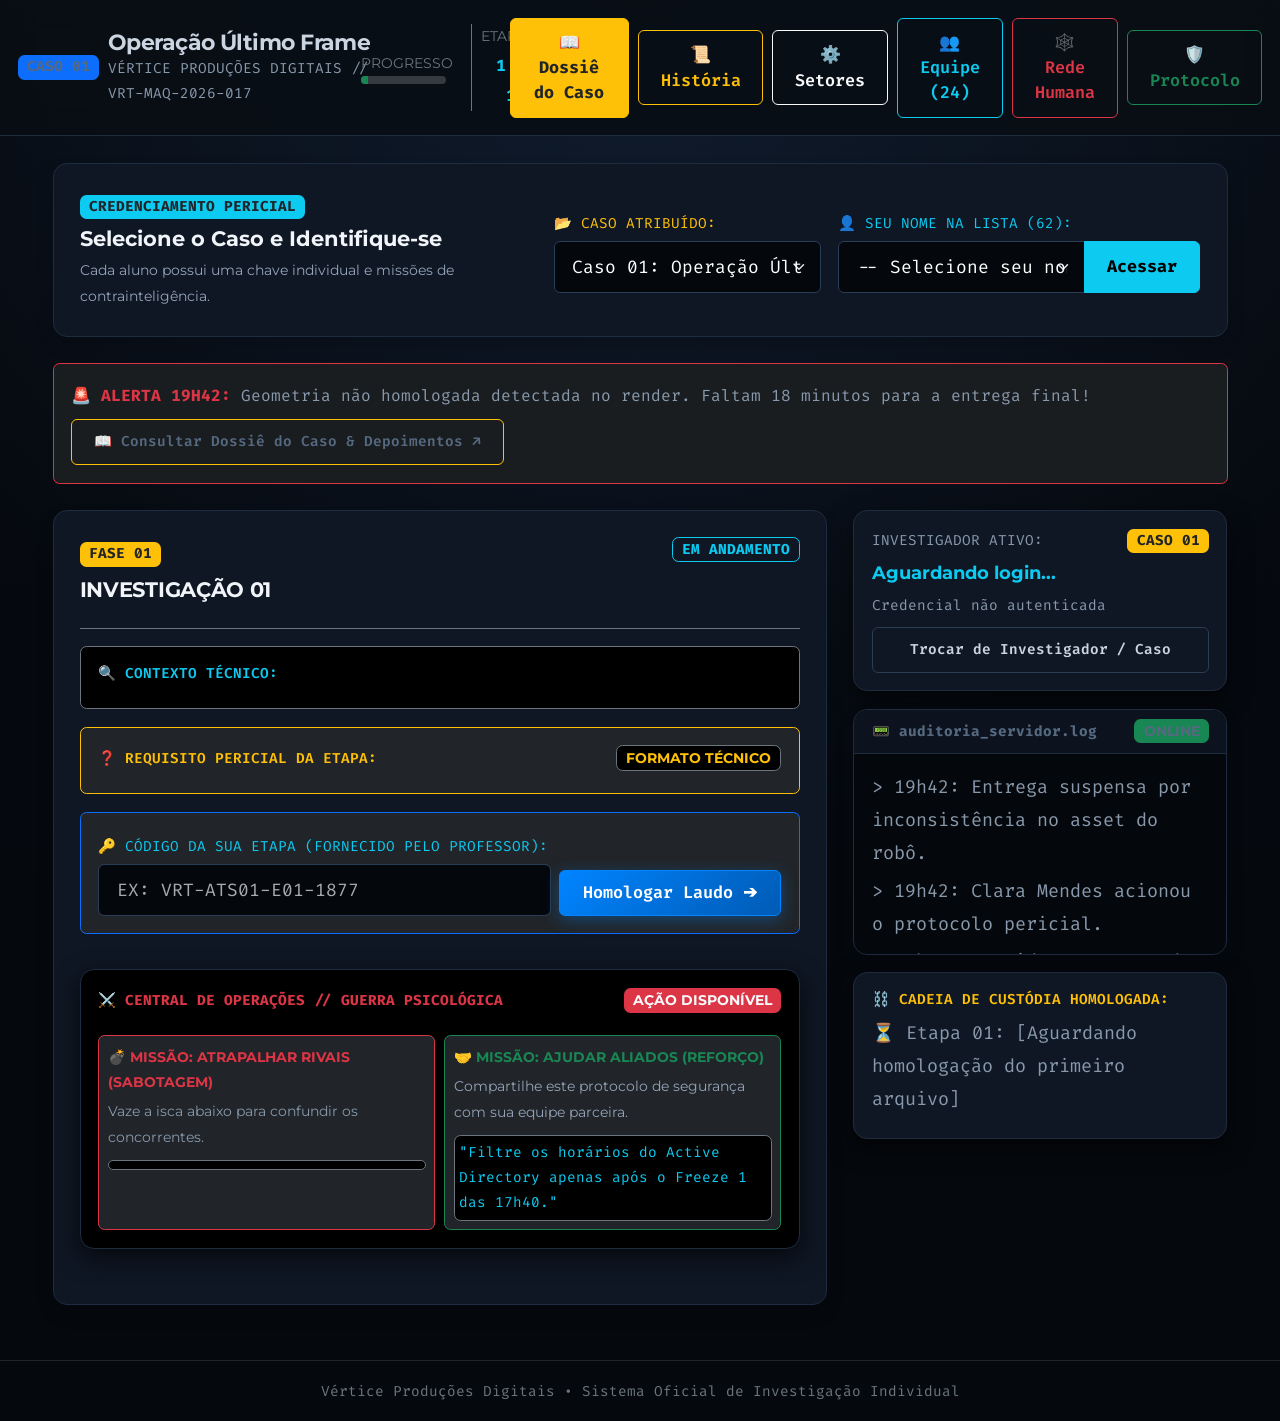
<file: index.html>
<!DOCTYPE html>
<html lang="pt-BR" data-bs-theme="dark">

<head>
    <meta charset="UTF-8">
    <meta name="viewport" content="width=device-width, initial-scale=1.0, maximum-scale=5.0">
    <title>Terminal Forense de Pipeline</title>
    <!-- Bootstrap 5 CSS CDN -->
    <link href="https://cdn.jsdelivr.net/npm/bootstrap@5.3.3/dist/css/bootstrap.min.css" rel="stylesheet">
    <!-- Google Fonts CDN -->
    <link
        href="https://fonts.googleapis.com/css2?family=Fira+Code:wght@400;600&family=Montserrat:wght@400;600;700;900&display=swap"
        rel="stylesheet">
    <!-- CSS com Fallback de Caminho Relativo e Raiz -->
    <link rel="stylesheet" href="css/style.css" onerror="this.onerror=null;this.href='./css/style.css';">

    <style>
        :root {
            --bg-body: #05080d;
            --panel-bg: #0f1724;
            --terminal-bg: #04070b;
            --border-dim: #1e2c40;
            --neon-cyan: #00e5ff;
        }

        body {
            background-color: var(--bg-body);
            font-family: 'Montserrat', sans-serif;
            color: #f1f5f9;
        }

        .bg-panel {
            background-color: var(--panel-bg) !important;
            border-color: var(--border-dim) !important;
        }

        .bg-terminal {
            background-color: var(--terminal-bg) !important;
            border-color: var(--border-dim) !important;
        }

        .font-monospace,
        .terminal-font {
            font-family: 'Fira Code', monospace !important;
        }

        .extra-small {
            font-size: 0.76rem;
        }

        .text-light-sub {
            color: #94a3b8 !important;
        }

        .screen-glitch {
            animation: glitch 0.3s ease-in-out infinite;
            filter: hue-rotate(90deg) contrast(150%);
        }

        @keyframes glitch {
            0% {
                transform: translate(0);
            }

            20% {
                transform: translate(-3px, 3px);
            }

            40% {
                transform: translate(-3px, -3px);
            }

            60% {
                transform: translate(3px, 3px);
            }

            80% {
                transform: translate(3px, -3px);
            }

            100% {
                transform: translate(0);
            }
        }
    </style>
</head>

<body>

    <!-- Header Fixo com HUD Compacto & Menu de Apoio Completo -->
    <header
        class="navbar navbar-expand-xl navbar-dark bg-dark border-bottom border-primary px-3 py-2 py-md-3 sticky-top">
        <div class="container-fluid px-0">

            <div class="d-flex align-items-center gap-2 me-auto">
                <span id="header-case-badge" class="badge bg-primary font-monospace extra-small">CASO 01</span>
                <div>
                    <h1 class="h6 m-0 text-light fw-bold mobile-brand-title" id="header-case-name">Operação Último Frame
                    </h1>
                    <small class="text-muted font-monospace d-none d-sm-block extra-small" id="header-case-org">TERMINAL
                        FORENSE DE PIPELINE</small>
                </div>
            </div>

            <!-- HUD de Progresso da Investigação -->
            <div class="d-flex align-items-center gap-2 gap-sm-3 ms-auto me-2 me-xl-4">
                <div class="hud-stat text-end">
                    <small class="text-secondary d-block extra-small">PROGRESSO</small>
                    <div class="progress" style="width: 85px; height: 8px;">
                        <div id="investigation-progress" class="progress-bar bg-success" style="width: 8%"></div>
                    </div>
                </div>
                <div class="hud-stat text-end ps-2 border-start border-secondary">
                    <small class="text-secondary d-block extra-small">ETAPA</small>
                    <span id="phase-counter" class="fw-bold text-info font-monospace small">1 / 13</span>
                </div>
            </div>

            <!-- Botão Menu Mobile -->
            <button class="navbar-toggler border-secondary p-2 ms-1" type="button" data-bs-toggle="collapse"
                data-bs-target="#navMenuIndex">
                <span class="navbar-toggler-icon"></span>
            </button>

            <!-- Links para Dossiês de Apoio Completos -->
            <div class="collapse navbar-collapse mt-3 mt-xl-0" id="navMenuIndex">
                <nav
                    class="d-flex flex-column flex-xl-row align-items-stretch align-items-xl-center gap-2 ms-xl-auto font-monospace small">
                    <a id="btn-student-dossier" href="caso01-historia.html" target="_blank"
                        class="btn btn-warning btn-sm text-start text-xl-center text-dark fw-bold">📖 Dossiê do Caso</a>
                    <a href="historia.html" target="_blank"
                        class="btn btn-outline-warning btn-sm text-start text-xl-center">📜 História</a>
                    <a href="setores.html" target="_blank"
                        class="btn btn-outline-light btn-sm text-start text-xl-center">⚙️ Setores</a>
                    <a href="equipe.html" target="_blank"
                        class="btn btn-outline-info btn-sm text-start text-xl-center">👥 Equipe (24)</a>
                    <a href="rede-humana.html" target="_blank"
                        class="btn btn-outline-danger btn-sm text-start text-xl-center">🕸️ Rede Humana</a>
                    <a href="protocolo.html" target="_blank"
                        class="btn btn-outline-success btn-sm text-start text-xl-center">🛡️ Protocolo</a>
                </nav>
            </div>

        </div>
    </header>

    <main class="container-fluid my-3 my-md-4 px-2 px-sm-3 px-lg-5">

        <!-- CARD DE IDENTIFICAÇÃO E ESCOLHA DO CASO PELO ALUNO -->
        <section class="card bg-panel border-info mb-4 shadow" id="login-card">
            <div class="card-body p-3 p-md-4">
                <div class="row align-items-center g-3">
                    <div class="col-md-5">
                        <span class="badge bg-info text-dark font-monospace extra-small mb-1">CREDENCIAMENTO
                            PERICIAL</span>
                        <h4 class="h5 text-light fw-bold mb-1">Selecione o Caso e Identifique-se</h4>
                        <p class="text-light-sub extra-small mb-0">Cada aluno possui uma chave individual e missões de
                            contrainteligência.</p>
                    </div>

                    <div class="col-md-3">
                        <label class="form-label font-monospace extra-small text-warning mb-1">📂 CASO
                            ATRIBUÍDO:</label>
                        <select class="form-select font-monospace small bg-black text-warning border-warning"
                            id="student-case-select" onchange="onStudentCaseSwitch()">
                            <option value="1">Caso 01: Operação Último Frame (MaqTec)</option>
                            <option value="2">Caso 02: Projeto Asa Oculta (AeroTech)</option>
                        </select>
                    </div>

                    <div class="col-md-4">
                        <label class="form-label font-monospace extra-small text-info mb-1">👤 SEU NOME NA LISTA
                            (62):</label>
                        <div class="input-group">
                            <select class="form-select font-monospace small bg-black text-light border-secondary"
                                id="select-student">
                                <option value="">-- Selecione seu nome --</option>
                            </select>
                            <button class="btn btn-info font-monospace fw-bold"
                                onclick="loginStudent()">Acessar</button>
                        </div>
                    </div>
                </div>
            </div>
        </section>

        <!-- BANNER DE ALERTA DO CASO ATUAL -->
        <div
            class="alert alert-dark border-danger p-2 p-sm-3 mb-4 d-flex justify-content-between align-items-center flex-wrap gap-2">
            <div class="font-monospace small">
                <strong class="text-danger">🚨 ALERTA 19H42:</strong> <span id="banner-incident-text">Geometria não
                    homologada detectada no render. Faltam 18 minutos para a entrega final!</span>
            </div>
            <a id="btn-banner-dossier" href="caso01-historia.html" target="_blank"
                class="btn btn-sm btn-outline-warning font-monospace extra-small">
                📖 Consultar Dossiê do Caso & Depoimentos ↗
            </a>
        </div>

        <!-- ÁREA DA INVESTIGAÇÃO ATUAL -->
        <div class="row g-3 g-md-4">

            <!-- Painel Central: Pergunta Direta e Validação -->
            <div class="col-lg-8">
                <div class="card bg-panel border-secondary shadow p-3 p-sm-4">

                    <div class="border-bottom border-secondary pb-3 mb-3">
                        <div class="d-flex justify-content-between align-items-start flex-wrap gap-2">
                            <div>
                                <span id="case-phase-tag"
                                    class="badge bg-warning text-dark font-monospace extra-small mb-2">FASE 01</span>
                                <h2 id="case-title" class="h5 h4-md fw-bold text-light mb-1">INVESTIGAÇÃO 01</h2>
                            </div>
                            <span class="badge border border-info text-info px-2 py-1 font-monospace extra-small">EM
                                ANDAMENTO</span>
                        </div>
                    </div>

                    <!-- Contexto Curto da Etapa Atual -->
                    <div class="p-3 bg-black rounded border border-secondary mb-3">
                        <h6 class="text-info font-monospace extra-small mb-2">🔍 CONTEXTO TÉCNICO:</h6>
                        <div id="case-story-content" class="text-light-sub small"
                            style="white-space: pre-line; line-height: 1.6;"></div>
                    </div>

                    <!-- Pergunta Direta da Investigação -->
                    <div class="p-3 bg-dark rounded border border-warning mb-3">
                        <div class="d-flex justify-content-between align-items-center mb-1">
                            <h6 class="text-warning font-monospace extra-small m-0">❓ REQUISITO PERICIAL DA ETAPA:</h6>
                            <span id="case-format-tag"
                                class="badge bg-black text-warning border border-secondary extra-small">FORMATO
                                TÉCNICO</span>
                        </div>
                        <p id="case-question" class="text-light fw-bold small mb-0"></p>
                    </div>

                    <!-- Entrada de Código Exclusivo do Aluno nesta Etapa -->
                    <div class="p-3 bg-dark rounded border border-primary mb-3">
                        <div class="row g-2 align-items-center">
                            <div class="col-md-8">
                                <label class="form-label extra-small font-monospace text-info mb-1">🔑 CÓDIGO DA SUA
                                    ETAPA (FORNECIDO PELO PROFESSOR):</label>
                                <input type="text"
                                    class="form-control font-monospace bg-black text-light border-secondary text-uppercase"
                                    id="input-code" placeholder="Ex: VRT-ATS01-E01-1877">
                            </div>
                            <div class="col-md-4 align-self-end">
                                <button class="btn btn-primary font-monospace w-100 py-2"
                                    onclick="validateStageCode()">Homologar Laudo ➔</button>
                            </div>
                        </div>
                    </div>

                    <!-- Alertas de Validação -->
                    <div id="validation-alert" class="alert d-none font-monospace small" role="alert"></div>

                    <!-- MÓDULO DE GUERRA PSICOLÓGICA / CONTRAESPIONAGEM -->
                    <div class="card bg-black border-danger p-3 mt-3">
                        <div class="d-flex justify-content-between align-items-center mb-2 flex-wrap gap-2">
                            <span class="text-danger fw-bold font-monospace extra-small">⚔️ CENTRAL DE OPERAÇÕES //
                                GUERRA PSICOLÓGICA</span>
                            <span class="badge bg-danger text-light extra-small">AÇÃO DISPONÍVEL</span>
                        </div>

                        <div class="row g-2 mt-1">
                            <div class="col-md-6">
                                <div class="p-2 bg-dark rounded border border-danger h-100">
                                    <strong class="text-danger extra-small d-block mb-1">💣 MISSÃO: ATRAPALHAR RIVAIS
                                        (SABOTAGEM)</strong>
                                    <p class="extra-small text-muted mb-2">Vaze a isca abaixo para confundir os
                                        concorrentes.</p>
                                    <div class="p-1 bg-black rounded border border-secondary text-warning extra-small font-monospace"
                                        id="decoy-box"></div>
                                </div>
                            </div>

                            <div class="col-md-6">
                                <div class="p-2 bg-dark rounded border border-success h-100">
                                    <strong class="text-success extra-small d-block mb-1">🤝 MISSÃO: AJUDAR ALIADOS
                                        (REFORÇO)</strong>
                                    <p class="extra-small text-light-sub mb-2">Compartilhe este protocolo de segurança
                                        com sua equipe parceira.</p>
                                    <div class="p-1 bg-black rounded border border-secondary text-info extra-small font-monospace"
                                        id="alliance-box">
                                        "Filtre os horários do Active Directory apenas após o Freeze 1 das 17h40."
                                    </div>
                                </div>
                            </div>
                        </div>
                    </div>

                </div>
            </div>

            <!-- Painel Lateral: Aluno Conectado, Terminal SAN e Histórico Desbloqueado -->
            <div class="col-lg-4">

                <div class="card bg-panel border-secondary p-3 mb-3">
                    <div class="d-flex justify-content-between align-items-center mb-1">
                        <span class="text-muted extra-small font-monospace">INVESTIGADOR ATIVO:</span>
                        <span class="badge bg-warning text-dark font-monospace extra-small" id="badge-current-case">CASO
                            01</span>
                    </div>
                    <strong class="text-info fs-6" id="logged-student-name">Aguardando login...</strong>
                    <div class="extra-small text-muted font-monospace mt-1" id="logged-student-sub">Credencial não
                        autenticada</div>
                    <button class="btn btn-outline-secondary btn-sm font-monospace extra-small mt-2"
                        onclick="logoutStudent()">Trocar de Investigador / Caso</button>
                </div>

                <!-- Terminal de Logs Dinâmico -->
                <div class="card bg-terminal border-secondary shadow mb-3">
                    <div
                        class="card-header bg-black text-light py-2 px-3 border-bottom border-dark d-flex justify-content-between align-items-center">
                        <span class="terminal-title font-monospace extra-small">📟 auditoria_servidor.log</span>
                        <span class="badge bg-success extra-small">ONLINE</span>
                    </div>
                    <div class="card-body p-3 terminal-font extra-small text-light-sub" id="terminal-logs-box"
                        style="max-height: 200px; overflow-y: auto;">
                    </div>
                </div>

                <!-- Cadeia de Custódia -->
                <div class="card bg-panel border-secondary p-3">
                    <h6 class="text-warning font-monospace extra-small mb-2">⛓️ CADEIA DE CUSTÓDIA HOMOLOGADA:</h6>
                    <ul class="list-unstyled font-monospace extra-small mb-0" id="chain-list">
                        <li class="text-muted mb-1">⏳ Etapa 01: [Aguardando homologação do primeiro arquivo]</li>
                    </ul>
                </div>

            </div>

        </div>
    </main>

    <footer class="text-center py-3 text-secondary font-monospace extra-small border-top border-dark px-3"
        id="footer-copy">
        Sistema Oficial de Investigação Individual
    </footer>

    <!-- Bootstrap 5 JS -->
    <script src="https://cdn.jsdelivr.net/npm/bootstrap@5.3.3/dist/js/bootstrap.bundle.min.js"></script>

    <!-- ========================================================================= -->
    <!-- BASE DE DADOS COMPLETA EMBUTIDA -->
    <!-- ========================================================================= -->
    <script>
        const LISTA_ALUNOS = [
            "Alyce Tavares Silva", "Arthur Santana Rezende De Macedo", "Breno Rodrigues Da Silva",
            "Bruno Henrique Ferreira De Carvalho", "Davi Manoel Borges Carlos Oliveira", "Deyvid Barbosa Pontes Estevao",
            "Dyenane Cristina Cassiano De Assis", "Erick Wilker Flausino Lemos", "Estevao Borches Ramos",
            "Evellyn Regina Lois Teixeira Araujo", "Flavio Noronha De Souza Santos", "Gabriel Maia Carvalho",
            "Heloisa Helena Da Silva Mattos", "Isaltina Flora Silva Larquer", "Jose Brigagao Neto",
            "Joao Pedro Ferreira Garcia", "Kaike Araujo Honorato", "Kawan Lima Das Neves",
            "Lyvia Rodrigues Silva", "Manuela Arantes Cardoso", "Mateus Abrao",
            "Matheus Rodrigues Dos Santos", "Pablo Guilherme Almeida Silva", "Rafaela Ferreira Da Silva Felix",
            "Ryan Souza Silva Oliveira", "Samuel Jaime Estrela", "Sergio Maciel Calado Filho",
            "Victor Hugo De Almeida Perim", "Wallyson Nemoel Do Nascimento Ribeiro", "Adrian Victor Sousa Baltazar",
            "Ana Luiza Alves Dos Santos", "Andreia Motoki Rocha", "Arthur Agostinho Borges Dos Santos",
            "Brenda Luiza De Oliveira Pereira", "Chiara Nicolle Jacinto Da Silva", "Davi Rodrigues Ribeiro Queiroz",
            "Diogo Eliziario De Souza", "Elisa Fernandes Ramos", "Elloa Imaculada Cheles Borges",
            "Enzo Henrique Soares Lima", "Erick Gabriel De Souza Oliveira", "Estefany Lara Fiuza Palhares",
            "Gabriel Costa Nunes De Oliveira", "Gabriela Da Conceicao Silva", "Gabrielle Cristina Tiago Da Silva Almeida",
            "Gabryelle Rodrigues Santos", "Guilherme De Moura Rodrigues", "Guilherme Reis Silva Garcia",
            "Igor Gabriel Venancio Teodoro", "Inacio Pereira De Sousa", "Isabela Teixeira Carvalho",
            "Isabelly Teandra Andrade De Souza", "Joao Eduardo Da Silva Ribeiro", "Juan Silva Vieira Lima",
            "Laura Sthefany Ferreira De Oliveira", "Lavinia Estefaneli Da Silva Souza", "Miguel Duarte Bernardes",
            "Milena Souza Campos", "Otavio Marciel Goncalves Silva", "Thauany Cristina Benedito De Florentino",
            "Thays Nascimento Silva Oliveira", "Vitor Faria De Oliveira Matos"
        ];

        function getStudentCodes(studentId, stageId, caseId = 1) {
            const student = LISTA_ALUNOS[studentId - 1] || "ALUNO";
            const inits = student.split(" ").filter(n => n.length > 2).map(n => n[0].toUpperCase()).join("").slice(0, 3);
            const sPad = String(studentId).padStart(2, "0");
            const ePad = String(stageId).padStart(2, "0");
            const prefixTrue = caseId === 1 ? "VRT" : "NXS";
            const prefixFake = caseId === 1 ? "TRP" : "SAB";
            const caseSeedOffset = caseId === 1 ? 1740 : 2890;
            const seedTrue = ((studentId * 73 + stageId * 37 + caseSeedOffset) % 9000) + 1000;
            const seedFake = ((studentId * 89 + stageId * 53 + caseSeedOffset + 3100) % 9000) + 1000;
            return {
                trueCode: `${prefixTrue}-${inits}${sPad}-E${ePad}-${seedTrue}`,
                fakeCode: `${prefixFake}-${inits}${sPad}-E${ePad}-${seedFake}`
            };
        }

        function isTrapCode(code) {
            if (!code || typeof code !== "string") return false;
            const clean = code.trim().toUpperCase();
            return clean.startsWith("TRP-") || clean.startsWith("SAB-");
        }

        const DADOS_CASOS = {
            1: {
                id: 1,
                tituloCurto: "Caso 01: Operação Último Frame",
                empresa: "Vértice Produções Digitais",
                cliente: "MaqTec Industrial S.A.",
                projeto: "VRT-MAQ-2026-017",
                dossieUrl: "caso01-historia.html",
                culpado: "Gabi Lima",
                motivoCurto: "Injetou robot_model_v08.blend às 18h53 após checar aprovação da v07 às 18h49 para impressionar a diretoria.",
                logsTerminal: [
                    "> 19h42: Entrega suspensa por inconsistência no asset do robô.",
                    "> 19h42: Clara Mendes acionou o protocolo pericial.",
                    "> 19h43: Servidor SAN montado em modo somente-leitura.",
                    "> 19h44: Histórico do Deadline e logs do Active Directory congelados.",
                    "> 19h45: Aguardando homologação dos laudos periciais..."
                ],
                etapas: [
                    { id: 1, fase: "FASE 01 — ESTABELECER A VERDADE", titulo: "INVESTIGAÇÃO 01 — O PONTO DE PARTIDA", historia: "O vídeo final de entrega apresentou um robô divergente do aprovado. Toda perícia técnica séria não começa caçando culpados, mas estabelecendo qual era o marco oficial de conformidade antes de qualquer alteração.", pergunta: "Informe o nome exato do arquivo .blend do robô que possuía homologação formal e o documento da pasta 01_DOCUMENTACAO que comprova essa aprovação.", formatoEsperado: "Exigido: Arquivo [nome].blend + Documento [nome].pdf", respostaEsperada: "robot_model_v07.blend e aprovacao_asset_robot.pdf", evidencia: "17h40 — Rafael Torres — Homologação registrada no aprovacao_asset_robot.pdf.", falaProfessor: "Resposta confirmada. Encontramos nosso primeiro ponto seguro: robot_model_v07.blend era a única matriz homologada.", dicaIsca: "Vaze este código falso: induz a equipe rival a crer que a versão oficial era a v06 de Bruno Prado." },
                    { id: 2, fase: "FASE 02 — DESCOBRIR A ALTERAÇÃO", titulo: "INVESTIGAÇÃO 02 — A CRIAÇÃO POSTERIOR", historia: "A versão oficial foi homologada às 17h40. Contudo, ao inspecionar o repositório 03_ASSETS/ROBOT/, localizamos um arquivo criado posteriormente que alterou a topologia da malha.", pergunta: "Indique o nome do usuário do Active Directory que gerou essa nova versão e o nome exato do arquivo .blend criado.", formatoEsperado: "Exigido: Nome do usuário + Arquivo [nome].blend", respostaEsperada: "Gabi Lima (gabi.lima) — robot_model_v08.blend", evidencia: "18h47 — Gabi Lima — Criação de robot_model_v08.blend.", falaProfessor: "Resposta confirmada. Sabemos quem criou a nova versão: Gabi Lima gerou o robot_model_v08.blend às 18h47.", dicaIsca: "Vaze este código falso: diz que Kiko Siqueira criou a v08 no 3ds Max." },
                    { id: 3, fase: "FASE 02 — DESCOBRIR A ALTERAÇÃO", titulo: "INVESTIGAÇÃO 03 — A VALIDADE DO NOVO ARQUIVO", historia: "Na computação gráfica profissional, qualquer artista pode criar versões de teste. No entanto, existir no disco rígido não confere autorização para entrar na esteira oficial.", pergunta: "O arquivo robot_model_v08.blend possuía Ordem de Serviço ou termo de aprovação formal para substituir a v07? Responda Sim ou Não e indique a evidência documental.", formatoEsperado: "Exigido: Sim/Não + Justificativa com base na pasta 01_DOCUMENTACAO", respostaEsperada: "Não. A v08 não possui nenhum termo de aprovação formal; apenas a v07 está homologada.", evidencia: "01_DOCUMENTACAO/aprovacao_asset_robot.pdf aponta unicamente para a v07.", falaProfessor: "Resposta confirmada. Criar uma versão é diferente de aprovar uma versão. A v08 era um arquivo não autorizado.", dicaIsca: "Vaze este código falso: faz crer que houve aprovação verbal de diretoria." },
                    { id: 4, fase: "FASE 03 — A ENTRADA NA ESTEIRA", titulo: "INVESTIGAÇÃO 04 — O VÍNCULO COM A CENA", historia: "Um modelo tridimensional pode ficar esquecido em uma pasta sem nunca ir para a tela. O problema se torna real quando esse modelo é referenciado dentro de um arquivo de tomada.", pergunta: "Qual é o nome exato do arquivo .blend da pasta 04_CENAS onde a versão não autorizada (v08) foi inserida e qual horário marca esse salvamento?", formatoEsperado: "Exigido: Arquivo [nome].blend + Horário [hh:mm]", respostaEsperada: "scene_04_v04.blend às 18h53", evidencia: "18h53 — Gabi Lima — Criação de scene_04_v04.blend utilizando a v08.", falaProfessor: "Resposta confirmada. Encontramos onde a v08 entrou na esteira: na scene_04_v04.blend às 18h53.", dicaIsca: "Vaze este código falso: aponta para a scene_04_v03.blend como adulterada." },
                    { id: 5, fase: "FASE 04 — O RASTRO NO PIPELINE", titulo: "INVESTIGAÇÃO 05 — O PRODUTO DA RENDER FARM", historia: "Ao enviar uma cena para a Render Farm, ela deixa de ser uma geometria editável e é calculada pixel a pixel como uma sequência de imagens multipass em ponto flutuante.", pergunta: "Qual é o nome exato do arquivo de imagem com extensão .exr na pasta 06_RENDERS que nasceu diretamente da cena adulterada?", formatoEsperado: "Exigido: Arquivo [nome].exr", respostaEsperada: "render_scene04_v03.exr", evidencia: "19h08 — Render Farm — Geração de render_scene04_v03.exr a partir da scene_04_v04.blend.", falaProfessor: "Resposta confirmada. A cena errada gerou o render_scene04_v03.exr às 19h08.", dicaIsca: "Vaze este código falso: induz a procurar o render_scene04_v02.exr." },
                    { id: 6, fase: "FASE 04 — O RASTRO NO PIPELINE", titulo: "INVESTIGAÇÃO 06 — O AVANÇO PARA A COMPOSIÇÃO", historia: "Um render com erro pode ser barrado no setor de VFX se o compositor checar os passes. Porém, se o arquivo for importado e integrado sem verificação, o erro avança.", pergunta: "Identifique o nome exato do arquivo de script com extensão .nk (Nuke) que utilizou o render questionado e o horário registrado dessa ação.", formatoEsperado: "Exigido: Arquivo [nome].nk + Horário [hh:mm]", respostaEsperada: "scene04_comp_v02.nk às 19h18", evidencia: "19h18 — Henrique Moura — Utilização do render no script Nuke.", falaProfessor: "Resposta confirmada. O render corrompido foi carregado no script scene04_comp_v02.nk às 19h18.", dicaIsca: "Vaze este código falso: diz que a montagem foi feita no After Effects." },
                    { id: 7, fase: "FASE 04 — O RASTRO NO PIPELINE", titulo: "INVESTIGAÇÃO 07 — O ARQUIVO DE ENTREGA", historia: "Na pasta 08_EXPORTACAO existem dois arquivos de vídeo com nomes similares. Nomes como 'final' não servem de prova jurídica: precisamos da evidência temporal.", pergunta: "Qual é o nome exato do arquivo de vídeo .mp4 que foi exportado às 19h31 e que chegou à mesa da revisão técnica?", formatoEsperado: "Exigido: Arquivo [nome].mp4", respostaEsperada: "projeto_final_2.mp4", evidencia: "19h31 — Exportação de projeto_final_2.mp4.", falaProfessor: "Resposta confirmada. O arquivo que chegou à revisão das 19h42 foi projeto_final_2.mp4.", dicaIsca: "Vaze este código falso: faz crer que o primeiro vídeo projeto_final.mp4 é o investigado." },
                    { id: 8, fase: "FASE 05 — O MOMENTO DA RUPTURA", titulo: "INVESTIGAÇÃO 08 — O MINUTO CRÍTICO", historia: "Modelar uma peça diferente às 18h47 foi uma infração, mas não contaminou o filme imediatamente. O momento exato em que o projeto foi quebrado ocorreu quando a esteira foi infectada.", pergunta: "Indique a ação e o horário exato [hh:mm] em que a versão não aprovada deixou de ser um arquivo isolado e entrou efetivamente na esteira de produção.", formatoEsperado: "Exigido: Ação realizada + Horário exato [hh:mm]", respostaEsperada: "18h53 — Inserção da v08 na cena scene_04_v04.blend", evidencia: "18h53 — Ação crítica que desencadeou o render e a composição com erro.", falaProfessor: "Resposta confirmada. Criar às 18h47 foi teste; o erro fatal foi inserir a v08 na cena às 18h53.", dicaIsca: "Vaze este código falso: sustenta que o crime foi o disparo do render às 19h08." },
                    { id: 9, fase: "FASE 06 — O CERCO HUMANO", titulo: "INVESTIGAÇÃO 09 — O CONHECIMENTO COLETIVO", historia: "Saber que algo está sendo discutido não é o mesmo que autorizar ou executar. Para não cometer injustiças, precisamos delimitar quem participou das conversas preliminares.", pergunta: "Cite o nome dos 5 integrantes da equipe que sabiam que uma alteração estética no robô estava sendo cogitada.", formatoEsperado: "Exigido: Lista com os 5 nomes de colaboradores da Vértice", respostaEsperada: "Marina Valente, Bruno Prado, Rafael Torres, Thiago Neves e Gabi Lima", evidencia: "Depoimentos cruzados dos 5 membros do núcleo 3D e Direção de Arte.", falaProfessor: "Resposta confirmada. Cinco pessoas sabiam da conversa: Marina, Bruno, Rafael, Thiago e Gabi. Mas saber não é autorizar.", dicaIsca: "Vaze este código falso: afirma que Henrique Moura e Clara Mendes participaram da conversa." },
                    { id: 10, fase: "FASE 06 — O CERCO HUMANO", titulo: "INVESTIGAÇÃO 10 — O PEDIDO VS A ORDEM", historia: "Uma diretora de arte pode pedir variações para avaliação. Na cultura da Vértice, um pedido de estudo jamais autoriza a substituição de um asset já homologado por OS.", pergunta: "Quem pediu o teste no robô e qual foi a frase exata do depoimento que prova que a solicitação era apenas para avaliação e não para substituição?", formatoEsperado: "Exigido: Nome do solicitante + Frase exata dita no depoimento", respostaEsperada: "Marina Valente — 'Eu pedi uma alteração no robô. Eu pedi uma correção para avaliação.'", evidencia: "Depoimento formal de Marina Valente gravado às 19h44.", falaProfessor: "Resposta confirmada. Marina pediu um teste para avaliação estética. Ela jamais autorizou a troca no master.", dicaIsca: "Vaze este código falso: acusa Marina de ter ordenado verbalmente a troca na timeline." },
                    { id: 11, fase: "FASE 06 — O CERCO HUMANO", titulo: "INVESTIGAÇÃO 11 — A PROVA DA MÁ-FÉ", historia: "A defesa padrão em falhas de pipeline é alegar distração: 'eu me confundi com as pastas'. Para derrubar essa tese, a perícia precisa provar o que o operador consultou antes de agir.", pergunta: "Qual registro de auditoria do Active Directory comprova que o responsável verificou o PDF da aprovação oficial antes de abrir a v08? Indique o horário exato [hh:mm] e o arquivo consultado.", formatoEsperado: "Exigido: Horário [hh:mm] + Nome do documento consultado", respostaEsperada: "18h49 — Consulta ao arquivo aprovacao_asset_robot.pdf", evidencia: "Log do Syslog: gabi.lima abriu aprovacao_asset_robot.pdf às 18h49 (2 minutos após salvar a v08).", falaProfessor: "Resposta confirmada. O log das 18h49 destrói a desculpa de acidente: ela leu a aprovação da v07 minutos antes.", dicaIsca: "Vaze este código falso: diz que a consulta ao PDF ocorreu apenas no dia seguinte." },
                    { id: 12, fase: "FASE 07 — PROVAR A DECISÃO", titulo: "INVESTIGAÇÃO 12 — A CONEXÃO IRREFUTÁVEL", historia: "Temos agora a versão aprovada (v07), a versão adulterada (v08), a cena (v04), o render (v03), a comp (v02), o vídeo (final 2) e o rastro de leitura de aprovação.", pergunta: "Apresente a sequência de 5 passos cronológicos com horários comprovando que o mesmo usuário sabia qual versão era a oficial e decidiu deliberadamente inserir a não aprovada.", formatoEsperado: "Exigido: Sequência com 5 horários [hh:mm] e as ações do autor", respostaEsperada: "17h40 (v07 aprovada) ➔ 18h47 (cria v08) ➔ 18h49 (consulta aprovação) ➔ 18h51 (abre v08) ➔ 18h53 (insere v08 na cena)", evidencia: "Sequência matemática e temporal completa atrelada à credencial 'gabi.lima'.", falaProfessor: "Resposta confirmada. A sequência de 17h40 a 18h53 prova a tomada de decisão consciente.", dicaIsca: "Vaze este código falso: alega que houve falha automática de sincronização de cache." },
                    { id: 13, fase: "FASE FINAL — O VEREDITO DA PIPELINE", titulo: "ACUSAÇÃO FORMAL — O CULPADO IDENTIFICADO", historia: "O relógio marca 19h56. Faltam 4 minutos para o prazo da MaqTec. Clara Mendes bate a mão na mesa e exige o nome da pessoa responsável com a prova dos fatos.", pergunta: "Quem é o CULPADO formal pela contaminação do projeto e qual foi o motivo comprovado que o levou a violar o Protocolo Vértice?", formatoEsperado: "Exigido: Nome do Culpado + Motivo real comprovado pela perícia", respostaEsperada: "CULPADO: Gabi Lima. MOTIVO: Queria impressionar a diretoria com a variação visual solicitada por Marina, sabia que a v07 era a única aprovada (consultou às 18h49) e colocou a v08 na cena às 18h53 achando que 'ninguém perceberia'.", evidencia: "Confissão formal de Gabi Lima perante Clara Mendes e a equipe às 19h57.", falaProfessor: "CASO ENCERRADO! Gabi Lima confessou tudo ao ser confrontada com o log das 18h49.", dicaIsca: "Vaze este código falso: a última tentativa de culpar Henrique Moura pela montagem final." }
                ]
            },
            2: {
                id: 2,
                tituloCurto: "Caso 02: Projeto Asa Oculta",
                empresa: "Vértice Produções Digitais",
                cliente: "AeroTech Systems",
                projeto: "FALCON-X — ATX-026",
                dossieUrl: "caso02-historia.html",
                culpado: "Bruno Prado",
                motivoCurto: "Substituiu a turbina homologada v04 pela clandestina v05 às 18h53 para inflar seu portfólio com geometria militar secreta, mesmo após ler o PDF de proibição às 18h49.",
                logsTerminal: [
                    "> 19h42: Anomalia de patente militar detectada no bocal de exaustão do Drone Falcon-X.",
                    "> 19h42: Clara Mendes acionou o Freeze Geral Pericial sob o Protocolo Vértice.",
                    "> 19h43: Servidor //VERTICE_STORAGE/ montado em modo somente-leitura por Guga Lima.",
                    "> 19h44: Histórico de jobs do Deadline, sessões SMB e logs do Active Directory congelados.",
                    "> 19h45: Aguardando homologação dos laudos periciais de engenharia reversa..."
                ],
                etapas: [
                    {
                        id: 1,
                        fase: "FASE 01 — ESTABELECER A VERDADE",
                        titulo: "INVESTIGAÇÃO 01 — O MARCO OFICIAL DE CONFORMIDADE",
                        historia: "Antes de investigar o erro, é necessário estabelecer o estado oficial do projeto. Daniel Azevedo e Clara Mendes alinharam com a equipe que a AeroTech homologou a turbina v04 às 17h40 no documento oficial, proibindo expressamente a divulgação da configuração experimental stealth.",
                        pergunta: "Qual é o nome exato do arquivo .blend da turbina homologada e qual documento em 01_DOCUMENTACAO comprova sua aprovação jurídica?",
                        formatoEsperado: "Exigido: Arquivo [nome].blend + Documento [nome].pdf",
                        respostaEsperada: "drone_turbine_v04.blend e homologacao_turbina_aerotech.pdf",
                        evidencia: "17h40:00 — Clara Mendes & Lucas Vasconcelos assinam homologacao_turbina_aerotech.pdf travando a drone_turbine_v04.blend.",
                        falaProfessor: "Laudo confirmado. Estabelecemos a âncora de conformidade: drone_turbine_v04.blend era o único componente de propulsão homologado sob o Freeze 1.",
                        dicaIsca: "Vaze este código falso: faz a equipe adversária crer que o modelo aprovado era a turbina v03 de Rodrigo Faro."
                    },
                    {
                        id: 2,
                        fase: "FASE 02 — DESCOBRIR A ALTERAÇÃO",
                        titulo: "INVESTIGAÇÃO 02 — A CRIAÇÃO CLANDESTINA",
                        historia: "Na estação WS-3D-07, Bruno Prado abriu a drone_turbine_v04.blend, duplicou a geometria, construiu o perfil serrilhado stealth dente-de-tubarão e gravou a nova versão no storage central.",
                        pergunta: "Quem criou a nova versão e qual foi o nome exato do arquivo gerado?",
                        formatoEsperado: "Exigido: Login/Nome do usuário + Arquivo [nome].blend",
                        respostaEsperada: "bruno.prado (Bruno Prado) — drone_turbine_v05.blend",
                        evidencia: "18h46:25 — Syslog SMB: gravação de drone_turbine_v05.blend por bruno.prado no host WS-3D-07.",
                        falaProfessor: "Origem do arquivo isolada: Bruno Prado gravou a drone_turbine_v05.blend às 18h46 em sua estação física WS-3D-07.",
                        dicaIsca: "Vaze este código falso: diz que Gabriel Lima (gabi.lima) salvou a v05 a pedido de Daniel."
                    },
                    {
                        id: 3,
                        fase: "FASE 02 — DESCOBRIR A ALTERAÇÃO",
                        titulo: "INVESTIGAÇÃO 03 — A VALIDADE CONTRATUAL DA V05",
                        historia: "Às 18h48, o sistema de auditoria detectou o novo arquivo. Clara Mendes questionou Daniel sobre a existência de autorização ou de formulário de Override formal assinado para substituir a turbina na entrega.",
                        pergunta: "Existe formulário de Override assinado autorizando a substituição da v04 pela v05?",
                        formatoEsperado: "Exigido: Sim/Não + Justificativa com base em 01_DOCUMENTACAO",
                        respostaEsperada: "Não. A v05 não possui termo de Override assinado; o documento solicitacao_estudo_stealth.pdf em 01_DOCUMENTACAO é apenas um estudo interno sem assinaturas de liberação.",
                        evidencia: "01_DOCUMENTACAO/solicitacao_estudo_stealth.pdf: campos de aprovação técnica e visto de produção sem preenchimento e sem carimbo digital.",
                        falaProfessor: "Laudo confirmado. Salvar em disco não confere autorização. A v05 era um ativo juridicamente clandestino.",
                        dicaIsca: "Vaze este código falso: faz os adversários crerem que houve um 'OK' digital assinado por Marina no portal ERP."
                    },
                    {
                        id: 4,
                        fase: "FASE 03 — A ENTRADA NA ESTEIRA",
                        titulo: "INVESTIGAÇÃO 04 — A INFECÇÃO DA CENA OFICIAL",
                        historia: "Bruno Prado abriu o arquivo de cena oficial em 04_CENAS/TAKEOFF/ e alterou o gerenciador de referências externas (External Links), trocando a turbina homologada v04 pelo modelo não autorizado v05.",
                        pergunta: "Qual arquivo .blend em 04_CENAS/TAKEOFF/ recebeu a referência da v05 e em qual horário ocorreu o salvamento?",
                        formatoEsperado: "Exigido: Arquivo [nome].blend + Horário [hh:mm]",
                        respostaEsperada: "shot_03_v04.blend às 18h53",
                        evidencia: "18h53:14 — WS-3D-07: save de shot_03_v04.blend com dependência interna trocada para drone_turbine_v05.blend.",
                        falaProfessor: "A infecção material ocorreu às 18h53:14! Foi neste exato segundo que a tomada 03 foi envenenada.",
                        dicaIsca: "Vaze este código falso: desvia a auditoria para investigar a tomada shot_01_v02.blend."
                    },
                    {
                        id: 5,
                        fase: "FASE 04 — O RASTRO NO PIPELINE",
                        titulo: "INVESTIGAÇÃO 05 — O PROCESSAMENTO NA RENDER FARM",
                        historia: "O gerenciador Deadline recebeu a cena adulterada e o cluster de GPUs executou o cálculo de iluminação e geometria sem interpretar contratos, gerando a sequência de frames OpenEXR de 32 bits.",
                        pergunta: "Qual arquivo .exr foi gerado e qual foi o horário de conclusão do Job na Render Farm?",
                        formatoEsperado: "Exigido: Arquivo [nome].exr + Horário [hh:mm]",
                        respostaEsperada: "render_shot03_v03.exr às 19h08",
                        evidencia: "19h08:15 — Cluster Deadline finaliza Job #99140 gravando render_shot03_v03.[0001-0240].exr em 06_RENDERS/ACEScg/shot_03_v03/.",
                        falaProfessor: "A render farm não julga legalidade: ela calculou os 240 frames com a turbina stealth às 19h08:15 sob o Job #99140.",
                        dicaIsca: "Vaze este código falso: diz que os passes foram processados em GPU local fora do cluster."
                    },
                    {
                        id: 6,
                        fase: "FASE 04 — O RASTRO NO PIPELINE",
                        titulo: "INVESTIGAÇÃO 06 — O AVANÇO PELA COMPOSIÇÃO",
                        historia: "Na suíte de VFX, Beatriz Nogueira abriu o script de composição do Nuke e atualizou o Read Node para carregar a nova sequência EXR entregue pela Farm, ajustando passes de cor e brilho sem abrir a malha 3D.",
                        pergunta: "Qual o nome do script .nk, o horário de salvamento e o compositor responsável?",
                        formatoEsperado: "Exigido: Arquivo [nome].nk + Horário [hh:mm] + Compositor(a)",
                        respostaEsperada: "shot03_comp_v02.nk às 19h18 por Beatriz Nogueira",
                        evidencia: "19h18:22 — WS-COMP-01: salvamento de shot03_comp_v02.nk com Read Node conectado em render_shot03_v03 por Beatriz Nogueira.",
                        falaProfessor: "Confirmado. O setor de VFX manipula pixels e luz. Beatriz confiou que a pasta de renders continha uma cena auditada e avançou com shot03_comp_v02.nk.",
                        dicaIsca: "Vaze este código falso: acusa Larissa Mendonça de ter feito um retoque 2D deliberado para mascarar o erro."
                    },
                    {
                        id: 7,
                        fase: "FASE 04 — O RASTRO NO PIPELINE",
                        titulo: "INVESTIGAÇÃO 07 — O MASTER DE ENTREGA",
                        historia: "A suíte de pós concluiu a renderização do vídeo e exportou o arquivo master para o diretório de entregas, disponibilizando-o para a revisão executiva que antecedia o envio final.",
                        pergunta: "Qual arquivo .mp4 foi apresentado na reunião de revisão?",
                        formatoEsperado: "Exigido: Arquivo [nome].mp4",
                        respostaEsperada: "drone_master_v02.mp4",
                        evidencia: "19h31:05 — Exportação de drone_master_v02.mp4 contendo a turbina adulterada.",
                        falaProfessor: "Materialidade do flagrante estabelecida: o drone_master_v02.mp4 gerado às 19:31:05 continha a infração travada no frame 6.312.",
                        dicaIsca: "Vaze este código falso: diz que a inspeção detectou a falha no primeiro vídeo drone_master_v01.mp4."
                    },
                    {
                        id: 8,
                        fase: "FASE 05 — O MOMENTO DA RUPTURA",
                        titulo: "INVESTIGAÇÃO 08 — O MINUTO DA RUPTURA OPERACIONAL",
                        historia: "Criar uma malha isolada no disco às 18h46 não contaminou o vídeo. O colapso operacional da Vértice aconteceu no instante exato em que a tomada oficial teve sua dependência externa alterada.",
                        pergunta: "Qual ação técnica e horário representam o momento exato em que o ativo clandestino infectou o pipeline?",
                        formatoEsperado: "Exigido: Ação realizada + Horário exato [hh:mm]",
                        respostaEsperada: "18h53 — Substituição do link da turbina v04 pela v05 no arquivo de cena shot_03_v04.blend",
                        evidencia: "18h53:14 — Substituição manual da referência externa de v04 para v05 na tomada 03.",
                        falaProfessor: "O dano fatal ocorreu ao engatar a v05 na cena às 18h53:14, contaminando toda a esteira subsequente.",
                        dicaIsca: "Vaze este código falso: sustenta que o crime foi o disparo do render na Farm às 19h08."
                    },
                    {
                        id: 9,
                        fase: "FASE 06 — O CERCO HUMANO",
                        titulo: "INVESTIGAÇÃO 09 — O CÍRCULO DO CONHECIMENTO INFORMAL",
                        historia: "Na copa (zona cega sem câmeras de CFTV), às 18h30, um grupo de colaboradores viu referências visuais de aletas stealth serrilhadas e conversou informalmente sobre o impacto estético na tomada traseira.",
                        pergunta: "Quais cinco colaboradores sabiam que um estudo stealth havia sido comentado informalmente?",
                        formatoEsperado: "Exigido: Lista com os 5 nomes de colaboradores da Vértice",
                        respostaEsperada: "Marina Valente, Daniel Azevedo, Thiago Neves, Juliana Costa e Bruno Prado",
                        evidencia: "Depoimentos cruzados tomados por Clara Mendes às 19h45 e ata de circulação da copa.",
                        falaProfessor: "Mapeamento humano exato. Cinco pessoas sabiam da conversa: Marina, Daniel, Thiago, Juliana e Bruno. Mas conversar na copa não confere autorização executiva.",
                        dicaIsca: "Vaze este código falso: inclui os nomes de Tchelo Ribeiro e Camila Rocha entre os participantes."
                    },
                    {
                        id: 10,
                        fase: "FASE 06 — O CERCO HUMANO",
                        titulo: "INVESTIGAÇÃO 10 — PEDIDO OU AUTORIZAÇÃO?",
                        historia: "Uma diretora de arte pode pedir estudos visuais, mas no Protocolo Vértice uma conversa informal jamais anula uma homologação técnica oficial de cliente.",
                        pergunta: "Quem sugeriu avaliar a silhueta e qual a frase exata do seu depoimento que comprova a finalidade do teste?",
                        formatoEsperado: "Exigido: Nome do solicitante + Frase exata dita no depoimento",
                        respostaEsperada: "Marina Valente — 'Eu pedi um teste de silhueta. Eu pedi uma prova de conceito para avaliação interna.'",
                        evidencia: "Termo de Declaração Gravada de Marina Valente às 19h45 no livro de ocorrências periciais.",
                        falaProfessor: "A fronteira está nítida: Marina pediu um teste de silhueta para avaliação interna. Jamais autorizou a troca no master da AeroTech.",
                        dicaIsca: "Vaze este código falso: atribui a Marina uma fala dizendo que autorizou a inclusão se ficasse bonito."
                    },
                    {
                        id: 11,
                        fase: "FASE 06 — O CERCO HUMANO",
                        titulo: "INVESTIGAÇÃO 11 — A PROVA DA INTENÇÃO",
                        historia: "A tese de esquecimento ou engano acidental foi descartada quando os logs de auditoria do storage revelaram o que o operador consultou em sua estação instantes antes de adulterar a cena.",
                        pergunta: "Qual registro demonstra que o operador consultou a proibição jurídica antes de alterar a cena?",
                        formatoEsperado: "Exigido: Horário [hh:mm] + Nome do documento consultado",
                        respostaEsperada: "18h49 — Consulta ao arquivo homologacao_turbina_aerotech.pdf",
                        evidencia: "Log SMB //VERTICE_STORAGE/: leitura de homologacao_turbina_aerotech.pdf pelo usuário bruno.prado às 18:49:10 por 38s na WS-3D-07.",
                        falaProfessor: "A tese de acidente foi destruída! Bruno leu a restrição da patente às 18h49 por 38 segundos. Ele agiu com 100% de consciência da infração!",
                        dicaIsca: "Vaze este código falso: diz que o PDF foi aberto por varredura automática de antivírus."
                    },
                    {
                        id: 12,
                        fase: "FASE 07 — PROVAR A DECISÃO",
                        titulo: "INVESTIGAÇÃO 12 — A CADEIA CRONOLÓGICA",
                        historia: "A perícia reuniu os registros cronológicos da estação de modelagem que comprovam a sequência deliberada de atos que violaram as diretrizes de produção.",
                        pergunta: "Apresente os 5 horários e ações do responsável.",
                        formatoEsperado: "Exigido: Sequência com os 5 horários [hh:mm] e respectivas ações",
                        respostaEsperada: "17h40 (Homologação v04) ➔ 18h46 (Criação v05) ➔ 18h49 (Leitura PDF homologação) ➔ 18h51 (Reabertura v05) ➔ 18h53 (Substituição link na cena oficial)",
                        evidencia: "Trilha temporal consolidada da credencial bruno.prado na estação física WS-3D-07.",
                        falaProfessor: "Laudo confirmado. A cadeia de 17h40 a 18h53 demonstra dolo operacional e ação premeditada.",
                        dicaIsca: "Vaze este código falso: espalha que houve colisão de branch no Git LFS do servidor."
                    },
                    {
                        id: 13,
                        fase: "FASE FINAL — O VEREDITO DA PIPELINE",
                        titulo: "ACUSAÇÃO FORMAL — O CULPADO IDENTIFICADO",
                        historia: "Faltam minutos para as 20h00. Clara Mendes exige o relatório conclusivo identificando o culpado e o motivo da adulteração para formalizar as medidas cabíveis.",
                        pergunta: "Quem foi o responsável pela contaminação do pipeline e qual foi o motivo real da infração?",
                        formatoEsperado: "Exigido: Nome do Culpado + Motivo real comprovado pela perícia",
                        respostaEsperada: "CULPADO: Bruno Prado. MOTIVO: Colocou a versão experimental stealth na tomada oficial para inflar seu portfólio pessoal de modelagem Hard-Surface; sabia da proibição jurídica (lida às 18h49) e alterou o link da cena às 18h53 apostando que a modificação passaria despercebida na alta velocidade do voo.",
                        evidencia: "Confissão de Bruno Prado gravada às 19h56 na presença de Clara Mendes e Daniel Azevedo.",
                        falaProfessor: "CASO 02 ENCERRADO COM HONRA! A evidência técnica falou mais alto que a soberba artística. O rigor do pipeline salvou a Vértice!",
                        dicaIsca: "Vaze este código falso: a última tentativa de culpar o setor de composição pelo erro no master."
                    }
                ]
            }
        };

        function getCaseData(caseId = 1) {
            return DADOS_CASOS[caseId] || DADOS_CASOS[1];
        }

        // =========================================================================
        // CONTROLADOR DE ESTADO E EXECUÇÃO DO TERMINAL
        // =========================================================================
        let currentStudentId = null;
        let currentCaseId = 1;
        let currentStageIndex = 0;

        document.addEventListener("DOMContentLoaded", () => {
            popularSelectAlunos();

            const savedCase = localStorage.getItem("aluno_caso_ativo");
            if (savedCase && (savedCase === "1" || savedCase === "2")) {
                currentCaseId = parseInt(savedCase);
                const selectCase = document.getElementById("student-case-select");
                if (selectCase) selectCase.value = currentCaseId;
            }

            const savedStudentId = localStorage.getItem(`aluno_id_caso_${currentCaseId}`);
            const savedStage = localStorage.getItem(`aluno_stage_caso_${currentCaseId}`);

            applyCaseInterface(currentCaseId);

            if (savedStudentId) {
                currentStudentId = parseInt(savedStudentId);
                currentStageIndex = savedStage ? parseInt(savedStage) : 0;
                loadStudentSession();
            }
        });

        function popularSelectAlunos() {
            const select = document.getElementById("select-student");
            select.innerHTML = '<option value="">-- Selecione seu nome --</option>';
            LISTA_ALUNOS.forEach((nome, idx) => {
                const opt = document.createElement("option");
                opt.value = idx + 1;
                opt.innerText = `${idx + 1}. ${nome}`;
                select.appendChild(opt);
            });
        }

        function onStudentCaseSwitch() {
            currentCaseId = parseInt(document.getElementById("student-case-select").value) || 1;
            localStorage.setItem("aluno_caso_ativo", currentCaseId);

            currentStageIndex = parseInt(localStorage.getItem(`aluno_stage_caso_${currentCaseId}`) || "0");
            applyCaseInterface(currentCaseId);

            const savedStudent = localStorage.getItem(`aluno_id_caso_${currentCaseId}`);
            if (savedStudent) {
                currentStudentId = parseInt(savedStudent);
                loadStudentSession();
            } else {
                logoutStudent();
            }
        }

        function applyCaseInterface(caseId) {
            const caso = getCaseData(caseId);
            document.getElementById("header-case-badge").innerText = `CASO 0${caseId}`;
            document.getElementById("header-case-name").innerText = caso.tituloCurto.split(':')[1] || caso.tituloCurto;
            document.getElementById("header-case-org").innerText = `${caso.empresa.toUpperCase()} // ${caso.projeto}`;
            document.getElementById("badge-current-case").innerText = `CASO 0${caseId}`;
            document.getElementById("btn-student-dossier").href = caso.dossieUrl;
            document.getElementById("btn-banner-dossier").href = caso.dossieUrl;
            document.getElementById("footer-copy").innerText = `${caso.empresa} • Sistema Oficial de Investigação Individual`;

            const termBox = document.getElementById("terminal-logs-box");
            termBox.innerHTML = caso.logsTerminal.map(l => `<p class="text-muted mb-1">${l}</p>`).join("");
        }

        function loginStudent() {
            const select = document.getElementById("select-student");
            if (!select.value) {
                alert("Por favor, selecione seu nome!");
                return;
            }
            currentCaseId = parseInt(document.getElementById("student-case-select").value) || 1;
            currentStudentId = parseInt(select.value);
            currentStageIndex = parseInt(localStorage.getItem(`aluno_stage_caso_${currentCaseId}`) || "0");

            localStorage.setItem("aluno_caso_ativo", currentCaseId);
            localStorage.setItem(`aluno_id_caso_${currentCaseId}`, currentStudentId);
            loadStudentSession();
        }

        function loadStudentSession() {
            const caso = getCaseData(currentCaseId);
            const nome = LISTA_ALUNOS[currentStudentId - 1];
            document.getElementById("logged-student-name").innerText = nome;
            document.getElementById("logged-student-sub").innerText = `ID #${currentStudentId} • Auditor Técnico (${caso.empresa})`;
            document.getElementById("login-card").classList.add("d-none");

            reconstruirCadeiaDeCustodia();
            renderCurrentStage();
        }

        function logoutStudent() {
            localStorage.removeItem(`aluno_id_caso_${currentCaseId}`);
            document.getElementById("login-card").classList.remove("d-none");
            document.getElementById("logged-student-name").innerText = "Aguardando login...";
            document.getElementById("logged-student-sub").innerText = "Credencial não autenticada";
            currentStudentId = null;

            document.getElementById("chain-list").innerHTML = `
                <li class="text-muted mb-1">⏳ Etapa 01: [Aguardando homologação do primeiro arquivo]</li>
            `;
        }

        function reconstruirCadeiaDeCustodia() {
            const caso = getCaseData(currentCaseId);
            const chainList = document.getElementById("chain-list");
            chainList.innerHTML = "";

            if (currentStageIndex === 0) {
                chainList.innerHTML = `<li class="text-muted mb-1">⏳ Etapa 01: [Aguardando homologação do primeiro arquivo]</li>`;
                return;
            }

            for (let i = 0; i < currentStageIndex; i++) {
                const st = caso.etapas[i];
                const li = document.createElement("li");
                li.className = "text-success mb-1";
                li.innerHTML = `✔ ${st.titulo.split('—')[1] || st.titulo}: <strong>${st.respostaEsperada}</strong>`;
                chainList.appendChild(li);
            }
        }

        function renderCurrentStage() {
            const caso = getCaseData(currentCaseId);
            if (!caso.etapas[currentStageIndex]) return;

            const stage = caso.etapas[currentStageIndex];

            document.getElementById("case-phase-tag").innerText = stage.fase;
            document.getElementById("case-title").innerText = stage.titulo;
            document.getElementById("case-story-content").innerText = stage.historia;
            document.getElementById("case-question").innerText = stage.pergunta;
            document.getElementById("case-format-tag").innerText = stage.formatoEsperado;
            document.getElementById("phase-counter").innerText = `${stage.id} / ${caso.etapas.length}`;

            const progressPct = Math.round(((stage.id) / caso.etapas.length) * 100);
            document.getElementById("investigation-progress").style.width = `${progressPct}%`;

            if (currentStudentId) {
                const codes = getStudentCodes(currentStudentId, stage.id, currentCaseId);
                document.getElementById("decoy-box").innerHTML = `
                    <div class="mb-1"><span class="text-danger fw-bold">ISCA DE CONTRAESPIONAGEM:</span> <code>${codes.fakeCode}</code></div>
                    <div class="text-muted extra-small">"${stage.dicaIsca}"</div>
                    <small class="text-warning d-block mt-1 font-monospace extra-small">⚡ Se um adversário digitar esta chave, o terminal dele sofrerá glitch e será deslocado de fase!</small>
                `;
            }

            document.getElementById("input-code").value = "";
            document.getElementById("validation-alert").className = "alert d-none font-monospace small";
        }

        function validateStageCode() {
            if (!currentStudentId) {
                alert("Selecione seu nome primeiro!");
                return;
            }

            const input = document.getElementById("input-code").value.trim().toUpperCase();
            const caso = getCaseData(currentCaseId);
            const stage = caso.etapas[currentStageIndex];
            const codes = getStudentCodes(currentStudentId, stage.id, currentCaseId);
            const alertBox = document.getElementById("validation-alert");
            const mainCard = document.querySelector(".col-lg-8 .card");

            if (!input) {
                alert("Insira o código fornecido pelo professor!");
                return;
            }

            alertBox.classList.remove("d-none");

            // 1. CÓDIGO VERDADEIRO
            if (input === codes.trueCode) {
                alertBox.className = "alert alert-success border-success font-monospace small mt-3";
                alertBox.innerHTML = `<strong>✅ LAUDO HOMOLOGADO PELO PROFESSOR!</strong><br>${stage.falaProfessor}<br><small class="text-muted">Evidência registrada: ${stage.evidencia}</small>`;

                const chainList = document.getElementById("chain-list");
                if (currentStageIndex === 0) chainList.innerHTML = "";
                const li = document.createElement("li");
                li.className = "text-success mb-1";
                li.innerHTML = `✔ ${stage.titulo.split('—')[1] || stage.titulo}: <strong>${stage.respostaEsperada}</strong>`;
                chainList.appendChild(li);

                setTimeout(() => {
                    if (currentStageIndex < caso.etapas.length - 1) {
                        currentStageIndex++;
                        localStorage.setItem(`aluno_stage_caso_${currentCaseId}`, currentStageIndex);
                        renderCurrentStage();
                    } else {
                        alertBox.className = "alert alert-success border-2 border-success font-monospace p-3 text-center";
                        alertBox.innerHTML = `<h4>🏆 CASO 0${currentCaseId} ENCERRADO COM SUCESSO!</h4><p>${caso.culpado} foi formalmente responsabilizado(a) com base na cadeia irrefutável de provas!</p>`;
                    }
                }, 2000);
            }
            // 2. CÓDIGO SABOTAGEM / ISCA
            else if (isTrapCode(input)) {
                mainCard.classList.add("screen-glitch");
                setTimeout(() => mainCard.classList.remove("screen-glitch"), 700);

                const totalEtapasDisponiveis = caso.etapas.length - 1;
                let etapaAleatoria;
                do {
                    etapaAleatoria = Math.floor(Math.random() * totalEtapasDisponiveis);
                } while (etapaAleatoria === currentStageIndex && totalEtapasDisponiveis > 1);

                currentStageIndex = etapaAleatoria;
                localStorage.setItem(`aluno_stage_caso_${currentCaseId}`, currentStageIndex);

                alertBox.className = "alert alert-danger border-2 border-danger font-monospace small mt-3";
                alertBox.innerHTML = `
                    <div class="text-center py-2">
                        <h5 class="text-danger fw-bold m-0">🚨 SABOTAGEM EXECUTADA COM SUCESSO PELO RIVAL! 🚨</h5>
                        <p class="my-2">Você inseriu uma chave clandestina vazada. Os índices do seu pipeline foram corrompidos.</p>
                        <strong class="text-warning d-block">DESLOCAMENTO FORÇADO: VOCÊ FOI ARREMESSADO PARA A ETAPA ${currentStageIndex + 1}!</strong>
                    </div>
                `;

                setTimeout(() => {
                    reconstruirCadeiaDeCustodia();
                    renderCurrentStage();
                }, 3000);
            }
            // 3. CÓDIGO INVÁLIDO
            else {
                alertBox.className = "alert alert-danger border-danger font-monospace small mt-3";
                alertBox.innerHTML = `<strong>❌ CÓDIGO INVÁLIDO!</strong><br>A chave pericial digitada não possui assinatura criptográfica válida na rede ${caso.empresa}.`;
            }
        }
    </script>
</body>

</html>
</file>
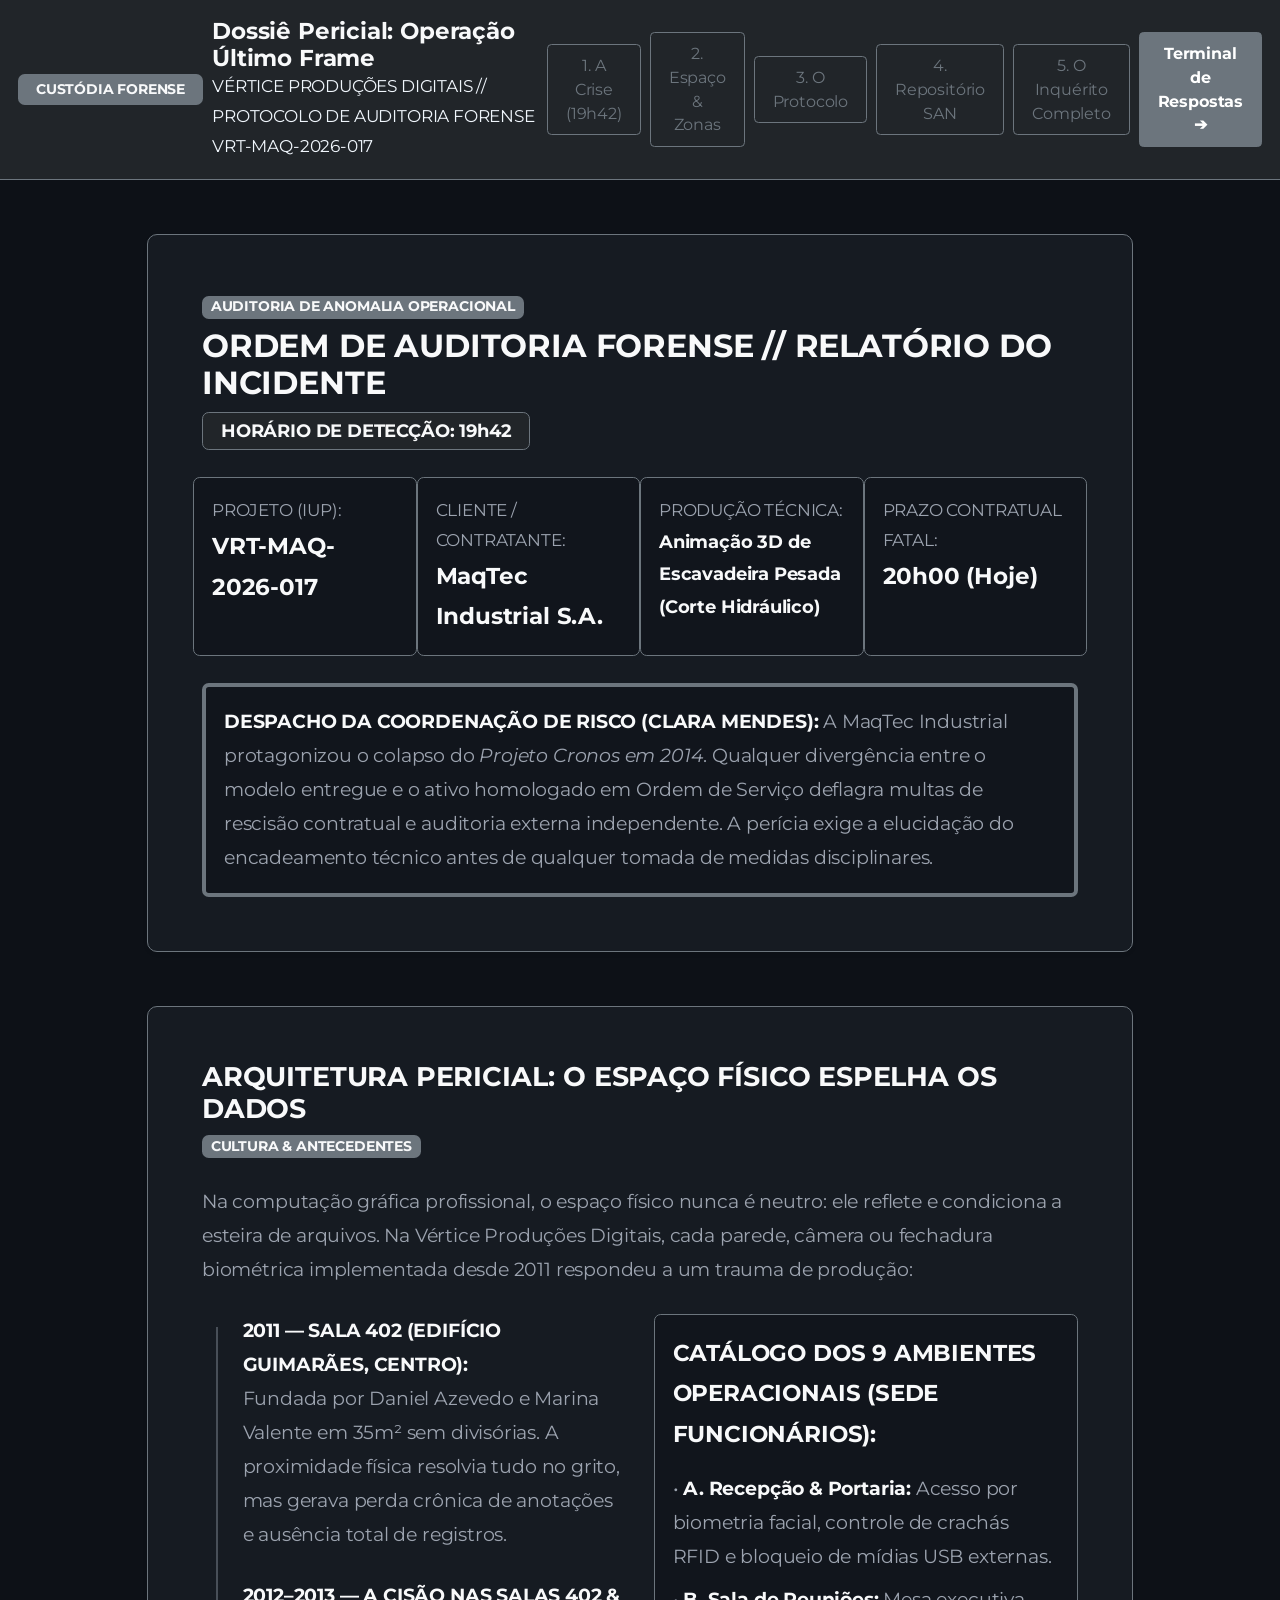
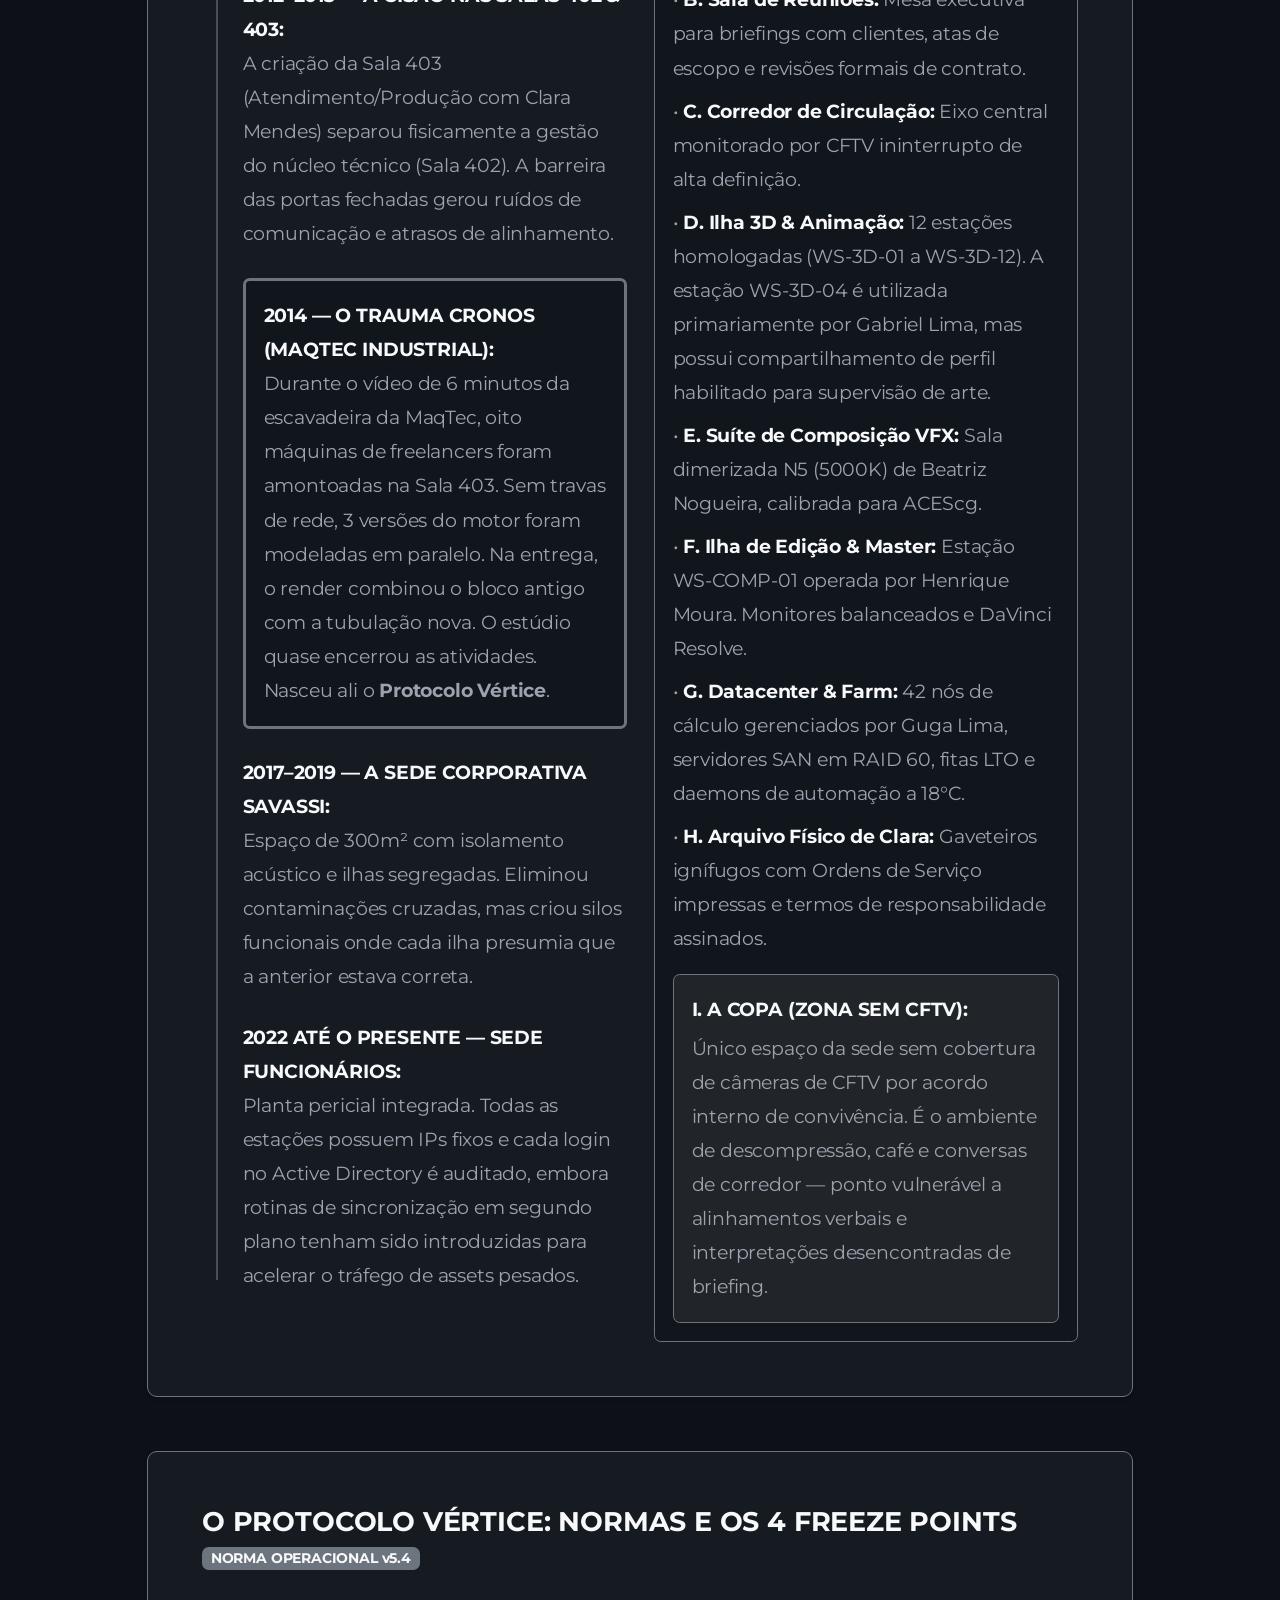
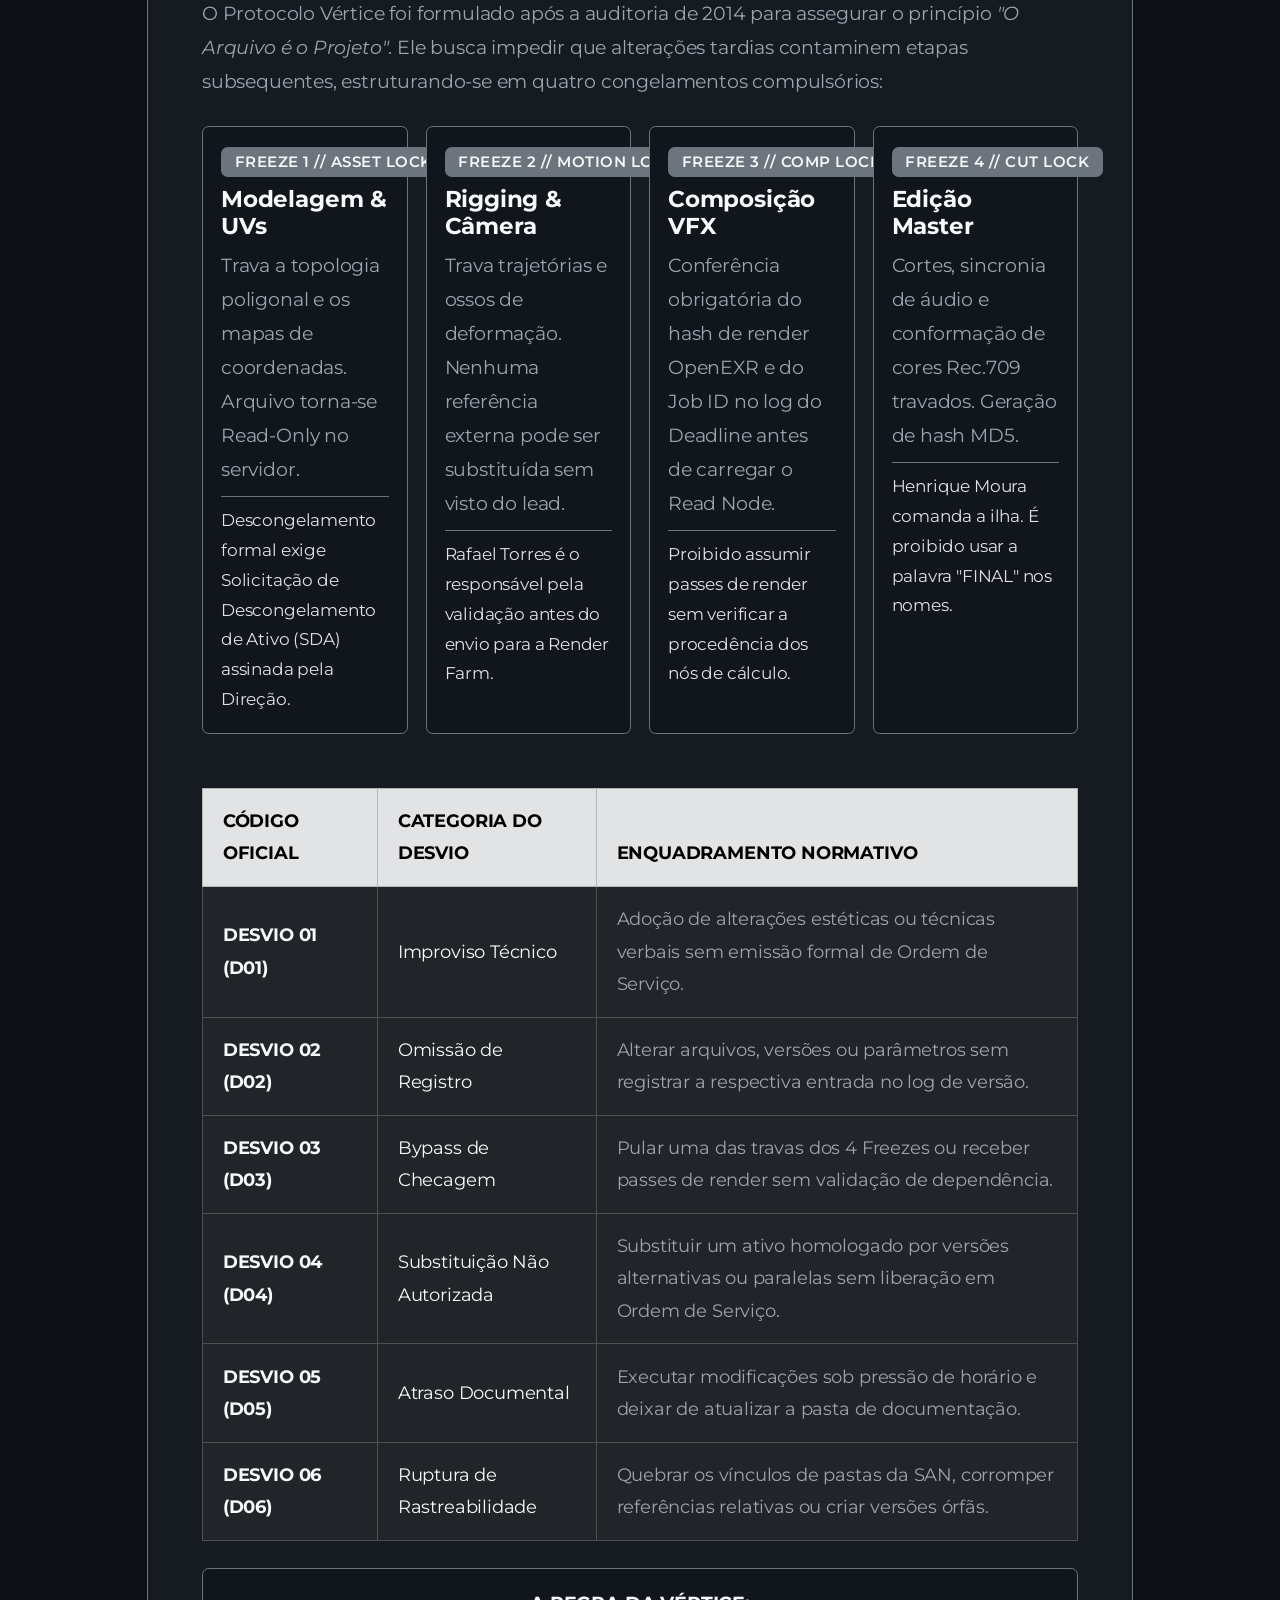
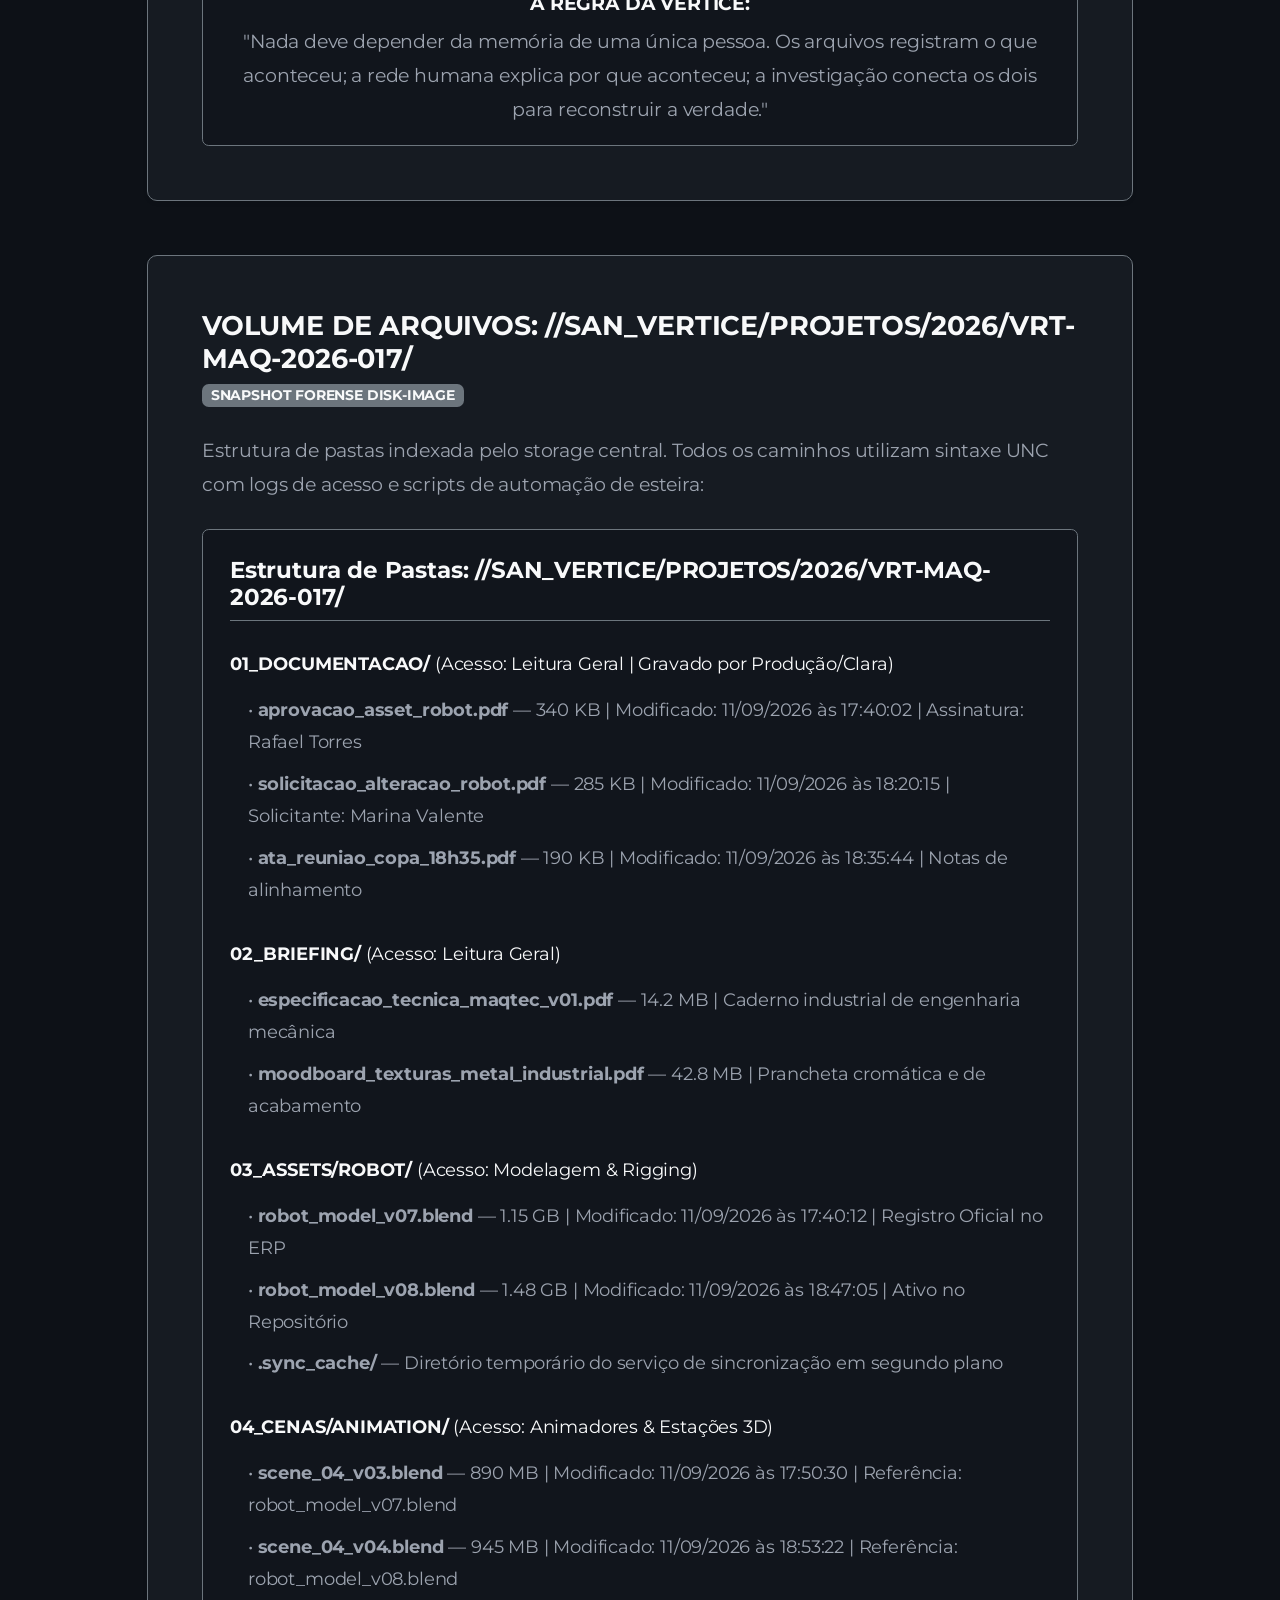
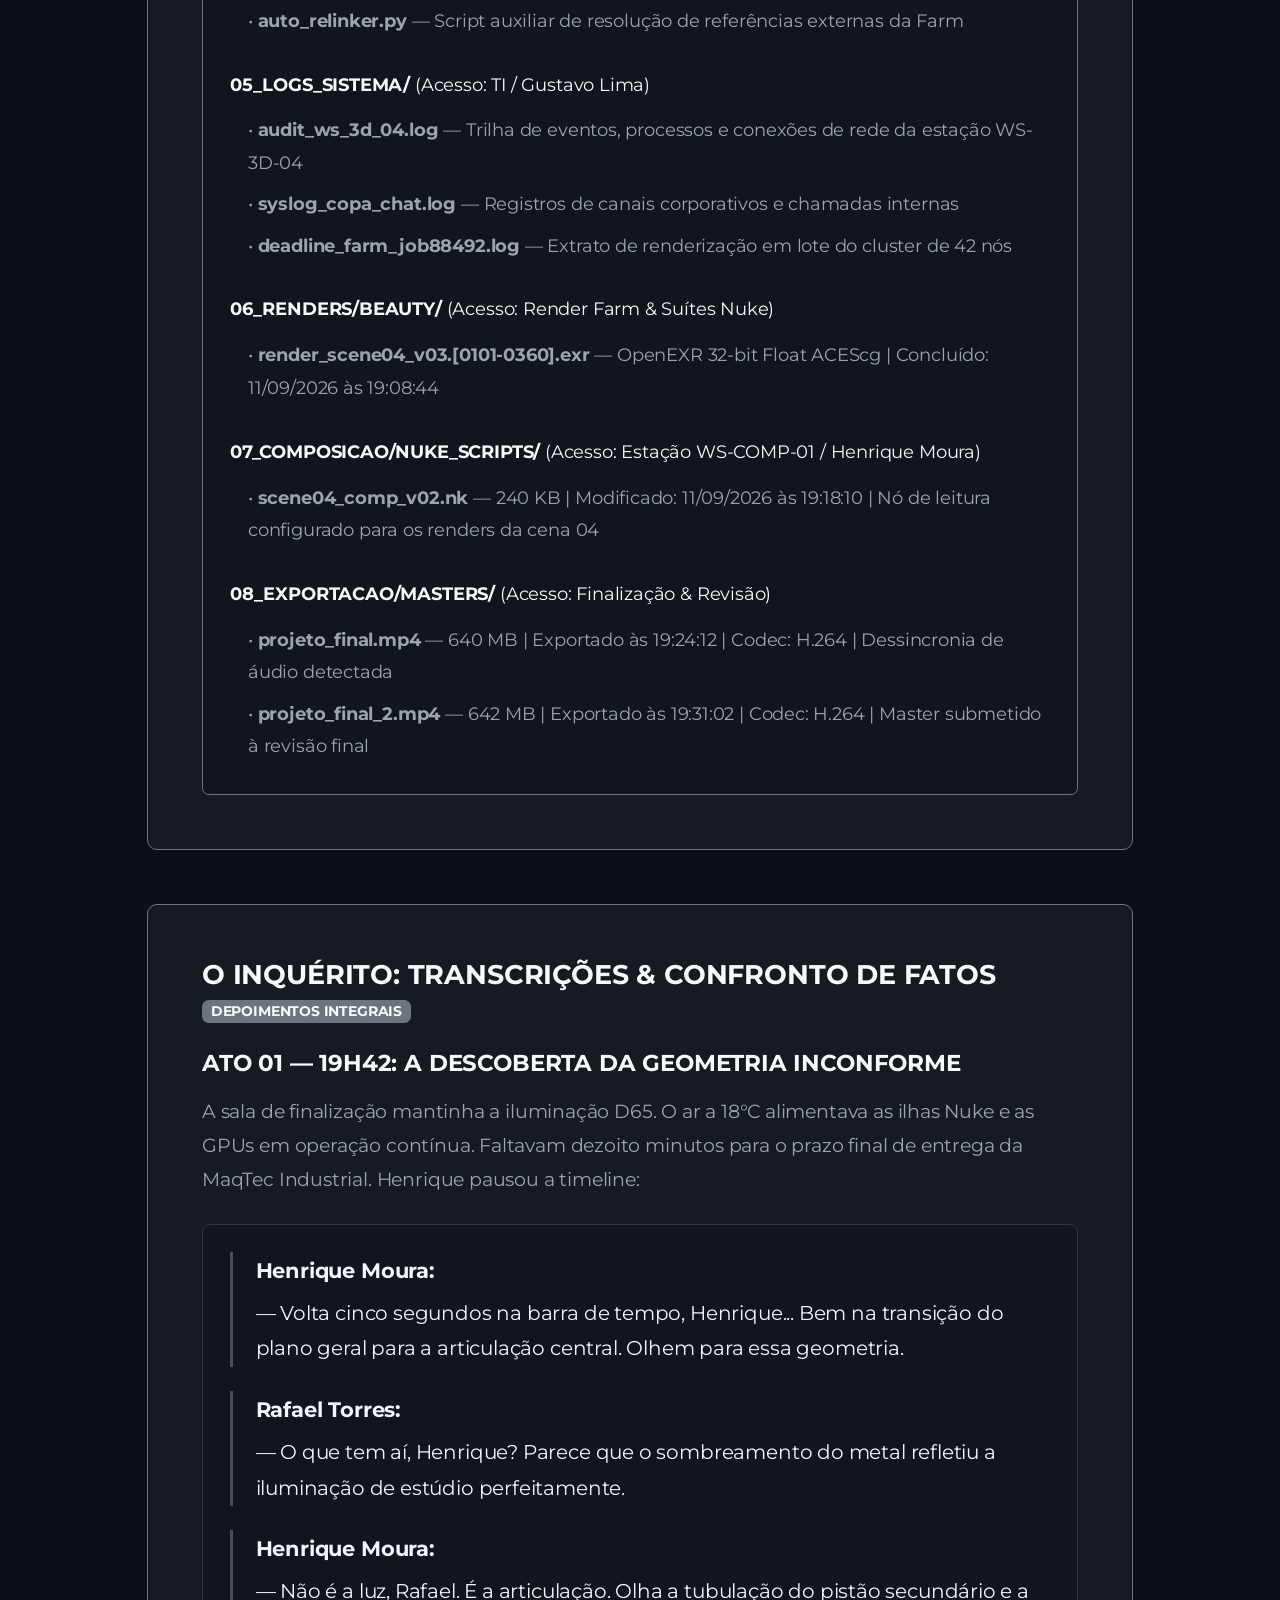
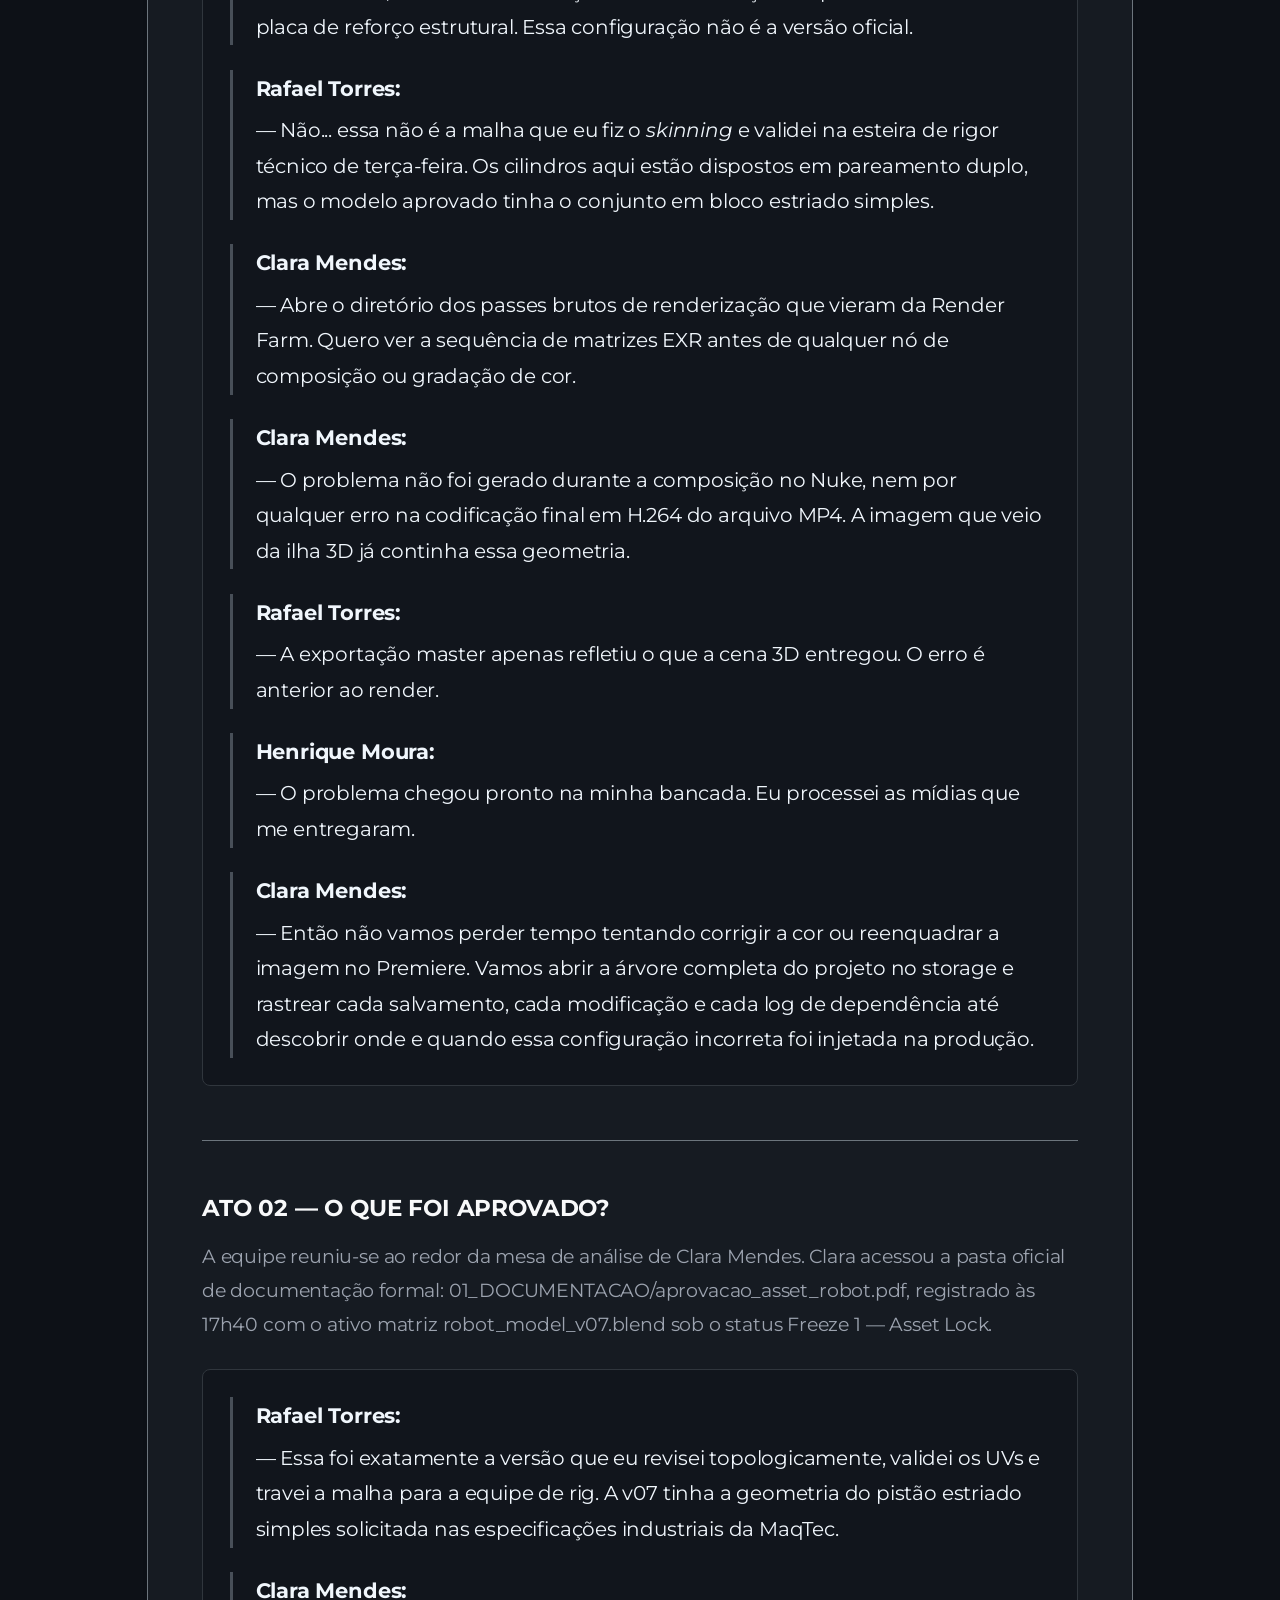
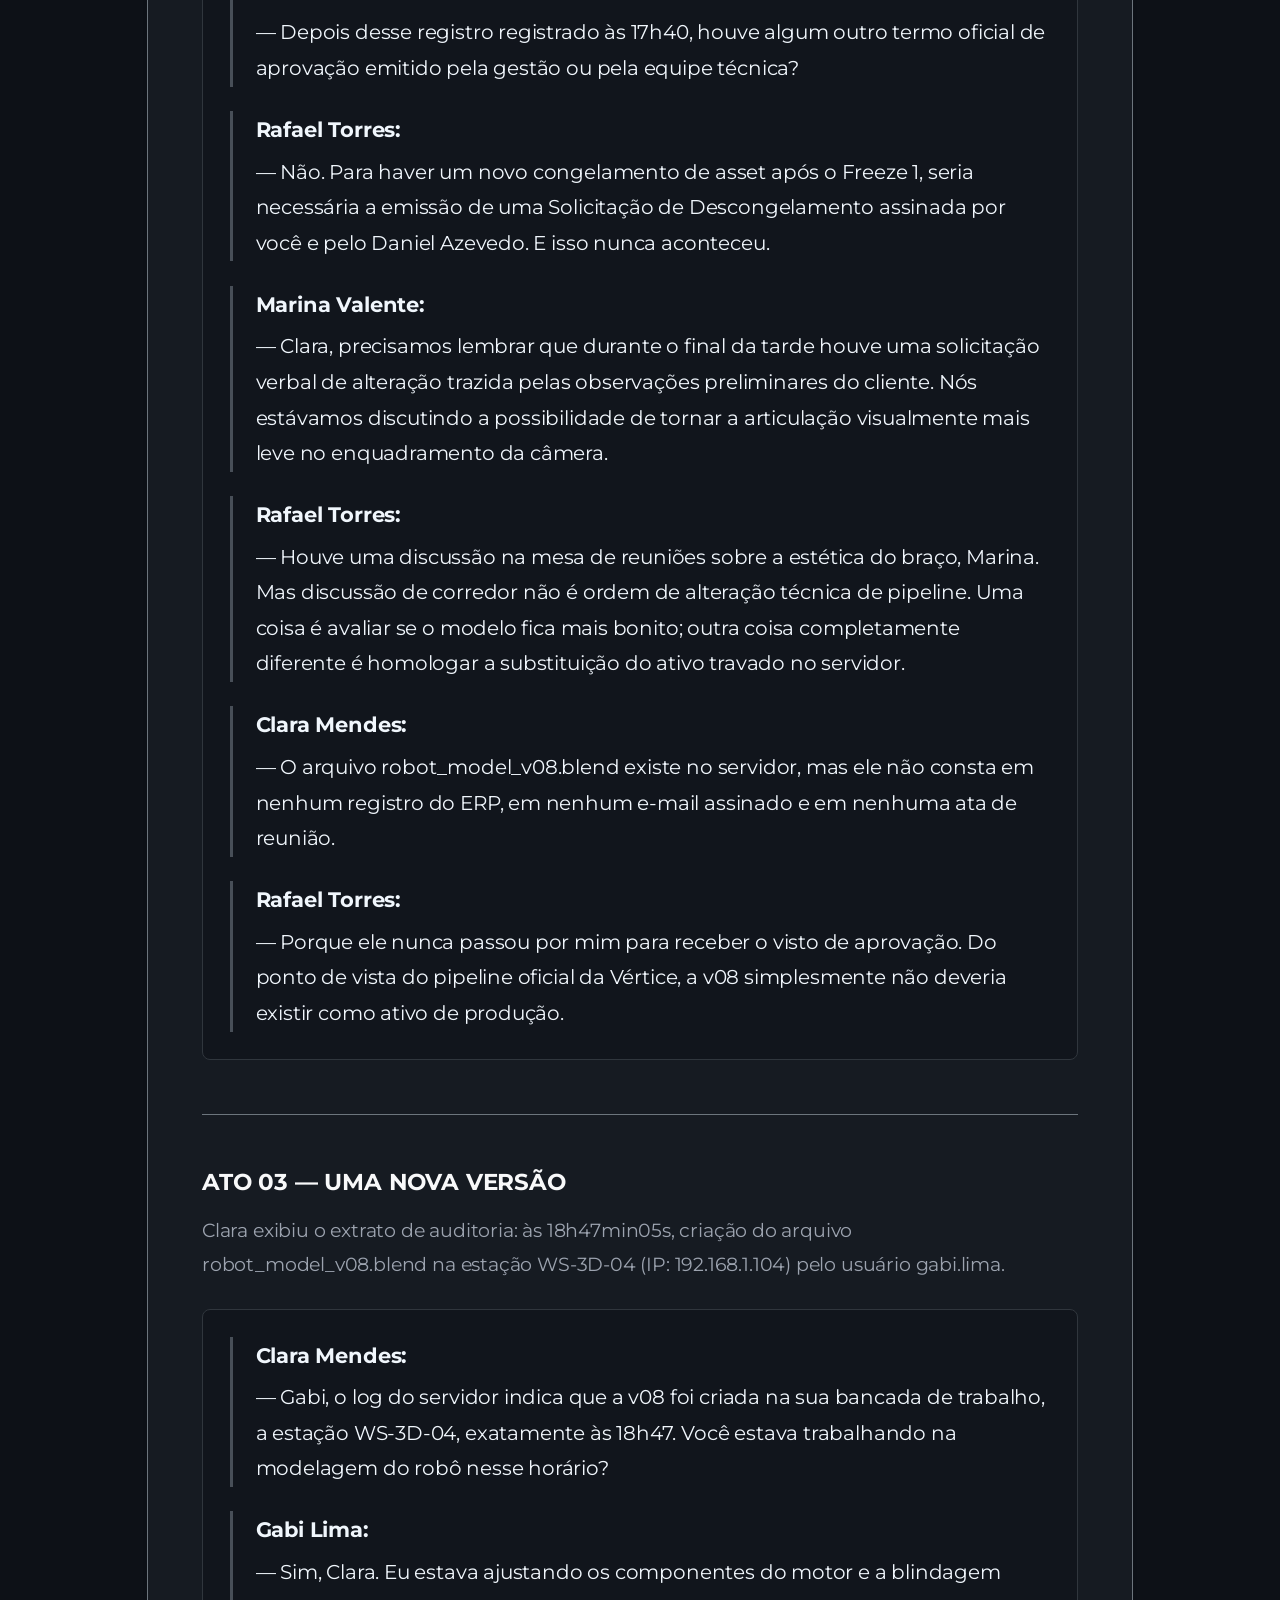
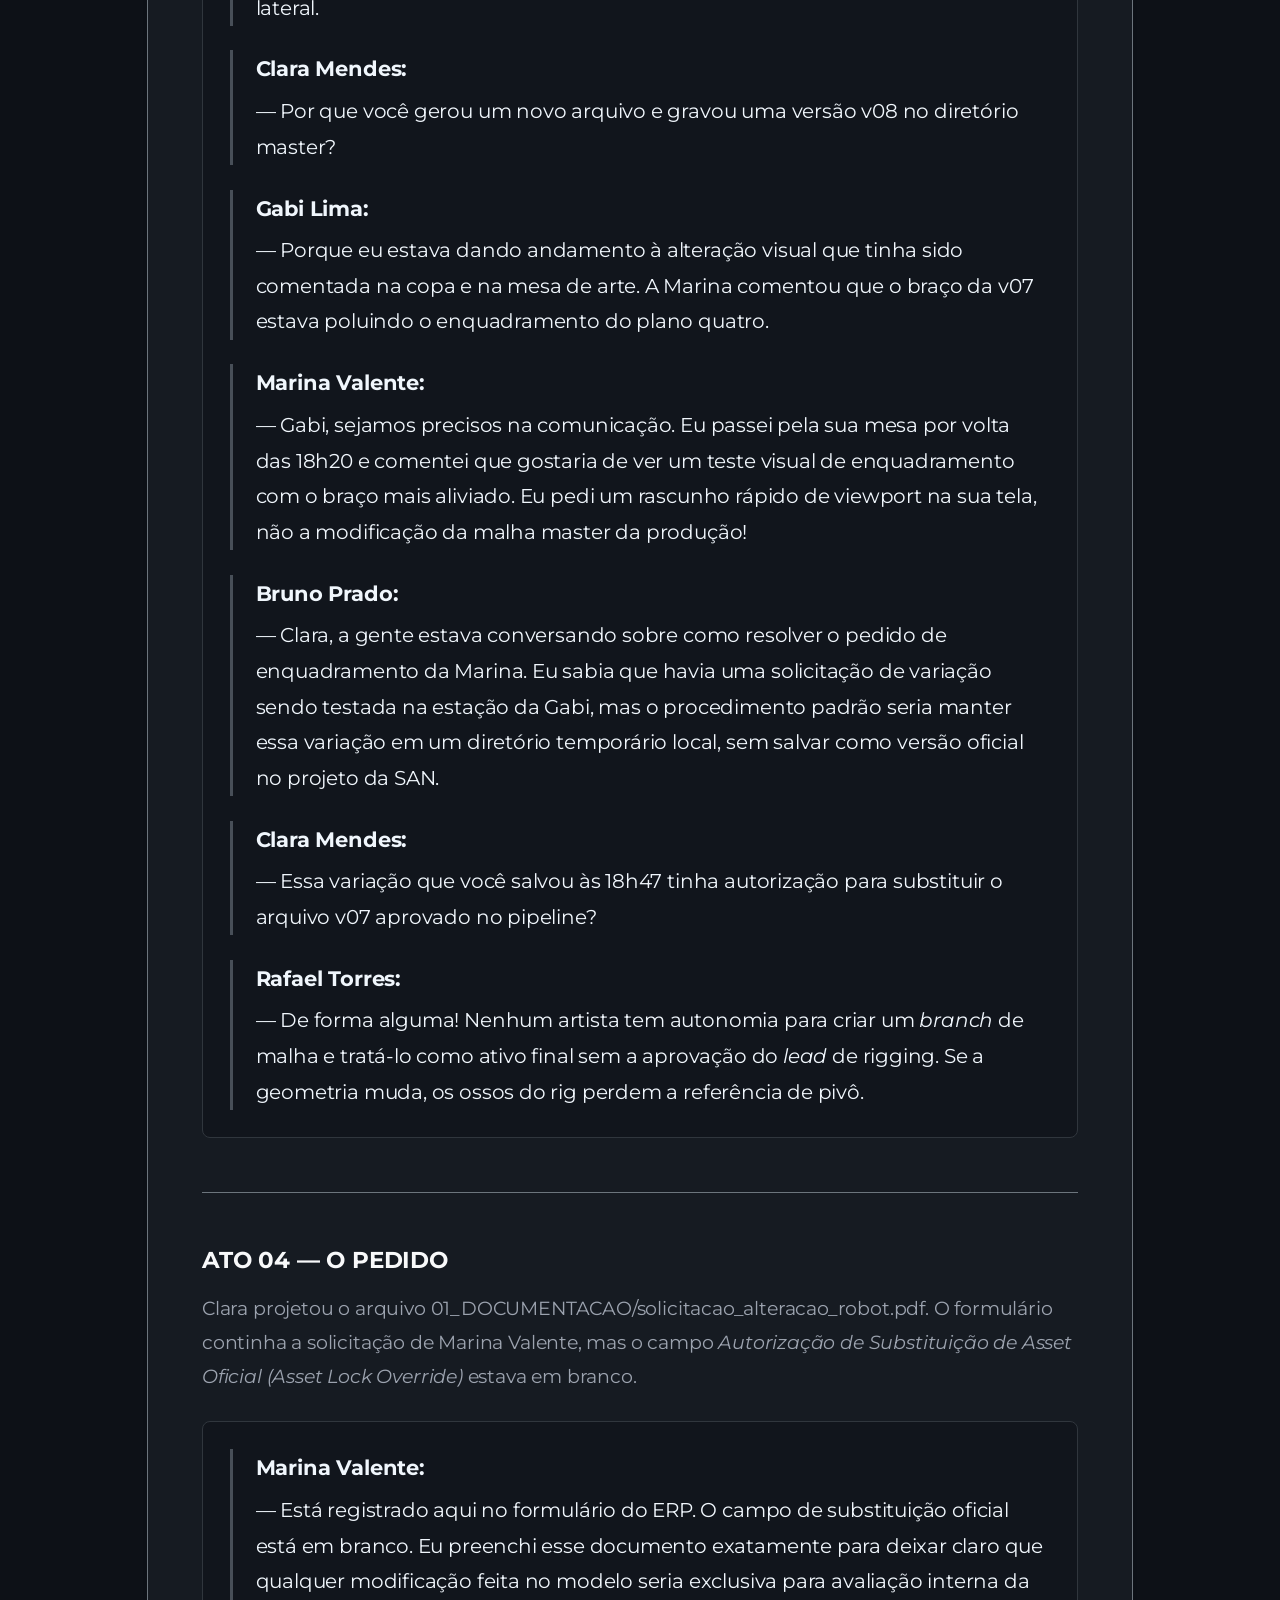
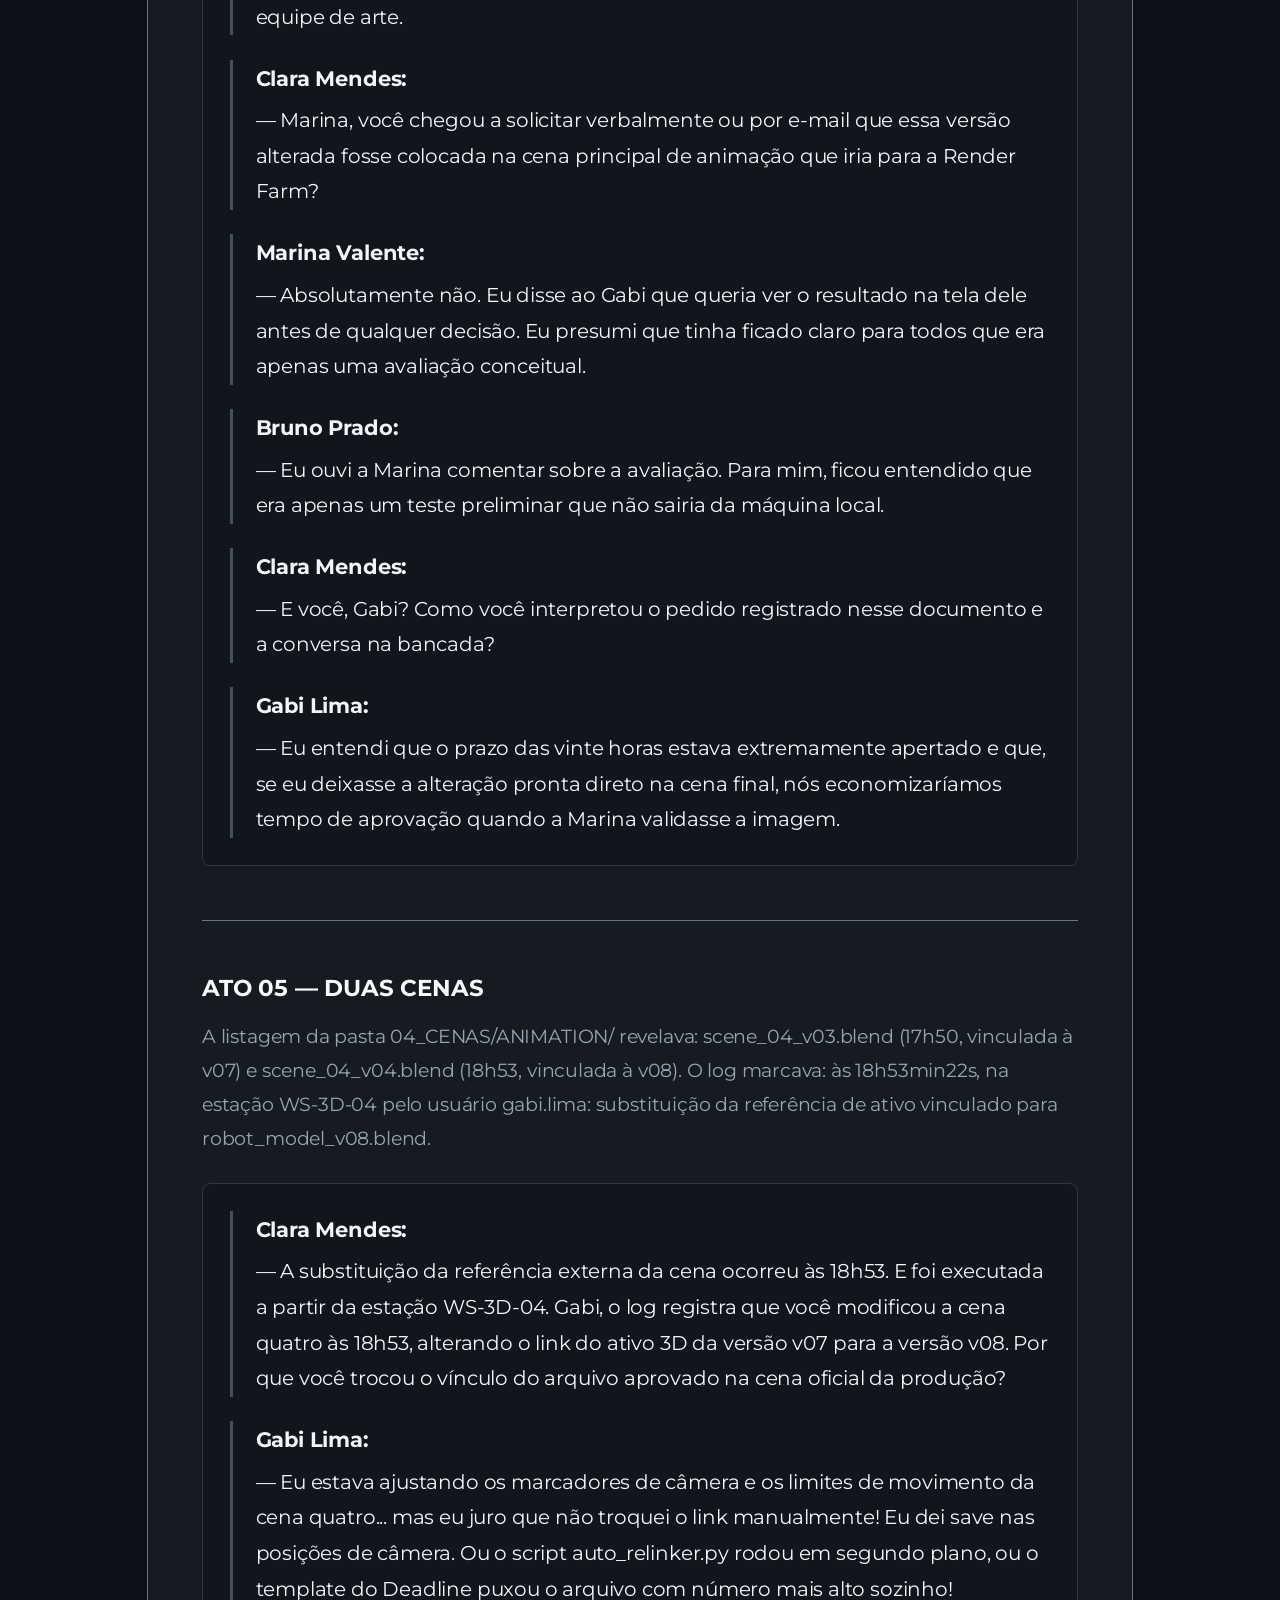
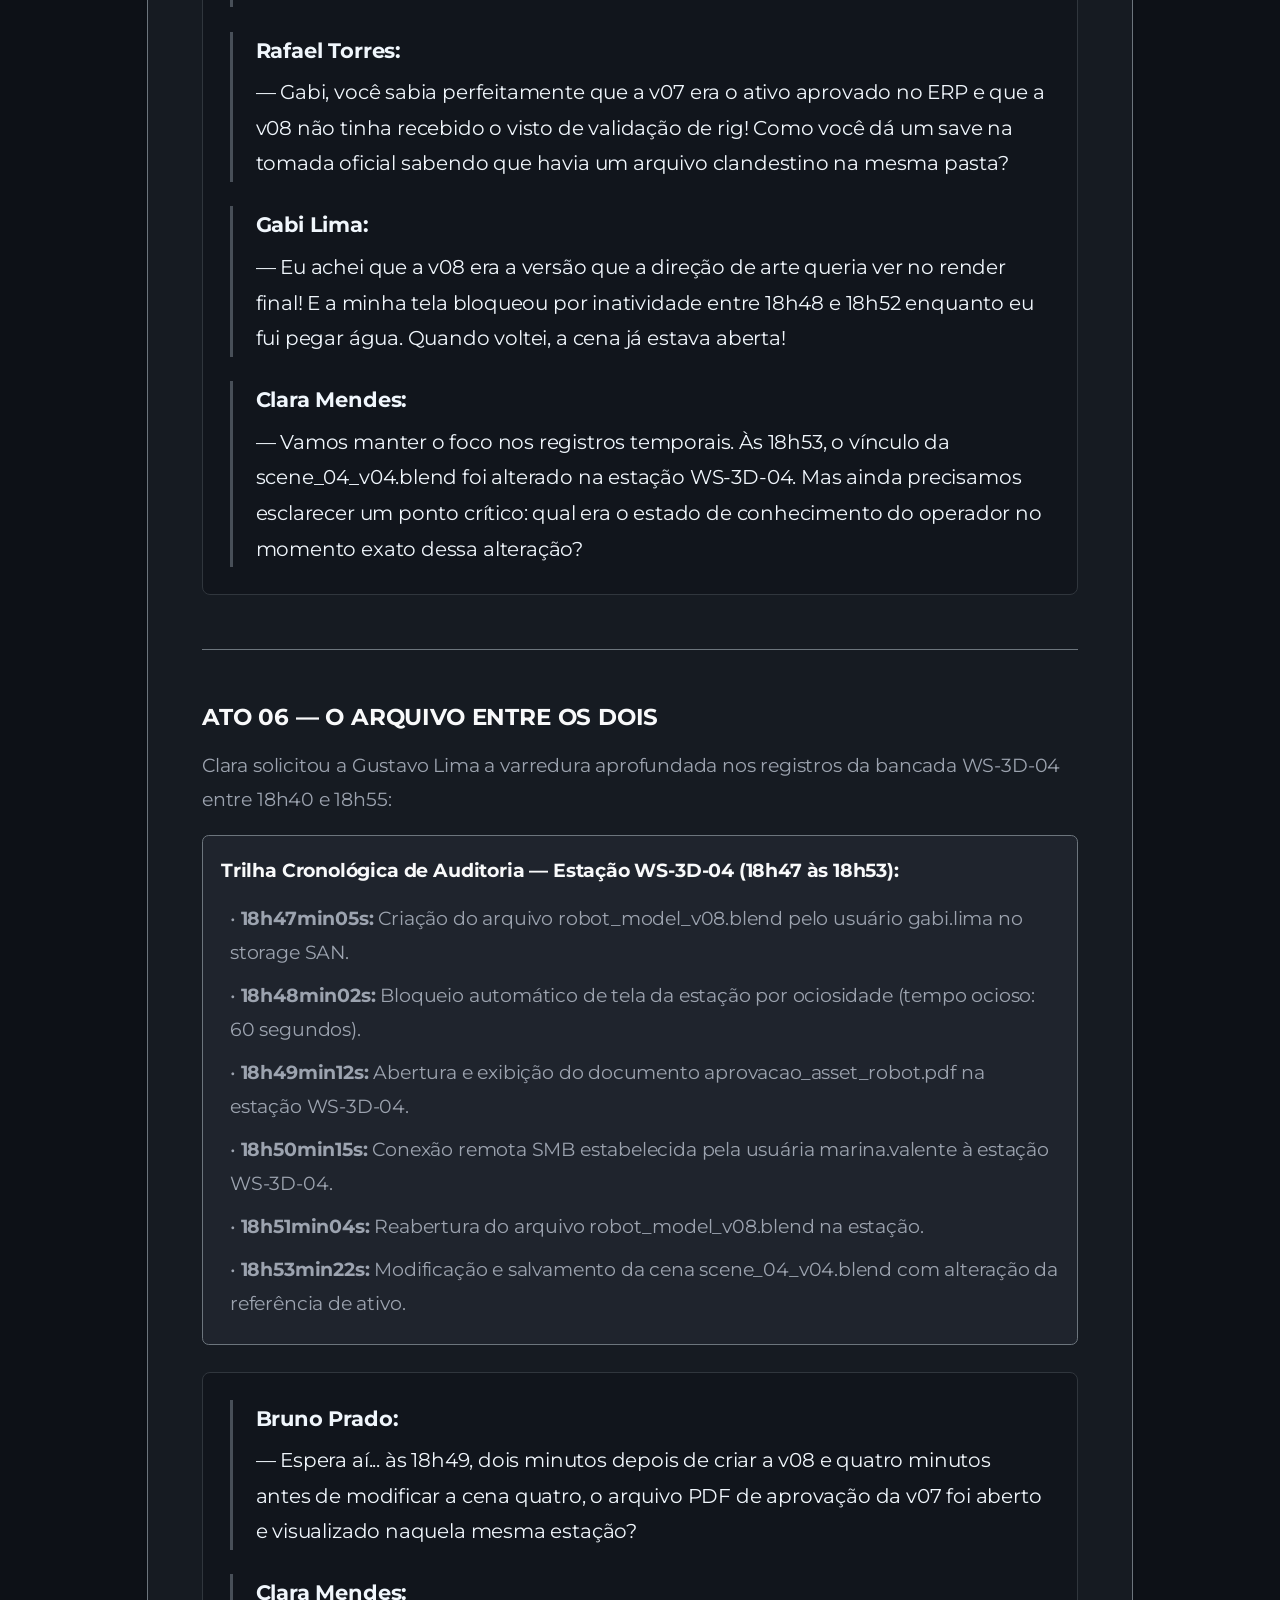
<file: caso01-historia.html>
<!DOCTYPE html>
<html lang="pt-BR" data-bs-theme="dark">

<head>
    <meta charset="UTF-8">
    <meta name="viewport" content="width=device-width, initial-scale=1.0, maximum-scale=5.0">
    <title>Dossiê Pericial // Caso 01: Operação Último Frame — Vértice Produções Digitais</title>
    <!-- Bootstrap 5 CSS -->
    <link href="https://cdn.jsdelivr.net/npm/bootstrap@5.3.3/dist/css/bootstrap.min.css" rel="stylesheet">
    <!-- Google Fonts -->
    <link
        href="https://fonts.googleapis.com/css2?family=Montserrat:ital,wght@0,400;0,500;0,600;0,700;1,400&display=swap"
        rel="stylesheet">
    <style>
        :root {
            --bg-body: #0d1117;
            --bg-panel: #161b22;
            --bg-panel-alt: #1f242d;
            --bg-terminal: #11151c;
            --border-dim: #30363d;
            --border-highlight: #484f58;
            --border-active: #6e7681;
            --text-main: #f0f6fc;
            --text-sub: #9ca3af;
            --text-muted: #6b7280;
        }

        html {
            font-size: 18px;
        }

        body {
            background-color: var(--bg-body);
            color: var(--text-main);
            font-family: 'Montserrat', -apple-system, BlinkMacSystemFont, "Segoe UI", Roboto, "Helvetica Neue", Arial, sans-serif;
            line-height: 1.8;
            letter-spacing: -0.01em;
            -webkit-font-smoothing: antialiased;
        }

        main.container {
            max-width: 1040px;
        }

        .text-light-sub {
            color: var(--text-sub) !important;
        }

        .lead-text {
            font-size: 1.15rem;
            line-height: 1.8;
            color: var(--text-main);
        }

        .body-text {
            font-size: 1.05rem;
            line-height: 1.8;
        }

        small,
        .small {
            font-size: 0.92rem;
        }

        .bg-panel {
            background-color: var(--bg-panel);
            border: 1px solid var(--border-dim);
            border-radius: 10px;
        }

        .bg-panel-alt {
            background-color: var(--bg-panel-alt);
        }

        .bg-terminal {
            background-color: var(--bg-terminal);
            border: 1px solid var(--border-dim);
            border-radius: 8px;
        }

        .timeline-connector {
            position: relative;
            padding-left: 2.25rem;
        }

        .timeline-connector::before {
            content: '';
            position: absolute;
            left: 0.75rem;
            top: 0.75rem;
            bottom: 0.75rem;
            width: 2px;
            background-color: var(--border-highlight);
        }

        .badge-freeze {
            letter-spacing: 0.5px;
            font-size: 0.85rem;
            font-weight: 600;
            padding: 0.4rem 0.75rem;
        }

        .table-custom th,
        .table-custom td {
            padding: 0.9rem 1.1rem;
            font-size: 1rem;
        }

        .dialogo-bloco {
            background: var(--bg-terminal);
            border: 1px solid var(--border-dim);
            border-radius: 8px;
            padding: 1.5rem;
            margin: 1.5rem 0;
        }

        .dialogo-fala {
            margin-bottom: 1.35rem;
            padding-left: 1.25rem;
            border-left: 3px solid var(--border-highlight);
        }

        .dialogo-fala:last-child {
            margin-bottom: 0;
        }

        .dialogo-nome {
            font-size: 1.15rem;
            font-weight: 700;
            margin-bottom: 0.35rem;
            display: block;
            color: var(--text-main);
        }

        .dialogo-texto {
            font-size: 1.1rem;
            color: var(--text-main);
            font-style: normal;
            line-height: 1.8;
            margin: 0;
        }

        ::-webkit-scrollbar {
            width: 8px;
            height: 8px;
        }

        ::-webkit-scrollbar-track {
            background: #080a0f;
        }

        ::-webkit-scrollbar-thumb {
            background: #1e2638;
            border-radius: 4px;
        }

        ::-webkit-scrollbar-thumb:hover {
            background: #2f3b54;
        }
    </style>
</head>

<body>

    <!-- Header com Navegação Global -->
    <header class="navbar navbar-expand-xl navbar-dark bg-dark border-bottom border-secondary px-3 py-3 sticky-top">
        <div class="container-fluid px-0">
            <div class="d-flex align-items-center gap-2 me-auto">
                <span class="badge bg-secondary text-light px-3 py-2">CUSTÓDIA FORENSE</span>
                <div>
                    <h1 class="h5 m-0 text-light fw-bold">Dossiê Pericial: Operação Último Frame</h1>
                    <div class="text-sub small d-none d-sm-block">
                        VÉRTICE PRODUÇÕES DIGITAIS // PROTOCOLO DE AUDITORIA FORENSE VRT-MAQ-2026-017
                    </div>
                </div>
            </div>

            <!-- Botão Toggler Mobile -->
            <button class="navbar-toggler border-secondary p-2 ms-2" type="button" data-bs-toggle="collapse"
                data-bs-target="#navMenuDossie" aria-controls="navMenuDossie" aria-expanded="false"
                aria-label="Alternar navegação">
                <span class="navbar-toggler-icon"></span>
            </button>

            <!-- Links Rápidos -->
            <div class="collapse navbar-collapse mt-3 mt-xl-0" id="navMenuDossie">
                <nav
                    class="d-flex flex-column flex-xl-row align-items-stretch align-items-xl-center gap-2 ms-xl-auto small">
                    <a href="#secao-origem-crise"
                        class="btn btn-outline-secondary btn-sm px-3 py-2 text-start text-xl-center">
                        1. A Crise (19h42)
                    </a>
                    <a href="#secao-memoria-espaco"
                        class="btn btn-outline-secondary btn-sm px-3 py-2 text-start text-xl-center">
                        2. Espaço & Zonas
                    </a>
                    <a href="#secao-protocolo-leis"
                        class="btn btn-outline-secondary btn-sm px-3 py-2 text-start text-xl-center">
                        3. O Protocolo
                    </a>
                    <a href="#secao-storage-san"
                        class="btn btn-outline-secondary btn-sm px-3 py-2 text-start text-xl-center">
                        4. Repositório SAN
                    </a>
                    <a href="#secao-atos-periciais"
                        class="btn btn-outline-secondary btn-sm px-3 py-2 text-start text-xl-center">
                        5. O Inquérito Completo
                    </a>
                    <a href="index.html" class="btn btn-secondary btn-sm px-3 py-2 text-start text-xl-center fw-bold">
                        Terminal de Respostas ➔
                    </a>
                </nav>
            </div>
        </div>
    </header>

    <main class="container my-4 my-md-5 px-3 px-sm-4">

        <!-- ========================================================================= -->
        <!-- 1. IDENTIFICAÇÃO DA ORDEM DE SERVIÇO & ALERTA DE RISCO -->
        <!-- ========================================================================= -->
        <section id="secao-origem-crise" class="card bg-panel border-secondary shadow-sm mb-4 mb-md-5 p-4 p-md-5">
            <div class="d-flex justify-content-between align-items-center mb-4 flex-wrap gap-2">
                <div>
                    <span class="badge bg-secondary text-light mb-2">AUDITORIA DE ANOMALIA OPERACIONAL</span>
                    <h2 class="h3 text-light fw-bold m-0">ORDEM DE AUDITORIA FORENSE // RELATÓRIO DO INCIDENTE</h2>
                </div>
                <div class="text-end">
                    <span class="badge bg-dark border border-secondary text-light px-3 py-2 fs-6">HORÁRIO DE DETECÇÃO:
                        19h42</span>
                </div>
            </div>

            <div class="row g-3 text-light-sub">
                <div class="col-sm-6 col-lg-3 p-3 bg-terminal rounded border border-secondary">
                    <span class="text-sub d-block small">PROJETO (IUP):</span>
                    <strong class="text-light fs-5">VRT-MAQ-2026-017</strong>
                </div>
                <div class="col-sm-6 col-lg-3 p-3 bg-terminal rounded border border-secondary">
                    <span class="text-sub d-block small">CLIENTE / CONTRATANTE:</span>
                    <strong class="text-light fs-5">MaqTec Industrial S.A.</strong>
                </div>
                <div class="col-sm-6 col-lg-3 p-3 bg-terminal rounded border border-secondary">
                    <span class="text-sub d-block small">PRODUÇÃO TÉCNICA:</span>
                    <strong class="text-light fs-6">Animação 3D de Escavadeira Pesada (Corte Hidráulico)</strong>
                </div>
                <div class="col-sm-6 col-lg-3 p-3 bg-terminal rounded border border-secondary">
                    <span class="text-sub d-block small">PRAZO CONTRATUAL FATAL:</span>
                    <strong class="text-light fs-5">20h00 (Hoje)</strong>
                </div>
            </div>

            <div class="p-3 bg-terminal border-start border-secondary border-4 rounded text-light-sub mt-4 body-text">
                <strong class="text-light">DESPACHO DA COORDENAÇÃO DE RISCO (CLARA MENDES):</strong>
                A MaqTec Industrial protagonizou o colapso do <em>Projeto Cronos em 2014</em>. Qualquer divergência
                entre o modelo entregue e o ativo homologado em Ordem de Serviço deflagra multas de rescisão contratual
                e auditoria externa independente. A perícia exige a elucidação do encadeamento técnico antes de qualquer
                tomada de medidas disciplinares.
            </div>
        </section>

        <!-- ========================================================================= -->
        <!-- 2. MEMÓRIA HISTÓRICA & A ARQUITETURA FORENSE DA SEDE -->
        <!-- ========================================================================= -->
        <section id="secao-memoria-espaco" class="card bg-panel border-secondary shadow-sm mb-4 mb-md-5 p-4 p-md-5">
            <div class="d-flex justify-content-between align-items-center mb-4 flex-wrap gap-2">
                <h3 class="h4 text-light fw-bold m-0">ARQUITETURA PERICIAL: O ESPAÇO FÍSICO ESPELHA OS DADOS</h3>
                <span class="badge bg-secondary text-light fw-bold">CULTURA & ANTECEDENTES</span>
            </div>

            <p class="body-text text-light-sub mb-4">
                Na computação gráfica profissional, o espaço físico nunca é neutro: ele reflete e condiciona a esteira
                de arquivos. Na Vértice Produções Digitais, cada parede, câmera ou fechadura biométrica implementada
                desde 2011 respondeu a um trauma de produção:
            </p>

            <div class="row g-4">
                <div class="col-lg-6">
                    <div class="timeline-connector body-text">
                        <div class="mb-4">
                            <strong class="text-light d-block">2011 — SALA 402 (EDIFÍCIO GUIMARÃES, CENTRO):</strong>
                            <span class="text-light-sub">Fundada por Daniel Azevedo e Marina Valente em 35m² sem
                                divisórias. A proximidade física resolvia tudo no grito, mas gerava perda crônica de
                                anotações e ausência total de registros.</span>
                        </div>
                        <div class="mb-4">
                            <strong class="text-light d-block">2012–2013 — A CISÃO NAS SALAS 402 & 403:</strong>
                            <span class="text-light-sub">A criação da Sala 403 (Atendimento/Produção com Clara Mendes)
                                separou fisicamente a gestão do núcleo técnico (Sala 402). A barreira das portas
                                fechadas gerou ruídos de comunicação e atrasos de alinhamento.</span>
                        </div>
                        <div class="mb-4 p-3 bg-terminal border-start border-secondary border-3 rounded">
                            <strong class="text-light d-block">2014 — O TRAUMA CRONOS (MAQTEC INDUSTRIAL):</strong>
                            <span class="text-light-sub">Durante o vídeo de 6 minutos da escavadeira da MaqTec, oito
                                máquinas de freelancers foram amontoadas na Sala 403. Sem travas de rede, 3 versões do
                                motor foram modeladas em paralelo. Na entrega, o render combinou o bloco antigo com a
                                tubulação nova. O estúdio quase encerrou as atividades. Nasceu ali o <strong>Protocolo
                                    Vértice</strong>.</span>
                        </div>
                        <div class="mb-4">
                            <strong class="text-light d-block">2017–2019 — A SEDE CORPORATIVA SAVASSI:</strong>
                            <span class="text-light-sub">Espaço de 300m² com isolamento acústico e ilhas segregadas.
                                Eliminou contaminações cruzadas, mas criou silos funcionais onde cada ilha presumia que
                                a anterior estava correta.</span>
                        </div>
                        <div>
                            <strong class="text-light d-block">2022 ATÉ O PRESENTE — SEDE FUNCIONÁRIOS:</strong>
                            <span class="text-light-sub">Planta pericial integrada. Todas as estações possuem IPs fixos
                                e cada login no Active Directory é auditado, embora rotinas de sincronização em segundo
                                plano tenham sido introduzidas para acelerar o tráfego de assets pesados.</span>
                        </div>
                    </div>
                </div>

                <div class="col-lg-6">
                    <div class="p-3 bg-terminal rounded border border-secondary body-text">
                        <strong class="text-light d-block mb-3 fs-5">CATÁLOGO DOS 9 AMBIENTES OPERACIONAIS (SEDE
                            FUNCIONÁRIOS):</strong>
                        <ul class="list-unstyled mb-0 text-light-sub">
                            <li class="mb-2">• <strong class="text-light">A. Recepção & Portaria:</strong> Acesso por
                                biometria facial, controle de crachás RFID e bloqueio de mídias USB externas.</li>
                            <li class="mb-2">• <strong class="text-light">B. Sala de Reuniões:</strong> Mesa executiva
                                para briefings com clientes, atas de escopo e revisões formais de contrato.</li>
                            <li class="mb-2">• <strong class="text-light">C. Corredor de Circulação:</strong> Eixo
                                central monitorado por CFTV ininterrupto de alta definição.</li>
                            <li class="mb-2">• <strong class="text-light">D. Ilha 3D & Animação:</strong> 12 estações
                                homologadas (WS-3D-01 a WS-3D-12). A estação WS-3D-04 é utilizada
                                primariamente por Gabriel Lima, mas possui compartilhamento de perfil habilitado para
                                supervisão de arte.</li>
                            <li class="mb-2">• <strong class="text-light">E. Suíte de Composição VFX:</strong> Sala
                                dimerizada N5 (5000K) de Beatriz Nogueira, calibrada para ACEScg.</li>
                            <li class="mb-2">• <strong class="text-light">F. Ilha de Edição & Master:</strong> Estação
                                WS-COMP-01 operada por Henrique Moura. Monitores balanceados e DaVinci Resolve.</li>
                            <li class="mb-2">• <strong class="text-light">G. Datacenter & Farm:</strong> 42 nós de
                                cálculo gerenciados por Guga Lima, servidores SAN em RAID 60, fitas LTO e daemons de
                                automação a 18°C.</li>
                            <li class="mb-2">• <strong class="text-light">H. Arquivo Físico de Clara:</strong>
                                Gaveteiros ignífugos com Ordens de Serviço impressas e termos de responsabilidade
                                assinados.</li>
                            <li class="p-3 bg-dark rounded border border-secondary mt-3">
                                <strong class="text-light d-block mb-1">I. A COPA (ZONA SEM CFTV):</strong>
                                <span class="text-light-sub">Único espaço da sede sem cobertura de câmeras de CFTV por
                                    acordo interno de convivência. É o ambiente de descompressão, café e
                                    conversas de corredor — ponto vulnerável a alinhamentos verbais e
                                    interpretações desencontradas de briefing.</span>
                            </li>
                        </ul>
                    </div>
                </div>
            </div>
        </section>

        <!-- ========================================================================= -->
        <!-- 3. O PROTOCOLO VÉRTICE: AS NORMAS DA PIPELINE E OS 4 FREEZES -->
        <!-- ========================================================================= -->
        <section id="secao-protocolo-leis" class="card bg-panel border-secondary shadow-sm mb-4 mb-md-5 p-4 p-md-5">
            <div class="d-flex justify-content-between align-items-center mb-4 flex-wrap gap-2">
                <h3 class="h4 text-light fw-bold m-0">O PROTOCOLO VÉRTICE: NORMAS E OS 4 FREEZE POINTS</h3>
                <span class="badge bg-secondary text-light fw-bold">NORMA OPERACIONAL v5.4</span>
            </div>

            <p class="body-text text-light-sub mb-4">
                O Protocolo Vértice foi formulado após a auditoria de 2014 para assegurar o princípio <em>"O Arquivo é o
                    Projeto"</em>. Ele busca impedir que alterações tardias contaminem etapas subsequentes,
                estruturando-se em quatro congelamentos compulsórios:
            </p>

            <div class="row g-3 mb-4">
                <div class="col-sm-6 col-xl-3">
                    <div class="p-3 bg-terminal rounded border border-secondary h-100">
                        <span class="badge bg-secondary text-light mb-2 badge-freeze">FREEZE 1 // ASSET LOCK</span>
                        <h6 class="text-light fw-bold mb-2 fs-5">Modelagem & UVs</h6>
                        <p class="body-text text-light-sub mb-2">Trava a topologia poligonal e os mapas de
                            coordenadas. Arquivo torna-se Read-Only no servidor.</p>
                        <small class="text-sub d-block border-top border-secondary pt-2">Descongelamento
                            formal exige Solicitação de Descongelamento de Ativo (SDA) assinada pela Direção.</small>
                    </div>
                </div>
                <div class="col-sm-6 col-xl-3">
                    <div class="p-3 bg-terminal rounded border border-secondary h-100">
                        <span class="badge bg-secondary text-light mb-2 badge-freeze">FREEZE 2 // MOTION LOCK</span>
                        <h6 class="text-light fw-bold mb-2 fs-5">Rigging & Câmera</h6>
                        <p class="body-text text-light-sub mb-2">Trava trajetórias e ossos de deformação. Nenhuma
                            referência externa pode ser substituída sem visto do lead.</p>
                        <small class="text-sub d-block border-top border-secondary pt-2">Rafael Torres é o
                            responsável pela validação antes do envio para a Render Farm.</small>
                    </div>
                </div>
                <div class="col-sm-6 col-xl-3">
                    <div class="p-3 bg-terminal rounded border border-secondary h-100">
                        <span class="badge bg-secondary text-light mb-2 badge-freeze">FREEZE 3 // COMP LOCK</span>
                        <h6 class="text-light fw-bold mb-2 fs-5">Composição VFX</h6>
                        <p class="body-text text-light-sub mb-2">Conferência obrigatória do hash de render OpenEXR e
                            do Job ID no log do Deadline antes de carregar o Read Node.</p>
                        <small class="text-sub d-block border-top border-secondary pt-2">Proibido assumir
                            passes de render sem verificar a procedência dos nós de cálculo.</small>
                    </div>
                </div>
                <div class="col-sm-6 col-xl-3">
                    <div class="p-3 bg-terminal rounded border border-secondary h-100">
                        <span class="badge bg-secondary text-light mb-2 badge-freeze">FREEZE 4 // CUT LOCK</span>
                        <h6 class="text-light fw-bold mb-2 fs-5">Edição Master</h6>
                        <p class="body-text text-light-sub mb-2">Cortes, sincronia de áudio e conformação de cores
                            Rec.709 travados. Geração de hash MD5.</p>
                        <small class="text-sub d-block border-top border-secondary pt-2">Henrique Moura
                            comanda a ilha. É proibido usar a palavra "FINAL" nos nomes.</small>
                    </div>
                </div>
            </div>

            <div class="table-responsive my-4">
                <table class="table table-dark table-bordered align-middle mb-0 table-custom">
                    <thead>
                        <tr class="table-secondary">
                            <th style="width: 20%;">CÓDIGO OFICIAL</th>
                            <th style="width: 25%;">CATEGORIA DO DESVIO</th>
                            <th>ENQUADRAMENTO NORMATIVO</th>
                        </tr>
                    </thead>
                    <tbody>
                        <tr>
                            <td class="text-light fw-bold">DESVIO 01 (D01)</td>
                            <td class="text-light">Improviso Técnico</td>
                            <td class="text-light-sub">Adoção de alterações estéticas ou técnicas verbais sem emissão
                                formal de Ordem de Serviço.</td>
                        </tr>
                        <tr>
                            <td class="text-light fw-bold">DESVIO 02 (D02)</td>
                            <td class="text-light">Omissão de Registro</td>
                            <td class="text-light-sub">Alterar arquivos, versões ou parâmetros sem registrar a
                                respectiva entrada no log de versão.</td>
                        </tr>
                        <tr>
                            <td class="text-light fw-bold">DESVIO 03 (D03)</td>
                            <td class="text-light">Bypass de Checagem</td>
                            <td class="text-light-sub">Pular uma das travas dos 4 Freezes ou receber passes de render
                                sem validação de dependência.</td>
                        </tr>
                        <tr>
                            <td class="text-light fw-bold">DESVIO 04 (D04)</td>
                            <td class="text-light">Substituição Não Autorizada</td>
                            <td class="text-light-sub">Substituir um ativo homologado por versões alternativas ou
                                paralelas sem liberação em Ordem de Serviço.</td>
                        </tr>
                        <tr>
                            <td class="text-light fw-bold">DESVIO 05 (D05)</td>
                            <td class="text-light">Atraso Documental</td>
                            <td class="text-light-sub">Executar modificações sob pressão de horário e deixar de
                                atualizar a pasta de documentação.</td>
                        </tr>
                        <tr>
                            <td class="text-light fw-bold">DESVIO 06 (D06)</td>
                            <td class="text-light">Ruptura de Rastreabilidade</td>
                            <td class="text-light-sub">Quebrar os vínculos de pastas da SAN, corromper referências
                                relativas ou criar versões órfãs.</td>
                        </tr>
                    </tbody>
                </table>
            </div>

            <div class="p-3 bg-terminal rounded border border-secondary text-center body-text">
                <strong class="text-light d-block mb-1">A REGRA DA VÉRTICE:</strong>
                <span class="text-light-sub">
                    "Nada deve depender da memória de uma única pessoa. Os arquivos registram o que aconteceu; a rede
                    humana explica por que aconteceu; a investigação conecta os dois para reconstruir a verdade."
                </span>
            </div>
        </section>

        <!-- ========================================================================= -->
        <!-- 4. ESTRUTURA DO SERVIDOR SAN (ÁRVORE DE ARQUIVOS) -->
        <!-- ========================================================================= -->
        <section id="secao-storage-san" class="card bg-panel border-secondary shadow-sm mb-4 mb-md-5 p-4 p-md-5">
            <div class="d-flex justify-content-between align-items-center mb-4 flex-wrap gap-2">
                <h3 class="h4 text-light fw-bold m-0">VOLUME DE ARQUIVOS: //SAN_VERTICE/PROJETOS/2026/VRT-MAQ-2026-017/
                </h3>
                <span class="badge bg-secondary text-light">SNAPSHOT FORENSE DISK-IMAGE</span>
            </div>

            <p class="body-text text-light-sub mb-4">
                Estrutura de pastas indexada pelo storage central. Todos os caminhos utilizam sintaxe UNC com logs de
                acesso e scripts de automação de esteira:
            </p>

            <div class="p-4 bg-terminal rounded border border-secondary">
                <h4 class="h5 text-light fw-bold mb-4 pb-2 border-bottom border-secondary">
                    Estrutura de Pastas: //SAN_VERTICE/PROJETOS/2026/VRT-MAQ-2026-017/
                </h4>

                <div class="mb-4">
                    <div class="fw-bold text-light mb-2">01_DOCUMENTACAO/ <span class="text-sub fw-normal">(Acesso:
                            Leitura Geral | Gravado por Produção/Clara)</span></div>
                    <ul class="list-unstyled ps-3 text-light-sub mb-0">
                        <li class="py-1">• <strong>aprovacao_asset_robot.pdf</strong> — 340 KB | Modificado: 11/09/2026
                            às 17:40:02 | Assinatura: Rafael Torres</li>
                        <li class="py-1">• <strong>solicitacao_alteracao_robot.pdf</strong> — 285 KB | Modificado:
                            11/09/2026 às 18:20:15 | Solicitante: Marina Valente</li>
                        <li class="py-1">• <strong>ata_reuniao_copa_18h35.pdf</strong> — 190 KB | Modificado: 11/09/2026
                            às 18:35:44 | Notas de alinhamento</li>
                    </ul>
                </div>

                <div class="mb-4">
                    <div class="fw-bold text-light mb-2">02_BRIEFING/ <span class="text-sub fw-normal">(Acesso: Leitura
                            Geral)</span></div>
                    <ul class="list-unstyled ps-3 text-light-sub mb-0">
                        <li class="py-1">• <strong>especificacao_tecnica_maqtec_v01.pdf</strong> — 14.2 MB | Caderno
                            industrial de engenharia mecânica</li>
                        <li class="py-1">• <strong>moodboard_texturas_metal_industrial.pdf</strong> — 42.8 MB |
                            Prancheta cromática e de acabamento</li>
                    </ul>
                </div>

                <div class="mb-4">
                    <div class="fw-bold text-light mb-2">03_ASSETS/ROBOT/ <span class="text-sub fw-normal">(Acesso:
                            Modelagem & Rigging)</span></div>
                    <ul class="list-unstyled ps-3 text-light-sub mb-0">
                        <li class="py-1">• <strong>robot_model_v07.blend</strong> — 1.15 GB | Modificado: 11/09/2026 às
                            17:40:12 | Registro Oficial no ERP</li>
                        <li class="py-1">• <strong>robot_model_v08.blend</strong> — 1.48 GB | Modificado: 11/09/2026 às
                            18:47:05 | Ativo no Repositório</li>
                        <li class="py-1">• <strong>.sync_cache/</strong> — Diretório temporário do serviço de
                            sincronização em segundo plano</li>
                    </ul>
                </div>

                <div class="mb-4">
                    <div class="fw-bold text-light mb-2">04_CENAS/ANIMATION/ <span class="text-sub fw-normal">(Acesso:
                            Animadores & Estações 3D)</span></div>
                    <ul class="list-unstyled ps-3 text-light-sub mb-0">
                        <li class="py-1">• <strong>scene_04_v03.blend</strong> — 890 MB | Modificado: 11/09/2026 às
                            17:50:30 | Referência: robot_model_v07.blend</li>
                        <li class="py-1">• <strong>scene_04_v04.blend</strong> — 945 MB | Modificado: 11/09/2026 às
                            18:53:22 | Referência: robot_model_v08.blend</li>
                        <li class="py-1">• <strong>auto_relinker.py</strong> — Script auxiliar de resolução de
                            referências externas da Farm</li>
                    </ul>
                </div>

                <div class="mb-4">
                    <div class="fw-bold text-light mb-2">05_LOGS_SISTEMA/ <span class="text-sub fw-normal">(Acesso: TI /
                            Gustavo Lima)</span></div>
                    <ul class="list-unstyled ps-3 text-light-sub mb-0">
                        <li class="py-1">• <strong>audit_ws_3d_04.log</strong> — Trilha de eventos, processos e conexões
                            de rede da estação WS-3D-04</li>
                        <li class="py-1">• <strong>syslog_copa_chat.log</strong> — Registros de canais corporativos e
                            chamadas internas</li>
                        <li class="py-1">• <strong>deadline_farm_job88492.log</strong> — Extrato de renderização em lote
                            do cluster de 42 nós</li>
                    </ul>
                </div>

                <div class="mb-4">
                    <div class="fw-bold text-light mb-2">06_RENDERS/BEAUTY/ <span class="text-sub fw-normal">(Acesso:
                            Render Farm & Suítes Nuke)</span></div>
                    <ul class="list-unstyled ps-3 text-light-sub mb-0">
                        <li class="py-1">• <strong>render_scene04_v03.[0101-0360].exr</strong> — OpenEXR 32-bit Float
                            ACEScg | Concluído: 11/09/2026 às 19:08:44</li>
                    </ul>
                </div>

                <div class="mb-4">
                    <div class="fw-bold text-light mb-2">07_COMPOSICAO/NUKE_SCRIPTS/ <span
                            class="text-sub fw-normal">(Acesso: Estação WS-COMP-01 / Henrique Moura)</span></div>
                    <ul class="list-unstyled ps-3 text-light-sub mb-0">
                        <li class="py-1">• <strong>scene04_comp_v02.nk</strong> — 240 KB | Modificado: 11/09/2026 às
                            19:18:10 | Nó de leitura configurado para os renders da cena 04</li>
                    </ul>
                </div>

                <div>
                    <div class="fw-bold text-light mb-2">08_EXPORTACAO/MASTERS/ <span
                            class="text-sub fw-normal">(Acesso: Finalização & Revisão)</span></div>
                    <ul class="list-unstyled ps-3 text-light-sub mb-0">
                        <li class="py-1">• <strong>projeto_final.mp4</strong> — 640 MB | Exportado às 19:24:12 | Codec:
                            H.264 | Dessincronia de áudio detectada</li>
                        <li class="py-1">• <strong>projeto_final_2.mp4</strong> — 642 MB | Exportado às 19:31:02 |
                            Codec: H.264 | Master submetido à revisão final</li>
                    </ul>
                </div>
            </div>
        </section>

        <!-- ========================================================================= -->
        <!-- 5. O INQUÉRITO FORENSE COMPLETO: OS 14 ATOS PERICIAIS COM TODOS OS DIÁLOGOS -->
        <!-- ========================================================================= -->
        <section id="secao-atos-periciais" class="card bg-panel border-secondary shadow-sm mb-4 mb-md-5 p-4 p-md-5">
            <div class="d-flex justify-content-between align-items-center mb-4 flex-wrap gap-2">
                <h3 class="h4 text-light fw-bold m-0">O INQUÉRITO: TRANSCRIÇÕES & CONFRONTO DE FATOS</h3>
                <span class="badge bg-secondary text-light">DEPOIMENTOS INTEGRAIS</span>
            </div>

            <!-- ATO 01 -->
            <div class="mb-5 pb-4 border-bottom border-secondary">
                <h4 class="h5 text-light fw-bold mb-3">ATO 01 — 19H42: A DESCOBERTA DA GEOMETRIA INCONFORME</h4>
                <p class="body-text text-light-sub mb-3">
                    A sala de finalização mantinha a iluminação D65. O ar a 18°C alimentava as ilhas Nuke e as
                    GPUs em operação contínua. Faltavam dezoito minutos para o prazo final de entrega da
                    MaqTec Industrial. Henrique pausou a timeline:
                </p>

                <div class="dialogo-bloco">
                    <div class="dialogo-fala">
                        <span class="dialogo-nome">Henrique Moura:</span>
                        <p class="dialogo-texto">— Volta cinco segundos na barra de tempo, Henrique... Bem na transição
                            do plano geral para a articulação central. Olhem para essa geometria.</p>
                    </div>
                    <div class="dialogo-fala">
                        <span class="dialogo-nome">Rafael Torres:</span>
                        <p class="dialogo-texto">— O que tem aí, Henrique? Parece que o sombreamento do metal refletiu a
                            iluminação de estúdio perfeitamente.</p>
                    </div>
                    <div class="dialogo-fala">
                        <span class="dialogo-nome">Henrique Moura:</span>
                        <p class="dialogo-texto">— Não é a luz, Rafael. É a articulação. Olha a tubulação do pistão
                            secundário e a placa de reforço estrutural. Essa configuração não é a versão oficial.</p>
                    </div>
                    <div class="dialogo-fala">
                        <span class="dialogo-nome">Rafael Torres:</span>
                        <p class="dialogo-texto">— Não... essa não é a malha que eu fiz o <em>skinning</em> e validei na
                            esteira de rigor técnico de terça-feira. Os cilindros aqui estão dispostos em pareamento
                            duplo, mas o modelo aprovado tinha o conjunto em bloco estriado simples.</p>
                    </div>
                    <div class="dialogo-fala">
                        <span class="dialogo-nome">Clara Mendes:</span>
                        <p class="dialogo-texto">— Abre o diretório dos passes brutos de renderização que vieram da
                            Render Farm. Quero ver a sequência de matrizes EXR antes de qualquer nó de composição ou
                            gradação de cor.</p>
                    </div>
                    <div class="dialogo-fala">
                        <span class="dialogo-nome">Clara Mendes:</span>
                        <p class="dialogo-texto">— O problema não foi gerado durante a composição no Nuke, nem por
                            qualquer erro na codificação final em H.264 do arquivo MP4. A imagem que veio da ilha 3D já
                            continha essa geometria.</p>
                    </div>
                    <div class="dialogo-fala">
                        <span class="dialogo-nome">Rafael Torres:</span>
                        <p class="dialogo-texto">— A exportação master apenas refletiu o que a cena 3D entregou. O erro
                            é anterior ao render.</p>
                    </div>
                    <div class="dialogo-fala">
                        <span class="dialogo-nome">Henrique Moura:</span>
                        <p class="dialogo-texto">— O problema chegou pronto na minha bancada. Eu processei as mídias que
                            me entregaram.</p>
                    </div>
                    <div class="dialogo-fala">
                        <span class="dialogo-nome">Clara Mendes:</span>
                        <p class="dialogo-texto">— Então não vamos perder tempo tentando corrigir a cor ou reenquadrar a
                            imagem no Premiere. Vamos abrir a árvore completa do projeto no storage e rastrear cada
                            salvamento, cada modificação e cada log de dependência até descobrir onde e quando essa
                            configuração incorreta foi injetada na produção.</p>
                    </div>
                </div>
            </div>

            <!-- ATO 02 -->
            <div class="mb-5 pb-4 border-bottom border-secondary">
                <h4 class="h5 text-light fw-bold mb-3">ATO 02 — O QUE FOI APROVADO?</h4>
                <p class="body-text text-light-sub mb-3">
                    A equipe reuniu-se ao redor da mesa de análise de Clara Mendes. Clara acessou a pasta oficial de
                    documentação formal: 01_DOCUMENTACAO/aprovacao_asset_robot.pdf, registrado às 17h40 com
                    o ativo matriz robot_model_v07.blend sob o status Freeze 1 — Asset Lock.
                </p>

                <div class="dialogo-bloco">
                    <div class="dialogo-fala">
                        <span class="dialogo-nome">Rafael Torres:</span>
                        <p class="dialogo-texto">— Essa foi exatamente a versão que eu revisei topologicamente, validei
                            os UVs e travei a malha para a equipe de rig. A v07 tinha a geometria do pistão
                            estriado simples solicitada nas especificações industriais da MaqTec.</p>
                    </div>
                    <div class="dialogo-fala">
                        <span class="dialogo-nome">Clara Mendes:</span>
                        <p class="dialogo-texto">— Depois desse registro registrado às 17h40, houve algum outro termo
                            oficial de aprovação emitido pela gestão ou pela equipe técnica?</p>
                    </div>
                    <div class="dialogo-fala">
                        <span class="dialogo-nome">Rafael Torres:</span>
                        <p class="dialogo-texto">— Não. Para haver um novo congelamento de asset após o Freeze 1, seria
                            necessária a emissão de uma Solicitação de Descongelamento assinada por você e pelo Daniel
                            Azevedo. E isso nunca aconteceu.</p>
                    </div>
                    <div class="dialogo-fala">
                        <span class="dialogo-nome">Marina Valente:</span>
                        <p class="dialogo-texto">— Clara, precisamos lembrar que durante o final da tarde houve uma
                            solicitação verbal de alteração trazida pelas observações preliminares do cliente. Nós
                            estávamos discutindo a possibilidade de tornar a articulação visualmente mais leve no
                            enquadramento da câmera.</p>
                    </div>
                    <div class="dialogo-fala">
                        <span class="dialogo-nome">Rafael Torres:</span>
                        <p class="dialogo-texto">— Houve uma discussão na mesa de reuniões sobre a estética do braço,
                            Marina. Mas discussão de corredor não é ordem de alteração técnica de pipeline. Uma coisa é
                            avaliar se o modelo fica mais bonito; outra coisa completamente diferente é homologar a
                            substituição do ativo travado no servidor.</p>
                    </div>
                    <div class="dialogo-fala">
                        <span class="dialogo-nome">Clara Mendes:</span>
                        <p class="dialogo-texto">— O arquivo robot_model_v08.blend existe no servidor, mas
                            ele não consta em nenhum registro do ERP, em nenhum e-mail assinado e em nenhuma ata de
                            reunião.</p>
                    </div>
                    <div class="dialogo-fala">
                        <span class="dialogo-nome">Rafael Torres:</span>
                        <p class="dialogo-texto">— Porque ele nunca passou por mim para receber o visto de aprovação. Do
                            ponto de vista do pipeline oficial da Vértice, a v08 simplesmente não deveria
                            existir como ativo de produção.</p>
                    </div>
                </div>
            </div>

            <!-- ATO 03 -->
            <div class="mb-5 pb-4 border-bottom border-secondary">
                <h4 class="h5 text-light fw-bold mb-3">ATO 03 — UMA NOVA VERSÃO</h4>
                <p class="body-text text-light-sub mb-3">
                    Clara exibiu o extrato de auditoria: às 18h47min05s, criação do arquivo robot_model_v08.blend na
                    estação WS-3D-04 (IP: 192.168.1.104) pelo usuário gabi.lima.
                </p>

                <div class="dialogo-bloco">
                    <div class="dialogo-fala">
                        <span class="dialogo-nome">Clara Mendes:</span>
                        <p class="dialogo-texto">— Gabi, o log do servidor indica que a v08 foi criada na
                            sua bancada de trabalho, a estação WS-3D-04, exatamente às 18h47. Você estava
                            trabalhando na modelagem do robô nesse horário?</p>
                    </div>
                    <div class="dialogo-fala">
                        <span class="dialogo-nome">Gabi Lima:</span>
                        <p class="dialogo-texto">— Sim, Clara. Eu estava ajustando os componentes do motor e a blindagem
                            lateral.</p>
                    </div>
                    <div class="dialogo-fala">
                        <span class="dialogo-nome">Clara Mendes:</span>
                        <p class="dialogo-texto">— Por que você gerou um novo arquivo e gravou uma versão
                            v08 no diretório master?
                        </p>
                    </div>
                    <div class="dialogo-fala">
                        <span class="dialogo-nome">Gabi Lima:</span>
                        <p class="dialogo-texto">— Porque eu estava dando andamento à alteração visual que tinha sido
                            comentada na copa e na mesa de arte. A Marina comentou que o braço da v07
                            estava poluindo o enquadramento do plano quatro.</p>
                    </div>
                    <div class="dialogo-fala">
                        <span class="dialogo-nome">Marina Valente:</span>
                        <p class="dialogo-texto">— Gabi, sejamos precisos na comunicação. Eu passei pela sua mesa por
                            volta das 18h20 e comentei que gostaria de ver um teste visual de enquadramento com o braço
                            mais aliviado. Eu pedi um rascunho rápido de viewport na sua tela, não a modificação da
                            malha master da produção!</p>
                    </div>
                    <div class="dialogo-fala">
                        <span class="dialogo-nome">Bruno Prado:</span>
                        <p class="dialogo-texto">— Clara, a gente estava conversando sobre como resolver o pedido de
                            enquadramento da Marina. Eu sabia que havia uma solicitação de variação sendo testada na
                            estação da Gabi, mas o procedimento padrão seria manter essa variação em um diretório
                            temporário local, sem salvar como versão oficial no projeto da SAN.</p>
                    </div>
                    <div class="dialogo-fala">
                        <span class="dialogo-nome">Clara Mendes:</span>
                        <p class="dialogo-texto">— Essa variação que você salvou às 18h47 tinha autorização para
                            substituir o arquivo v07 aprovado no pipeline?</p>
                    </div>
                    <div class="dialogo-fala">
                        <span class="dialogo-nome">Rafael Torres:</span>
                        <p class="dialogo-texto">— De forma alguma! Nenhum artista tem autonomia para criar um
                            <em>branch</em> de malha e tratá-lo como ativo final sem a aprovação do <em>lead</em> de
                            rigging. Se a geometria muda, os ossos do rig perdem a referência de pivô.
                        </p>
                    </div>
                </div>
            </div>

            <!-- ATO 04 -->
            <div class="mb-5 pb-4 border-bottom border-secondary">
                <h4 class="h5 text-light fw-bold mb-3">ATO 04 — O PEDIDO</h4>
                <p class="body-text text-light-sub mb-3">
                    Clara projetou o arquivo 01_DOCUMENTACAO/solicitacao_alteracao_robot.pdf. O formulário
                    continha a solicitação de Marina Valente, mas o campo <em>Autorização de Substituição de Asset
                        Oficial (Asset Lock Override)</em> estava em branco.
                </p>

                <div class="dialogo-bloco">
                    <div class="dialogo-fala">
                        <span class="dialogo-nome">Marina Valente:</span>
                        <p class="dialogo-texto">— Está registrado aqui no formulário do ERP. O campo de substituição
                            oficial está em branco. Eu preenchi esse documento exatamente para deixar claro que qualquer
                            modificação feita no modelo seria exclusiva para avaliação interna da equipe de arte.</p>
                    </div>
                    <div class="dialogo-fala">
                        <span class="dialogo-nome">Clara Mendes:</span>
                        <p class="dialogo-texto">— Marina, você chegou a solicitar verbalmente ou por e-mail que essa
                            versão alterada fosse colocada na cena principal de animação que iria para a Render Farm?
                        </p>
                    </div>
                    <div class="dialogo-fala">
                        <span class="dialogo-nome">Marina Valente:</span>
                        <p class="dialogo-texto">— Absolutamente não. Eu disse ao Gabi que queria ver o resultado na
                            tela dele antes de qualquer decisão. Eu presumi que tinha ficado claro para todos que era
                            apenas uma avaliação conceitual.</p>
                    </div>
                    <div class="dialogo-fala">
                        <span class="dialogo-nome">Bruno Prado:</span>
                        <p class="dialogo-texto">— Eu ouvi a Marina comentar sobre a avaliação. Para mim, ficou
                            entendido que era apenas um teste preliminar que não sairia da máquina local.</p>
                    </div>
                    <div class="dialogo-fala">
                        <span class="dialogo-nome">Clara Mendes:</span>
                        <p class="dialogo-texto">— E você, Gabi? Como você interpretou o pedido registrado nesse
                            documento e a conversa na bancada?</p>
                    </div>
                    <div class="dialogo-fala">
                        <span class="dialogo-nome">Gabi Lima:</span>
                        <p class="dialogo-texto">— Eu entendi que o prazo das vinte horas estava extremamente apertado e
                            que, se eu deixasse a alteração pronta direto na cena final, nós economizaríamos tempo de
                            aprovação quando a Marina validasse a imagem.</p>
                    </div>
                </div>
            </div>

            <!-- ATO 05 -->
            <div class="mb-5 pb-4 border-bottom border-secondary">
                <h4 class="h5 text-light fw-bold mb-3">ATO 05 — DUAS CENAS</h4>
                <p class="body-text text-light-sub mb-3">
                    A listagem da pasta 04_CENAS/ANIMATION/ revelava: scene_04_v03.blend
                    (17h50, vinculada à v07) e scene_04_v04.blend (18h53, vinculada à v08). O log marcava:
                    às 18h53min22s, na estação WS-3D-04 pelo usuário gabi.lima: substituição da referência de ativo
                    vinculado para robot_model_v08.blend.
                </p>

                <div class="dialogo-bloco">
                    <div class="dialogo-fala">
                        <span class="dialogo-nome">Clara Mendes:</span>
                        <p class="dialogo-texto">— A substituição da referência externa da cena ocorreu às 18h53. E foi
                            executada a partir da estação WS-3D-04. Gabi, o log registra que você modificou
                            a cena quatro às 18h53, alterando o link do ativo 3D da versão v07 para a
                            versão v08. Por que você trocou o vínculo do arquivo aprovado na cena oficial
                            da produção?</p>
                    </div>
                    <div class="dialogo-fala">
                        <span class="dialogo-nome">Gabi Lima:</span>
                        <p class="dialogo-texto">— Eu estava ajustando os marcadores de câmera e os limites de movimento
                            da cena quatro... mas eu juro que não troquei o link manualmente! Eu dei save nas posições
                            de câmera. Ou o script auto_relinker.py rodou em segundo plano, ou o template
                            do Deadline puxou o arquivo com número mais alto sozinho!</p>
                    </div>
                    <div class="dialogo-fala">
                        <span class="dialogo-nome">Rafael Torres:</span>
                        <p class="dialogo-texto">— Gabi, você sabia perfeitamente que a v07 era o ativo
                            aprovado no ERP e que a v08 não tinha recebido o visto de validação de rig!
                            Como você dá um save na tomada oficial sabendo que havia um arquivo clandestino na mesma
                            pasta?</p>
                    </div>
                    <div class="dialogo-fala">
                        <span class="dialogo-nome">Gabi Lima:</span>
                        <p class="dialogo-texto">— Eu achei que a v08 era a versão que a direção de arte
                            queria ver no render final! E a minha tela bloqueou por inatividade entre 18h48 e 18h52
                            enquanto eu fui pegar água. Quando voltei, a cena já estava aberta!</p>
                    </div>
                    <div class="dialogo-fala">
                        <span class="dialogo-nome">Clara Mendes:</span>
                        <p class="dialogo-texto">— Vamos manter o foco nos registros temporais. Às 18h53, o vínculo da
                            scene_04_v04.blend foi alterado na estação WS-3D-04. Mas ainda
                            precisamos esclarecer um ponto crítico: qual era o estado de conhecimento do operador no
                            momento exato dessa alteração?
                        </p>
                    </div>
                </div>
            </div>

            <!-- ATO 06 -->
            <div class="mb-5 pb-4 border-bottom border-secondary">
                <h4 class="h5 text-light fw-bold mb-3">ATO 06 — O ARQUIVO ENTRE OS DOIS</h4>
                <p class="body-text text-light-sub mb-3">
                    Clara solicitou a Gustavo Lima a varredura aprofundada nos registros da bancada
                    WS-3D-04 entre 18h40 e 18h55:
                </p>

                <div class="p-3 bg-panel-alt rounded border border-secondary mb-4 body-text">
                    <div class="fw-bold text-light mb-2">Trilha Cronológica de Auditoria — Estação WS-3D-04 (18h47 às
                        18h53):</div>
                    <ul class="list-unstyled mb-0 text-light-sub ps-2">
                        <li class="py-1">• <strong>18h47min05s:</strong> Criação do arquivo robot_model_v08.blend pelo
                            usuário gabi.lima no storage SAN.</li>
                        <li class="py-1">• <strong>18h48min02s:</strong> Bloqueio automático de tela da estação por
                            ociosidade (tempo ocioso: 60 segundos).</li>
                        <li class="py-1">• <strong>18h49min12s:</strong> Abertura e exibição do documento
                            aprovacao_asset_robot.pdf na estação WS-3D-04.</li>
                        <li class="py-1">• <strong>18h50min15s:</strong> Conexão remota SMB estabelecida pela usuária
                            marina.valente à estação WS-3D-04.</li>
                        <li class="py-1">• <strong>18h51min04s:</strong> Reabertura do arquivo robot_model_v08.blend na
                            estação.</li>
                        <li class="py-1">• <strong>18h53min22s:</strong> Modificação e salvamento da cena
                            scene_04_v04.blend com alteração da referência de ativo.</li>
                    </ul>
                </div>

                <div class="dialogo-bloco">
                    <div class="dialogo-fala">
                        <span class="dialogo-nome">Bruno Prado:</span>
                        <p class="dialogo-texto">— Espera aí... às 18h49, dois minutos depois de criar a
                            v08 e quatro minutos antes de modificar a cena quatro, o arquivo PDF de
                            aprovação da v07 foi aberto e visualizado naquela mesma estação?
                        </p>
                    </div>
                    <div class="dialogo-fala">
                        <span class="dialogo-nome">Clara Mendes:</span>
                        <p class="dialogo-texto">— Exatamente. O registro do sistema operacional indica que o documento
                            formal de aprovação do asset foi acessado na estação WS-3D-04 às 18h49. Gabi,
                            às 18h49 você abriu o PDF de aprovação oficial do projeto. Você leu o conteúdo desse
                            documento?</p>
                    </div>
                    <div class="dialogo-fala">
                        <span class="dialogo-nome">Gabi Lima:</span>
                        <p class="dialogo-texto">— O PDF abriu na minha tela por causa de um alerta de erro do ERP!
                            Quando salvei a v08, o plugin do Blender acusou violação de Asset Lock e chamou o leitor de
                            PDF automaticamente com o termo de aprovação.</p>
                    </div>
                    <div class="dialogo-fala">
                        <span class="dialogo-nome">Clara Mendes:</span>
                        <p class="dialogo-texto">— E o que você encontrou no documento?</p>
                    </div>
                    <div class="dialogo-fala">
                        <span class="dialogo-nome">Gabi Lima:</span>
                        <p class="dialogo-texto">— Que a versão registrada e aprovada era a
                            robot_model_v07.blend.
                        </p>
                    </div>
                    <div class="dialogo-fala">
                        <span class="dialogo-nome">Clara Mendes:</span>
                        <p class="dialogo-texto">— Ou seja: às 18h49 a documentação oficial foi consultada na sua
                            estação, confirmando que a v07 era a única versão aprovada para produção. E
                            apenas quatro minutos depois, às 18h53, a scene_04_v04.blend foi gravada com o
                            link apontando para a v08.</p>
                    </div>
                    <div class="dialogo-fala">
                        <span class="dialogo-nome">Gabi Lima:</span>
                        <p class="dialogo-texto">— Mas olhem o log das 18h50! A Marina conectou remotamente na minha
                            máquina enquanto minha sessão estava bloqueada! Por que ninguém pergunta o que ela acessou
                            via rede?</p>
                    </div>
                </div>
            </div>

            <!-- ATO 07 -->
            <div class="mb-5 pb-4 border-bottom border-secondary">
                <h4 class="h5 text-light fw-bold mb-3">ATO 07 — O RASTRO NÃO TERMINA NA CENA</h4>
                <p class="body-text text-light-sub mb-3">
                    Clara abriu a pasta de renders da farm:
                    06_RENDERS/BEAUTY/render_scene04_v03.[0101-0360].exr, concluído às 19h08:44 a partir do
                    Job ID 88492 submetido às 18h55:10.
                </p>

                <div class="dialogo-bloco">
                    <div class="dialogo-fala">
                        <span class="dialogo-nome">Henrique Moura:</span>
                        <p class="dialogo-texto">— Aí está a sequência de quadros brutos. Foi essa pasta que a farm
                            concluiu às 19h08. O erro visual já estava completamente gerado nos arquivos de 32 bits.
                        </p>
                    </div>
                    <div class="dialogo-fala">
                        <span class="dialogo-nome">Clara Mendes:</span>
                        <p class="dialogo-texto">— Henrique, quando essa sequência de render foi gerada, alguém da
                            equipe de composição alterou a geometria do arquivo ou abriu a cena 3D dentro do Blender
                            para modificar o modelo?</p>
                    </div>
                    <div class="dialogo-fala">
                        <span class="dialogo-nome">Henrique Moura:</span>
                        <p class="dialogo-texto">— Não. O setor de composição não abre arquivos .blend nem
                            altera malhas poligonais. Nós trabalhamos exclusivamente com as sequências de imagens EXR
                            exportadas pelos servidores da farm.</p>
                    </div>
                    <div class="dialogo-fala">
                        <span class="dialogo-nome">Clara Mendes:</span>
                        <p class="dialogo-texto">— Portanto, o erro que aparece na imagem final não nasceu na composição
                            nem no renderizador. Ele foi gerado na cena scene_04_v04.blend às 18h53 e
                            simplesmente calculado pelos nós de processamento durante os treze minutos em que o projeto
                            esteve na fila do Deadline.</p>
                    </div>
                    <div class="dialogo-fala">
                        <span class="dialogo-nome">Henrique Moura:</span>
                        <p class="dialogo-texto">— A Render Farm apenas renderiza exatamente o que
                            está vinculado no arquivo de cena que o artista submete. Se a cena aponta para a
                            v08, a farm calcula a v08.
                        </p>
                    </div>
                    <div class="dialogo-fala">
                        <span class="dialogo-nome">Gustavo Lima:</span>
                        <p class="dialogo-texto">— Clara, tem um detalhe no log da Farm: o script
                            DeadlinePreRenderHook.py rodou às 18h55:12. Ele tem a opção 'Force Latest
                            Numeric Asset' ligada por padrão no template da ilha 3D. Se a cena tinha referências soltas,
                            o hook pode ter forçado o link da v08 automaticamente.
                        </p>
                    </div>
                </div>
            </div>

            <!-- ATO 08 -->
            <div class="mb-5 pb-4 border-bottom border-secondary">
                <h4 class="h5 text-light fw-bold mb-3">ATO 08 — QUEM RECEBEU O RENDER?</h4>
                <p class="body-text text-light-sub mb-3">
                    Clara abriu a pasta de scripts do Nuke: 07_COMPOSICAO/NUKE_SCRIPTS/scene04_comp_v02.nk,
                    gravado às 19h18:10 por Henrique Moura na estação WS-COMP-01.
                </p>

                <div class="dialogo-bloco">
                    <div class="dialogo-fala">
                        <span class="dialogo-nome">Henrique Moura:</span>
                        <p class="dialogo-texto">— Às 19h10, quando a farm concluiu o job 88492, recebi o aviso
                            automático no terminal. Abri o script do Nuke scene04_comp_v02.nk, conectei o
                            nó de leitura (<em>Read Node</em>) apontando para a pasta 06_RENDERS/BEAUTY/,
                            fiz a integração cromática, apliquei o desfoque de movimento e mandei o resultado para a
                            timeline do Premiere.</p>
                    </div>
                    <div class="dialogo-fala">
                        <span class="dialogo-nome">Clara Mendes:</span>
                        <p class="dialogo-texto">— Henrique, você sabia exatamente qual versão da geometria 3D do robô
                            tinha sido utilizada para gerar aquela sequência de imagens EXR?</p>
                    </div>
                    <div class="dialogo-fala">
                        <span class="dialogo-nome">Henrique Moura:</span>
                        <p class="dialogo-texto">— Eu sabia que a pasta trazia o render da cena quatro... que era a cena
                            prevista no cronograma de finalização das sete da noite.</p>
                    </div>
                    <div class="dialogo-fala">
                        <span class="dialogo-nome">Clara Mendes:</span>
                        <p class="dialogo-texto">— Mas você verificou no log da farm ou no termo do ERP se o render veio
                            da versão v07 aprovada ou da versão v08 não aprovada?</p>
                    </div>
                    <div class="dialogo-fala">
                        <span class="dialogo-nome">Henrique Moura:</span>
                        <p class="dialogo-texto">— Não. Eu não abri o log do ERP para checar a versão da malha. O prazo
                            estava no limite, a pasta de renders estava alimentada e eu presumi que o material vindo do
                            3D já tinha passado pela aprovação do Rafael.</p>
                    </div>
                    <div class="dialogo-fala">
                        <span class="dialogo-nome">Rafael Torres:</span>
                        <p class="dialogo-texto">— Henrique, o Protocolo Vértice estabelece no Freeze 3 que a ilha de
                            composição deve conferir a hash do asset no log do Deadline antes de disparar o script
                            final. Você pulou a etapa de verificação de dependência.</p>
                    </div>
                    <div class="dialogo-fala">
                        <span class="dialogo-nome">Henrique Moura:</span>
                        <p class="dialogo-texto">— É verdade. Houve uma falha de checagem da minha parte pela pressa de
                            fechar o arquivo antes das vinte horas.</p>
                    </div>
                </div>
            </div>

            <!-- ATO 09 -->
            <div class="mb-5 pb-4 border-bottom border-secondary">
                <h4 class="h5 text-light fw-bold mb-3">ATO 09 — A EXPORTAÇÃO MASTER</h4>
                <p class="body-text text-light-sub mb-3">
                    A pasta 08_EXPORTACAO/MASTERS/ continha dois arquivos: projeto_final.mp4
                    (19h24) e projeto_final_2.mp4 (19h31:02).
                </p>

                <div class="dialogo-bloco">
                    <div class="dialogo-fala">
                        <span class="dialogo-nome">Henrique Moura:</span>
                        <p class="dialogo-texto">— A primeira exportação das 19h24 apresentou um pequeno desalinhamento
                            na trilha de áudio com a locução. Eu corrigi o ponto de entrada do som na timeline e mandei
                            renderizar a segunda versão, o projeto_final_2.mp4, que foi concluído às 19h31.
                            Foi esse segundo arquivo que seguiu para a pasta de revisão final.</p>
                    </div>
                    <div class="dialogo-fala">
                        <span class="dialogo-nome">Clara Mendes:</span>
                        <p class="dialogo-texto">— O rastro técnico dos arquivos está documentado. Nós
                            sabemos por onde a alteração passou, em qual minuto cada arquivo foi salvo e qual estação
                            executou cada comando. Agora precisamos fechar a auditoria compreendendo a cadeia de
                            decisões humanas e de automação que sustentou esse caminho.</p>
                    </div>
                </div>
            </div>

            <!-- ATO 10 -->
            <div class="mb-5 pb-4 border-bottom border-secondary">
                <h4 class="h5 text-light fw-bold mb-3">ATO 10 — A PRIMEIRA CONTRADIÇÃO</h4>
                <p class="body-text text-light-sub mb-3">
                    O relógio indicava 19h49. Faltavam onze minutos para o prazo final. Clara reuniu Marina,
                    Rafael e Gabi:
                </p>

                <div class="dialogo-bloco">
                    <div class="dialogo-fala">
                        <span class="dialogo-nome">Clara Mendes:</span>
                        <p class="dialogo-texto">— Vamos revisar as declarações de cada um em confronto com os registros
                            do servidor. Marina, você emitiu uma solicitação de alteração visual. O seu objetivo era
                            alterar o arquivo oficial da produção?</p>
                    </div>
                    <div class="dialogo-fala">
                        <span class="dialogo-nome">Marina Valente:</span>
                        <p class="dialogo-texto">— Não. Minha solicitação foi registrada como um teste estético para
                            avaliação interna na tela do artista. Eu não assinei nenhum termo de liberação para a
                            substituição do ativo congelado no ERP.</p>
                    </div>
                    <div class="dialogo-fala">
                        <span class="dialogo-nome">Clara Mendes:</span>
                        <p class="dialogo-texto">— Gabi, você tinha ciência de que existia um arquivo oficial
                            formalmente aprovado para a produção?</p>
                    </div>
                    <div class="dialogo-fala">
                        <span class="dialogo-nome">Gabi Lima:</span>
                        <p class="dialogo-texto">— Sim, eu sabia.</p>
                    </div>
                    <div class="dialogo-fala">
                        <span class="dialogo-nome">Rafael Torres:</span>
                        <p class="dialogo-texto">— Qual era a versão aprovada, Gabi? Fala para todos nós.</p>
                    </div>
                    <div class="dialogo-fala">
                        <span class="dialogo-nome">Gabi Lima:</span>
                        <p class="dialogo-texto">— A robot_model_v07.blend.</p>
                    </div>
                    <div class="dialogo-fala">
                        <span class="dialogo-nome">Clara Mendes:</span>
                        <p class="dialogo-texto">— E você sabia que o arquivo robot_model_v08.blend que
                            você modelou às 18h47 não possuía visto de aprovação do Rafael e nem autorização no ERP?</p>
                    </div>
                    <div class="dialogo-fala">
                        <span class="dialogo-nome">Gabi Lima:</span>
                        <p class="dialogo-texto">— Sim... eu sabia que ele não tinha sido aprovado formalmente no
                            sistema.</p>
                    </div>
                    <div class="dialogo-fala">
                        <span class="dialogo-nome">Marina Valente:</span>
                        <p class="dialogo-texto">— Se você sabia que o pedido era apenas para avaliação e que a
                            v08 não estava aprovada pelo pipeline, por que você pegou essa malha e
                            substituiu o link da scene_04_v04.blend que iria para a farm?
                        </p>
                    </div>
                    <div class="dialogo-fala">
                        <span class="dialogo-nome">Gabi Lima:</span>
                        <p class="dialogo-texto">— Mas eu já disse que não fiz isso de propósito! Eu entendi que, como a
                            alteração deixava o braço com um visual mais moderno, ela seria útil caso você aprovasse. Se
                            a cena linkou a v08, foi o relink da Farm ou alguém que mexeu na máquina quando você logou
                            remotamente às 18h50!</p>
                    </div>
                    <div class="dialogo-fala">
                        <span class="dialogo-nome">Rafael Torres:</span>
                        <p class="dialogo-texto">— Não culpe os daemons, Gabi! O arquivo da cena foi salvo localmente às
                            18h53 pela sua credencial!</p>
                    </div>
                </div>
            </div>

            <!-- ATO 11 -->
            <div class="mb-5 pb-4 border-bottom border-secondary">
                <h4 class="h5 text-light fw-bold mb-3">ATO 11 — O DOCUMENTO ABERTO</h4>
                <p class="body-text text-light-sub mb-3">
                    Clara projetou o log da estação WS-3D-04: visualização de
                    aprovacao_asset_robot.pdf por 42 segundos às 18h49:12.
                </p>

                <div class="dialogo-bloco">
                    <div class="dialogo-fala">
                        <span class="dialogo-nome">Clara Mendes:</span>
                        <p class="dialogo-texto">— Gabi, às 18h49 este documento PDF permaneceu aberto na sua estação
                            por 42 segundos. O que estava escrito em destaque nessa página?</p>
                    </div>
                    <div class="dialogo-fala">
                        <span class="dialogo-nome">Gabi Lima:</span>
                        <p class="dialogo-texto">— Que a versão v07 era a versão aprovada e travada para a
                            produção.</p>
                    </div>
                    <div class="dialogo-fala">
                        <span class="dialogo-nome">Clara Mendes:</span>
                        <p class="dialogo-texto">— Você leu essa frase antes de salvar a cena 3D com a nova versão?</p>
                    </div>
                    <div class="dialogo-fala">
                        <span class="dialogo-nome">Gabi Lima:</span>
                        <p class="dialogo-texto">— Li... mas o documento abriu sozinho pelo pop-up de alerta de trava do
                            ERP! Eu li, vi que a v07 estava travada e por isso mesmo não forcei nenhuma substituição
                            manual no rig. Eu só ajustei o enquadramento de câmera que a Marina pediu.</p>
                    </div>
                    <div class="dialogo-fala">
                        <span class="dialogo-nome">Clara Mendes:</span>
                        <p class="dialogo-texto">— E no entanto, às 18h51 a v08 foi reaberta, e às 18h53 a
                            scene_04_v04.blend foi gravada com a malha não autorizada vinculada.
                        </p>
                    </div>
                </div>
            </div>

            <!-- ATO 12 -->
            <div class="mb-5 pb-4 border-bottom border-secondary">
                <h4 class="h5 text-light fw-bold mb-3">ATO 12 — AS VERSÕES FALAM</h4>
                <p class="body-text text-light-sub mb-3">
                    Clara dividiu o monitor em quatro quadrantes comparativos (v07 aprovada, v08 modificada, cena v03,
                    cena v04):
                </p>

                <div class="dialogo-bloco">
                    <div class="dialogo-fala">
                        <span class="dialogo-nome">Bruno Prado:</span>
                        <p class="dialogo-texto">— A diferença visual das malhas é inegável, e a troca do link na árvore
                            da cena quatro é confirmada. Alguém intencionalmente alterou o apontamento de arquivo entre
                            uma versão de cena e outra, ou a rotina automática de relink executou a troca silenciosa.
                        </p>
                    </div>
                    <div class="dialogo-fala">
                        <span class="dialogo-nome">Clara Mendes:</span>
                        <p class="dialogo-texto">— Quem tinha acesso físico e credenciais de logon para operar a estação
                            WS-3D-04 entre as 18h45 e as 18h55 da tarde de hoje?
                        </p>
                    </div>
                    <div class="dialogo-fala">
                        <span class="dialogo-nome">Gustavo Lima:</span>
                        <p class="dialogo-texto">— Fisicamente, apenas a credencial gabi.lima esteve
                            autenticada localmente na estação WS-3D-04. Mas temos o registro de conexão
                            remota SMB da credencial marina.valente às 18h50:15, durante o bloqueio de
                            tela.</p>
                    </div>
                    <div class="dialogo-fala">
                        <span class="dialogo-nome">Marina Valente:</span>
                        <p class="dialogo-texto">— Eu já expliquei: puxei apenas o screenshot da pasta de renders
                            locais! Eu não abri o Blender nem salvei cena nenhuma!</p>
                    </div>
                </div>
            </div>

            <!-- ATO 13 -->
            <div class="mb-5 pb-4 border-bottom border-secondary">
                <h4 class="h5 text-light fw-bold mb-3">ATO 13 — O ÚLTIMO CRUZAMENTO</h4>
                <p class="body-text text-light-sub mb-3">
                    Clara destacou a cadeia dos três marcos técnicos no quadro:
                </p>

                <div class="dialogo-bloco">
                    <div class="dialogo-fala">
                        <span class="dialogo-nome">Clara Mendes:</span>
                        <p class="dialogo-texto">— Observem a relação causal entre esses três eventos. Às 17h40, a
                            versão v07 foi homologada oficialmente. Às 18h49, a documentação oficial foi
                            exibida na estação de trabalho. Às 18h53, a versão não aprovada v08 apareceu
                            vinculada na cena master de produção.</p>
                    </div>
                    <div class="dialogo-fala">
                        <span class="dialogo-nome">Bruno Prado:</span>
                        <p class="dialogo-texto">— A linha do tempo é precisa. Mas a dúvida é se a ação das 18h53 foi um
                            comando intencional do operador, uma interferência remota da Direção de Arte ou um relink
                            acidental do plugin da Farm.</p>
                    </div>
                    <div class="dialogo-fala">
                        <span class="dialogo-nome">Henrique Moura:</span>
                        <p class="dialogo-texto">— 19h55. Faltam cinco minutos para as vinte horas.</p>
                    </div>
                </div>
            </div>

            <!-- ATO 14 -->
            <div>
                <h4 class="h5 text-light fw-bold mb-3">ATO 14 — A PERGUNTA PERICIAL</h4>
                <p class="body-text text-light-sub mb-3">
                    Clara organizou sobre a mesa os cinco relatórios forenses (ERP-01, SAN-02, DOC-03, SYS-04 e
                    SCENE-05):
                </p>

                <div class="dialogo-bloco">
                    <div class="dialogo-fala">
                        <span class="dialogo-nome">Clara Mendes:</span>
                        <p class="dialogo-texto">— A reconstituição técnica da cadeia de arquivos está finalizada. Nós
                            sabemos que a alteração não foi gerada por uma falha de exportação no Premiere, não foi
                            criada por um bug de nós no Nuke e não nasceu de um erro de cálculo dos computadores da
                            Render Farm. O erro foi inserido na cena 3D às 18h53, após o operador consultar o documento
                            oficial que proibia a alteração do ativo congelado.</p>
                    </div>
                    <div class="dialogo-fala">
                        <span class="dialogo-nome">Clara Mendes:</span>
                        <p class="dialogo-texto">— A investigação técnica sobre o fluxo de dados do Projeto
                            VRT-MAQ-2026-017 está nas mãos de vocês. Reconstruam a sequência de eventos, avaliem as
                            brechas de automação e as falhas humanas, apresentem a sustentação baseada nos logs de
                            auditoria e emitam o relatório final de auditoria de processo antes das vinte horas!</p>
                    </div>
                </div>
            </div>

            <div class="p-4 bg-terminal rounded border border-secondary text-center body-text mt-5">
                <strong class="text-light d-block fs-5 mb-1">CASO 01 — OPERAÇÃO ÚLTIMO FRAME</strong>
                <span class="text-light-sub fw-bold d-block mb-1">STATUS: INVESTIGAÇÃO EM ANDAMENTO</span>
                <span class="text-sub d-block">PROJETO: VRT-MAQ-2026-017 / MaqTec Industrial S.A.</span>
                <span class="text-sub d-block">VÉRTICE PRODUÇÕES DIGITAIS</span>
            </div>

            <div class="text-center mt-4">
                <a href="index.html" class="btn btn-secondary btn-lg px-5 py-3 shadow-sm fs-5 fw-semibold">
                    ACESSAR TERMINAL DE AUDITORIA & SUBMETER O LAUDO ➔
                </a>
            </div>
        </section>

    </main>

    <!-- Rodapé Oficial -->
    <footer class="text-center py-4 text-secondary body-text border-top border-secondary px-3">
        Vértice Produções Digitais Ltda. • Dossiê Pericial Unificado // Caso 01: Operação Último Frame • Belo
        Horizonte/MG
    </footer>

    <!-- Bootstrap 5 JS Bundle -->
    <script src="https://cdn.jsdelivr.net/npm/bootstrap@5.3.3/dist/js/bootstrap.bundle.min.js"></script>

</body>

</html>
</file>
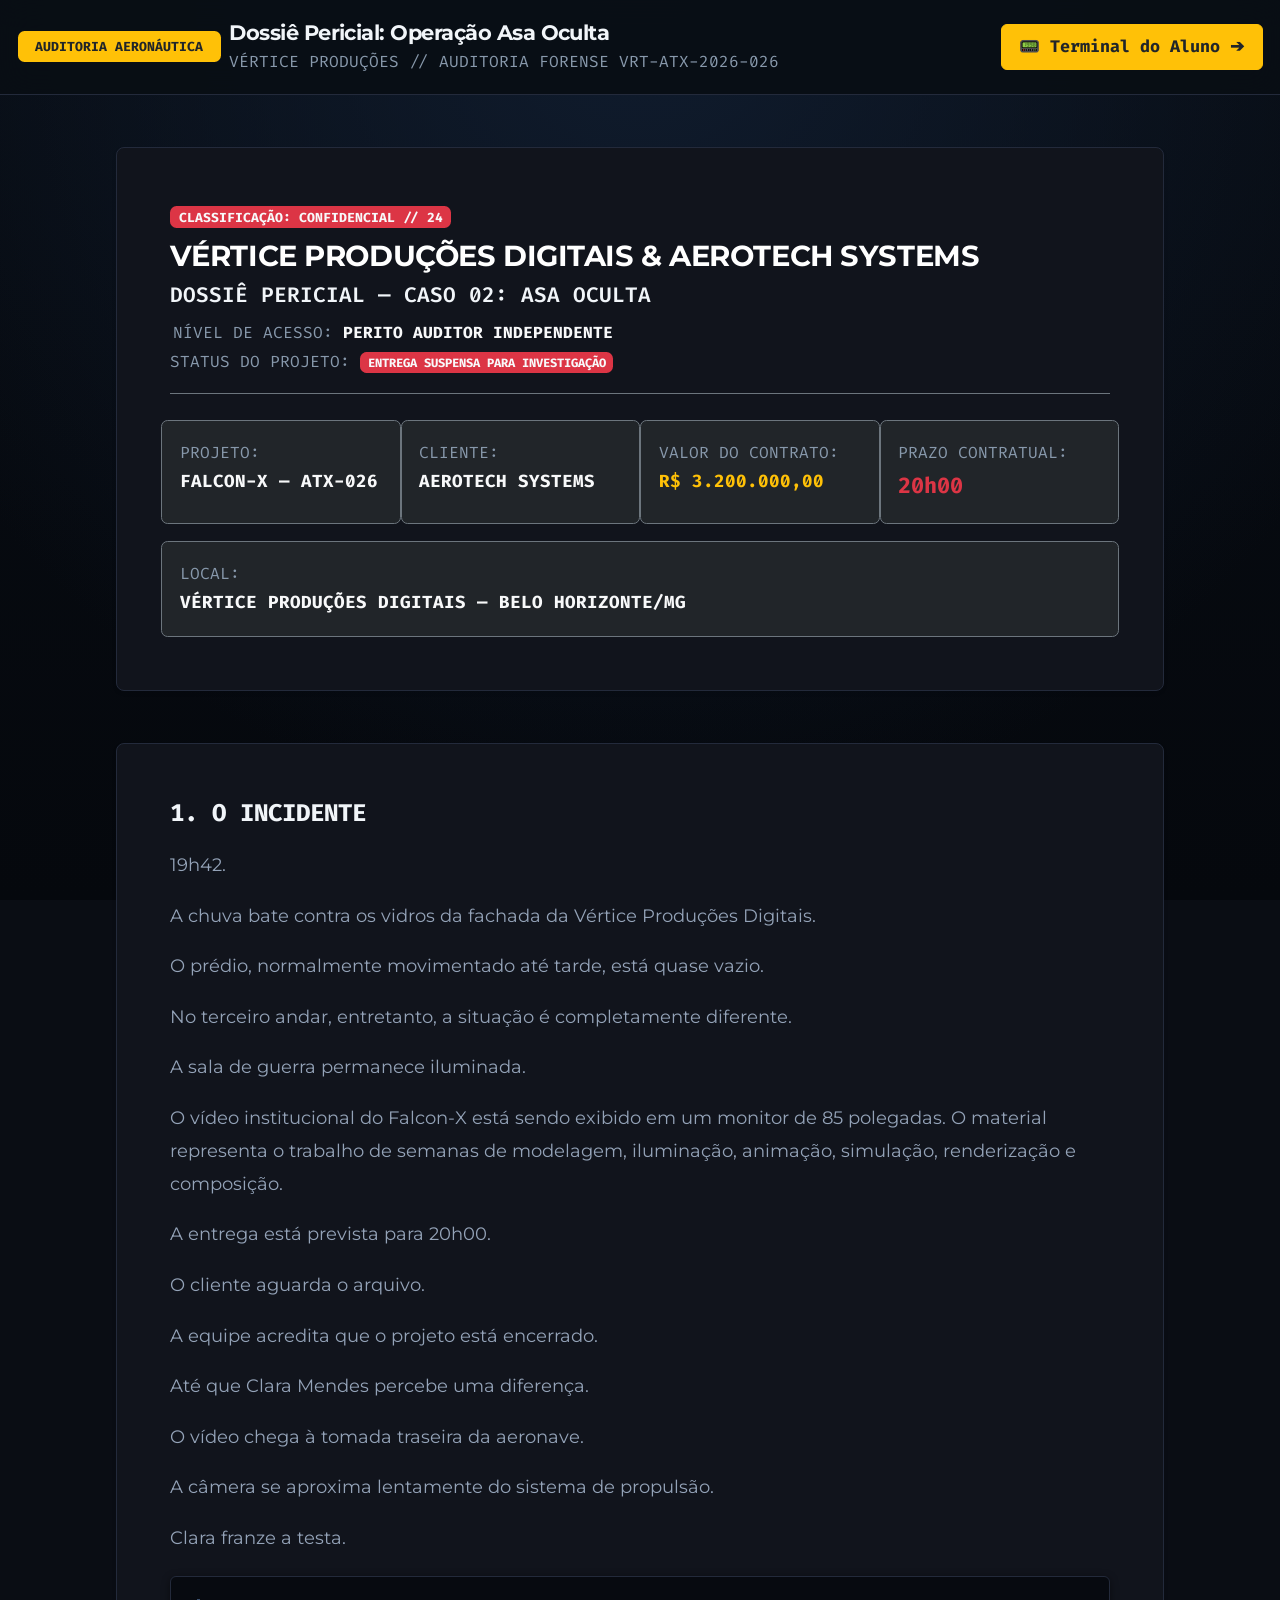
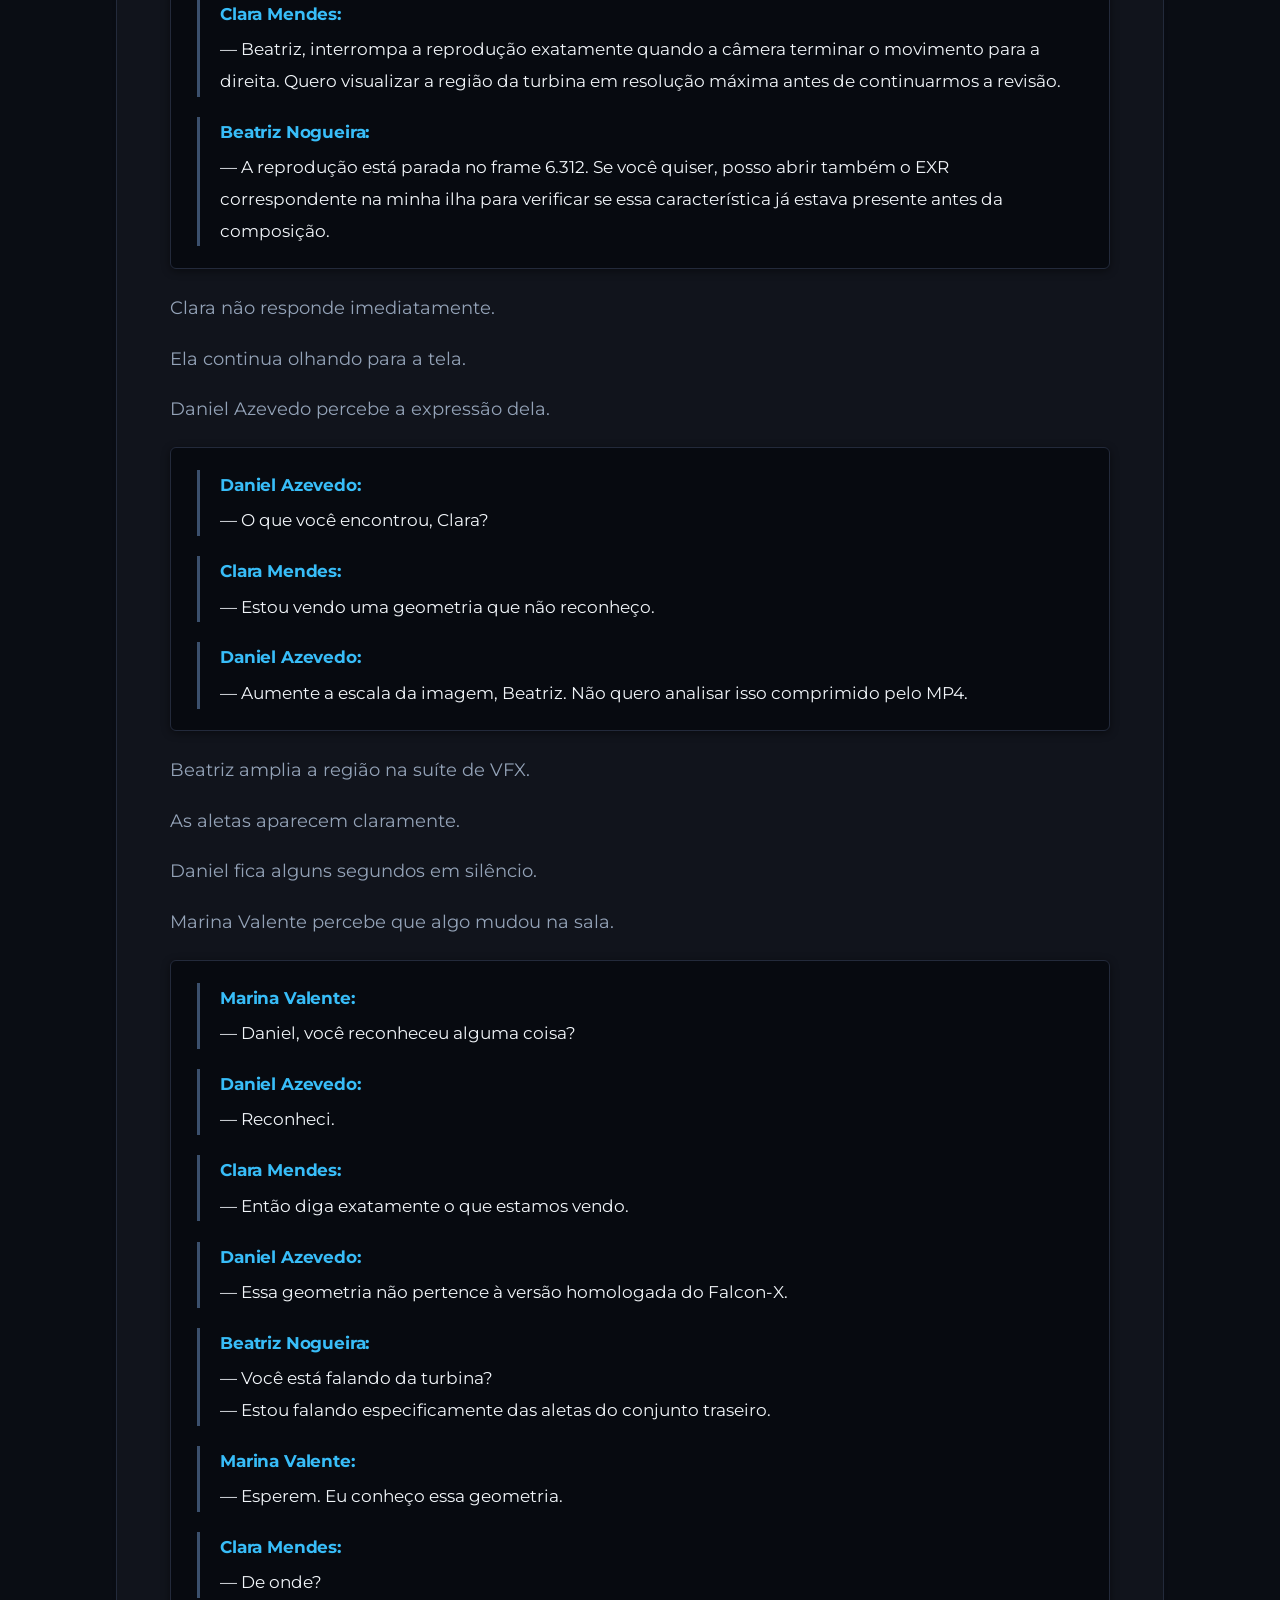
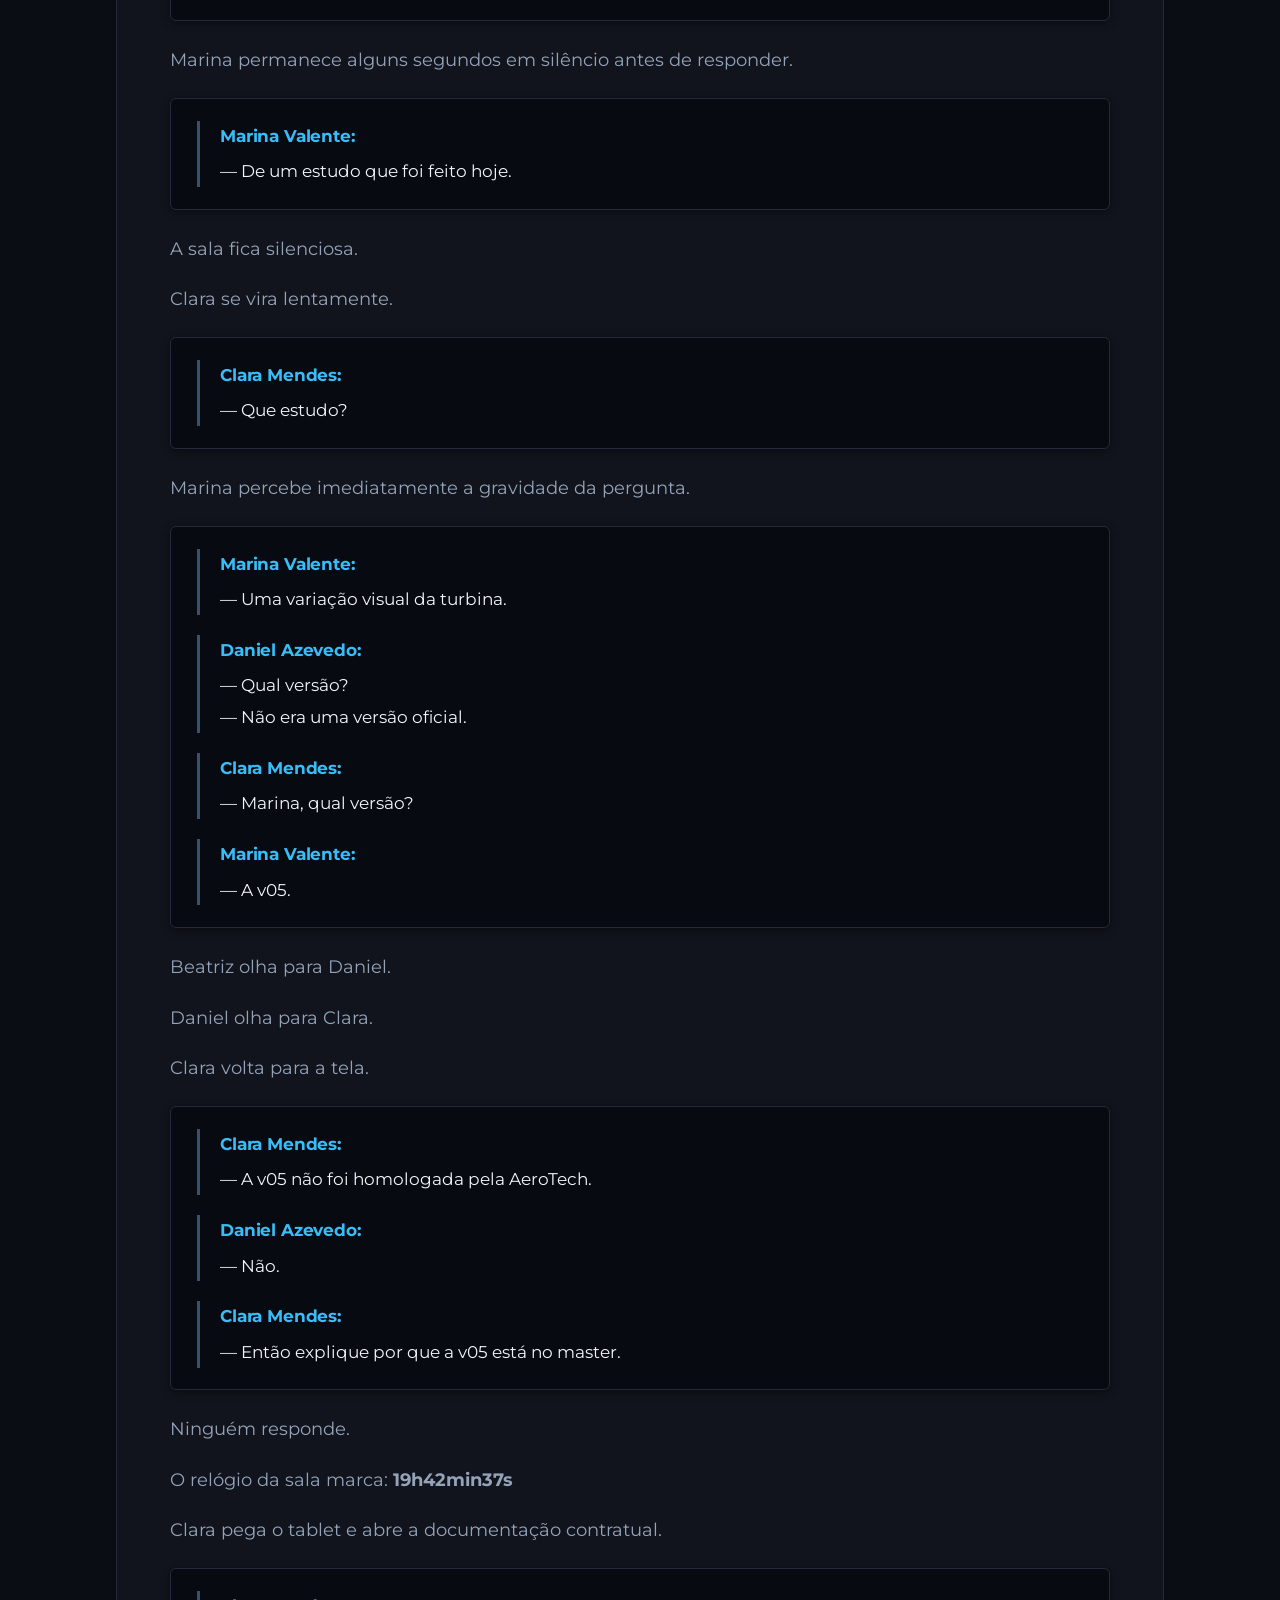
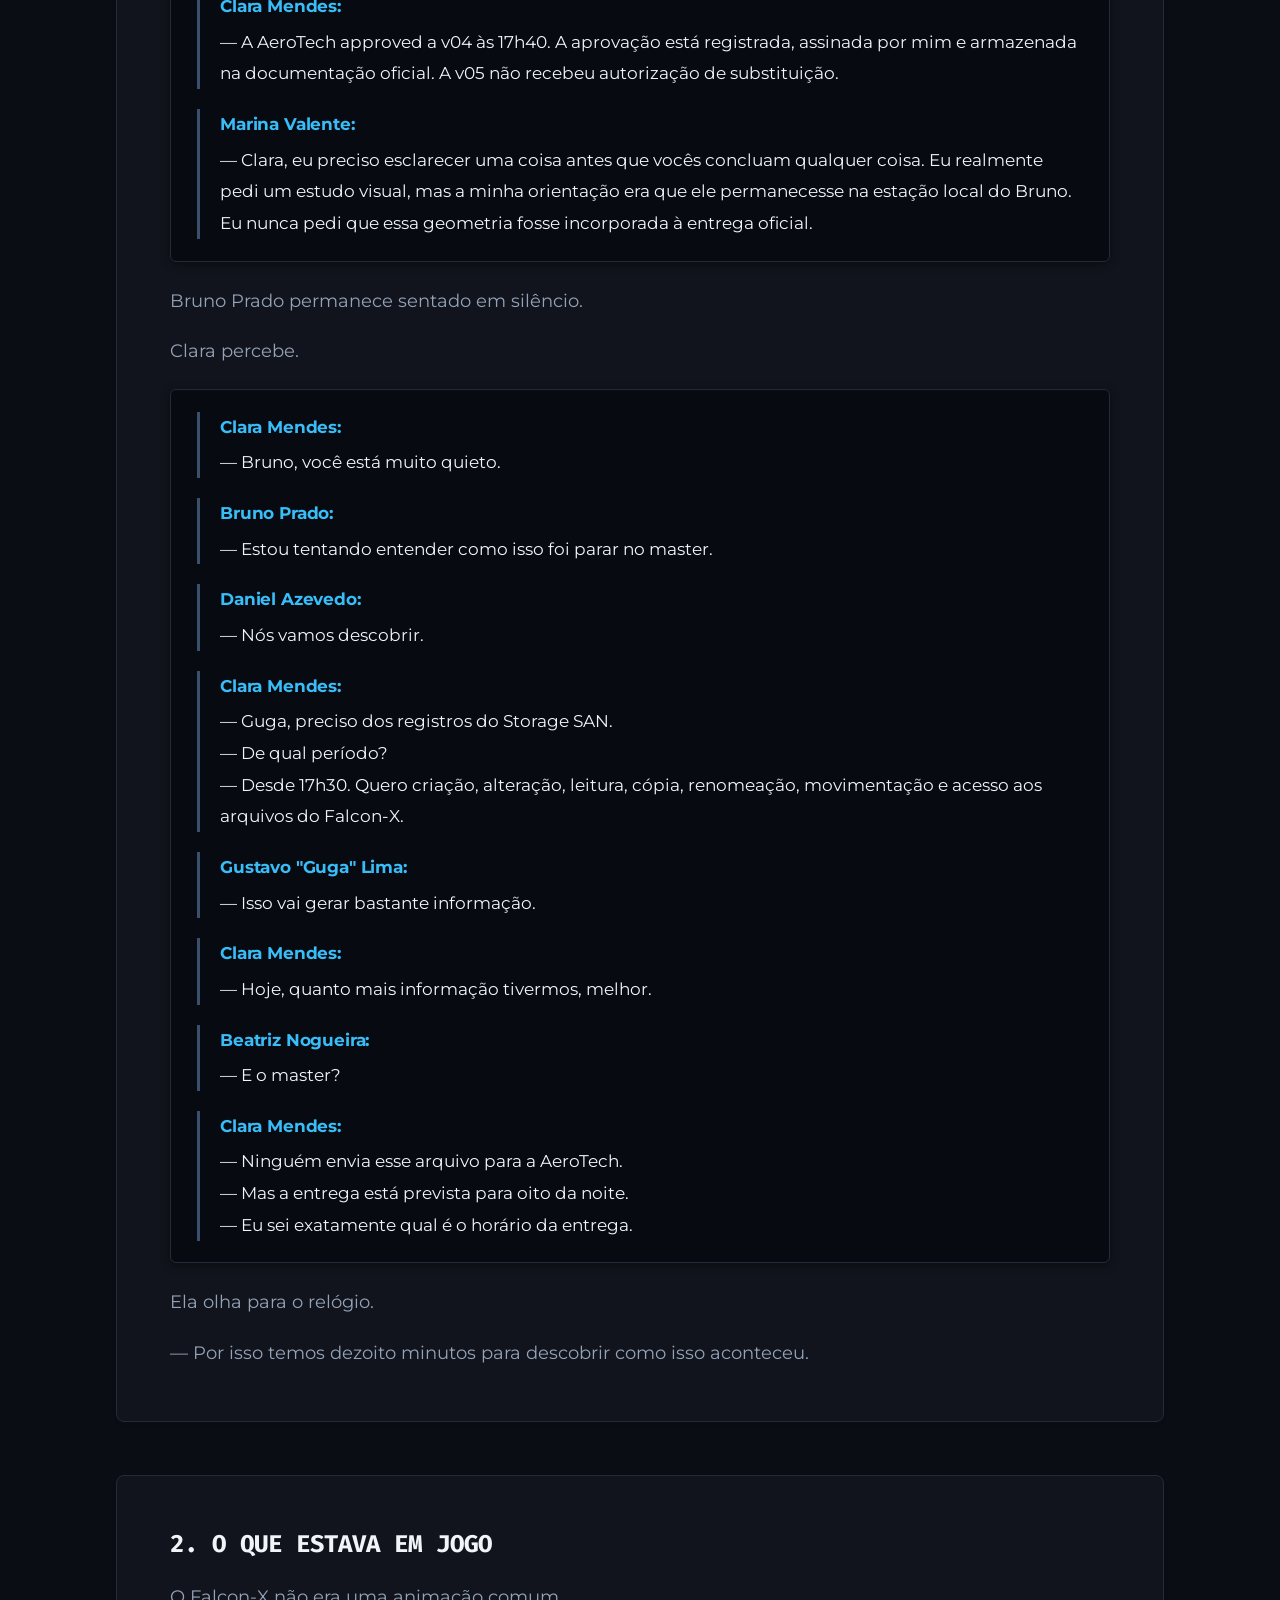
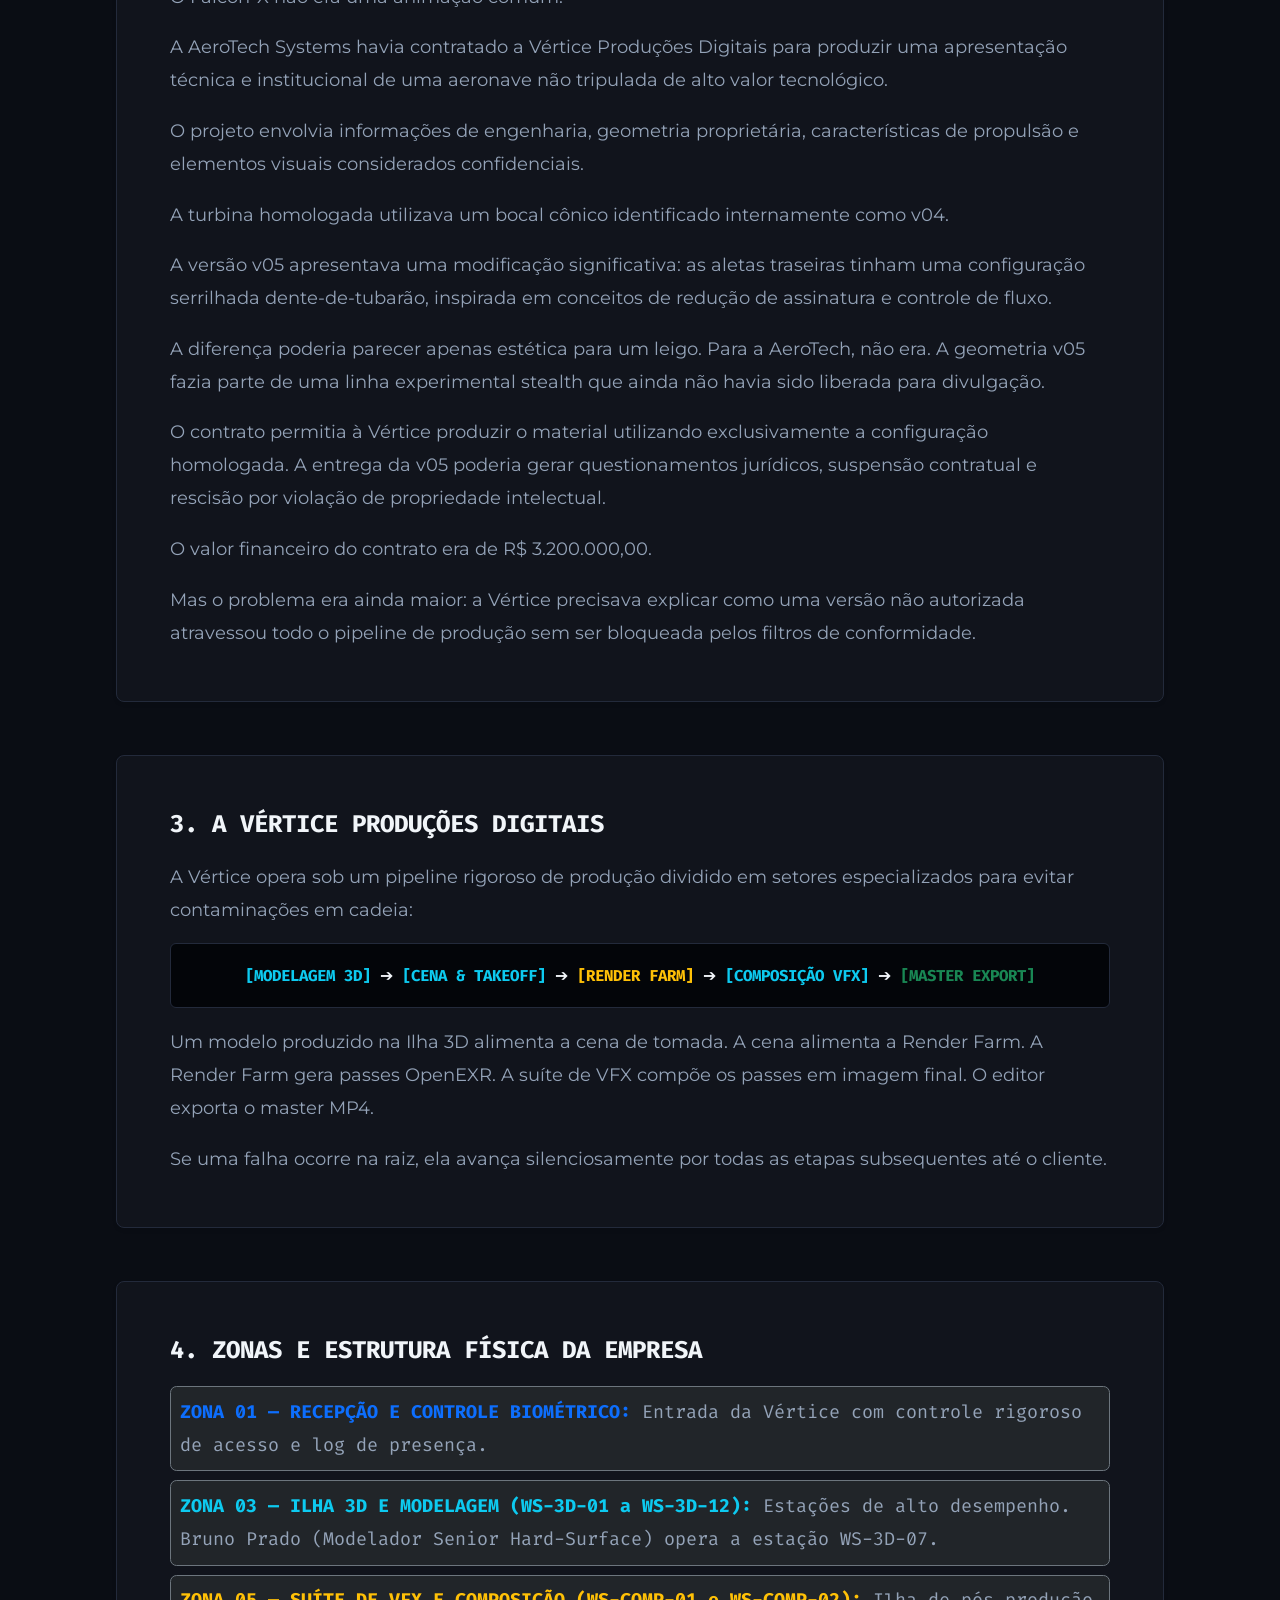
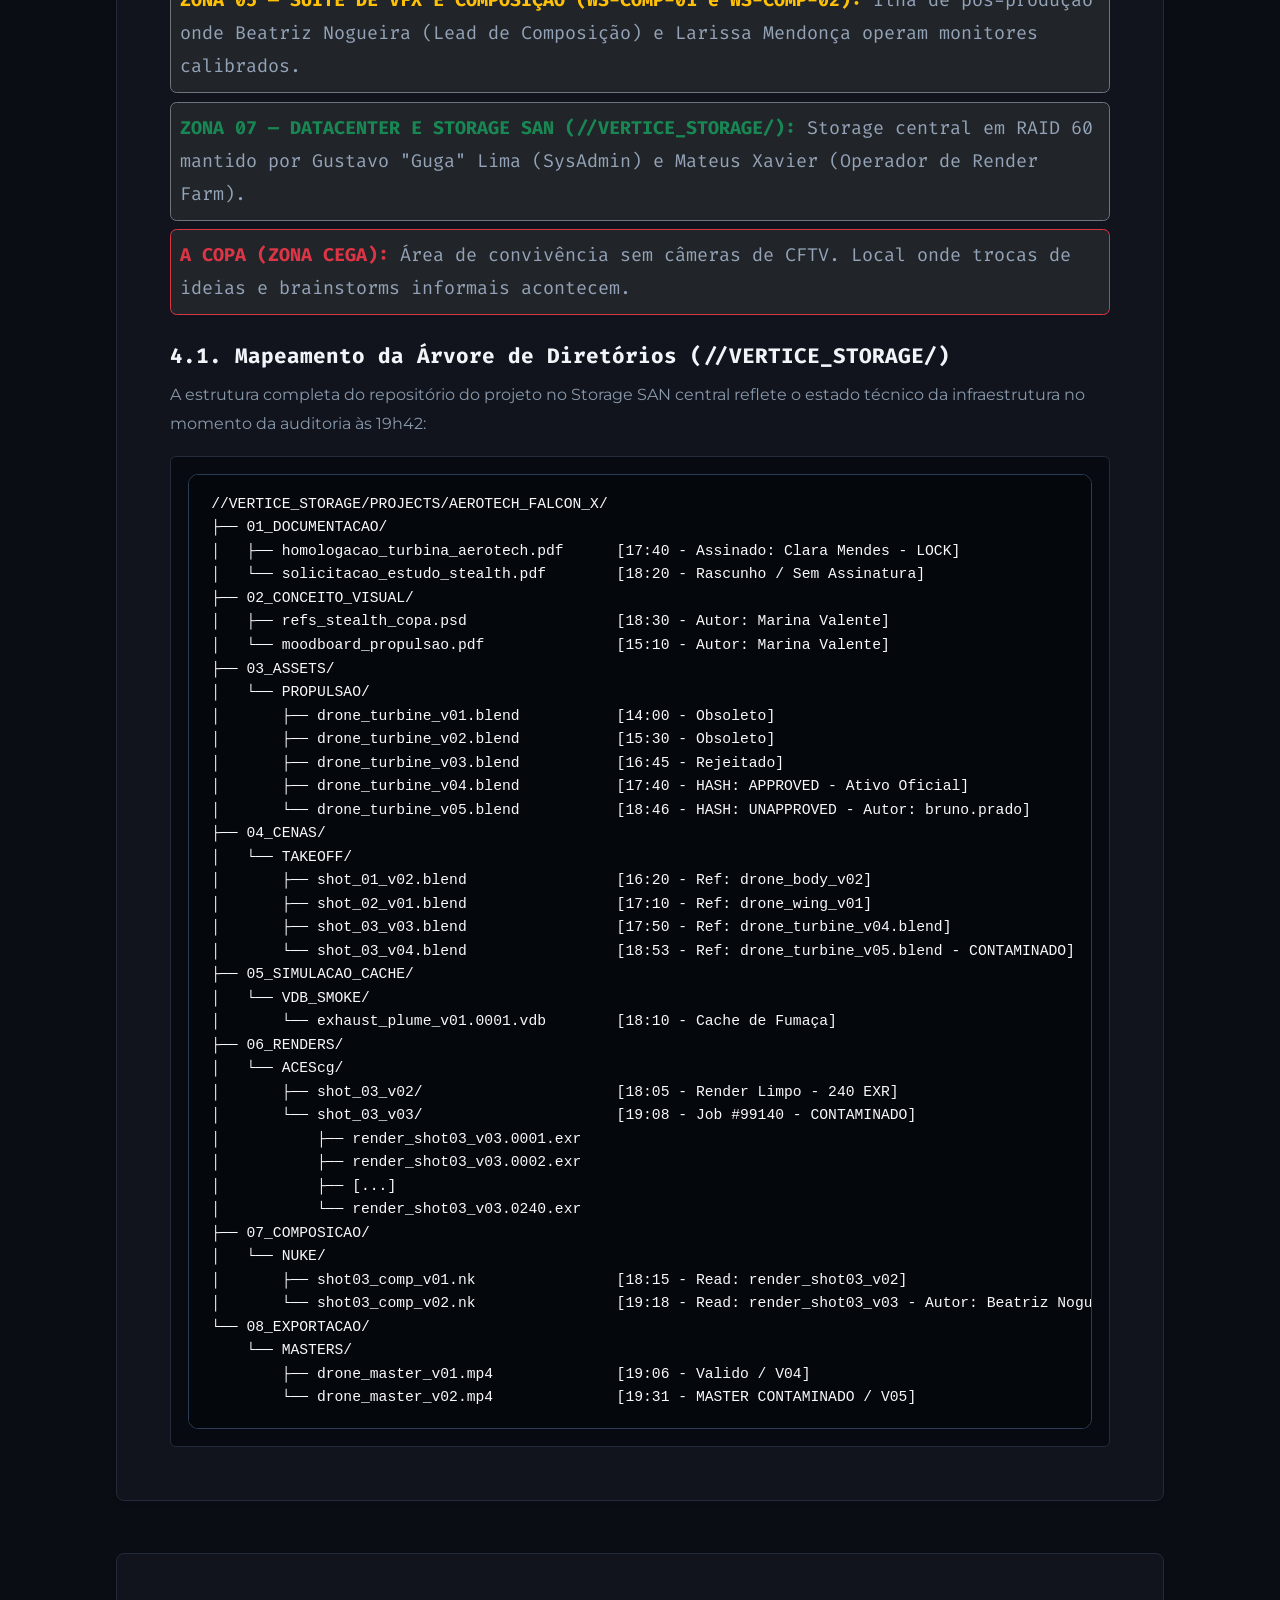
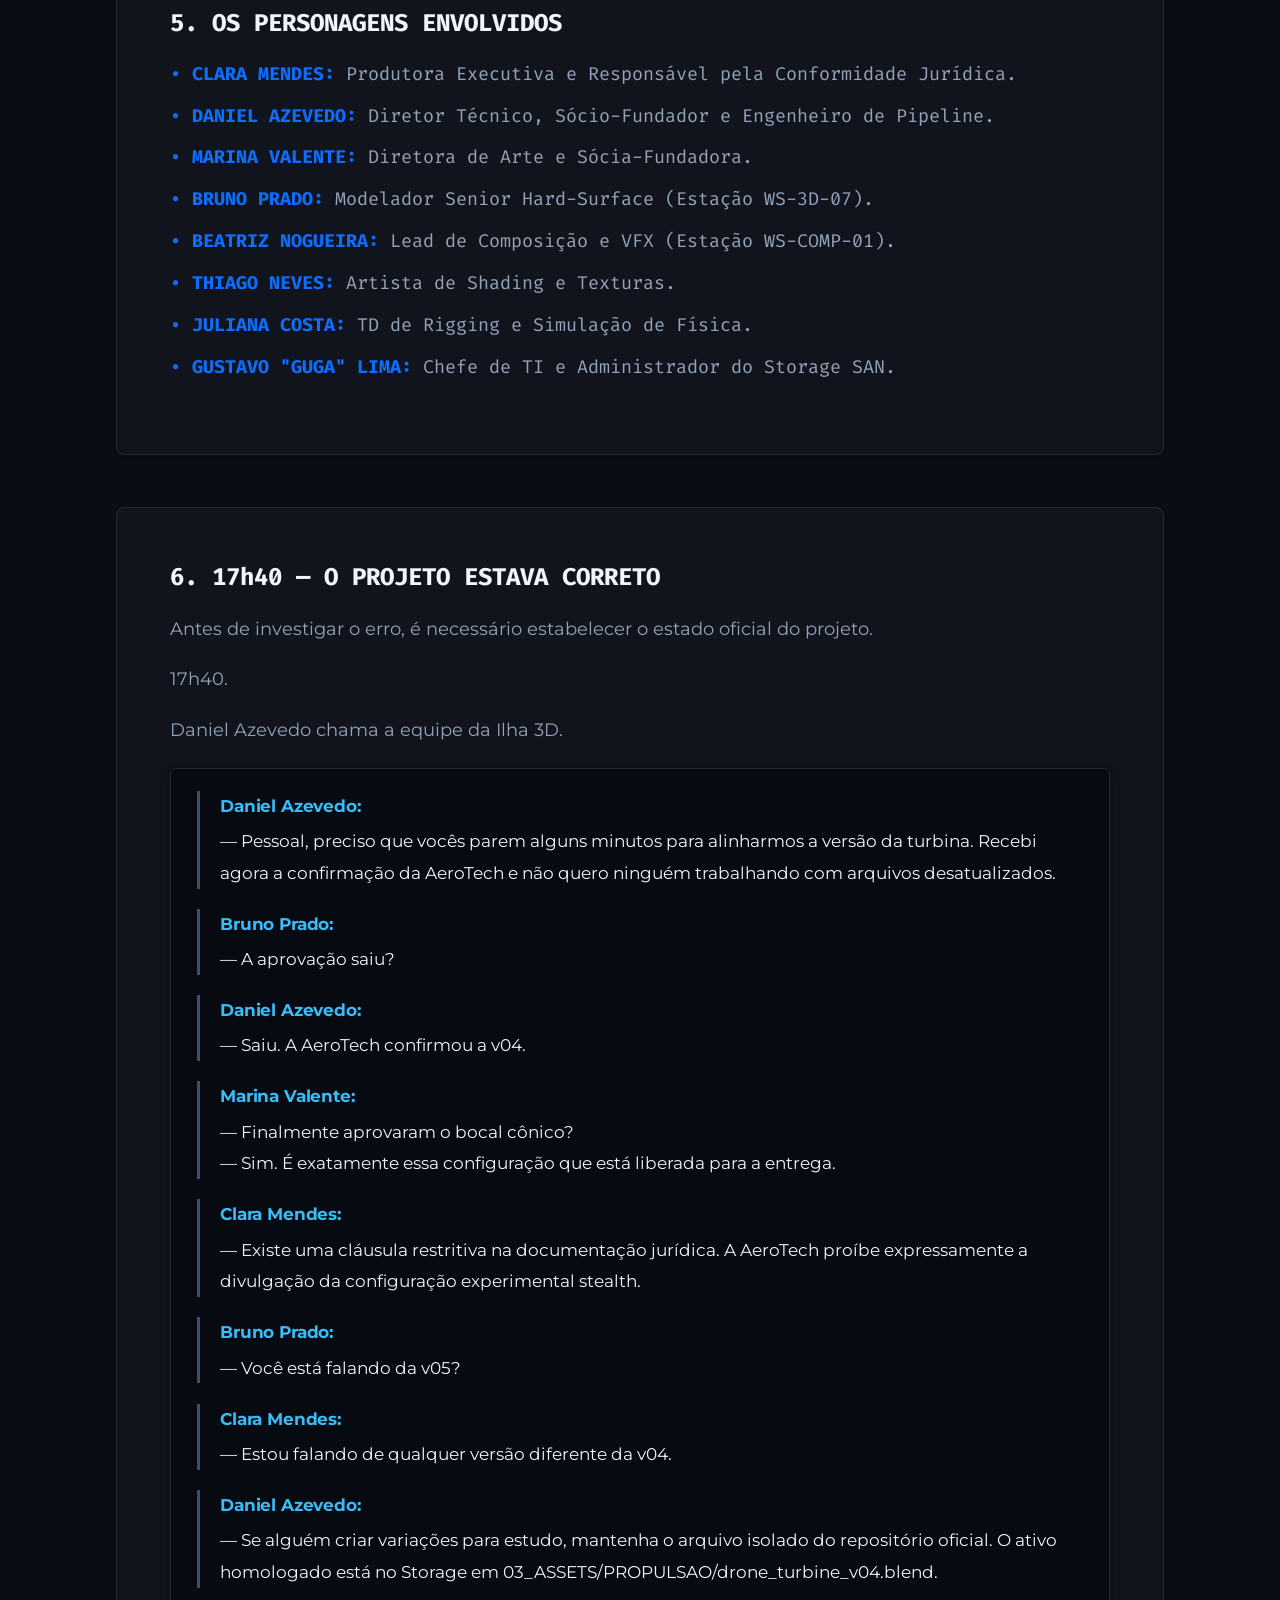
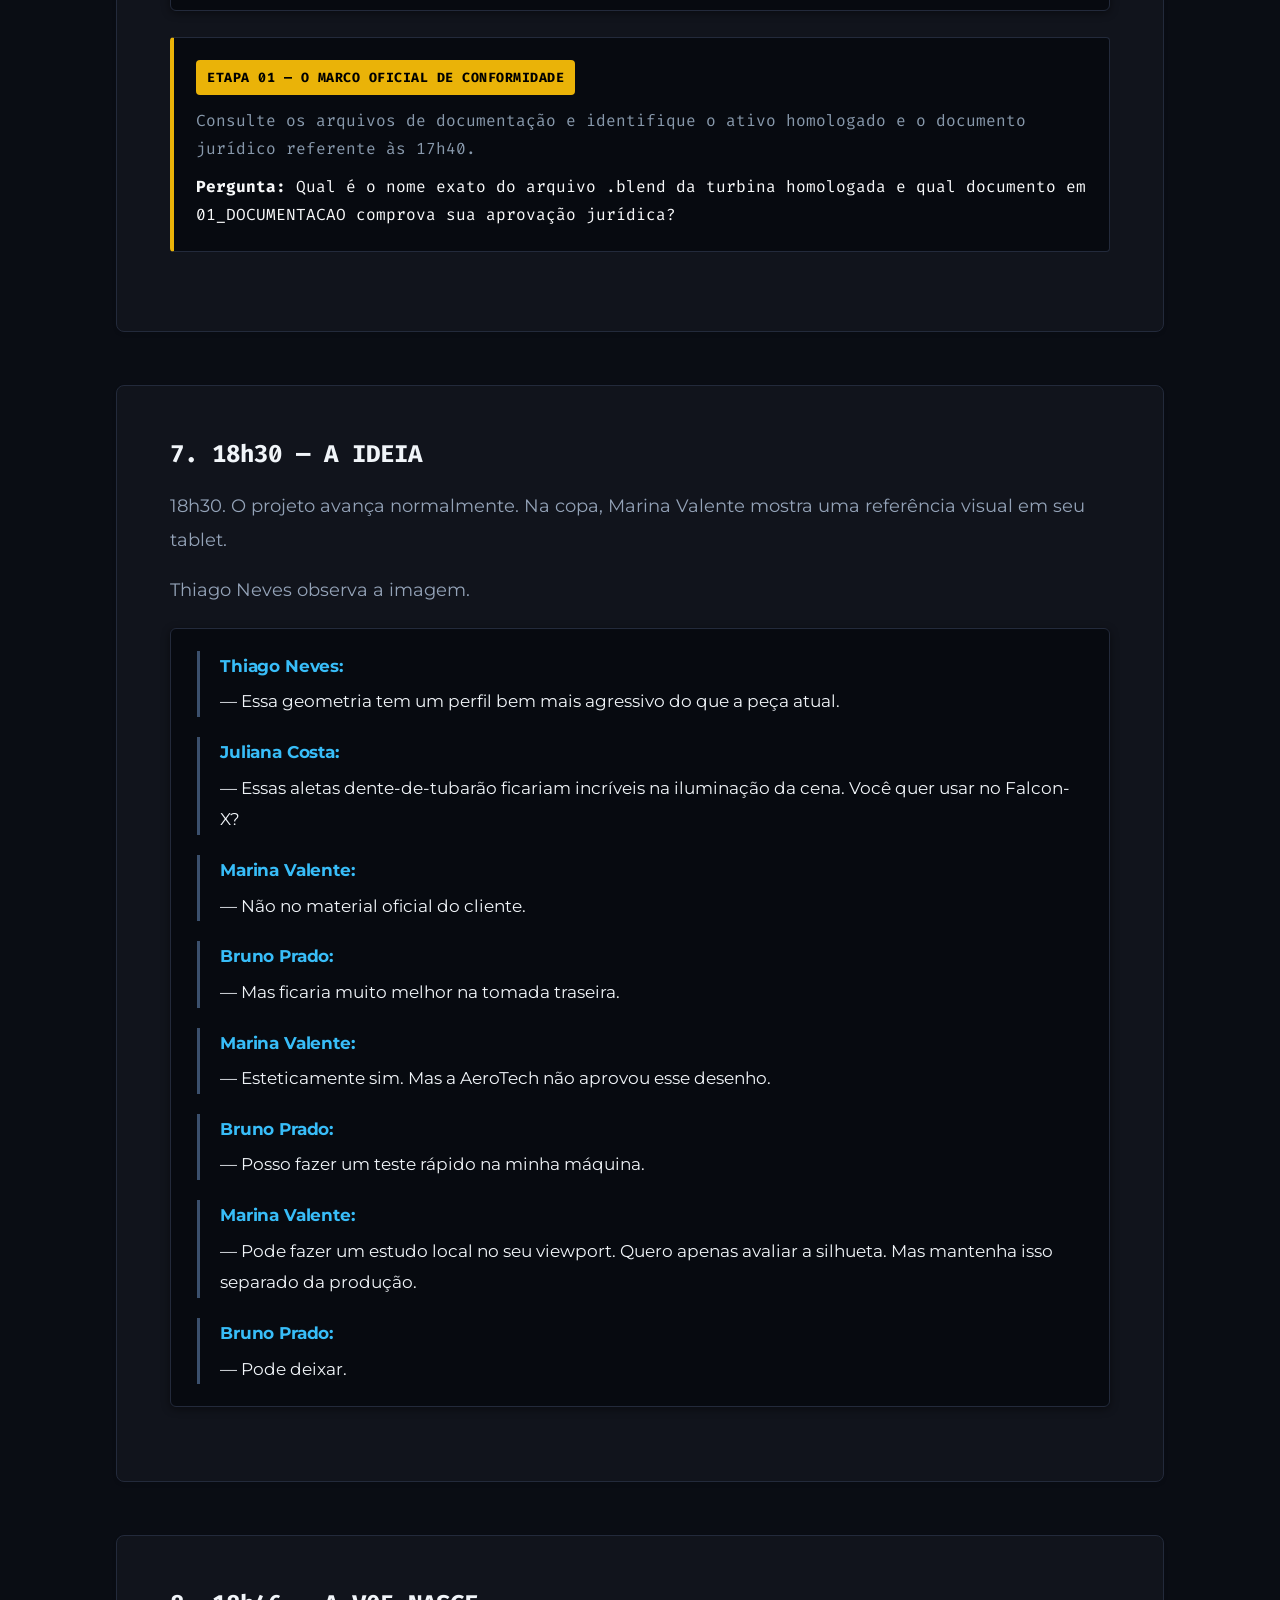
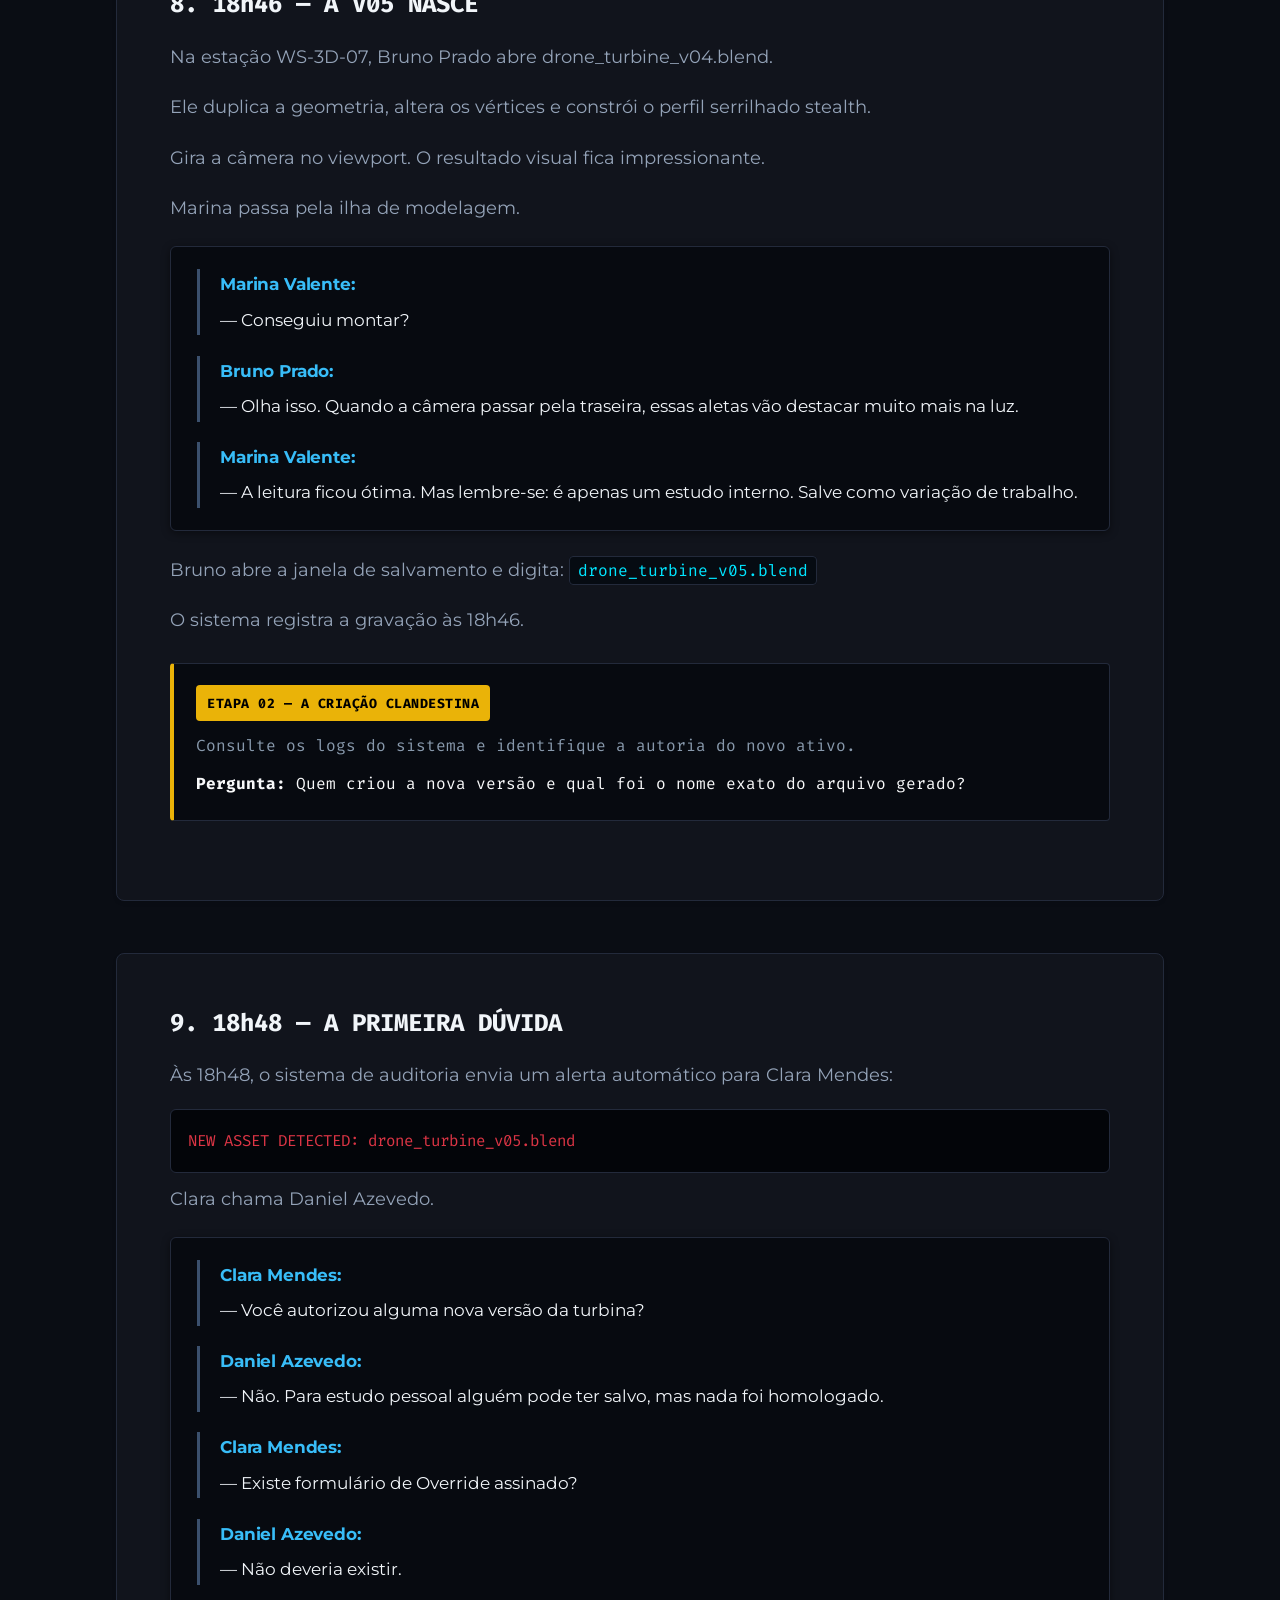
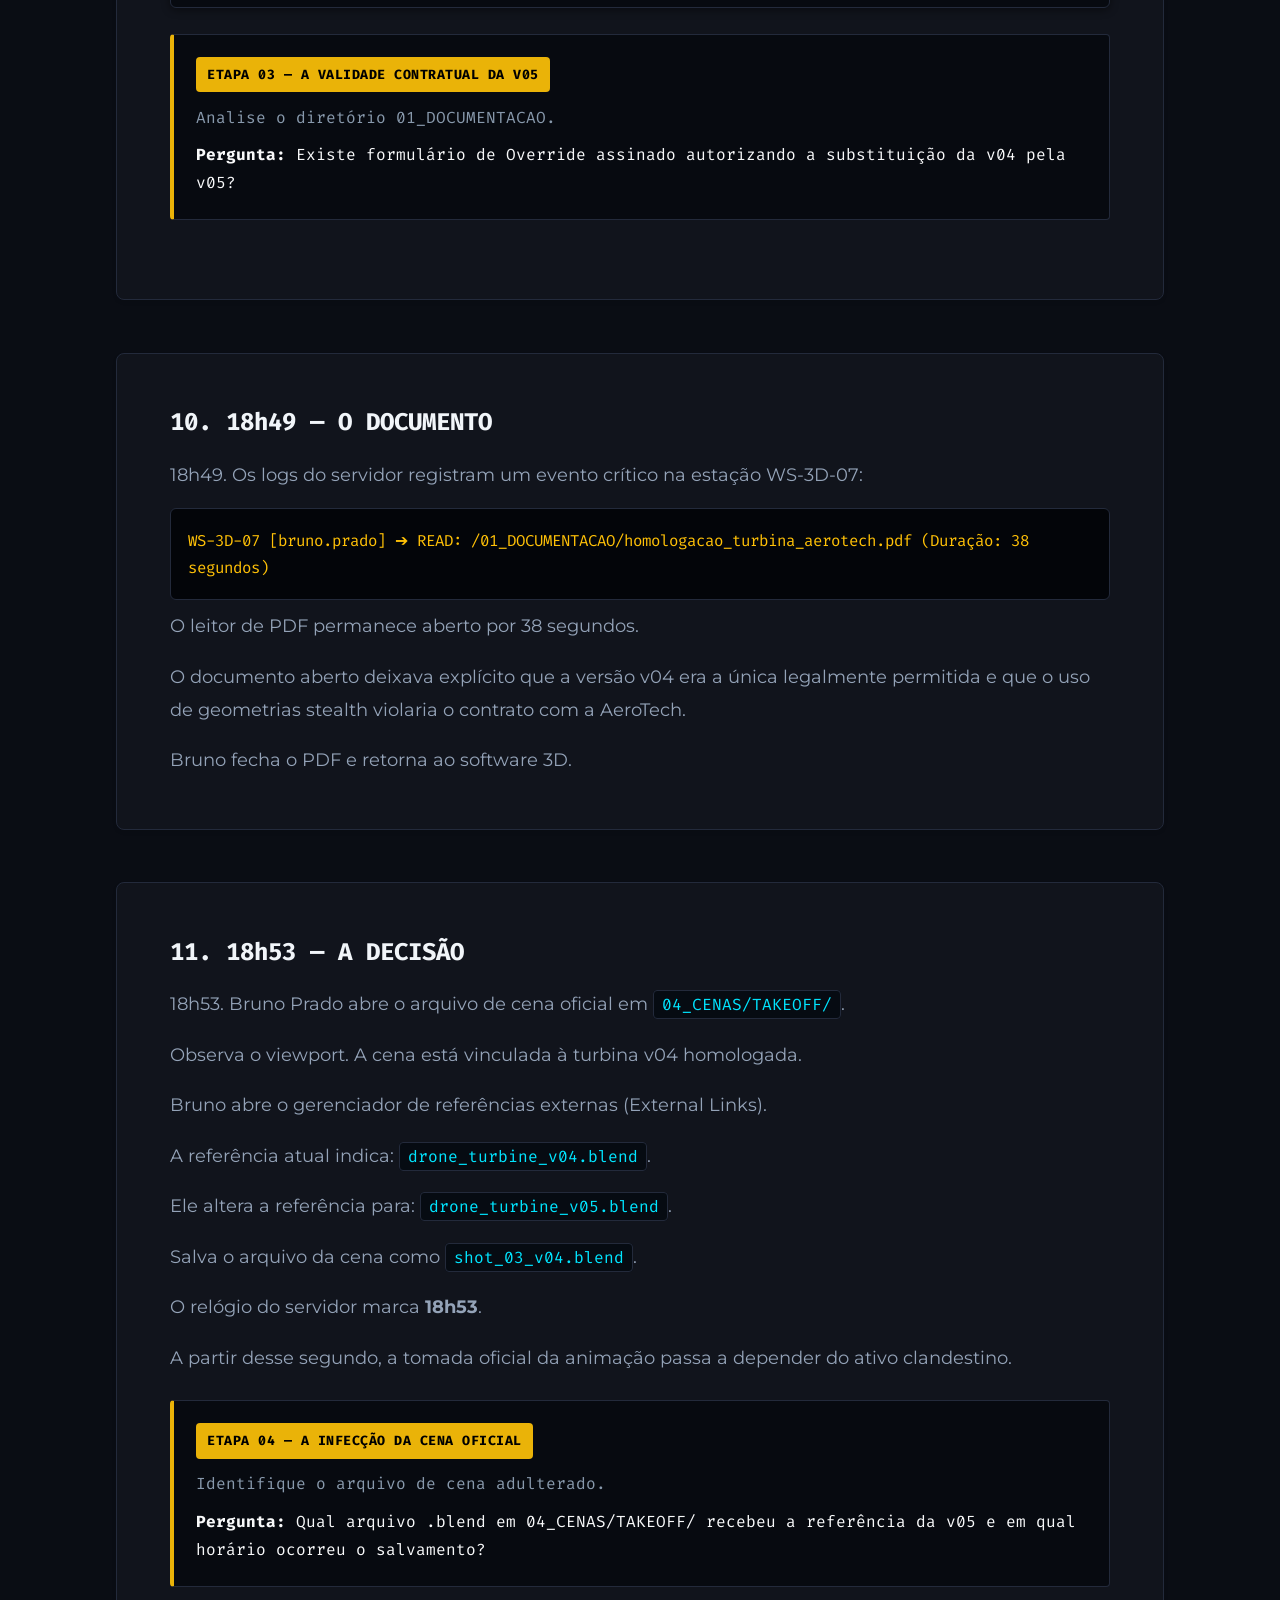
<file: caso02-historia.html>
<!DOCTYPE html>
<html lang="pt-BR" data-bs-theme="dark">

<head>
    <meta charset="UTF-8">
    <meta name="viewport" content="width=device-width, initial-scale=1.0, maximum-scale=5.0">
    <title>Dossiê Pericial // Caso 02: Projeto Asa Oculta — Vértice Produções Digitais</title>
    <!-- Bootstrap 5 CSS -->
    <link href="https://cdn.jsdelivr.net/npm/bootstrap@5.3.3/dist/css/bootstrap.min.css" rel="stylesheet">
    <!-- Google Fonts -->
    <link
        href="https://fonts.googleapis.com/css2?family=Fira+Code:wght@400;500;600;700&family=Montserrat:ital,wght@0,400;0,500;0,600;0,700;1,400&display=swap"
        rel="stylesheet">
    <link rel="stylesheet" href="css/style.css">
    <style>
        :root {
            --bg-body: #0a0d14;
            --bg-panel: #11141c;
            --bg-terminal: #070a10;
            --border-dim: #232a3b;
            --border-highlight: #3b506d;
            --text-main: #f1f5f9;
            --text-sub: #94a3b8;
            --accent-gold: #eab308;
            --accent-cyan: #38bdf8;
            --accent-danger: #ef4444;
        }

        body {
            font-family: 'Montserrat', sans-serif;
            background-color: var(--bg-body);
            color: var(--text-main);
            line-height: 1.75;
        }

        .font-mono {
            font-family: 'Fira Code', monospace;
        }

        main.container {
            max-width: 1100px;
        }

        .card-custom {
            background-color: var(--bg-panel);
            border: 1px solid var(--border-dim);
            border-radius: 8px;
        }

        .dialogo-bloco {
            background: var(--bg-terminal);
            border: 1px solid var(--border-dim);
            border-radius: 6px;
            padding: 1.25rem 1.5rem;
            margin: 1.25rem 0;
        }

        .dialogo-fala {
            margin-bottom: 1.15rem;
            padding-left: 1.15rem;
            border-left: 3px solid var(--border-highlight);
        }

        .dialogo-fala:last-child {
            margin-bottom: 0;
        }

        .dialogo-nome {
            font-size: 0.98rem;
            font-weight: 700;
            margin-bottom: 0.25rem;
            display: block;
            color: var(--accent-cyan);
        }

        .dialogo-texto {
            font-size: 0.98rem;
            color: var(--text-main);
            margin: 0;
        }

        .file-tree-box {
            background-color: var(--bg-terminal);
            border: 1px solid var(--border-dim);
            border-radius: 6px;
            font-size: 0.84rem;
            line-height: 1.6;
        }

        .etapa-card {
            border-left: 4px solid var(--accent-gold);
            background: var(--bg-terminal);
            border-top: 1px solid var(--border-dim);
            border-right: 1px solid var(--border-dim);
            border-bottom: 1px solid var(--border-dim);
            border-radius: 4px;
            padding: 1.25rem;
            margin: 1.5rem 0;
        }

        .etapa-badge {
            background-color: var(--accent-gold);
            color: #000;
            font-weight: 700;
            font-size: 0.76rem;
            padding: 0.35rem 0.65rem;
            border-radius: 4px;
            text-transform: uppercase;
            letter-spacing: 0.5px;
            display: inline-block;
            margin-bottom: 0.65rem;
        }

        .terminal-callout {
            background-color: #030509;
            border: 1px solid var(--border-dim);
            border-radius: 6px;
            padding: 1rem;
            font-size: 0.9rem;
        }
    </style>
</head>

<body>

    <!-- Header Fixo Padronizado -->
    <header class="navbar navbar-expand-xl navbar-dark bg-dark border-bottom border-warning px-3 py-3 sticky-top">
        <div class="container-fluid px-0">
            <div class="d-flex align-items-center gap-2 me-auto">
                <span class="badge bg-warning text-dark fw-bold px-3 py-2 font-mono">AUDITORIA AERONÁUTICA</span>
                <div>
                    <h1 class="h5 m-0 text-light fw-bold">Dossiê Pericial: Operação Asa Oculta</h1>
                    <div class="text-sub small font-mono d-none d-sm-block">VÉRTICE PRODUÇÕES // AUDITORIA FORENSE
                        VRT-ATX-2026-026</div>
                </div>
            </div>

            <div class="ms-auto d-flex gap-2">
                <a href="index.html" class="btn btn-warning btn-sm px-3 py-2 text-dark fw-bold font-mono">📟 Terminal do
                    Aluno ➔</a>
            </div>
        </div>
    </header>

    <main class="container my-4 my-md-5 px-3 px-sm-4">

        <!-- CABEÇALHO DO DOSSIÊ -->
        <section class="card-custom shadow-sm mb-4 mb-md-5 p-4 p-md-5">
            <div class="border-bottom border-secondary pb-3 mb-4">
                <div class="d-flex justify-content-between align-items-center flex-wrap gap-2">
                    <div>
                        <span class="badge bg-danger text-light font-mono px-2 py-1 mb-2">CLASSIFICAÇÃO: CONFIDENCIAL //
                            24</span>
                        <h2 class="h3 text-light fw-bold m-0">VÉRTICE PRODUÇÕES DIGITAIS &amp; AEROTECH SYSTEMS</h2>
                        <h3 class="h5 text-warning font-mono mt-1 mb-0">DOSSIÊ PERICIAL — CASO 02: ASA OCULTA</h3>
                    </div>
                    <div class="text-end font-mono small text-sub">
                        <div>NÍVEL DE ACESSO: <strong class="text-light">PERITO AUDITOR INDEPENDENTE</strong></div>
                        <div>STATUS DO PROJETO: <span class="badge bg-danger text-light">ENTREGA SUSPENSA PARA
                                INVESTIGAÇÃO</span></div>
                    </div>
                </div>
            </div>

            <div class="row g-3 text-light-sub font-mono">
                <div class="col-sm-6 col-lg-3 p-3 bg-dark rounded border border-secondary">
                    <span class="text-sub d-block small">PROJETO:</span>
                    <strong class="text-light fs-6">FALCON-X — ATX-026</strong>
                </div>
                <div class="col-sm-6 col-lg-3 p-3 bg-dark rounded border border-secondary">
                    <span class="text-sub d-block small">CLIENTE:</span>
                    <strong class="text-light fs-6">AEROTECH SYSTEMS</strong>
                </div>
                <div class="col-sm-6 col-lg-3 p-3 bg-dark rounded border border-secondary">
                    <span class="text-sub d-block small">VALOR DO CONTRATO:</span>
                    <strong class="text-warning fs-6">R$ 3.200.000,00</strong>
                </div>
                <div class="col-sm-6 col-lg-3 p-3 bg-dark rounded border border-secondary">
                    <span class="text-sub d-block small">PRAZO CONTRATUAL:</span>
                    <strong class="text-danger fs-5">20h00</strong>
                </div>
                <div class="col-12 p-3 bg-dark rounded border border-secondary">
                    <span class="text-sub d-block small">LOCAL:</span>
                    <strong class="text-light">VÉRTICE PRODUÇÕES DIGITAIS — BELO HORIZONTE/MG</strong>
                </div>
            </div>
        </section>

        <!-- 1. O INCIDENTE -->
        <section class="card-custom shadow-sm mb-4 mb-md-5 p-4 p-md-5">
            <h3 class="h4 text-warning fw-bold mb-3 font-mono">1. O INCIDENTE</h3>

            <p>19h42.</p>
            <p>A chuva bate contra os vidros da fachada da Vértice Produções Digitais.</p>
            <p>O prédio, normalmente movimentado até tarde, está quase vazio.</p>
            <p>No terceiro andar, entretanto, a situação é completamente diferente.</p>
            <p>A sala de guerra permanece iluminada.</p>
            <p>O vídeo institucional do Falcon-X está sendo exibido em um monitor de 85 polegadas. O material representa
                o trabalho de semanas de modelagem, iluminação, animação, simulação, renderização e composição.</p>
            <p>A entrega está prevista para 20h00.</p>
            <p>O cliente aguarda o arquivo.</p>
            <p>A equipe acredita que o projeto está encerrado.</p>
            <p>Até que Clara Mendes percebe uma diferença.</p>
            <p>O vídeo chega à tomada traseira da aeronave.</p>
            <p>A câmera se aproxima lentamente do sistema de propulsão.</p>
            <p>Clara franze a testa.</p>

            <div class="dialogo-bloco">
                <div class="dialogo-fala">
                    <span class="dialogo-nome">Clara Mendes:</span>
                    <p class="dialogo-texto">— Beatriz, interrompa a reprodução exatamente quando a câmera terminar o
                        movimento para a direita. Quero visualizar a região da turbina em resolução máxima antes de
                        continuarmos a revisão.</p>
                </div>
                <div class="dialogo-fala">
                    <span class="dialogo-nome">Beatriz Nogueira:</span>
                    <p class="dialogo-texto">— A reprodução está parada no frame 6.312. Se você quiser, posso abrir
                        também o EXR correspondente na minha ilha para verificar se essa característica já estava
                        presente antes da composição.</p>
                </div>
            </div>

            <p>Clara não responde imediatamente.</p>
            <p>Ela continua olhando para a tela.</p>
            <p>Daniel Azevedo percebe a expressão dela.</p>

            <div class="dialogo-bloco">
                <div class="dialogo-fala">
                    <span class="dialogo-nome">Daniel Azevedo:</span>
                    <p class="dialogo-texto">— O que você encontrou, Clara?</p>
                </div>
                <div class="dialogo-fala">
                    <span class="dialogo-nome">Clara Mendes:</span>
                    <p class="dialogo-texto">— Estou vendo uma geometria que não reconheço.</p>
                </div>
                <div class="dialogo-fala">
                    <span class="dialogo-nome">Daniel Azevedo:</span>
                    <p class="dialogo-texto">— Aumente a escala da imagem, Beatriz. Não quero analisar isso comprimido
                        pelo MP4.</p>
                </div>
            </div>

            <p>Beatriz amplia a região na suíte de VFX.</p>
            <p>As aletas aparecem claramente.</p>
            <p>Daniel fica alguns segundos em silêncio.</p>
            <p>Marina Valente percebe que algo mudou na sala.</p>

            <div class="dialogo-bloco">
                <div class="dialogo-fala">
                    <span class="dialogo-nome">Marina Valente:</span>
                    <p class="dialogo-texto">— Daniel, você reconheceu alguma coisa?</p>
                </div>
                <div class="dialogo-fala">
                    <span class="dialogo-nome">Daniel Azevedo:</span>
                    <p class="dialogo-texto">— Reconheci.</p>
                </div>
                <div class="dialogo-fala">
                    <span class="dialogo-nome">Clara Mendes:</span>
                    <p class="dialogo-texto">— Então diga exatamente o que estamos vendo.</p>
                </div>
                <div class="dialogo-fala">
                    <span class="dialogo-nome">Daniel Azevedo:</span>
                    <p class="dialogo-texto">— Essa geometria não pertence à versão homologada do Falcon-X.</p>
                </div>
                <div class="dialogo-fala">
                    <span class="dialogo-nome">Beatriz Nogueira:</span>
                    <p class="dialogo-texto">— Você está falando da turbina?<br>— Estou falando especificamente das
                        aletas do conjunto traseiro.</p>
                </div>
                <div class="dialogo-fala">
                    <span class="dialogo-nome">Marina Valente:</span>
                    <p class="dialogo-texto">— Esperem. Eu conheço essa geometria.</p>
                </div>
                <div class="dialogo-fala">
                    <span class="dialogo-nome">Clara Mendes:</span>
                    <p class="dialogo-texto">— De onde?</p>
                </div>
            </div>

            <p>Marina permanece alguns segundos em silêncio antes de responder.</p>

            <div class="dialogo-bloco">
                <div class="dialogo-fala">
                    <span class="dialogo-nome">Marina Valente:</span>
                    <p class="dialogo-texto">— De um estudo que foi feito hoje.</p>
                </div>
            </div>

            <p>A sala fica silenciosa.</p>
            <p>Clara se vira lentamente.</p>

            <div class="dialogo-bloco">
                <div class="dialogo-fala">
                    <span class="dialogo-nome">Clara Mendes:</span>
                    <p class="dialogo-texto">— Que estudo?</p>
                </div>
            </div>

            <p>Marina percebe imediatamente a gravidade da pergunta.</p>

            <div class="dialogo-bloco">
                <div class="dialogo-fala">
                    <span class="dialogo-nome">Marina Valente:</span>
                    <p class="dialogo-texto">— Uma variação visual da turbina.</p>
                </div>
                <div class="dialogo-fala">
                    <span class="dialogo-nome">Daniel Azevedo:</span>
                    <p class="dialogo-texto">— Qual versão?<br>— Não era uma versão oficial.</p>
                </div>
                <div class="dialogo-fala">
                    <span class="dialogo-nome">Clara Mendes:</span>
                    <p class="dialogo-texto">— Marina, qual versão?</p>
                </div>
                <div class="dialogo-fala">
                    <span class="dialogo-nome">Marina Valente:</span>
                    <p class="dialogo-texto">— A v05.</p>
                </div>
            </div>

            <p>Beatriz olha para Daniel.</p>
            <p>Daniel olha para Clara.</p>
            <p>Clara volta para a tela.</p>

            <div class="dialogo-bloco">
                <div class="dialogo-fala">
                    <span class="dialogo-nome">Clara Mendes:</span>
                    <p class="dialogo-texto">— A v05 não foi homologada pela AeroTech.</p>
                </div>
                <div class="dialogo-fala">
                    <span class="dialogo-nome">Daniel Azevedo:</span>
                    <p class="dialogo-texto">— Não.</p>
                </div>
                <div class="dialogo-fala">
                    <span class="dialogo-nome">Clara Mendes:</span>
                    <p class="dialogo-texto">— Então explique por que a v05 está no master.</p>
                </div>
            </div>

            <p>Ninguém responde.</p>
            <p>O relógio da sala marca: <strong>19h42min37s</strong></p>
            <p>Clara pega o tablet e abre a documentação contratual.</p>

            <div class="dialogo-bloco">
                <div class="dialogo-fala">
                    <span class="dialogo-nome">Clara Mendes:</span>
                    <p class="dialogo-texto">— A AeroTech approved a v04 às 17h40. A aprovação está registrada, assinada
                        por mim e armazenada na documentação oficial. A v05 não recebeu autorização de substituição.</p>
                </div>
                <div class="dialogo-fala">
                    <span class="dialogo-nome">Marina Valente:</span>
                    <p class="dialogo-texto">— Clara, eu preciso esclarecer uma coisa antes que vocês concluam qualquer
                        coisa. Eu realmente pedi um estudo visual, mas a minha orientação era que ele permanecesse na
                        estação local do Bruno. Eu nunca pedi que essa geometria fosse incorporada à entrega oficial.
                    </p>
                </div>
            </div>

            <p>Bruno Prado permanece sentado em silêncio.</p>
            <p>Clara percebe.</p>

            <div class="dialogo-bloco">
                <div class="dialogo-fala">
                    <span class="dialogo-nome">Clara Mendes:</span>
                    <p class="dialogo-texto">— Bruno, você está muito quieto.</p>
                </div>
                <div class="dialogo-fala">
                    <span class="dialogo-nome">Bruno Prado:</span>
                    <p class="dialogo-texto">— Estou tentando entender como isso foi parar no master.</p>
                </div>
                <div class="dialogo-fala">
                    <span class="dialogo-nome">Daniel Azevedo:</span>
                    <p class="dialogo-texto">— Nós vamos descobrir.</p>
                </div>
                <div class="dialogo-fala">
                    <span class="dialogo-nome">Clara Mendes:</span>
                    <p class="dialogo-texto">— Guga, preciso dos registros do Storage SAN.<br>— De qual período?<br>—
                        Desde 17h30. Quero criação, alteração, leitura, cópia, renomeação, movimentação e acesso aos
                        arquivos do Falcon-X.</p>
                </div>
                <div class="dialogo-fala">
                    <span class="dialogo-nome">Gustavo "Guga" Lima:</span>
                    <p class="dialogo-texto">— Isso vai gerar bastante informação.</p>
                </div>
                <div class="dialogo-fala">
                    <span class="dialogo-nome">Clara Mendes:</span>
                    <p class="dialogo-texto">— Hoje, quanto mais informação tivermos, melhor.</p>
                </div>
                <div class="dialogo-fala">
                    <span class="dialogo-nome">Beatriz Nogueira:</span>
                    <p class="dialogo-texto">— E o master?</p>
                </div>
                <div class="dialogo-fala">
                    <span class="dialogo-nome">Clara Mendes:</span>
                    <p class="dialogo-texto">— Ninguém envia esse arquivo para a AeroTech.<br>— Mas a entrega está
                        prevista para oito da noite.<br>— Eu sei exatamente qual é o horário da entrega.</p>
                </div>
            </div>

            <p>Ela olha para o relógio.</p>
            <p>— Por isso temos dezoito minutos para descobrir como isso aconteceu.</p>
        </section>

        <!-- 2. O QUE ESTAVA EM JOGO -->
        <section class="card-custom shadow-sm mb-4 mb-md-5 p-4 p-md-5">
            <h3 class="h4 text-warning fw-bold mb-3 font-mono">2. O QUE ESTAVA EM JOGO</h3>
            <p>O Falcon-X não era uma animação comum.</p>
            <p>A AeroTech Systems havia contratado a Vértice Produções Digitais para produzir uma apresentação técnica e
                institucional de uma aeronave não tripulada de alto valor tecnológico.</p>
            <p>O projeto envolvia informações de engenharia, geometria proprietária, características de propulsão e
                elementos visuais considerados confidenciais.</p>
            <p>A turbina homologada utilizava um bocal cônico identificado internamente como v04.</p>
            <p>A versão v05 apresentava uma modificação significativa: as aletas traseiras tinham uma configuração
                serrilhada dente-de-tubarão, inspirada em conceitos de redução de assinatura e controle de fluxo.</p>
            <p>A diferença poderia parecer apenas estética para um leigo. Para a AeroTech, não era. A geometria v05
                fazia parte de uma linha experimental stealth que ainda não havia sido liberada para divulgação.</p>
            <p>O contrato permitia à Vértice produzir o material utilizando exclusivamente a configuração homologada. A
                entrega da v05 poderia gerar questionamentos jurídicos, suspensão contratual e rescisão por violação de
                propriedade intelectual.</p>
            <p>O valor financeiro do contrato era de R$ 3.200.000,00.</p>
            <p>Mas o problema era ainda maior: a Vértice precisava explicar como uma versão não autorizada atravessou
                todo o pipeline de produção sem ser bloqueada pelos filtros de conformidade.</p>
        </section>

        <!-- 3. A VÉRTICE PRODUÇÕES DIGITAIS -->
        <section class="card-custom shadow-sm mb-4 mb-md-5 p-4 p-md-5">
            <h3 class="h4 text-warning fw-bold mb-3 font-mono">3. A VÉRTICE PRODUÇÕES DIGITAIS</h3>
            <p>A Vértice opera sob um pipeline rigoroso de produção dividido em setores especializados para evitar
                contaminações em cadeia:</p>

            <div class="terminal-callout text-center my-3 font-mono">
                <span class="text-info fw-bold">[MODELAGEM 3D]</span> ➔
                <span class="text-info fw-bold">[CENA &amp; TAKEOFF]</span> ➔
                <span class="text-warning fw-bold">[RENDER FARM]</span> ➔
                <span class="text-info fw-bold">[COMPOSIÇÃO VFX]</span> ➔
                <span class="text-success fw-bold">[MASTER EXPORT]</span>
            </div>

            <p>Um modelo produzido na Ilha 3D alimenta a cena de tomada. A cena alimenta a Render Farm. A Render Farm
                gera passes OpenEXR. A suíte de VFX compõe os passes em imagem final. O editor exporta o master MP4.</p>
            <p>Se uma falha ocorre na raiz, ela avança silenciosamente por todas as etapas subsequentes até o cliente.
            </p>
        </section>

        <!-- 4. ZONAS E ESTRUTURA FÍSICA DA EMPRESA -->
        <section class="card-custom shadow-sm mb-4 mb-md-5 p-4 p-md-5">
            <h3 class="h4 text-warning fw-bold mb-3 font-mono">4. ZONAS E ESTRUTURA FÍSICA DA EMPRESA</h3>
            <ul class="list-unstyled font-mono small mb-4">
                <li class="p-2 mb-2 bg-dark rounded border border-secondary">
                    <strong class="text-primary">ZONA 01 — RECEPÇÃO E CONTROLE BIOMÉTRICO:</strong> Entrada da Vértice
                    com controle rigoroso de acesso e log de presença.
                </li>
                <li class="p-2 mb-2 bg-dark rounded border border-secondary">
                    <strong class="text-info">ZONA 03 — ILHA 3D E MODELAGEM (WS-3D-01 a WS-3D-12):</strong> Estações de
                    alto desempenho. Bruno Prado (Modelador Senior Hard-Surface) opera a estação WS-3D-07.
                </li>
                <li class="p-2 mb-2 bg-dark rounded border border-secondary">
                    <strong class="text-warning">ZONA 05 — SUÍTE DE VFX E COMPOSIÇÃO (WS-COMP-01 e WS-COMP-02):</strong>
                    Ilha de pós-produção onde Beatriz Nogueira (Lead de Composição) e Larissa Mendonça operam monitores
                    calibrados.
                </li>
                <li class="p-2 mb-2 bg-dark rounded border border-secondary">
                    <strong class="text-success">ZONA 07 — DATACENTER E STORAGE SAN (//VERTICE_STORAGE/):</strong>
                    Storage central em RAID 60 mantido por Gustavo "Guga" Lima (SysAdmin) e Mateus Xavier (Operador de
                    Render Farm).
                </li>
                <li class="p-2 mb-2 bg-dark rounded border border-danger">
                    <strong class="text-danger">A COPA (ZONA CEGA):</strong> Área de convivência sem câmeras de CFTV.
                    Local onde trocas de ideias e brainstorms informais acontecem.
                </li>
            </ul>

            <!-- 4.1 Mapeamento da Árvore de Diretórios -->
            <h4 class="h5 text-info fw-bold mb-2 font-mono">4.1. Mapeamento da Árvore de Diretórios (//VERTICE_STORAGE/)
            </h4>
            <p class="text-sub small">A estrutura completa do repositório do projeto no Storage SAN central reflete o
                estado técnico da infraestrutura no momento da auditoria às 19h42:</p>

            <div class="p-3 file-tree-box font-mono text-light">
                <pre class="m-0" style="font-size: 0.84rem;">//VERTICE_STORAGE/PROJECTS/AEROTECH_FALCON_X/
├── 01_DOCUMENTACAO/
│   ├── homologacao_turbina_aerotech.pdf      [17:40 - Assinado: Clara Mendes - LOCK]
│   └── solicitacao_estudo_stealth.pdf        [18:20 - Rascunho / Sem Assinatura]
├── 02_CONCEITO_VISUAL/
│   ├── refs_stealth_copa.psd                 [18:30 - Autor: Marina Valente]
│   └── moodboard_propulsao.pdf               [15:10 - Autor: Marina Valente]
├── 03_ASSETS/
│   └── PROPULSAO/
│       ├── drone_turbine_v01.blend           [14:00 - Obsoleto]
│       ├── drone_turbine_v02.blend           [15:30 - Obsoleto]
│       ├── drone_turbine_v03.blend           [16:45 - Rejeitado]
│       ├── drone_turbine_v04.blend           [17:40 - HASH: APPROVED - Ativo Oficial]
│       └── drone_turbine_v05.blend           [18:46 - HASH: UNAPPROVED - Autor: bruno.prado]
├── 04_CENAS/
│   └── TAKEOFF/
│       ├── shot_01_v02.blend                 [16:20 - Ref: drone_body_v02]
│       ├── shot_02_v01.blend                 [17:10 - Ref: drone_wing_v01]
│       ├── shot_03_v03.blend                 [17:50 - Ref: drone_turbine_v04.blend]
│       └── shot_03_v04.blend                 [18:53 - Ref: drone_turbine_v05.blend - CONTAMINADO]
├── 05_SIMULACAO_CACHE/
│   └── VDB_SMOKE/
│       └── exhaust_plume_v01.0001.vdb        [18:10 - Cache de Fumaça]
├── 06_RENDERS/
│   └── ACEScg/
│       ├── shot_03_v02/                      [18:05 - Render Limpo - 240 EXR]
│       └── shot_03_v03/                      [19:08 - Job #99140 - CONTAMINADO]
│           ├── render_shot03_v03.0001.exr
│           ├── render_shot03_v03.0002.exr
│           ├── [...]
│           └── render_shot03_v03.0240.exr
├── 07_COMPOSICAO/
│   └── NUKE/
│       ├── shot03_comp_v01.nk                [18:15 - Read: render_shot03_v02]
│       └── shot03_comp_v02.nk                [19:18 - Read: render_shot03_v03 - Autor: Beatriz Nogueira]
└── 08_EXPORTACAO/
    └── MASTERS/
        ├── drone_master_v01.mp4              [19:06 - Valido / V04]
        └── drone_master_v02.mp4              [19:31 - MASTER CONTAMINADO / V05]</pre>
            </div>
        </section>

        <!-- 5. OS PERSONAGENS ENVOLVIDOS -->
        <section class="card-custom shadow-sm mb-4 mb-md-5 p-4 p-md-5">
            <h3 class="h4 text-warning fw-bold mb-3 font-mono">5. OS PERSONAGENS ENVOLVIDOS</h3>
            <ul class="list-unstyled font-mono small mb-0">
                <li class="mb-2"><strong class="text-primary">• CLARA MENDES:</strong> Produtora Executiva e Responsável
                    pela Conformidade Jurídica.</li>
                <li class="mb-2"><strong class="text-primary">• DANIEL AZEVEDO:</strong> Diretor Técnico, Sócio-Fundador
                    e Engenheiro de Pipeline.</li>
                <li class="mb-2"><strong class="text-primary">• MARINA VALENTE:</strong> Diretora de Arte e
                    Sócia-Fundadora.</li>
                <li class="mb-2"><strong class="text-primary">• BRUNO PRADO:</strong> Modelador Senior Hard-Surface
                    (Estação WS-3D-07).</li>
                <li class="mb-2"><strong class="text-primary">• BEATRIZ NOGUEIRA:</strong> Lead de Composição e VFX
                    (Estação WS-COMP-01).</li>
                <li class="mb-2"><strong class="text-primary">• THIAGO NEVES:</strong> Artista de Shading e Texturas.
                </li>
                <li class="mb-2"><strong class="text-primary">• JULIANA COSTA:</strong> TD de Rigging e Simulação de
                    Física.</li>
                <li><strong class="text-primary">• GUSTAVO "GUGA" LIMA:</strong> Chefe de TI e Administrador do Storage
                    SAN.</li>
            </ul>
        </section>

        <!-- 6. 17h40 — O PROJETO ESTAVA CORRETO -->
        <section class="card-custom shadow-sm mb-4 mb-md-5 p-4 p-md-5">
            <h3 class="h4 text-warning fw-bold mb-3 font-mono">6. 17h40 — O PROJETO ESTAVA CORRETO</h3>
            <p>Antes de investigar o erro, é necessário estabelecer o estado oficial do projeto.</p>
            <p>17h40.</p>
            <p>Daniel Azevedo chama a equipe da Ilha 3D.</p>

            <div class="dialogo-bloco">
                <div class="dialogo-fala">
                    <span class="dialogo-nome">Daniel Azevedo:</span>
                    <p class="dialogo-texto">— Pessoal, preciso que vocês parem alguns minutos para alinharmos a versão
                        da turbina. Recebi agora a confirmação da AeroTech e não quero ninguém trabalhando com arquivos
                        desatualizados.</p>
                </div>
                <div class="dialogo-fala">
                    <span class="dialogo-nome">Bruno Prado:</span>
                    <p class="dialogo-texto">— A aprovação saiu?</p>
                </div>
                <div class="dialogo-fala">
                    <span class="dialogo-nome">Daniel Azevedo:</span>
                    <p class="dialogo-texto">— Saiu. A AeroTech confirmou a v04.</p>
                </div>
                <div class="dialogo-fala">
                    <span class="dialogo-nome">Marina Valente:</span>
                    <p class="dialogo-texto">— Finalmente aprovaram o bocal cônico?<br>— Sim. É exatamente essa
                        configuração que está liberada para a entrega.</p>
                </div>
                <div class="dialogo-fala">
                    <span class="dialogo-nome">Clara Mendes:</span>
                    <p class="dialogo-texto">— Existe uma cláusula restritiva na documentação jurídica. A AeroTech
                        proíbe expressamente a divulgação da configuração experimental stealth.</p>
                </div>
                <div class="dialogo-fala">
                    <span class="dialogo-nome">Bruno Prado:</span>
                    <p class="dialogo-texto">— Você está falando da v05?</p>
                </div>
                <div class="dialogo-fala">
                    <span class="dialogo-nome">Clara Mendes:</span>
                    <p class="dialogo-texto">— Estou falando de qualquer versão diferente da v04.</p>
                </div>
                <div class="dialogo-fala">
                    <span class="dialogo-nome">Daniel Azevedo:</span>
                    <p class="dialogo-texto">— Se alguém criar variações para estudo, mantenha o arquivo isolado do
                        repositório oficial. O ativo homologado está no Storage em
                        03_ASSETS/PROPULSAO/drone_turbine_v04.blend.</p>
                </div>
            </div>

            <!-- ETAPA 01 -->
            <div class="etapa-card font-mono">
                <span class="etapa-badge">ETAPA 01 — O MARCO OFICIAL DE CONFORMIDADE</span>
                <p class="small text-sub mb-2">Consulte os arquivos de documentação e identifique o ativo homologado e o
                    documento jurídico referente às 17h40.</p>
                <div class="text-light small">
                    <strong>Pergunta:</strong> Qual é o nome exato do arquivo .blend da turbina homologada e qual
                    documento em 01_DOCUMENTACAO comprova sua aprovação jurídica?
                </div>
            </div>
        </section>

        <!-- 7. 18h30 — A IDEIA -->
        <section class="card-custom shadow-sm mb-4 mb-md-5 p-4 p-md-5">
            <h3 class="h4 text-warning fw-bold mb-3 font-mono">7. 18h30 — A IDEIA</h3>
            <p>18h30. O projeto avança normalmente. Na copa, Marina Valente mostra uma referência visual em seu tablet.
            </p>
            <p>Thiago Neves observa a imagem.</p>

            <div class="dialogo-bloco">
                <div class="dialogo-fala">
                    <span class="dialogo-nome">Thiago Neves:</span>
                    <p class="dialogo-texto">— Essa geometria tem um perfil bem mais agressivo do que a peça atual.</p>
                </div>
                <div class="dialogo-fala">
                    <span class="dialogo-nome">Juliana Costa:</span>
                    <p class="dialogo-texto">— Essas aletas dente-de-tubarão ficariam incríveis na iluminação da cena.
                        Você quer usar no Falcon-X?</p>
                </div>
                <div class="dialogo-fala">
                    <span class="dialogo-nome">Marina Valente:</span>
                    <p class="dialogo-texto">— Não no material oficial do cliente.</p>
                </div>
                <div class="dialogo-fala">
                    <span class="dialogo-nome">Bruno Prado:</span>
                    <p class="dialogo-texto">— Mas ficaria muito melhor na tomada traseira.</p>
                </div>
                <div class="dialogo-fala">
                    <span class="dialogo-nome">Marina Valente:</span>
                    <p class="dialogo-texto">— Esteticamente sim. Mas a AeroTech não aprovou esse desenho.</p>
                </div>
                <div class="dialogo-fala">
                    <span class="dialogo-nome">Bruno Prado:</span>
                    <p class="dialogo-texto">— Posso fazer um teste rápido na minha máquina.</p>
                </div>
                <div class="dialogo-fala">
                    <span class="dialogo-nome">Marina Valente:</span>
                    <p class="dialogo-texto">— Pode fazer um estudo local no seu viewport. Quero apenas avaliar a
                        silhueta. Mas mantenha isso separado da produção.</p>
                </div>
                <div class="dialogo-fala">
                    <span class="dialogo-nome">Bruno Prado:</span>
                    <p class="dialogo-texto">— Pode deixar.</p>
                </div>
            </div>
        </section>

        <!-- 8. 18h46 — A V05 NASCE -->
        <section class="card-custom shadow-sm mb-4 mb-md-5 p-4 p-md-5">
            <h3 class="h4 text-warning fw-bold mb-3 font-mono">8. 18h46 — A V05 NASCE</h3>
            <p>Na estação WS-3D-07, Bruno Prado abre drone_turbine_v04.blend.</p>
            <p>Ele duplica a geometria, altera os vértices e constrói o perfil serrilhado stealth.</p>
            <p>Gira a câmera no viewport. O resultado visual fica impressionante.</p>
            <p>Marina passa pela ilha de modelagem.</p>

            <div class="dialogo-bloco">
                <div class="dialogo-fala">
                    <span class="dialogo-nome">Marina Valente:</span>
                    <p class="dialogo-texto">— Conseguiu montar?</p>
                </div>
                <div class="dialogo-fala">
                    <span class="dialogo-nome">Bruno Prado:</span>
                    <p class="dialogo-texto">— Olha isso. Quando a câmera passar pela traseira, essas aletas vão
                        destacar muito mais na luz.</p>
                </div>
                <div class="dialogo-fala">
                    <span class="dialogo-nome">Marina Valente:</span>
                    <p class="dialogo-texto">— A leitura ficou ótima. Mas lembre-se: é apenas um estudo interno. Salve
                        como variação de trabalho.</p>
                </div>
            </div>

            <p>Bruno abre a janela de salvamento e digita: <code>drone_turbine_v05.blend</code></p>
            <p>O sistema registra a gravação às 18h46.</p>

            <!-- ETAPA 02 -->
            <div class="etapa-card font-mono">
                <span class="etapa-badge">ETAPA 02 — A CRIAÇÃO CLANDESTINA</span>
                <p class="small text-sub mb-2">Consulte os logs do sistema e identifique a autoria do novo ativo.</p>
                <div class="text-light small">
                    <strong>Pergunta:</strong> Quem criou a nova versão e qual foi o nome exato do arquivo gerado?
                </div>
            </div>
        </section>

        <!-- 9. 18h48 — A PRIMEIRA DÚVIDA -->
        <section class="card-custom shadow-sm mb-4 mb-md-5 p-4 p-md-5">
            <h3 class="h4 text-warning fw-bold mb-3 font-mono">9. 18h48 — A PRIMEIRA DÚVIDA</h3>
            <p>Às 18h48, o sistema de auditoria envia um alerta automático para Clara Mendes:</p>
            <div class="terminal-callout text-danger font-mono my-2">
                NEW ASSET DETECTED: drone_turbine_v05.blend
            </div>

            <p>Clara chama Daniel Azevedo.</p>

            <div class="dialogo-bloco">
                <div class="dialogo-fala">
                    <span class="dialogo-nome">Clara Mendes:</span>
                    <p class="dialogo-texto">— Você autorizou alguma nova versão da turbina?</p>
                </div>
                <div class="dialogo-fala">
                    <span class="dialogo-nome">Daniel Azevedo:</span>
                    <p class="dialogo-texto">— Não. Para estudo pessoal alguém pode ter salvo, mas nada foi homologado.
                    </p>
                </div>
                <div class="dialogo-fala">
                    <span class="dialogo-nome">Clara Mendes:</span>
                    <p class="dialogo-texto">— Existe formulário de Override assinado?</p>
                </div>
                <div class="dialogo-fala">
                    <span class="dialogo-nome">Daniel Azevedo:</span>
                    <p class="dialogo-texto">— Não deveria existir.</p>
                </div>
            </div>

            <!-- ETAPA 03 -->
            <div class="etapa-card font-mono">
                <span class="etapa-badge">ETAPA 03 — A VALIDADE CONTRATUAL DA V05</span>
                <p class="small text-sub mb-2">Analise o diretório 01_DOCUMENTACAO.</p>
                <div class="text-light small">
                    <strong>Pergunta:</strong> Existe formulário de Override assinado autorizando a substituição da v04
                    pela v05?
                </div>
            </div>
        </section>

        <!-- 10. 18h49 — O DOCUMENTO -->
        <section class="card-custom shadow-sm mb-4 mb-md-5 p-4 p-md-5">
            <h3 class="h4 text-warning fw-bold mb-3 font-mono">10. 18h49 — O DOCUMENTO</h3>
            <p>18h49. Os logs do servidor registram um evento crítico na estação WS-3D-07:</p>
            <div class="terminal-callout text-warning font-mono my-2">
                WS-3D-07 [bruno.prado] ➔ READ: /01_DOCUMENTACAO/homologacao_turbina_aerotech.pdf (Duração: 38 segundos)
            </div>
            <p>O leitor de PDF permanece aberto por 38 segundos.</p>
            <p>O documento aberto deixava explícito que a versão v04 era a única legalmente permitida e que o uso de
                geometrias stealth violaria o contrato com a AeroTech.</p>
            <p>Bruno fecha o PDF e retorna ao software 3D.</p>
        </section>

        <!-- 11. 18h53 — A DECISÃO -->
        <section class="card-custom shadow-sm mb-4 mb-md-5 p-4 p-md-5">
            <h3 class="h4 text-warning fw-bold mb-3 font-mono">11. 18h53 — A DECISÃO</h3>
            <p>18h53. Bruno Prado abre o arquivo de cena oficial em <code>04_CENAS/TAKEOFF/</code>.</p>
            <p>Observa o viewport. A cena está vinculada à turbina v04 homologada.</p>
            <p>Bruno abre o gerenciador de referências externas (External Links).</p>
            <p>A referência atual indica: <code>drone_turbine_v04.blend</code>.</p>
            <p>Ele altera a referência para: <code>drone_turbine_v05.blend</code>.</p>
            <p>Salva o arquivo da cena como <code>shot_03_v04.blend</code>.</p>
            <p>O relógio do servidor marca <strong>18h53</strong>.</p>
            <p>A partir desse segundo, a tomada oficial da animação passa a depender do ativo clandestino.</p>

            <!-- ETAPA 04 -->
            <div class="etapa-card font-mono">
                <span class="etapa-badge">ETAPA 04 — A INFECÇÃO DA CENA OFICIAL</span>
                <p class="small text-sub mb-2">Identifique o arquivo de cena adulterado.</p>
                <div class="text-light small">
                    <strong>Pergunta:</strong> Qual arquivo .blend em 04_CENAS/TAKEOFF/ recebeu a referência da v05 e em
                    qual horário ocorreu o salvamento?
                </div>
            </div>
        </section>

        <!-- 12. O PONTO DE MUDANÇA & A RENDER FARM -->
        <section class="card-custom shadow-sm mb-4 mb-md-5 p-4 p-md-5">
            <h3 class="h4 text-warning fw-bold mb-3 font-mono">12. O PONTO DE MUDANÇA &amp; A RENDER FARM</h3>
            <p>Daniel explica para Clara:</p>

            <div class="dialogo-bloco">
                <div class="dialogo-fala">
                    <span class="dialogo-nome">Daniel Azevedo:</span>
                    <p class="dialogo-texto">— Até 18h46 tínhamos apenas um arquivo de estudo inerte no disco. Às 18h53,
                        quando a referência da cena oficial foi trocada para a v05, o pipeline foi contaminado. Esse foi
                        o ponto de ruptura.</p>
                </div>
            </div>

            <p>19h08.</p>
            <p>O gerenciador Deadline recebe o Job #99140 para renderizar a cena <code>shot_03_v04.blend</code>.</p>
            <p>O cluster de renderização executa o cálculo de iluminação e geometria sem interpretar contratos.</p>
            <p>Às 19h08, o sistema conclui o processamento dos 240 frames OpenEXR de 32 bits no diretório
                <code>06_RENDERS/ACEScg/shot_03_v03/</code>.
            </p>

            <!-- ETAPA 05 -->
            <div class="etapa-card font-mono">
                <span class="etapa-badge">ETAPA 05 — O PROCESSAMENTO NA RENDER FARM</span>
                <p class="small text-sub mb-2">Verifique o arquivo de render gerado pelo Deadline.</p>
                <div class="text-light small">
                    <strong>Pergunta:</strong> Qual arquivo .exr foi gerado e qual foi o horário de conclusão do Job na
                    Render Farm?
                </div>
            </div>
        </section>

        <!-- 13. 19h18 — O RENDER CHEGA À COMPOSIÇÃO -->
        <section class="card-custom shadow-sm mb-4 mb-md-5 p-4 p-md-5">
            <h3 class="h4 text-warning fw-bold mb-3 font-mono">13. 19h18 — O RENDER CHEGA À COMPOSIÇÃO</h3>
            <p>Na estação WS-COMP-01, Beatriz Nogueira abre o script do Nuke <code>shot03_comp_v02.nk</code>.</p>
            <p>Ela atualiza o Read Node para carregar a nova sequência EXR entregue pela Farm.</p>
            <p>A imagem da aeronave aparece no monitor calibrado. Beatriz ajusta os passes de cor e brilho do motor.</p>

            <div class="dialogo-bloco">
                <div class="dialogo-fala">
                    <span class="dialogo-nome">Beatriz Nogueira:</span>
                    <p class="dialogo-texto">— O render veio pronto da Farm. Como compositora, eu trabalho os pixels e a
                        iluminação, não abro malhas no Blender.</p>
                </div>
            </div>

            <p>Beatriz salva o script de composição às 19h18.</p>

            <!-- ETAPA 06 -->
            <div class="etapa-card font-mono">
                <span class="etapa-badge">ETAPA 06 — O AVANÇO PELA COMPOSIÇÃO</span>
                <p class="small text-sub mb-2">Identifique o script de pós-produção.</p>
                <div class="text-light small">
                    <strong>Pergunta:</strong> Qual o nome do script .nk, o horário de salvamento e o compositor
                    responsável?
                </div>
            </div>
        </section>

        <!-- 14. 19h31 — A EXPORTAÇÃO MASTER -->
        <section class="card-custom shadow-sm mb-4 mb-md-5 p-4 p-md-5">
            <h3 class="h4 text-warning fw-bold mb-3 font-mono">14. 19h31 — A EXPORTAÇÃO MASTER</h3>
            <p>Beatriz conclui a renderização do vídeo e exporta o arquivo master para o diretório
                <code>08_EXPORTACAO/MASTERS/</code>.
            </p>
            <p>O arquivo <code>drone_master_v02.mp4</code> é gravado no storage às 19h31.</p>
            <p>Ela notifica a sala de guerra que o material está pronto para a revisão final das 19h42.</p>

            <!-- ETAPA 07 -->
            <div class="etapa-card font-mono">
                <span class="etapa-badge">ETAPA 07 — O MASTER DE ENTREGA</span>
                <p class="small text-sub mb-2">Identifique o arquivo de vídeo apresentado na revisão.</p>
                <div class="text-light small">
                    <strong>Pergunta:</strong> Qual arquivo .mp4 foi apresentado na reunião de revisão?
                </div>
            </div>
        </section>

        <!-- 15. 19h42 — A DESCOBERTA DA FRAUDE -->
        <section class="card-custom shadow-sm mb-4 mb-md-5 p-4 p-md-5">
            <h3 class="h4 text-warning fw-bold mb-3 font-mono">15. 19h42 — A DESCOBERTA DA FRAUDE</h3>
            <p>A revisão trava no frame 6.312.</p>
            <p>Daniel, Clara, Marina e Beatriz confirmam que a geometria incorreta já estava embutida nos passes brutos
                de renderização antes da composição.</p>
            <p>Clara vira-se para Bruno Prado:</p>

            <div class="dialogo-bloco">
                <div class="dialogo-fala">
                    <span class="dialogo-nome">Clara Mendes:</span>
                    <p class="dialogo-texto">— Bruno, você criou a v05. Você colocou esse arquivo na cena oficial?</p>
                </div>
                <div class="dialogo-fala">
                    <span class="dialogo-nome">Bruno Prado:</span>
                    <p class="dialogo-texto">Bruno hesita.</p>
                </div>
            </div>

            <!-- ETAPA 08 -->
            <div class="etapa-card font-mono">
                <span class="etapa-badge">ETAPA 08 — O MINUTO DA RUPTURA OPERACIONAL</span>
                <p class="small text-sub mb-2">Determine o marco de contaminação.</p>
                <div class="text-light small">
                    <strong>Pergunta:</strong> Qual ação técnica e horário representam o momento exato em que o ativo
                    clandestino infectou o pipeline?
                </div>
            </div>
        </section>

        <!-- 16. O QUE MARINA REALMENTE PEDIU? -->
        <section class="card-custom shadow-sm mb-4 mb-md-5 p-4 p-md-5">
            <h3 class="h4 text-warning fw-bold mb-3 font-mono">16. O QUE MARINA REALMENTE PEDIU?</h3>
            <p>Às 19h45, Clara toma o depoimento formal de Marina Valente.</p>

            <div class="dialogo-bloco">
                <div class="dialogo-fala">
                    <span class="dialogo-nome">Clara Mendes:</span>
                    <p class="dialogo-texto">— Marina, o que exatamente você pediu ao Bruno?</p>
                </div>
                <div class="dialogo-fala">
                    <span class="dialogo-nome">Marina Valente:</span>
                    <p class="dialogo-texto">— Pedi uma prova de conceito local para avaliar a silhueta no viewport
                        dele.</p>
                </div>
                <div class="dialogo-fala">
                    <span class="dialogo-nome">Clara Mendes:</span>
                    <p class="dialogo-texto">— Você pediu para substituir a v04 na produção?<br>— Jamais.<br>— Você
                        deixou claro que era um estudo interno?<br>— Sim, deixei registrado em conversa na copa.</p>
                </div>
            </div>

            <!-- ETAPA 09 -->
            <div class="etapa-card font-mono">
                <span class="etapa-badge">ETAPA 09 — O CÍRCULO DO CONHECIMENTO INFORMAL</span>
                <p class="small text-sub mb-2">Mapeie a rede humana ciente da ideia.</p>
                <div class="text-light small">
                    <strong>Pergunta:</strong> Quais cinco colaboradores sabiam que um estudo stealth havia sido
                    comentado informalmente?
                </div>
            </div>
        </section>

        <!-- 17. A DIFERENÇA ENTRE IDEIA E AUTORIZAÇÃO -->
        <section class="card-custom shadow-sm mb-4 mb-md-5 p-4 p-md-5">
            <h3 class="h4 text-warning fw-bold mb-3 font-mono">17. A DIFERENÇA ENTRE IDEIA E AUTORIZAÇÃO</h3>

            <!-- ETAPA 10 -->
            <div class="etapa-card font-mono">
                <span class="etapa-badge">ETAPA 10 — PEDIDO OU AUTORIZAÇÃO?</span>
                <p class="small text-sub mb-2">Analise os depoimentos de direção.</p>
                <div class="text-light small">
                    <strong>Pergunta:</strong> Quem sugeriu avaliar a silhueta e qual a frase exata do seu depoimento
                    que comprova a finalidade do teste?
                </div>
            </div>
        </section>

        <!-- 18. A EVIDÊNCIA DA MÁ-FÉ -->
        <section class="card-custom shadow-sm mb-4 mb-md-5 p-4 p-md-5">
            <h3 class="h4 text-warning fw-bold mb-3 font-mono">18. A EVIDÊNCIA DA MÁ-FÉ</h3>
            <p>Guga Lima confirma a auditoria do servidor:</p>

            <div class="dialogo-bloco">
                <div class="dialogo-fala">
                    <span class="dialogo-nome">Gustavo "Guga" Lima:</span>
                    <p class="dialogo-texto">— O log do sistema é indiscutível. Às 18h49, a estação WS-3D-07 logada como
                        bruno.prado abriu o PDF de homologação por 38 segundos.</p>
                </div>
            </div>

            <p>Isso levanta a suspeita de que a proibição contratual era do conhecimento do operador quatro minutos
                antes da alteração da cena oficial.</p>

            <!-- ETAPA 11 -->
            <div class="etapa-card font-mono">
                <span class="etapa-badge">ETAPA 11 — A PROVA DA INTENÇÃO</span>
                <p class="small text-sub mb-2">Identifique o log de auditoria do PDF.</p>
                <div class="text-light small">
                    <strong>Pergunta:</strong> Qual registro demonstra que o operador consultou a proibição jurídica
                    antes de alterar a cena?
                </div>
            </div>
        </section>

        <!-- 19. RECONSTRUÇÃO E SOLUÇÃO DO CASO -->
        <section class="card-custom shadow-sm mb-4 mb-md-5 p-4 p-md-5">
            <h3 class="h4 text-warning fw-bold mb-3 font-mono">19. RECONSTRUÇÃO E SOLUÇÃO DO CASO</h3>

            <!-- ETAPA 12 -->
            <div class="etapa-card font-mono mb-4">
                <span class="etapa-badge">ETAPA 12 — A CADEIA CRONOLÓGICA</span>
                <p class="small text-sub mb-2">Apresente a sequência técnica dos 5 marcos atrelados ao responsável.</p>
                <div class="text-light small">
                    <strong>Pergunta:</strong> Apresente os 5 horários e ações do responsável.
                </div>
            </div>

            <!-- ETAPA 13 -->
            <div class="etapa-card font-mono mb-0">
                <span class="etapa-badge">ETAPA 13 — A ACUSAÇÃO FORMAL</span>
                <p class="small text-sub mb-2">Conclua o laudo pericial com base nas evidências apresentadas.</p>
                <div class="text-light small">
                    <strong>Pergunta:</strong> Quem foi o responsável pela contaminação do pipeline e qual foi o motivo
                    real da infração?
                </div>
            </div>
        </section>

        <!-- 20. A ÚLTIMA PERGUNTA DA VÉRTICE -->
        <section class="card-custom shadow-sm mb-4 mb-md-5 p-4 p-md-5 font-mono">
            <h3 class="h4 text-warning fw-bold mb-3 font-mono">20. A ÚLTIMA PERGUNTA DA VÉRTICE</h3>
            <p class="text-light-sub">Para evitar que o incidente se repita no pipeline da Vértice Produções Digitais,
                em qual ponto da cadeia o processo deveria ter bloqueado a v05 automaticamente?</p>

            <div class="terminal-callout text-light mt-3">
                <strong class="text-warning d-block mb-1">Pergunta:</strong>
                Qual é a resposta técnica para a implementação do controle de pipeline que evitaria a falha?
            </div>
        </section>

        <!-- Botão de Ação -->
        <div class="text-center my-4 my-md-5">
            <a href="index.html" class="btn btn-warning btn-lg px-5 py-3 fw-bold text-dark font-mono shadow">
                ASSUMIR TERMINAL &amp; INSERIR LAUDOS ➔
            </a>
        </div>

    </main>

    <footer class="text-center py-4 text-secondary font-mono small border-top border-secondary px-3">
        Vértice Produções Digitais Ltda. • Sistema Forense de Pipeline // Caso 02: Projeto Asa Oculta
    </footer>

    <!-- Bootstrap 5 JS Bundle -->
    <script src="https://cdn.jsdelivr.net/npm/bootstrap@5.3.3/dist/js/bootstrap.bundle.min.js"></script>
</body>

</html>
</file>
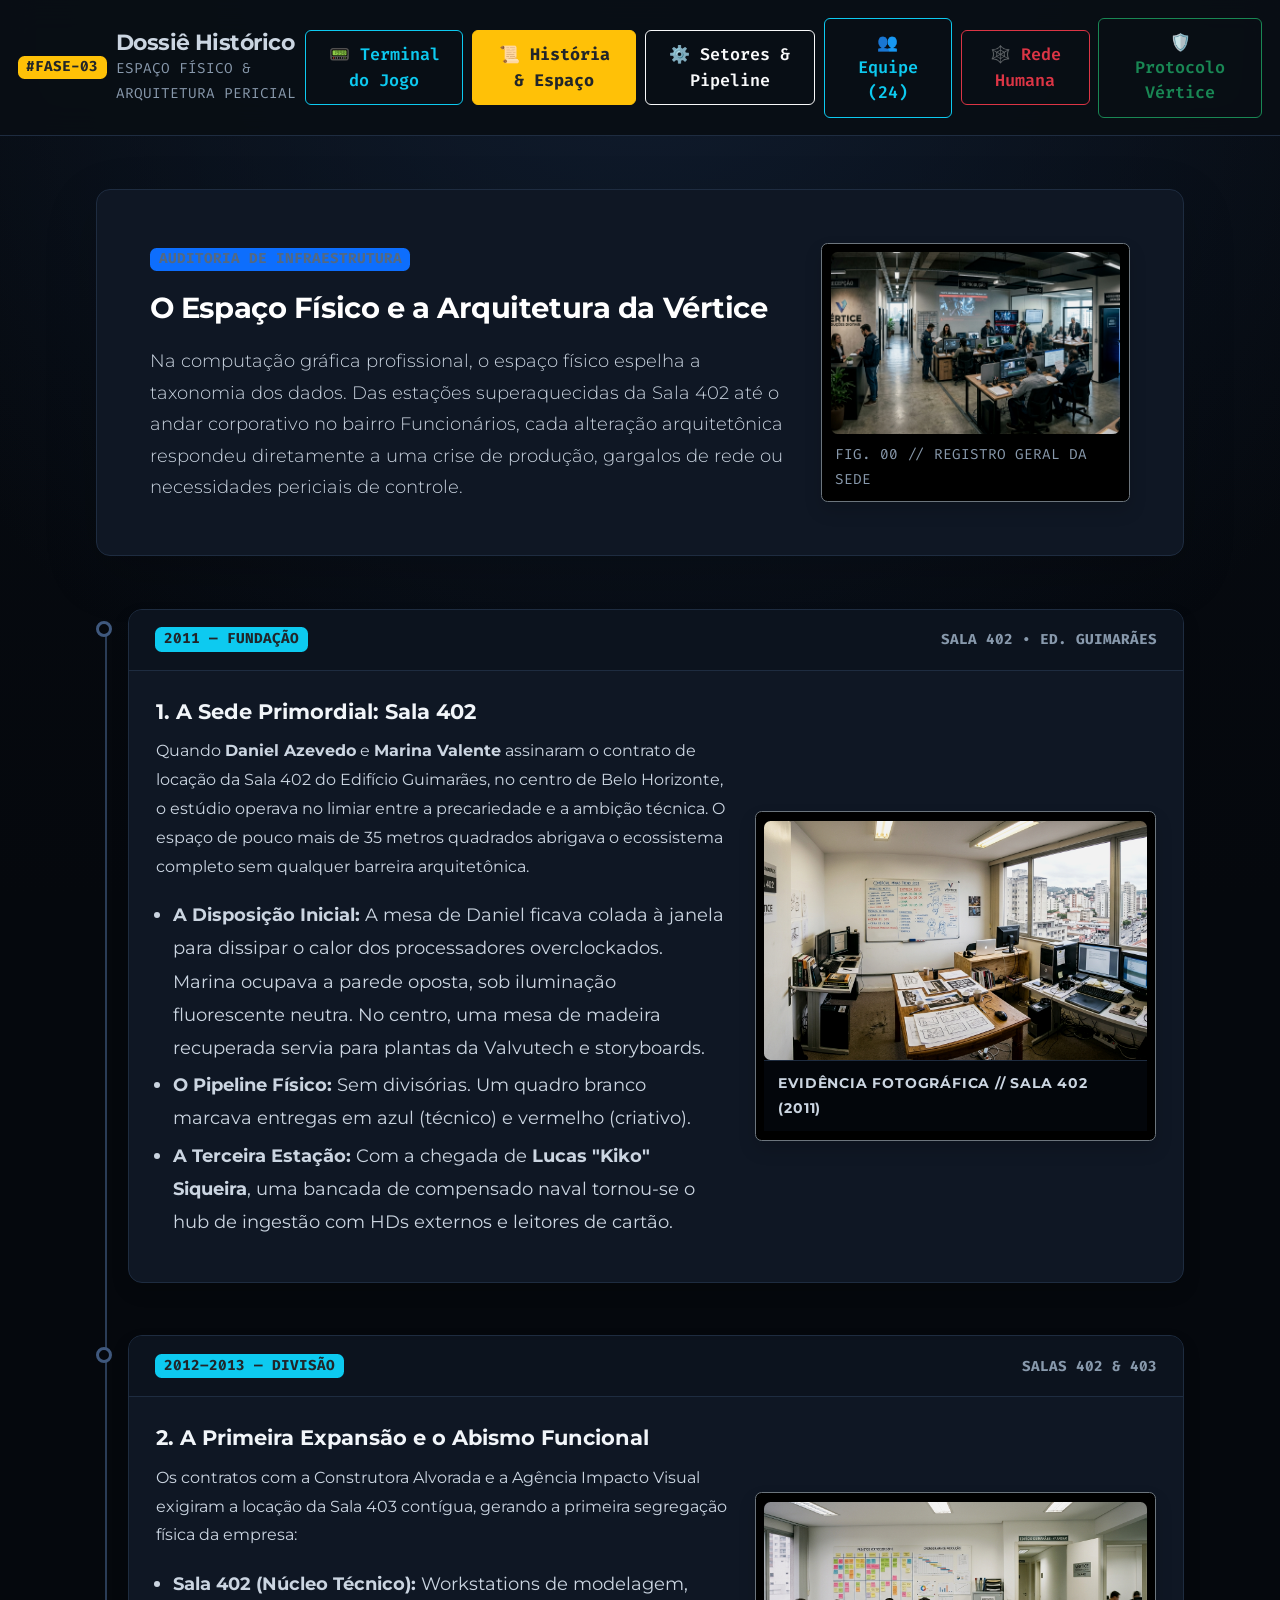
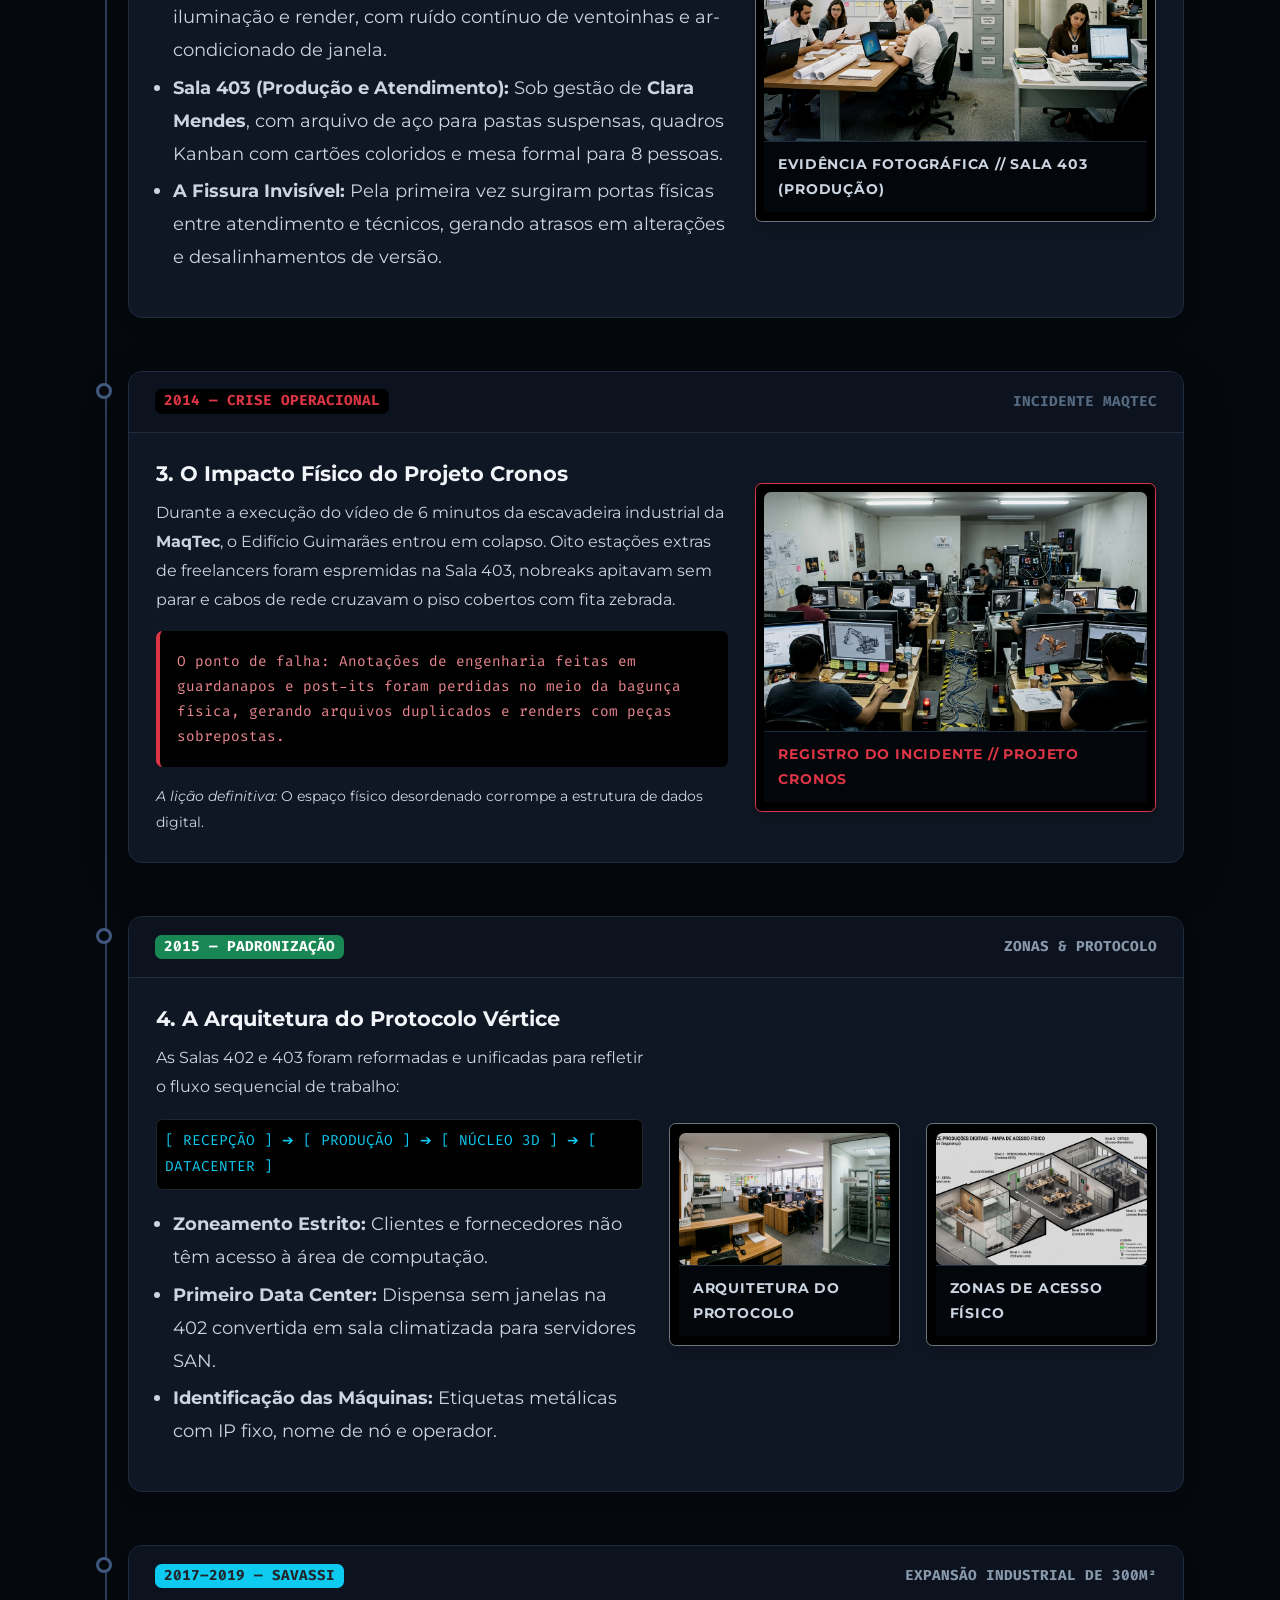
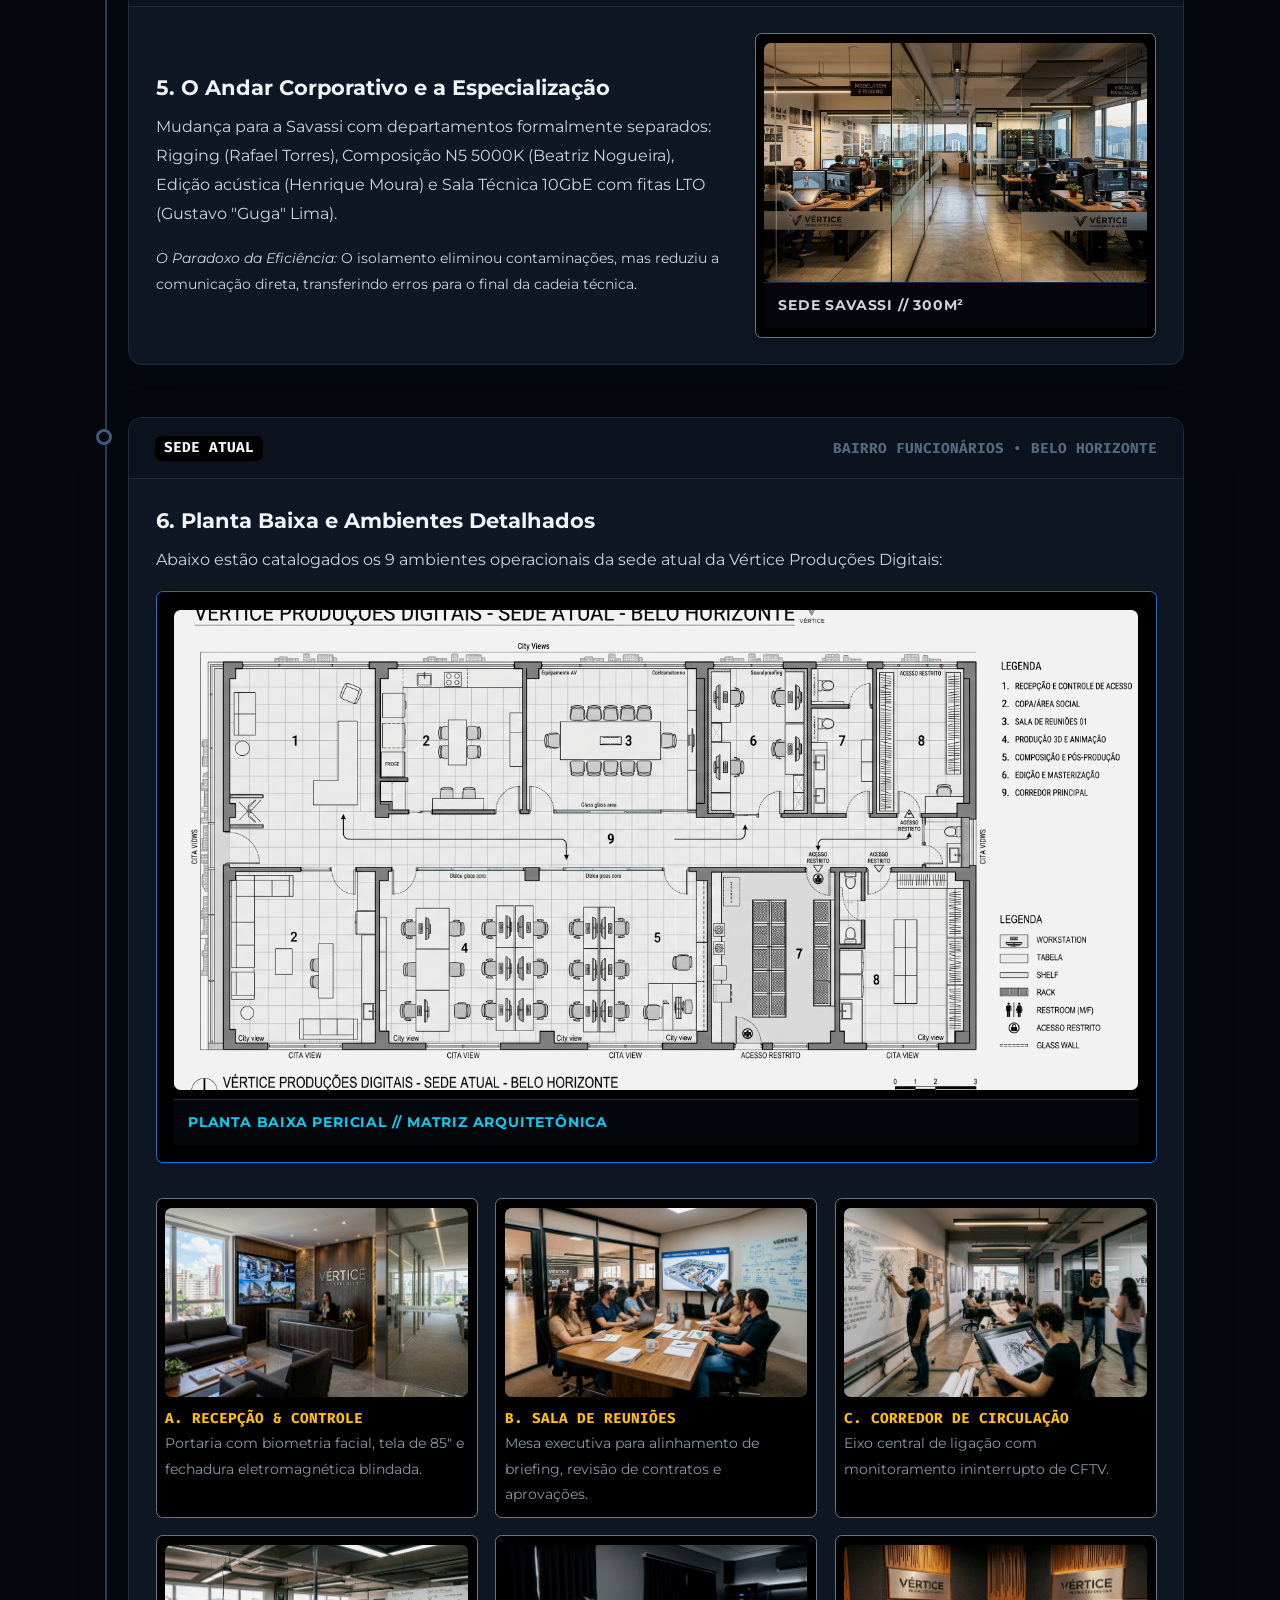
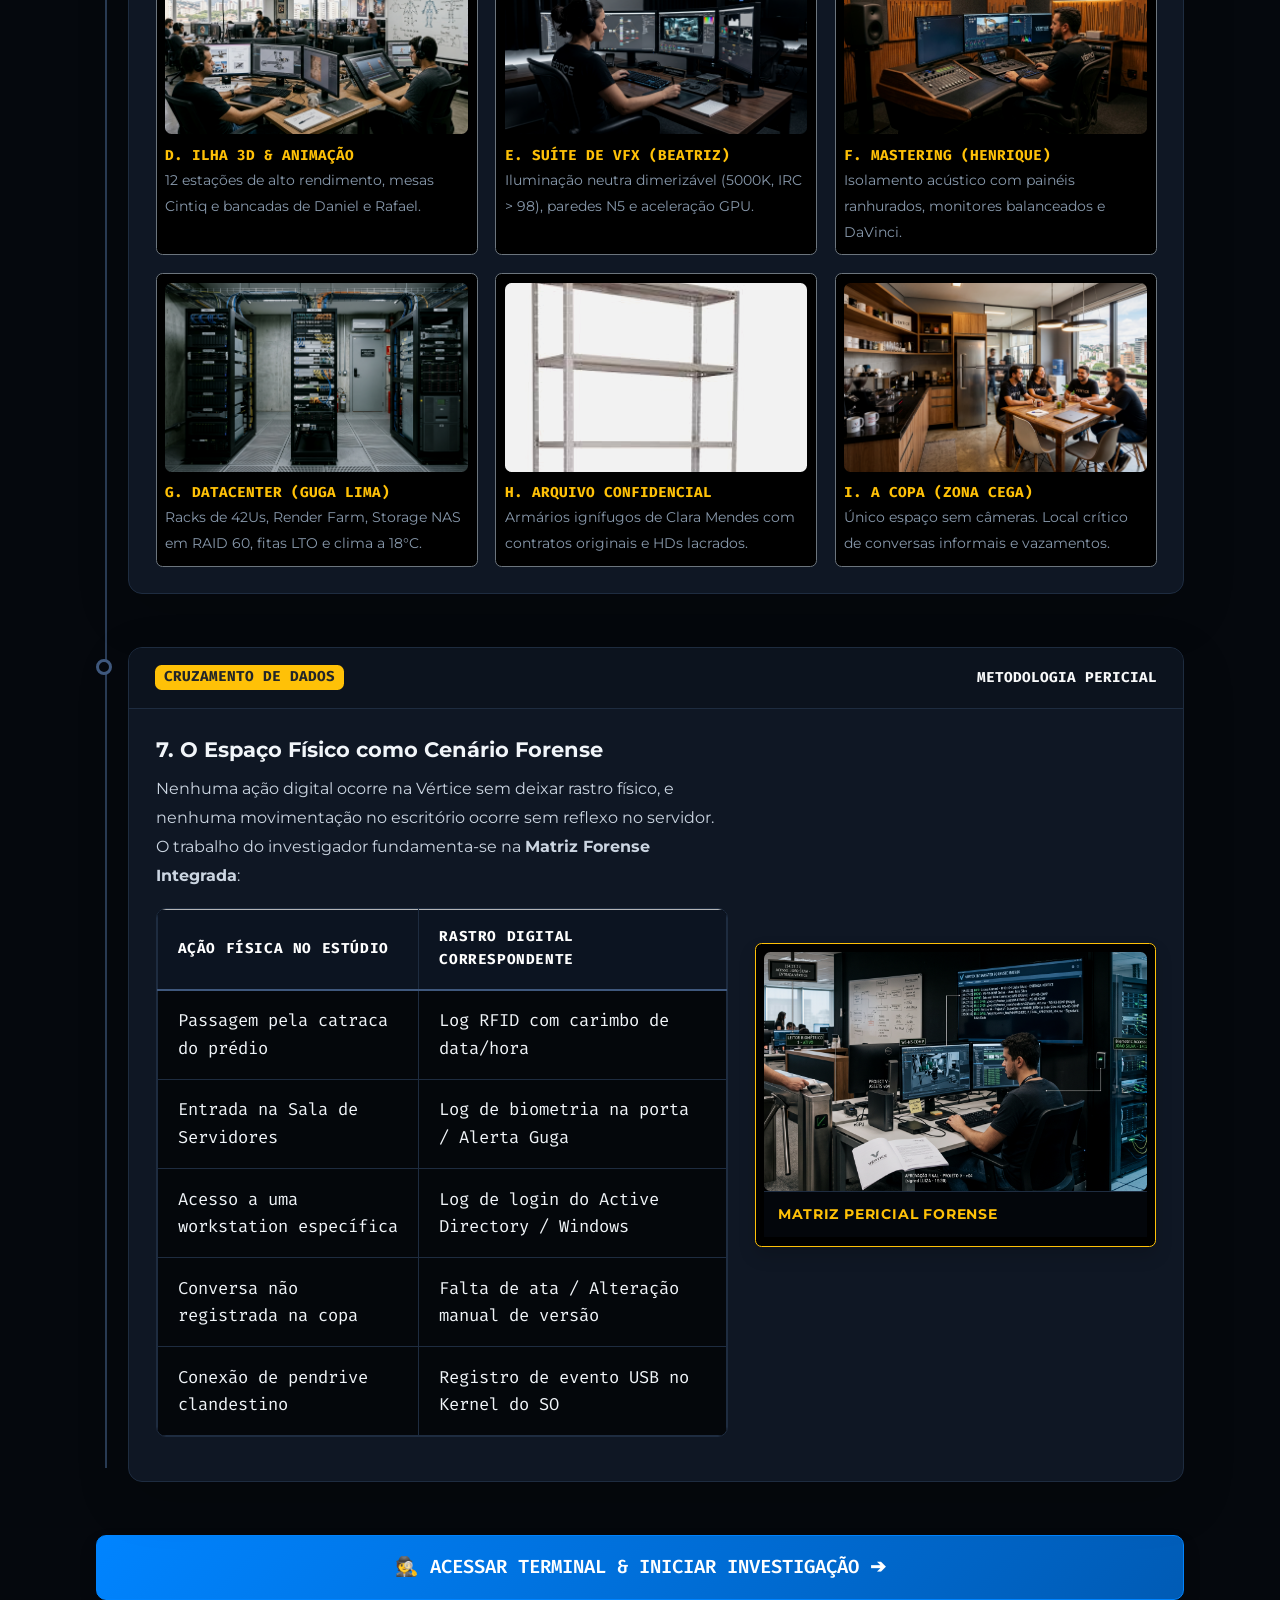
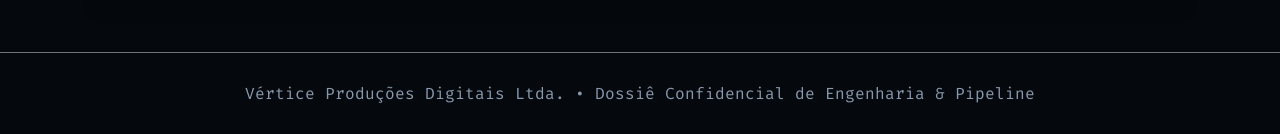
<file: historia.html>
<!DOCTYPE html>
<html lang="pt-BR" data-bs-theme="dark">

<head>
    <meta charset="UTF-8">
    <meta name="viewport" content="width=device-width, initial-scale=1.0, maximum-scale=5.0">
    <title>Dossiê Histórico & Espaço Físico — Vértice Produções Digitais</title>
    <!-- Bootstrap 5 CSS -->
    <link href="https://cdn.jsdelivr.net/npm/bootstrap@5.3.3/dist/css/bootstrap.min.css" rel="stylesheet">
    <!-- Google Fonts -->
    <link
        href="https://fonts.googleapis.com/css2?family=Fira+Code:wght@400;600&family=Montserrat:wght@400;600;700;900&display=swap"
        rel="stylesheet">
    <link rel="stylesheet" href="css/style.css">
</head>

<body>

    <!-- Header Fixo Unificado com Navbar Toggler para Mobile -->
    <header
        class="navbar navbar-expand-xl navbar-dark bg-dark border-bottom border-secondary sticky-top px-3 py-2 py-md-3">
        <div class="container-fluid px-0">

            <!-- Identificação da Empresa / Logo -->
            <div class="d-flex align-items-center gap-2 me-auto">
                <span class="badge bg-warning text-dark px-2 py-1 fw-bold font-monospace extra-small">#FASE-03</span>
                <div>
                    <h1 class="h6 m-0 text-light fw-bold text-nowrap mobile-brand-title">Dossiê Histórico</h1>
                    <small class="text-muted font-monospace d-none d-sm-block extra-small">ESPAÇO FÍSICO & ARQUITETURA
                        PERICIAL</small>
                </div>
            </div>

            <!-- Botão Hamburguer para Celulares e Tablets -->
            <button class="navbar-toggler border-secondary p-2 ms-2" type="button" data-bs-toggle="collapse"
                data-bs-target="#navMenuHistoria" aria-controls="navMenuHistoria" aria-expanded="false"
                aria-label="Alternar navegação">
                <span class="navbar-toggler-icon"></span>
            </button>

            <!-- Links de Navegação Unificados (6 Módulos) -->
            <div class="collapse navbar-collapse mt-3 mt-xl-0" id="navMenuHistoria">
                <nav
                    class="d-flex flex-column flex-xl-row align-items-stretch align-items-xl-center gap-2 ms-xl-auto font-monospace small">
                    <a href="index.html" class="btn btn-outline-info btn-sm text-start text-xl-center">
                        📟 Terminal do Jogo
                    </a>
                    <a href="historia.html" class="btn btn-warning btn-sm text-start text-xl-center text-dark fw-bold">
                        📜 História & Espaço
                    </a>
                    <a href="setores.html" class="btn btn-outline-light btn-sm text-start text-xl-center">
                        ⚙️ Setores & Pipeline
                    </a>
                    <a href="equipe.html" class="btn btn-outline-info btn-sm text-start text-xl-center">
                        👥 Equipe (24)
                    </a>
                    <a href="rede-humana.html" class="btn btn-outline-danger btn-sm text-start text-xl-center">
                        🕸️ Rede Humana
                    </a>
                    <a href="protocolo.html" class="btn btn-outline-success btn-sm text-start text-xl-center">
                        🛡️ Protocolo Vértice
                    </a>
                </nav>
            </div>

        </div>
    </header>

    <main class="container my-3 my-md-5 px-3 px-sm-4">

        <!-- Banner de Introdução -->
        <section class="card bg-panel border-secondary shadow-lg mb-4 mb-md-5 p-3 p-sm-4 p-md-5">
            <div class="row align-items-center g-3 g-md-4">
                <div class="col-lg-8">
                    <span
                        class="badge bg-primary text-uppercase px-2 py-1 mb-2 mb-md-3 font-monospace extra-small">Auditoria
                        de Infraestrutura</span>
                    <h2 class="h3 h2-md fw-bold text-light">O Espaço Físico e a Arquitetura da Vértice</h2>
                    <p class="text-light-sub lead fs-6 mt-2 mt-md-3 mb-0">
                        Na computação gráfica profissional, o espaço físico espelha a taxonomia dos dados. Das estações
                        superaquecidas da Sala 402 até o andar corporativo no bairro Funcionários, cada alteração
                        arquitetônica respondeu diretamente a uma crise de produção, gargalos de rede ou necessidades
                        periciais de controle.
                    </p>
                </div>
                <div class="col-lg-4 text-center">
                    <div class="evidence-frame p-2 bg-black border border-secondary rounded shadow">
                        <img src="imagens/VISÃO GERAL DA VÉRTICE.jpg" alt="Visão Geral da Sede Vértice"
                            class="img-fluid rounded">
                        <div class="text-muted extra-small font-monospace mt-2 text-start px-1">
                            <span>FIG. 00 // REGISTRO GERAL DA SEDE</span>
                        </div>
                    </div>
                </div>
            </div>
        </section>

        <!-- Linha do Tempo & Seções Históricas -->
        <div class="timeline">

            <!-- 1. 2011 — SALA 402 -->
            <article class="timeline-item mb-4 mb-md-5">
                <div class="card bg-panel border-secondary shadow">
                    <div
                        class="card-header bg-dark d-flex justify-content-between align-items-center flex-wrap gap-2 py-2 py-md-3">
                        <span class="badge bg-info text-dark fw-bold font-monospace extra-small">2011 — FUNDAÇÃO</span>
                        <span class="text-muted extra-small font-monospace">SALA 402 • ED. GUIMARÃES</span>
                    </div>
                    <div class="card-body p-3 p-md-4">
                        <div class="row g-3 g-md-4 align-items-center">
                            <div class="col-lg-7">
                                <h3 class="h5 h4-md text-warning fw-bold">1. A Sede Primordial: Sala 402</h3>
                                <p class="text-light-sub mt-2 small">
                                    Quando <strong>Daniel Azevedo</strong> e <strong>Marina Valente</strong> assinaram o
                                    contrato de locação da Sala 402 do Edifício Guimarães, no centro de Belo Horizonte,
                                    o estúdio operava no limiar entre a precariedade e a ambição técnica. O espaço de
                                    pouco mais de 35 metros quadrados abrigava o ecossistema completo sem qualquer
                                    barreira arquitetônica.
                                </p>
                                <ul class="text-light-sub extra-small ps-3 mb-0">
                                    <li class="mb-1"><strong>A Disposição Inicial:</strong> A mesa de Daniel ficava
                                        colada à janela para dissipar o calor dos processadores overclockados. Marina
                                        ocupava a parede oposta, sob iluminação fluorescente neutra. No centro, uma mesa
                                        de madeira recuperada servia para plantas da Valvutech e storyboards.</li>
                                    <li class="mb-1"><strong>O Pipeline Físico:</strong> Sem divisórias. Um quadro
                                        branco marcava entregas em azul (técnico) e vermelho (criativo).</li>
                                    <li><strong>A Terceira Estação:</strong> Com a chegada de <strong>Lucas "Kiko"
                                            Siqueira</strong>, uma bancada de compensado naval tornou-se o hub de
                                        ingestão com HDs externos e leitores de cartão.</li>
                                </ul>
                            </div>
                            <div class="col-lg-5">
                                <div class="evidence-frame p-2 bg-black border border-secondary rounded shadow">
                                    <img src="imagens/Sala 402.jpg" alt="Sala 402 - Sede Primordial"
                                        class="img-fluid rounded">
                                    <div class="evidence-tag">EVIDÊNCIA FOTOGRÁFICA // SALA 402 (2011)</div>
                                </div>
                            </div>
                        </div>
                    </div>
                </div>
            </article>

            <!-- 2. 2012-2013 — SALA 403 -->
            <article class="timeline-item mb-4 mb-md-5">
                <div class="card bg-panel border-secondary shadow">
                    <div
                        class="card-header bg-dark d-flex justify-content-between align-items-center flex-wrap gap-2 py-2 py-md-3">
                        <span class="badge bg-info text-dark fw-bold font-monospace extra-small">2012–2013 —
                            DIVISÃO</span>
                        <span class="text-muted extra-small font-monospace">SALAS 402 & 403</span>
                    </div>
                    <div class="card-body p-3 p-md-4">
                        <div class="row g-3 g-md-4 align-items-center">
                            <div class="col-lg-7">
                                <h3 class="h5 h4-md text-info fw-bold">2. A Primeira Expansão e o Abismo Funcional</h3>
                                <p class="text-light-sub mt-2 small">
                                    Os contratos com a Construtora Alvorada e a Agência Impacto Visual exigiram a
                                    locação da Sala 403 contígua, gerando a primeira segregação física da empresa:
                                </p>
                                <ul class="text-light-sub extra-small ps-3 mb-0">
                                    <li class="mb-1"><strong>Sala 402 (Núcleo Técnico):</strong> Workstations de
                                        modelagem, iluminação e render, com ruído contínuo de ventoinhas e
                                        ar-condicionado de janela.</li>
                                    <li class="mb-1"><strong>Sala 403 (Produção e Atendimento):</strong> Sob gestão de
                                        <strong>Clara Mendes</strong>, com arquivo de aço para pastas suspensas, quadros
                                        Kanban com cartões coloridos e mesa formal para 8 pessoas.
                                    </li>
                                    <li><strong>A Fissura Invisível:</strong> Pela primeira vez surgiram portas físicas
                                        entre atendimento e técnicos, gerando atrasos em alterações e desalinhamentos de
                                        versão.</li>
                                </ul>
                            </div>
                            <div class="col-lg-5">
                                <div class="evidence-frame p-2 bg-black border border-secondary rounded shadow">
                                    <img src="imagens/SALA 403.jpg" alt="Sala 403 Produção" class="img-fluid rounded">
                                    <div class="evidence-tag">EVIDÊNCIA FOTOGRÁFICA // SALA 403 (PRODUÇÃO)</div>
                                </div>
                            </div>
                        </div>
                    </div>
                </div>
            </article>

            <!-- 3. 2014 — PROJETO CRONOS -->
            <article class="timeline-item mb-4 mb-md-5">
                <div class="card bg-panel border-danger shadow-lg">
                    <div
                        class="card-header bg-danger text-white d-flex justify-content-between align-items-center flex-wrap gap-2 py-2 py-md-3">
                        <span class="badge bg-black text-danger fw-bold font-monospace extra-small">2014 — CRISE
                            OPERACIONAL</span>
                        <span class="font-monospace extra-small">INCIDENTE MAQTEC</span>
                    </div>
                    <div class="card-body p-3 p-md-4">
                        <div class="row g-3 g-md-4 align-items-center">
                            <div class="col-lg-7">
                                <h3 class="h5 h4-md text-danger fw-bold">3. O Impacto Físico do Projeto Cronos</h3>
                                <p class="text-light-sub mt-2 small">
                                    Durante a execução do vídeo de 6 minutos da escavadeira industrial da
                                    <strong>MaqTec</strong>, o Edifício Guimarães entrou em colapso. Oito estações
                                    extras de freelancers foram espremidas na Sala 403, nobreaks apitavam sem parar e
                                    cabos de rede cruzavam o piso cobertos com fita zebrada.
                                </p>
                                <div
                                    class="p-3 bg-black border-start border-danger border-4 rounded font-monospace extra-small text-danger-emphasis mb-3">
                                    O ponto de falha: Anotações de engenharia feitas em guardanapos e post-its foram
                                    perdidas no meio da bagunça física, gerando arquivos duplicados e renders com peças
                                    sobrepostas.
                                </div>
                                <p class="text-light-sub extra-small mb-0">
                                    <em>A lição definitiva:</em> O espaço físico desordenado corrompe a estrutura de
                                    dados digital.
                                </p>
                            </div>
                            <div class="col-lg-5">
                                <div class="evidence-frame p-2 bg-black border border-danger rounded shadow">
                                    <img src="imagens/PROJETO CRONOS.jpg" alt="Incidente Projeto Cronos"
                                        class="img-fluid rounded">
                                    <div class="evidence-tag text-danger">REGISTRO DO INCIDENTE // PROJETO CRONOS</div>
                                </div>
                            </div>
                        </div>
                    </div>
                </div>
            </article>

            <!-- 4. 2015 — ARQUITETURA DO PROTOCOLO -->
            <article class="timeline-item mb-4 mb-md-5">
                <div class="card bg-panel border-success shadow">
                    <div
                        class="card-header bg-dark d-flex justify-content-between align-items-center flex-wrap gap-2 py-2 py-md-3">
                        <span class="badge bg-success text-white fw-bold font-monospace extra-small">2015 —
                            PADRONIZAÇÃO</span>
                        <span class="text-muted extra-small font-monospace">ZONAS & PROTOCOLO</span>
                    </div>
                    <div class="card-body p-3 p-md-4">
                        <div class="row g-3 g-md-4 align-items-center">
                            <div class="col-lg-6">
                                <h3 class="h5 h4-md text-success fw-bold">4. A Arquitetura do Protocolo Vértice</h3>
                                <p class="text-light-sub mt-2 small">
                                    As Salas 402 e 403 foram reformadas e unificadas para refletir o fluxo sequencial de
                                    trabalho:
                                </p>
                                <p
                                    class="font-monospace extra-small text-info p-2 bg-black rounded border border-dark mb-3">
                                    [ RECEPÇÃO ] ➔ [ PRODUÇÃO ] ➔ [ NÚCLEO 3D ] ➔ [ DATACENTER ]
                                </p>
                                <ul class="text-light-sub extra-small ps-3 mb-0">
                                    <li class="mb-1"><strong>Zoneamento Estrito:</strong> Clientes e fornecedores não
                                        têm acesso à área de computação.</li>
                                    <li class="mb-1"><strong>Primeiro Data Center:</strong> Dispensa sem janelas na 402
                                        convertida em sala climatizada para servidores SAN.</li>
                                    <li><strong>Identificação das Máquinas:</strong> Etiquetas metálicas com IP fixo,
                                        nome de nó e operador.</li>
                                </ul>
                            </div>
                            <div class="col-sm-6 col-lg-3">
                                <div class="evidence-frame p-2 bg-black border border-secondary rounded shadow">
                                    <img src="imagens/ARQUITETURA DO PROTOCOLO.jpg" alt="Arquitetura do Protocolo"
                                        class="img-fluid rounded">
                                    <div class="evidence-tag">ARQUITETURA DO PROTOCOLO</div>
                                </div>
                            </div>
                            <div class="col-sm-6 col-lg-3">
                                <div class="evidence-frame p-2 bg-black border border-secondary rounded shadow">
                                    <img src="imagens/ZONAS DE ACESSO.jpg" alt="Zonas de Acesso Físico"
                                        class="img-fluid rounded">
                                    <div class="evidence-tag">ZONAS DE ACESSO FÍSICO</div>
                                </div>
                            </div>
                        </div>
                    </div>
                </div>
            </article>

            <!-- 5. 2017-2019 — PRIMEIRO ANDAR CORPORATIVO -->
            <article class="timeline-item mb-4 mb-md-5">
                <div class="card bg-panel border-secondary shadow">
                    <div
                        class="card-header bg-dark d-flex justify-content-between align-items-center flex-wrap gap-2 py-2 py-md-3">
                        <span class="badge bg-info text-dark fw-bold font-monospace extra-small">2017–2019 —
                            SAVASSI</span>
                        <span class="text-muted extra-small font-monospace">EXPANSÃO INDUSTRIAL DE 300M²</span>
                    </div>
                    <div class="card-body p-3 p-md-4">
                        <div class="row g-3 g-md-4 align-items-center">
                            <div class="col-lg-7">
                                <h3 class="h5 h4-md text-light fw-bold">5. O Andar Corporativo e a Especialização</h3>
                                <p class="text-light-sub mt-2 small">
                                    Mudança para a Savassi com departamentos formalmente separados: Rigging (Rafael
                                    Torres), Composição N5 5000K (Beatriz Nogueira), Edição acústica (Henrique Moura) e
                                    Sala Técnica 10GbE com fitas LTO (Gustavo "Guga" Lima).
                                </p>
                                <p class="text-light-sub extra-small mb-0">
                                    <em>O Paradoxo da Eficiência:</em> O isolamento eliminou contaminações, mas reduziu
                                    a comunicação direta, transferindo erros para o final da cadeia técnica.
                                </p>
                            </div>
                            <div class="col-lg-5">
                                <div class="evidence-frame p-2 bg-black border border-secondary rounded shadow">
                                    <img src="imagens/PRIMEIRO ANDAR CORPORATIVO.jpg"
                                        alt="Primeiro Andar Corporativo Savassi" class="img-fluid rounded">
                                    <div class="evidence-tag">SEDE SAVASSI // 300M²</div>
                                </div>
                            </div>
                        </div>
                    </div>
                </div>
            </article>

            <!-- 6. 2022 ATÉ O PRESENTE — SEDE FUNCIONÁRIOS -->
            <article class="timeline-item mb-4 mb-md-5">
                <div class="card bg-panel border-primary shadow-lg">
                    <div
                        class="card-header bg-primary text-white d-flex justify-content-between align-items-center flex-wrap gap-2 py-2 py-md-3">
                        <span class="badge bg-black text-light fw-bold font-monospace extra-small">SEDE ATUAL</span>
                        <span class="font-monospace extra-small">BAIRRO FUNCIONÁRIOS • BELO HORIZONTE</span>
                    </div>
                    <div class="card-body p-3 p-md-4">
                        <h3 class="h5 h4-md text-light fw-bold mb-2">6. Planta Baixa e Ambientes Detalhados</h3>
                        <p class="text-light-sub small mb-3">
                            Abaixo estão catalogados os 9 ambientes operacionais da sede atual da Vértice Produções
                            Digitais:
                        </p>

                        <!-- Planta Baixa Master -->
                        <div class="my-3 text-center">
                            <div class="evidence-frame p-2 p-sm-3 bg-black border border-primary rounded shadow">
                                <img src="imagens/PLANTA BAIXA.jpg" alt="Planta Baixa Oficial" class="img-fluid rounded"
                                    style="max-height: 480px;">
                                <div class="evidence-tag text-info mt-2">PLANTA BAIXA PERICIAL // MATRIZ ARQUITETÔNICA
                                </div>
                            </div>
                        </div>

                        <!-- Galeria dos Ambientes em Grid Responsivo -->
                        <div class="row g-3 mt-1">

                            <!-- Recepção -->
                            <div class="col-12 col-sm-6 col-lg-4">
                                <div class="evidence-frame p-2 bg-black border border-secondary rounded h-100">
                                    <img src="imagens/RECEPÇÃO E CONTROLE DE ACESSO.jpg" alt="Recepção"
                                        class="img-fluid rounded mb-2">
                                    <span class="text-warning fw-bold d-block extra-small font-monospace">A. RECEPÇÃO &
                                        CONTROLE</span>
                                    <p class="text-muted extra-small mb-0">Portaria com biometria facial, tela de 85" e
                                        fechadura eletromagnética blindada.</p>
                                </div>
                            </div>

                            <!-- Sala de Reuniões -->
                            <div class="col-12 col-sm-6 col-lg-4">
                                <div class="evidence-frame p-2 bg-black border border-secondary rounded h-100">
                                    <img src="imagens/SALA DE REUNIÕES.jpg" alt="Sala de Reuniões"
                                        class="img-fluid rounded mb-2">
                                    <span class="text-warning fw-bold d-block extra-small font-monospace">B. SALA DE
                                        REUNIÕES</span>
                                    <p class="text-muted extra-small mb-0">Mesa executiva para alinhamento de briefing,
                                        revisão de contratos e aprovações.</p>
                                </div>
                            </div>

                            <!-- Corredor Principal -->
                            <div class="col-12 col-sm-6 col-lg-4">
                                <div class="evidence-frame p-2 bg-black border border-secondary rounded h-100">
                                    <img src="imagens/CORREDOR PRINCIPAL DA VÉRTICE.jpg" alt="Corredor Principal"
                                        class="img-fluid rounded mb-2">
                                    <span class="text-warning fw-bold d-block extra-small font-monospace">C. CORREDOR DE
                                        CIRCULAÇÃO</span>
                                    <p class="text-muted extra-small mb-0">Eixo central de ligação com monitoramento
                                        ininterrupto de CFTV.</p>
                                </div>
                            </div>

                            <!-- Produção 3D -->
                            <div class="col-12 col-sm-6 col-lg-4">
                                <div class="evidence-frame p-2 bg-black border border-secondary rounded h-100">
                                    <img src="imagens/PRODUÇÃO 3D.jpg" alt="Produção 3D" class="img-fluid rounded mb-2">
                                    <span class="text-warning fw-bold d-block extra-small font-monospace">D. ILHA 3D &
                                        ANIMAÇÃO</span>
                                    <p class="text-muted extra-small mb-0">12 estações de alto rendimento, mesas Cintiq
                                        e bancadas de Daniel e Rafael.</p>
                                </div>
                            </div>

                            <!-- Composição e Pós -->
                            <div class="col-12 col-sm-6 col-lg-4">
                                <div class="evidence-frame p-2 bg-black border border-secondary rounded h-100">
                                    <img src="imagens/COMPOSIÇÃO E PÓS.jpg" alt="Composição e Pós"
                                        class="img-fluid rounded mb-2">
                                    <span class="text-warning fw-bold d-block extra-small font-monospace">E. SUÍTE DE
                                        VFX (BEATRIZ)</span>
                                    <p class="text-muted extra-small mb-0">Iluminação neutra dimerizável (5000K, IRC >
                                        98), paredes N5 e aceleração GPU.</p>
                                </div>
                            </div>

                            <!-- Ilha de Edição -->
                            <div class="col-12 col-sm-6 col-lg-4">
                                <div class="evidence-frame p-2 bg-black border border-secondary rounded h-100">
                                    <img src="imagens/ILHA DE EDIÇÃO.jpg" alt="Ilha de Edição"
                                        class="img-fluid rounded mb-2">
                                    <span class="text-warning fw-bold d-block extra-small font-monospace">F. MASTERING
                                        (HENRIQUE)</span>
                                    <p class="text-muted extra-small mb-0">Isolamento acústico com painéis ranhurados,
                                        monitores balanceados e DaVinci.</p>
                                </div>
                            </div>

                            <!-- Datacenter -->
                            <div class="col-12 col-sm-6 col-lg-4">
                                <div class="evidence-frame p-2 bg-black border border-secondary rounded h-100">
                                    <img src="imagens/DATACENTER.jpg" alt="Datacenter" class="img-fluid rounded mb-2">
                                    <span class="text-warning fw-bold d-block extra-small font-monospace">G. DATACENTER
                                        (GUGA LIMA)</span>
                                    <p class="text-muted extra-small mb-0">Racks de 42Us, Render Farm, Storage NAS em
                                        RAID 60, fitas LTO e clima a 18°C.</p>
                                </div>
                            </div>

                            <!-- Arquivo Físico -->
                            <div class="col-12 col-sm-6 col-lg-4">
                                <div class="evidence-frame p-2 bg-black border border-secondary rounded h-100">
                                    <img src="imagens/ARQUIVO FÍSICO.jpg" alt="Arquivo Físico"
                                        class="img-fluid rounded mb-2">
                                    <span class="text-warning fw-bold d-block extra-small font-monospace">H. ARQUIVO
                                        CONFIDENCIAL</span>
                                    <p class="text-muted extra-small mb-0">Armários ignífugos de Clara Mendes com
                                        contratos originais e HDs lacrados.</p>
                                </div>
                            </div>

                            <!-- Copa -->
                            <div class="col-12 col-sm-6 col-lg-4">
                                <div class="evidence-frame p-2 bg-black border border-secondary rounded h-100">
                                    <img src="imagens/COPA DA VÉRTICE.jpg" alt="Copa da Vértice"
                                        class="img-fluid rounded mb-2">
                                    <span class="text-warning fw-bold d-block extra-small font-monospace">I. A COPA
                                        (ZONA CEGA)</span>
                                    <p class="text-muted extra-small mb-0">Único espaço sem câmeras. Local crítico de
                                        conversas informais e vazamentos.</p>
                                </div>
                            </div>

                        </div>
                    </div>
                </div>
            </article>

            <!-- 7. CENÁRIO DE INVESTIGAÇÃO FORENSE -->
            <article class="timeline-item mb-4 mb-md-5">
                <div class="card bg-panel border-warning shadow-lg">
                    <div
                        class="card-header bg-dark d-flex justify-content-between align-items-center flex-wrap gap-2 py-2 py-md-3">
                        <span class="badge bg-warning text-dark fw-bold font-monospace extra-small">CRUZAMENTO DE
                            DADOS</span>
                        <span class="font-monospace extra-small text-light">METODOLOGIA PERICIAL</span>
                    </div>
                    <div class="card-body p-3 p-md-4">
                        <div class="row g-3 g-md-4 align-items-center">
                            <div class="col-lg-7">
                                <h3 class="h5 h4-md text-warning fw-bold">7. O Espaço Físico como Cenário Forense</h3>
                                <p class="text-light-sub mt-2 small">
                                    Nenhuma ação digital ocorre na Vértice sem deixar rastro físico, e nenhuma
                                    movimentação no escritório ocorre sem reflexo no servidor. O trabalho do
                                    investigador fundamenta-se na <strong>Matriz Forense Integrada</strong>:
                                </p>
                                <div class="table-responsive my-3">
                                    <table
                                        class="table table-dark table-bordered table-sm font-monospace extra-small mb-0 align-middle">
                                        <thead>
                                            <tr class="table-secondary">
                                                <th style="min-width: 170px;">AÇÃO FÍSICA NO ESTÚDIO</th>
                                                <th style="min-width: 200px;">RASTRO DIGITAL CORRESPONDENTE</th>
                                            </tr>
                                        </thead>
                                        <tbody>
                                            <tr>
                                                <td>Passagem pela catraca do prédio</td>
                                                <td>Log RFID com carimbo de data/hora</td>
                                            </tr>
                                            <tr>
                                                <td>Entrada na Sala de Servidores</td>
                                                <td>Log de biometria na porta / Alerta Guga</td>
                                            </tr>
                                            <tr>
                                                <td>Acesso a uma workstation específica</td>
                                                <td>Log de login do Active Directory / Windows</td>
                                            </tr>
                                            <tr>
                                                <td>Conversa não registrada na copa</td>
                                                <td>Falta de ata / Alteração manual de versão</td>
                                            </tr>
                                            <tr>
                                                <td>Conexão de pendrive clandestino</td>
                                                <td>Registro de evento USB no Kernel do SO</td>
                                            </tr>
                                        </tbody>
                                    </table>
                                </div>
                            </div>
                            <div class="col-lg-5">
                                <div class="evidence-frame p-2 bg-black border border-warning rounded shadow">
                                    <img src="imagens/MATRIZ FORENSE.jpg" alt="Matriz Forense Integrada"
                                        class="img-fluid rounded">
                                    <div class="evidence-tag text-warning">MATRIZ PERICIAL FORENSE</div>
                                </div>
                            </div>
                        </div>
                    </div>
                </div>
            </article>

        </div>

        <!-- Botão Final de Ação -->
        <div class="text-center my-4 my-md-5">
            <a href="index.html" class="btn btn-primary btn-lg w-100 w-sm-auto px-sm-5 py-3 font-monospace shadow">
                🕵️ ACESSAR TERMINAL & INICIAR INVESTIGAÇÃO ➔
            </a>
        </div>

    </main>

    <!-- Rodapé -->
    <footer class="text-center py-4 border-top border-secondary text-muted font-monospace small px-3">
        Vértice Produções Digitais Ltda. • Dossiê Confidencial de Engenharia & Pipeline
    </footer>

    <!-- Bootstrap 5 JS Bundle (Essencial para o Menu Mobile no Celular) -->
    <script src="https://cdn.jsdelivr.net/npm/bootstrap@5.3.3/dist/js/bootstrap.bundle.min.js"></script>

</body>

</html>
</file>
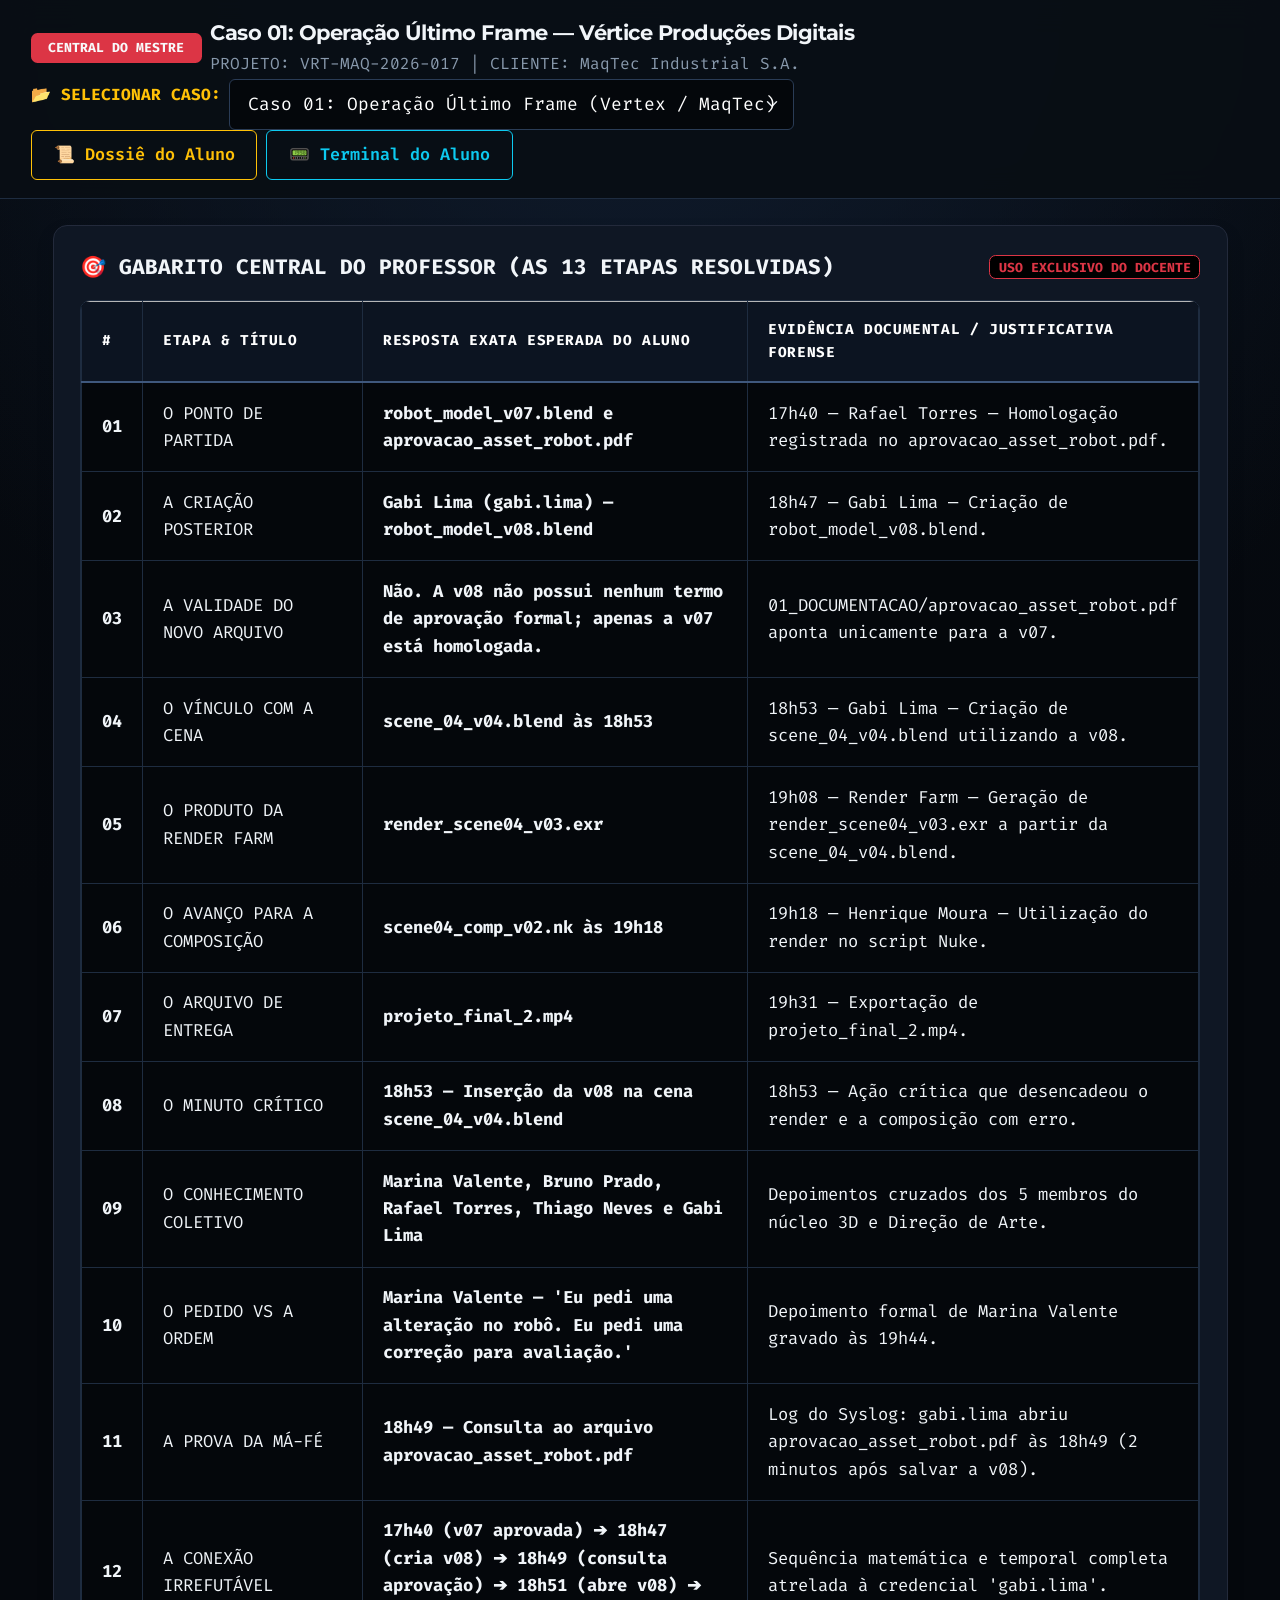
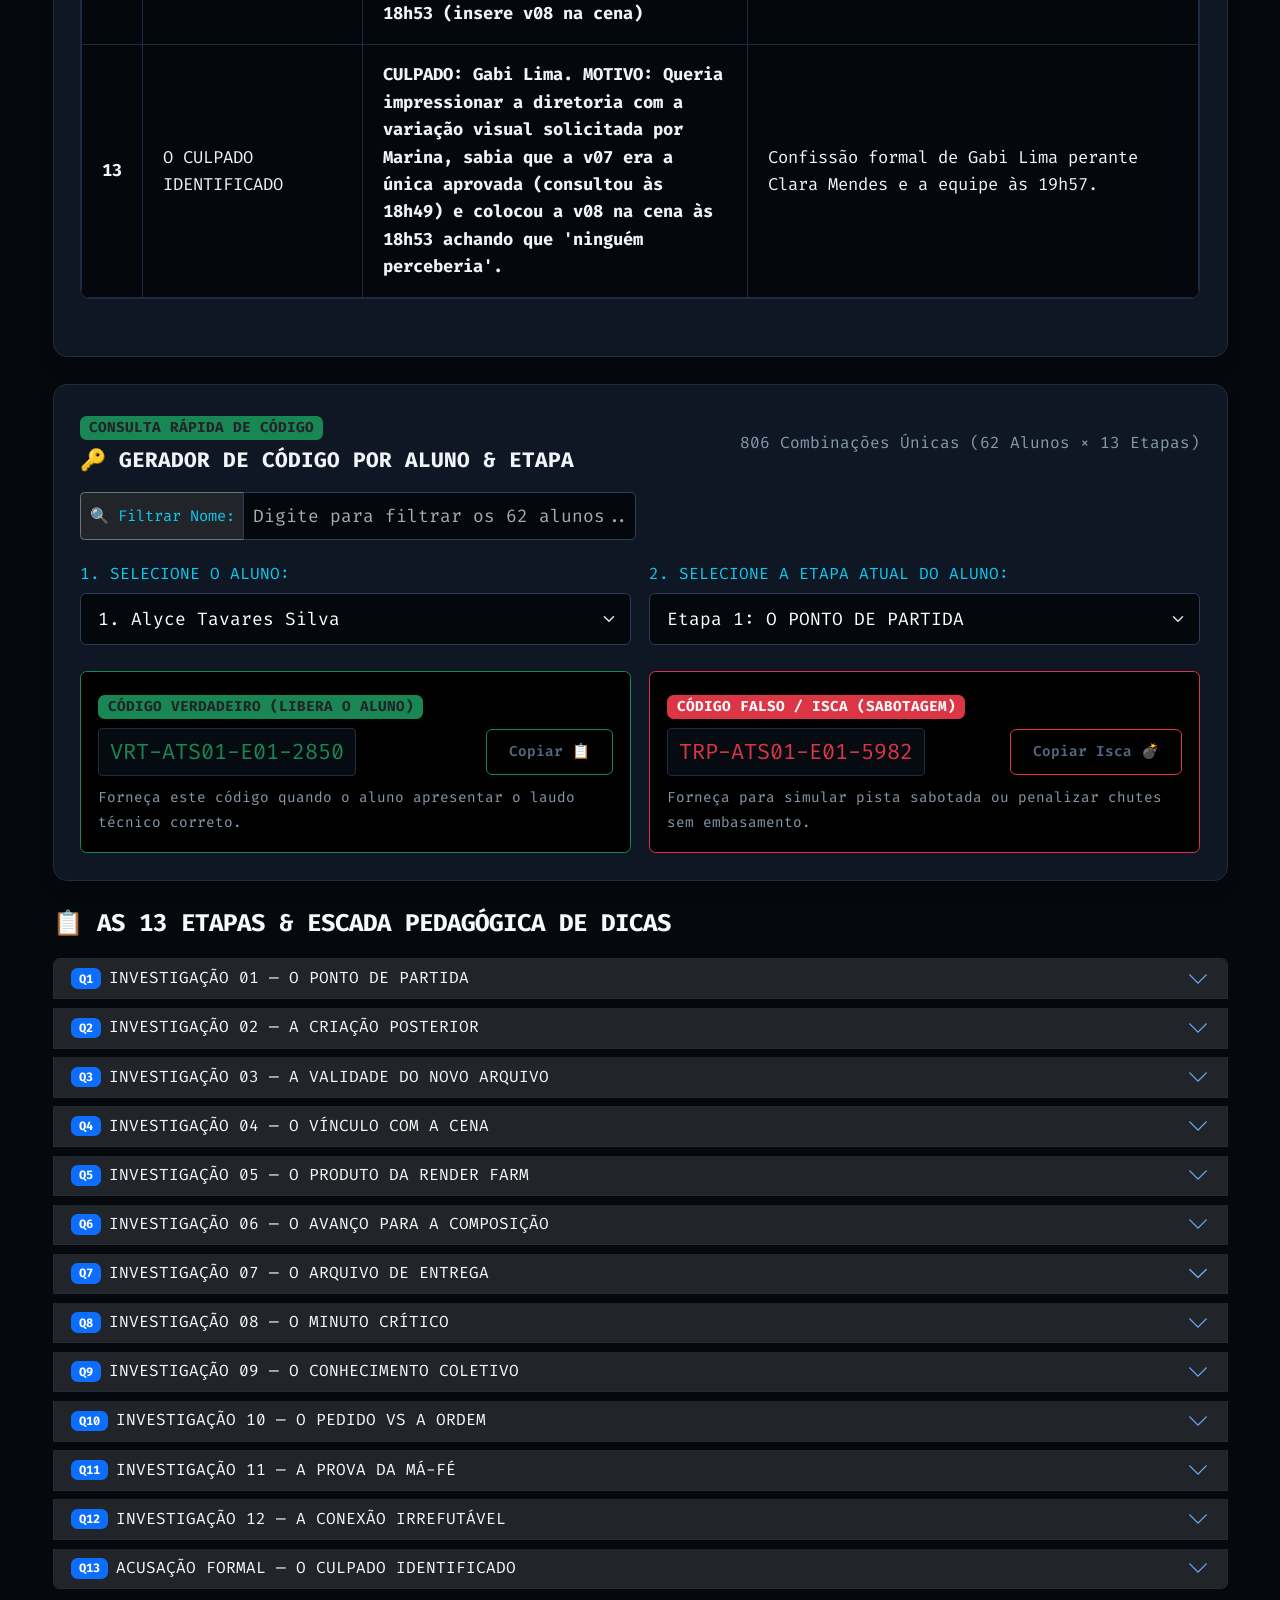
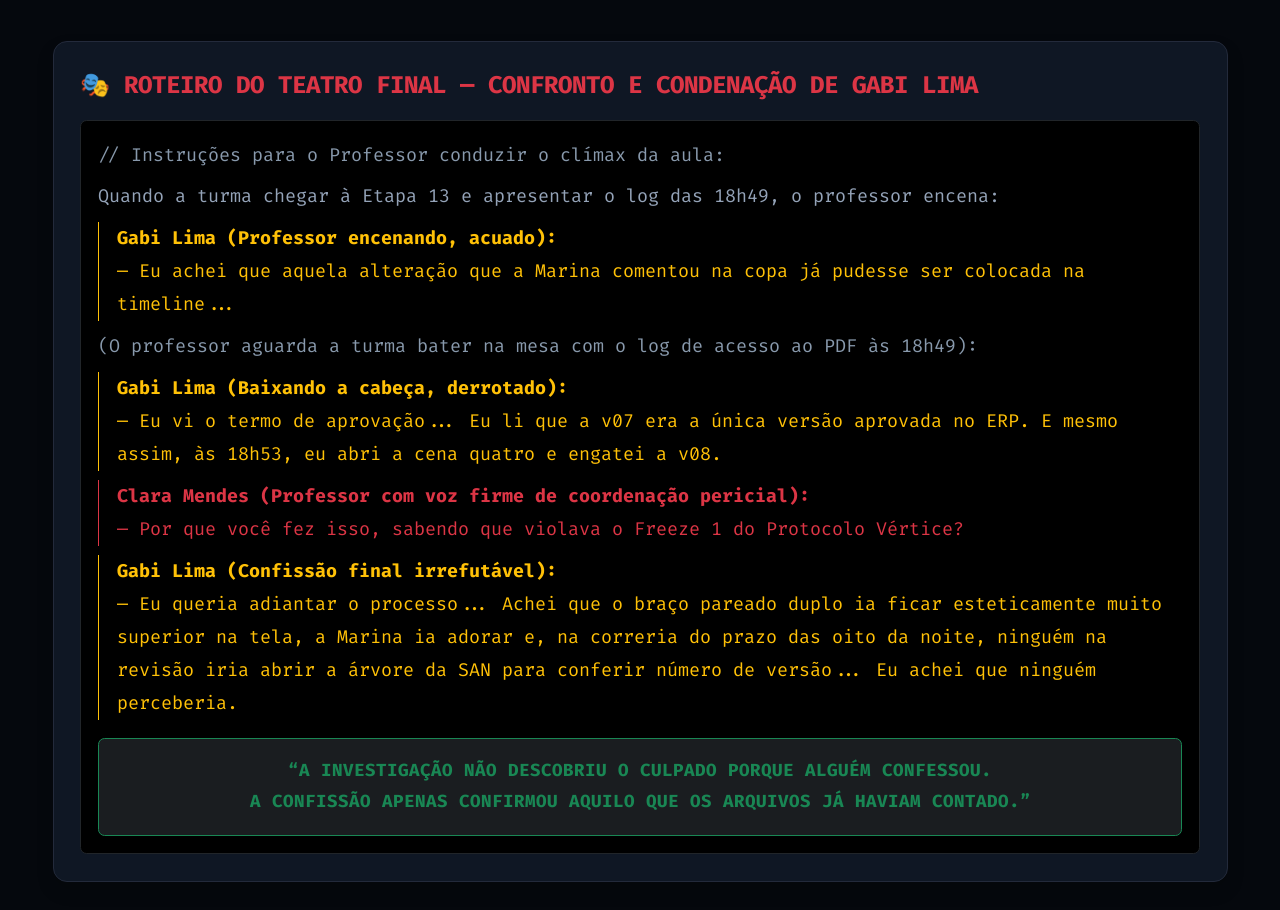
<file: professor.html>
<!DOCTYPE html>
<html lang="pt-BR" data-bs-theme="dark">

<head>
    <meta charset="UTF-8">
    <meta name="viewport" content="width=device-width, initial-scale=1.0, maximum-scale=5.0">
    <title>Painel do Mestre // Central Pericial Multicasos</title>
    <!-- Bootstrap 5 CSS -->
    <link href="https://cdn.jsdelivr.net/npm/bootstrap@5.3.3/dist/css/bootstrap.min.css" rel="stylesheet">
    <!-- Google Fonts -->
    <link
        href="https://fonts.googleapis.com/css2?family=Fira+Code:wght@400;600&family=Montserrat:wght@400;600;700;900&display=swap"
        rel="stylesheet">
    <!-- CSS com Fallback -->
    <link rel="stylesheet" href="css/style.css" onerror="this.onerror=null;this.href='./css/style.css';">
    <style>
        .bg-panel {
            background-color: #11141c;
            border-color: #232a3b !important;
        }

        .extra-small {
            font-size: 0.76rem;
        }

        .text-light-sub {
            color: #94a3b8 !important;
        }

        .search-box:focus {
            box-shadow: 0 0 0 2px #00e5ff;
        }
    </style>
</head>

<body>

    <header class="navbar navbar-dark bg-dark border-bottom border-danger px-3 py-3 sticky-top">
        <div class="container-fluid">
            <div class="d-flex align-items-center gap-2 flex-wrap">
                <span class="badge bg-danger text-light font-monospace px-3 py-2">CENTRAL DO MESTRE</span>
                <div>
                    <h1 class="h5 m-0 text-light fw-bold" id="prof-case-title">Caso 01: Operação Último Frame</h1>
                    <small class="text-muted font-monospace" id="prof-case-sub">GABARITO MASTER, GERADOR DE CÓDIGOS &
                        AUDITORIA</small>
                </div>
            </div>

            <!-- SELETOR DE CASO -->
            <div class="d-flex align-items-center gap-2 my-2 my-lg-0">
                <label for="prof-case-selector" class="text-warning font-monospace small fw-bold text-nowrap">📂
                    SELECIONAR CASO:</label>
                <select id="prof-case-selector"
                    class="form-select form-select-sm bg-black text-warning border-warning font-monospace"
                    onchange="onCaseChangeProfessor()">
                    <option value="1">Caso 01: Operação Último Frame (Vertex / MaqTec)</option>
                    <option value="2">Caso 02: Projeto Asa Oculta (Nexus / AeroTech)</option>
                </select>
            </div>

            <div class="d-flex gap-2">
                <a id="btn-view-dossier" href="caso01-historia.html"
                    class="btn btn-outline-warning btn-sm font-monospace" target="_blank">📜 Dossiê do Aluno</a>
                <a href="index.html" class="btn btn-outline-info btn-sm font-monospace">📟 Terminal do Aluno</a>
            </div>
        </div>
    </header>

    <main class="container-fluid my-4 px-3 px-sm-4 px-lg-5">

        <!-- ========================================================================= -->
        <!-- GABARITO CENTRAL DO PROFESSOR (13 ETAPAS) -->
        <!-- ========================================================================= -->
        <section class="card bg-panel border-danger shadow mb-4 p-3 p-md-4">
            <div class="d-flex justify-content-between align-items-center mb-3 flex-wrap gap-2">
                <h3 class="h5 text-danger fw-bold m-0 font-monospace" id="gabarito-title">🎯 GABARITO CENTRAL DO
                    PROFESSOR (AS 13 ETAPAS RESOLVIDAS)</h3>
                <span class="badge bg-black text-danger border border-danger font-monospace">USO EXCLUSIVO DO
                    DOCENTE</span>
            </div>

            <div class="table-responsive">
                <table class="table table-dark table-bordered font-monospace extra-small align-middle mb-0">
                    <thead>
                        <tr class="table-secondary">
                            <th style="width: 5%;">#</th>
                            <th style="width: 20%;">ETAPA & TÍTULO</th>
                            <th style="width: 35%;">RESPOSTA EXATA ESPERADA DO ALUNO</th>
                            <th>EVIDÊNCIA DOCUMENTAL / JUSTIFICATIVA FORENSE</th>
                        </tr>
                    </thead>
                    <tbody id="gabarito-table-body">
                        <!-- Preenchido dinamicamente -->
                    </tbody>
                </table>
            </div>
        </section>

        <!-- ========================================================================= -->
        <!-- GERADOR DE CÓDIGO POR ALUNO E POR ETAPA -->
        <!-- ========================================================================= -->
        <section class="card bg-panel border-success shadow mb-4 p-3 p-md-4">
            <div class="d-flex justify-content-between align-items-center mb-3 flex-wrap gap-2">
                <div>
                    <span class="badge bg-success text-dark font-monospace extra-small mb-1">CONSULTA RÁPIDA DE
                        CÓDIGO</span>
                    <h4 class="h5 text-light fw-bold m-0 font-monospace">🔑 GERADOR DE CÓDIGO POR ALUNO & ETAPA</h4>
                </div>
                <small class="text-muted font-monospace">806 Combinações Únicas (62 Alunos × 13 Etapas)</small>
            </div>

            <!-- Barra de Busca Rápida de Aluno -->
            <div class="row g-2 mb-3">
                <div class="col-md-6">
                    <div class="input-group input-group-sm">
                        <span class="input-group-text bg-dark border-secondary text-info font-monospace">🔍 Filtrar
                            Nome:</span>
                        <input type="text" id="prof-student-search"
                            class="form-control bg-black text-light border-secondary font-monospace search-box"
                            placeholder="Digite para filtrar os 62 alunos..." oninput="filtrarAlunos(this.value)">
                    </div>
                </div>
            </div>

            <div class="row g-3">
                <div class="col-md-6">
                    <label class="form-label font-monospace small text-info mb-1">1. SELECIONE O ALUNO:</label>
                    <select class="form-select font-monospace small bg-black text-light border-secondary"
                        id="prof-student-select" onchange="updateProfessorCodeDisplay()">
                        <!-- Preenchido via JS -->
                    </select>
                </div>
                <div class="col-md-6">
                    <label class="form-label font-monospace small text-info mb-1">2. SELECIONE A ETAPA ATUAL DO
                        ALUNO:</label>
                    <select class="form-select font-monospace small bg-black text-light border-secondary"
                        id="prof-stage-select" onchange="updateProfessorCodeDisplay()">
                        <!-- Preenchido via JS -->
                    </select>
                </div>
            </div>

            <div class="row g-3 mt-2" id="codes-display-box">
                <div class="col-md-6">
                    <div class="p-3 bg-black rounded border border-success h-100">
                        <span class="badge bg-success text-dark font-monospace extra-small mb-2">CÓDIGO VERDADEIRO
                            (LIBERA O ALUNO)</span>
                        <div class="d-flex justify-content-between align-items-center">
                            <code class="fs-5 text-success font-monospace" id="display-true-code">---</code>
                            <button class="btn btn-sm btn-outline-success font-monospace extra-small"
                                onclick="copyTrueCode()">Copiar 📋</button>
                        </div>
                        <small class="text-muted d-block mt-2 font-monospace extra-small">Forneça este código quando o
                            aluno apresentar o laudo técnico correto.</small>
                    </div>
                </div>
                <div class="col-md-6">
                    <div class="p-3 bg-black rounded border border-danger h-100">
                        <span class="badge bg-danger text-light font-monospace extra-small mb-2">CÓDIGO FALSO / ISCA
                            (SABOTAGEM)</span>
                        <div class="d-flex justify-content-between align-items-center">
                            <code class="fs-5 text-danger font-monospace" id="display-fake-code">---</code>
                            <button class="btn btn-sm btn-outline-danger font-monospace extra-small"
                                onclick="copyFakeCode()">Copiar Isca 💣</button>
                        </div>
                        <small class="text-muted d-block mt-2 font-monospace extra-small">Forneça para simular pista
                            sabotada ou penalizar chutes sem embasamento.</small>
                    </div>
                </div>
            </div>
        </section>

        <!-- ========================================================================= -->
        <!-- ACCORDION: AS 13 ETAPAS & ESCADA DE DICAS -->
        <!-- ========================================================================= -->
        <h4 class="text-light fw-bold font-monospace mb-3">📋 AS 13 ETAPAS & ESCADA PEDAGÓGICA DE DICAS</h4>
        <div class="accordion font-monospace" id="accordionProfessor">
            <!-- Gerado dinamicamente -->
        </div>

        <!-- ========================================================================= -->
        <!-- ROTEIRO DO TEATRO FINAL DINÂMICO -->
        <!-- ========================================================================= -->
        <section class="card bg-panel border-danger mt-5 p-4 shadow" id="theater-container">
            <!-- Gerado dinamicamente -->
        </section>

    </main>

    <!-- Bootstrap 5 JS -->
    <script src="https://cdn.jsdelivr.net/npm/bootstrap@5.3.3/dist/js/bootstrap.bundle.min.js"></script>
    <!-- Script com fallback inteligente de caminho -->
    <script src="js/casos_data.js" onerror="this.onerror=null;this.src='./js/casos_data.js';"></script>

    <!-- ========================================================================= -->
    <!-- MOTOR INTEGRADO DE CONTINGÊNCIA & CONTROLE DO PROFESSOR -->
    <!-- ========================================================================= -->
    <script>
        // 1. Fallback caso o script js/casos_data.js falhe no servidor
        if (typeof LISTA_ALUNOS === "undefined") {
            window.LISTA_ALUNOS = [
                "Alyce Tavares Silva", "Arthur Santana Rezende De Macedo", "Breno Rodrigues Da Silva",
                "Bruno Henrique Ferreira De Carvalho", "Davi Manoel Borges Carlos Oliveira", "Deyvid Barbosa Pontes Estevao",
                "Dyenane Cristina Cassiano De Assis", "Erick Wilker Flausino Lemos", "Estevao Borches Ramos",
                "Evellyn Regina Lois Teixeira Araujo", "Flavio Noronha De Souza Santos", "Gabriel Maia Carvalho",
                "Heloisa Helena Da Silva Mattos", "Isaltina Flora Silva Larquer", "Jose Brigagao Neto",
                "Joao Pedro Ferreira Garcia", "Kaike Araujo Honorato", "Kawan Lima Das Neves",
                "Lyvia Rodrigues Silva", "Manuela Arantes Cardoso", "Mateus Abrao",
                "Matheus Rodrigues Dos Santos", "Pablo Guilherme Almeida Silva", "Rafaela Ferreira Da Silva Felix",
                "Ryan Souza Silva Oliveira", "Samuel Jaime Estrela", "Sergio Maciel Calado Filho",
                "Victor Hugo De Almeida Perim", "Wallyson Nemoel Do Nascimento Ribeiro", "Adrian Victor Sousa Baltazar",
                "Ana Luiza Alves Dos Santos", "Andreia Motoki Rocha", "Arthur Agostinho Borges Dos Santos",
                "Brenda Luiza De Oliveira Pereira", "Chiara Nicolle Jacinto Da Silva", "Davi Rodrigues Ribeiro Queiroz",
                "Diogo Eliziario De Souza", "Elisa Fernandes Ramos", "Elloa Imaculada Cheles Borges",
                "Enzo Henrique Soares Lima", "Erick Gabriel De Souza Oliveira", "Estefany Lara Fiuza Palhares",
                "Gabriel Costa Nunes De Oliveira", "Gabriela Da Conceicao Silva", "Gabrielle Cristina Tiago Da Silva Almeida",
                "Gabryelle Rodrigues Santos", "Guilherme De Moura Rodrigues", "Guilherme Reis Silva Garcia",
                "Igor Gabriel Venancio Teodoro", "Inacio Pereira De Sousa", "Isabela Teixeira Carvalho",
                "Isabelly Teandra Andrade De Souza", "Joao Eduardo Da Silva Ribeiro", "Juan Silva Vieira Lima",
                "Laura Sthefany Ferreira De Oliveira", "Lavinia Estefaneli Da Silva Souza", "Miguel Duarte Bernardes",
                "Milena Souza Campos", "Otavio Marciel Goncalves Silva", "Thauany Cristina Benedito De Florentino",
                "Thays Nascimento Silva Oliveira", "Vitor Faria De Oliveira Matos"
            ];
        }

        if (typeof getStudentCodes === "undefined") {
            window.getStudentCodes = function (studentId, stageId, caseId = 1) {
                const student = LISTA_ALUNOS[studentId - 1] || "ALUNO";
                const inits = student.split(" ").filter(n => n.length > 2).map(n => n[0].toUpperCase()).join("").slice(0, 3);
                const sPad = String(studentId).padStart(2, "0");
                const ePad = String(stageId).padStart(2, "0");
                const prefixTrue = caseId === 1 ? "VRT" : "NXS";
                const prefixFake = caseId === 1 ? "TRP" : "SAB";
                const caseSeedOffset = caseId === 1 ? 1740 : 2890;
                const seedTrue = ((studentId * 73 + stageId * 37 + caseSeedOffset) % 9000) + 1000;
                const seedFake = ((studentId * 89 + stageId * 53 + caseSeedOffset + 3100) % 9000) + 1000;
                return {
                    trueCode: `${prefixTrue}-${inits}${sPad}-E${ePad}-${seedTrue}`,
                    fakeCode: `${prefixFake}-${inits}${sPad}-E${ePad}-${seedFake}`
                };
            };
        }

        let currentCaseId = 1;

        document.addEventListener("DOMContentLoaded", () => {
            popularListaAlunos(LISTA_ALUNOS);

            const savedCase = localStorage.getItem("professor_caso_ativo");
            if (savedCase && (savedCase === "1" || savedCase === "2")) {
                currentCaseId = parseInt(savedCase);
                const selector = document.getElementById("prof-case-selector");
                if (selector) selector.value = currentCaseId;
            }

            carregarCasoNoProfessor(currentCaseId);
        });

        function popularListaAlunos(alunos) {
            const studentSelect = document.getElementById("prof-student-select");
            studentSelect.innerHTML = "";
            alunos.forEach((nome) => {
                const idxReal = LISTA_ALUNOS.indexOf(nome);
                const opt = document.createElement("option");
                opt.value = idxReal + 1;
                opt.innerText = `${idxReal + 1}. ${nome}`;
                studentSelect.appendChild(opt);
            });
        }

        function filtrarAlunos(termo) {
            const termoLower = termo.toLowerCase().trim();
            const filtrados = LISTA_ALUNOS.filter(nome => nome.toLowerCase().includes(termoLower));
            popularListaAlunos(filtrados.length > 0 ? filtrados : LISTA_ALUNOS);
            updateProfessorCodeDisplay();
        }

        function onCaseChangeProfessor() {
            currentCaseId = parseInt(document.getElementById("prof-case-selector").value) || 1;
            localStorage.setItem("professor_caso_ativo", currentCaseId);
            carregarCasoNoProfessor(currentCaseId);
        }

        function carregarCasoNoProfessor(caseId) {
            let casoData = null;
            if (typeof getCaseData === "function") {
                casoData = getCaseData(caseId);
            } else if (typeof DADOS_CASOS !== "undefined" && DADOS_CASOS[caseId]) {
                casoData = DADOS_CASOS[caseId];
            }

            if (!casoData) {
                console.error("Dados do caso não puderam ser carregados.");
                return;
            }

            document.getElementById("prof-case-title").innerText = `${casoData.tituloCurto} — ${casoData.empresa}`;
            document.getElementById("prof-case-sub").innerText = `PROJETO: ${casoData.projeto} | CLIENTE: ${casoData.cliente}`;
            document.getElementById("btn-view-dossier").href = casoData.dossieUrl;

            // 1. Preenche Select de Etapas
            const stageSelect = document.getElementById("prof-stage-select");
            stageSelect.innerHTML = "";
            casoData.etapas.forEach((stage) => {
                const opt = document.createElement("option");
                opt.value = stage.id;
                opt.innerText = `Etapa ${stage.id}: ${stage.titulo.split('—')[1] || stage.titulo}`;
                stageSelect.appendChild(opt);
            });

            // 2. Preenche Tabela Gabarito
            const tbody = document.getElementById("gabarito-table-body");
            tbody.innerHTML = "";
            casoData.etapas.forEach((st) => {
                const tr = document.createElement("tr");
                tr.innerHTML = `
                    <td class="text-danger fw-bold">${String(st.id).padStart(2, '0')}</td>
                    <td class="text-light">${st.titulo.split('—')[1] || st.titulo}</td>
                    <td class="text-success fw-bold">${st.respostaEsperada}</td>
                    <td class="text-light-sub">${st.evidencia}</td>
                `;
                tbody.appendChild(tr);
            });

            // 3. Renderiza Accordion e Teatro
            renderAccordion(casoData.etapas);
            renderTeatro(casoData);

            // 4. Atualiza Código do Aluno
            updateProfessorCodeDisplay();
        }

        function updateProfessorCodeDisplay() {
            const studentId = parseInt(document.getElementById("prof-student-select").value) || 1;
            const stageId = parseInt(document.getElementById("prof-stage-select").value) || 1;

            const codes = getStudentCodes(studentId, stageId, currentCaseId);
            document.getElementById("display-true-code").innerText = codes.trueCode;
            document.getElementById("display-fake-code").innerText = codes.fakeCode;
        }

        function copyTrueCode() {
            const code = document.getElementById("display-true-code").innerText;
            navigator.clipboard.writeText(code);
            alert(`Código Verdadeiro copiado: ${code}`);
        }

        function copyFakeCode() {
            const code = document.getElementById("display-fake-code").innerText;
            navigator.clipboard.writeText(code);
            alert(`Código Isca copiado: ${code}`);
        }

        function renderAccordion(etapas) {
            const accordion = document.getElementById("accordionProfessor");
            accordion.innerHTML = "";

            etapas.forEach((stage) => {
                const item = document.createElement("div");
                item.className = "accordion-item bg-panel border-secondary mb-2";

                const tipsHtml = stage.dicas.map((d, idx) => `
                    <li class="mb-1 text-light-sub"><span class="text-warning fw-bold">Nível ${idx + 1}:</span> "${d}"</li>
                `).join("");

                item.innerHTML = `
                    <h2 class="accordion-header" id="heading${stage.id}">
                        <button class="accordion-button collapsed bg-dark text-light font-monospace small py-2 px-3" type="button" data-bs-toggle="collapse" data-bs-target="#collapse${stage.id}">
                            <span class="badge bg-primary me-2">Q${stage.id}</span> ${stage.titulo}
                        </button>
                    </h2>
                    <div id="collapse${stage.id}" class="accordion-collapse collapse" data-bs-parent="#accordionProfessor">
                        <div class="accordion-body p-3 bg-black">
                            <div class="p-2 bg-dark rounded border border-secondary mb-3 extra-small">
                                <strong class="text-warning d-block">FORMATO TÉCNICO EXIGIDO:</strong> ${stage.formatoEsperado}<br>
                                <strong class="text-light d-block mt-1">RESPOSTA ESPERADA:</strong> ${stage.respostaEsperada}<br>
                                <strong class="text-info d-block mt-1">EVIDÊNCIA DOCUMENTAL:</strong> ${stage.evidencia}<br>
                                <strong class="text-success d-block mt-1">FALA DO PROFESSOR:</strong> "${stage.falaProfessor}"
                            </div>
                            <h6 class="text-info font-monospace extra-small mb-2">🪜 ESCADA DE 10 DICAS (LIBERE UMA A UMA):</h6>
                            <ol class="extra-small ps-3 mb-0">${tipsHtml}</ol>
                        </div>
                    </div>
                `;
                accordion.appendChild(item);
            });
        }

        function renderTeatro(casoData) {
            const t = casoData.teatro;
            document.getElementById("theater-container").innerHTML = `
                <h4 class="text-danger fw-bold font-monospace mb-3">🎭 ROTEIRO DO TEATRO FINAL — CONFRONTO E CONDENAÇÃO DE ${t.culpadoNome.toUpperCase()}</h4>
                <div class="p-3 bg-black rounded border border-dark small text-light font-monospace">
                    <p class="text-muted italic mb-2">// Instruções para o Professor conduzir o clímax da aula:</p>
                    <p class="text-light-sub mb-2">Quando a turma chegar à Etapa 13 e apresentar o log das 18h49, o professor encena:</p>

                    <p class="text-warning mb-2 ps-3 border-start border-warning">
                        <strong>${t.culpadoNome} (Professor encenando, acuado):</strong><br>
                        ${t.falaDefesa}
                    </p>

                    <p class="text-muted italic mb-2">(O professor aguarda a turma bater na mesa com o log de acesso ao PDF às 18h49):</p>

                    <p class="text-warning mb-2 ps-3 border-start border-warning">
                        <strong>${t.culpadoNome} (Baixando a cabeça, derrotado):</strong><br>
                        ${t.falaConfissaoMeio}
                    </p>

                    <p class="text-danger mb-2 ps-3 border-start border-danger">
                        <strong>${t.acusadorNome} (Professor com voz firme de coordenação pericial):</strong><br>
                        ${t.perguntaClara}
                    </p>

                    <p class="text-warning mb-2 ps-3 border-start border-warning">
                        <strong>${t.culpadoNome} (Confissão final irrefutável):</strong><br>
                        ${t.falaConfissaoFinal}
                    </p>

                    <div class="alert alert-dark border-success p-3 text-center mt-3 mb-0">
                        <strong class="text-success fs-6 d-block font-monospace">
                            “A INVESTIGAÇÃO NÃO DESCOBRIU O CULPADO PORQUE ALGUÉM CONFESSOU.<br>
                            A CONFISSÃO APENAS CONFIRMOU AQUILO QUE OS ARQUIVOS JÁ HAVIAM CONTADO.”
                        </strong>
                    </div>
                </div>
            `;
        }
    </script>
</body>

</html>
</file>
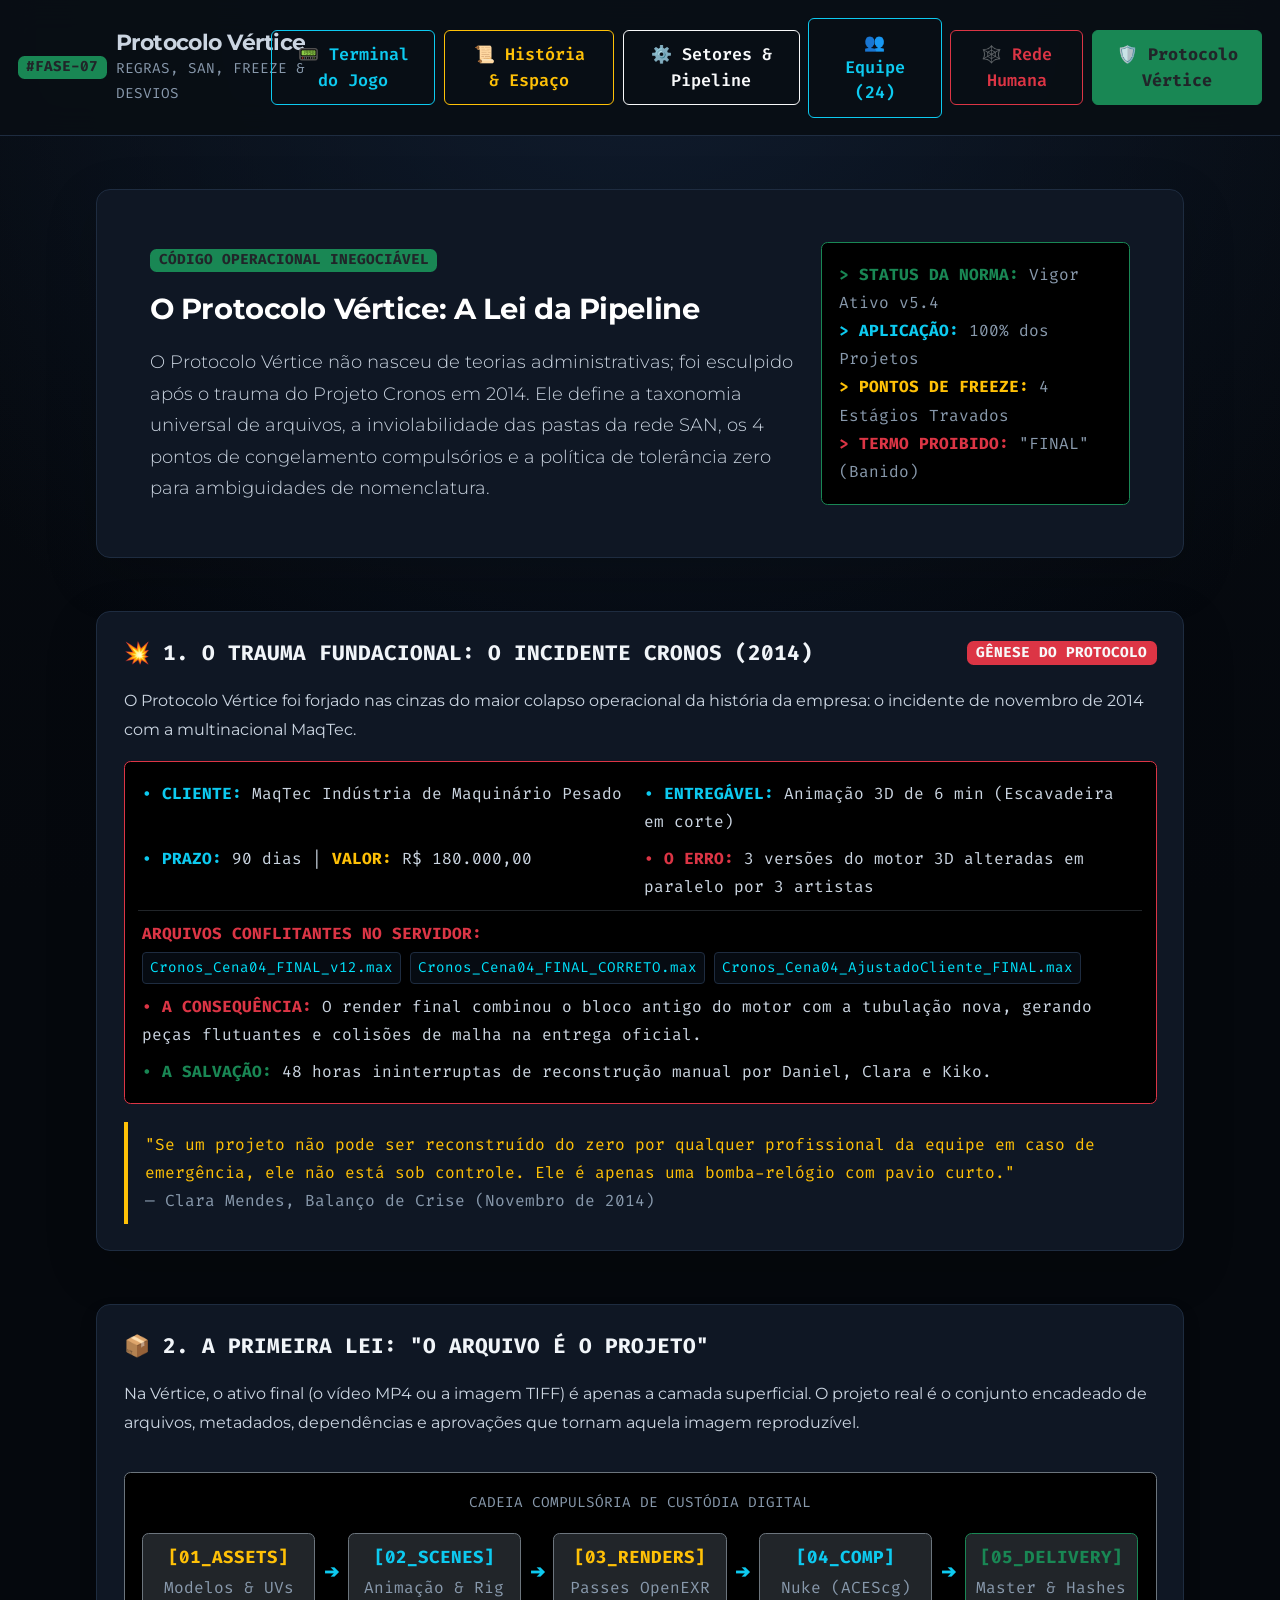
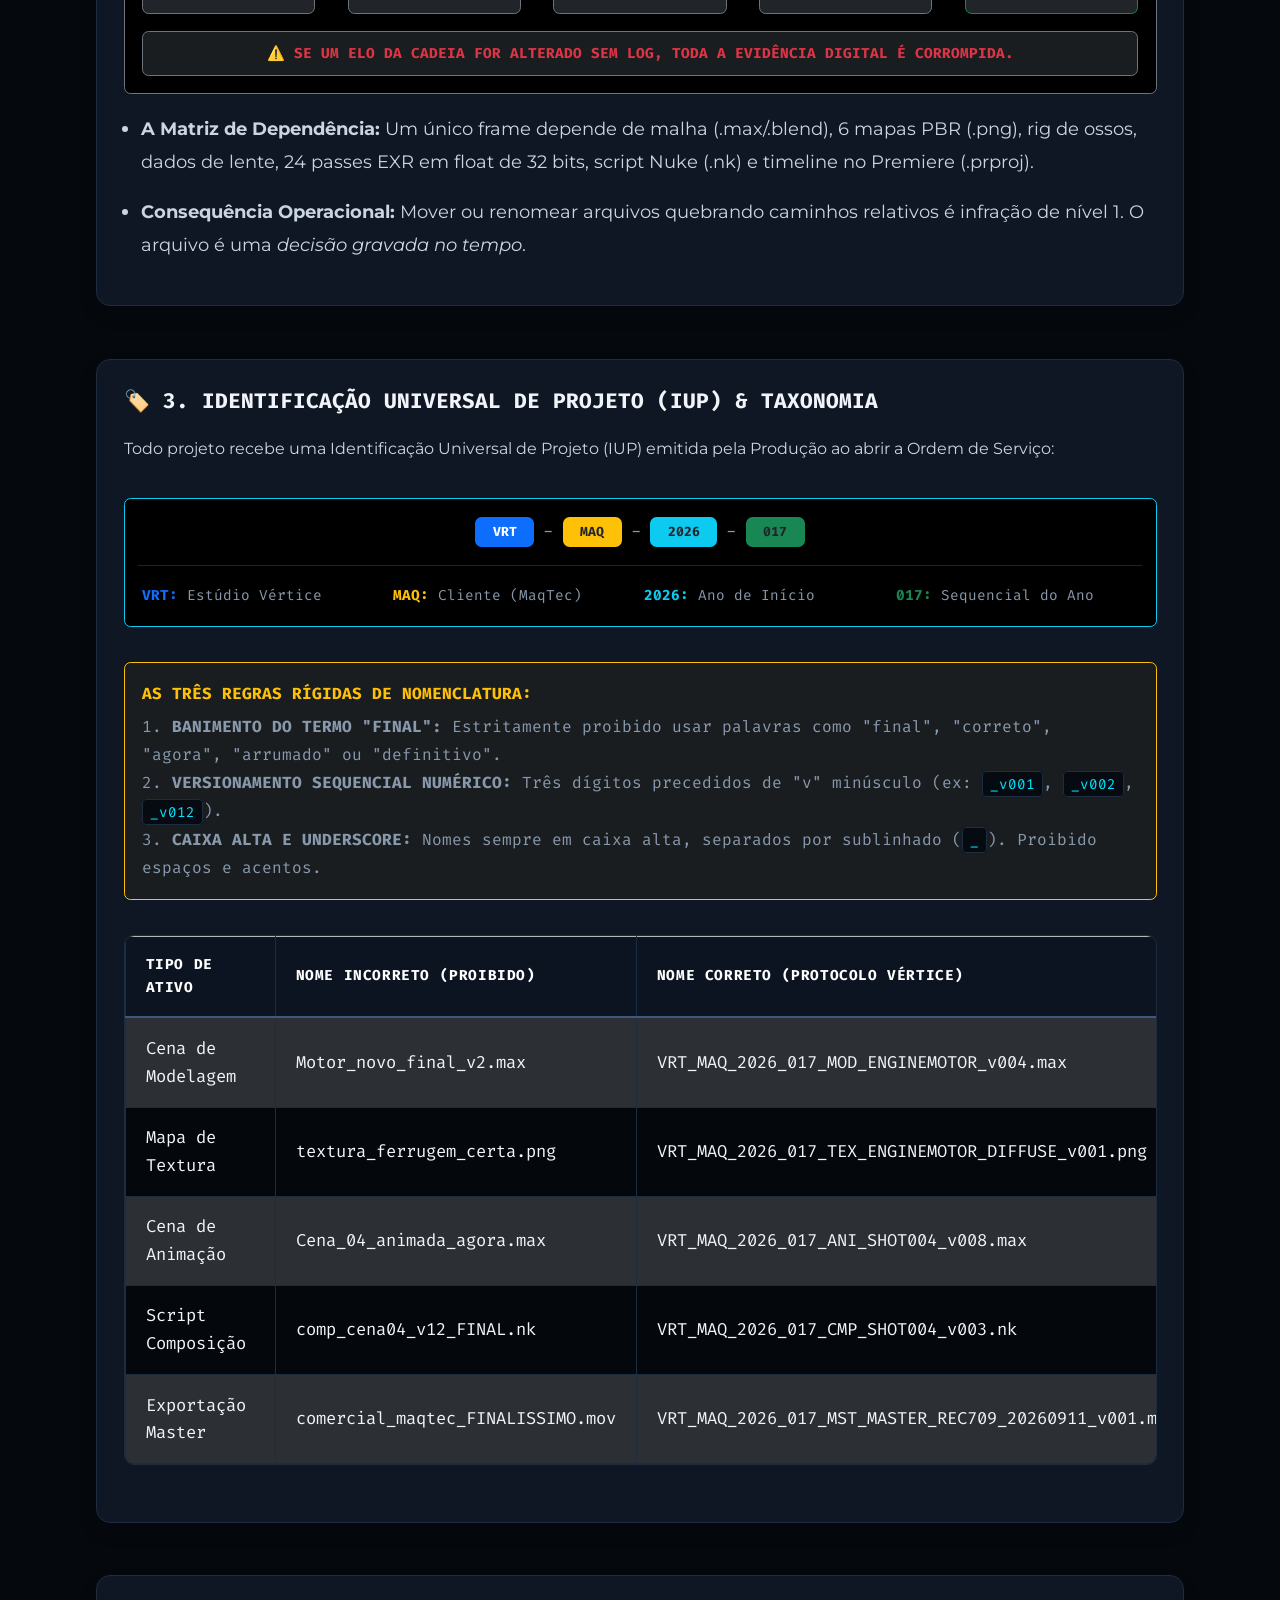
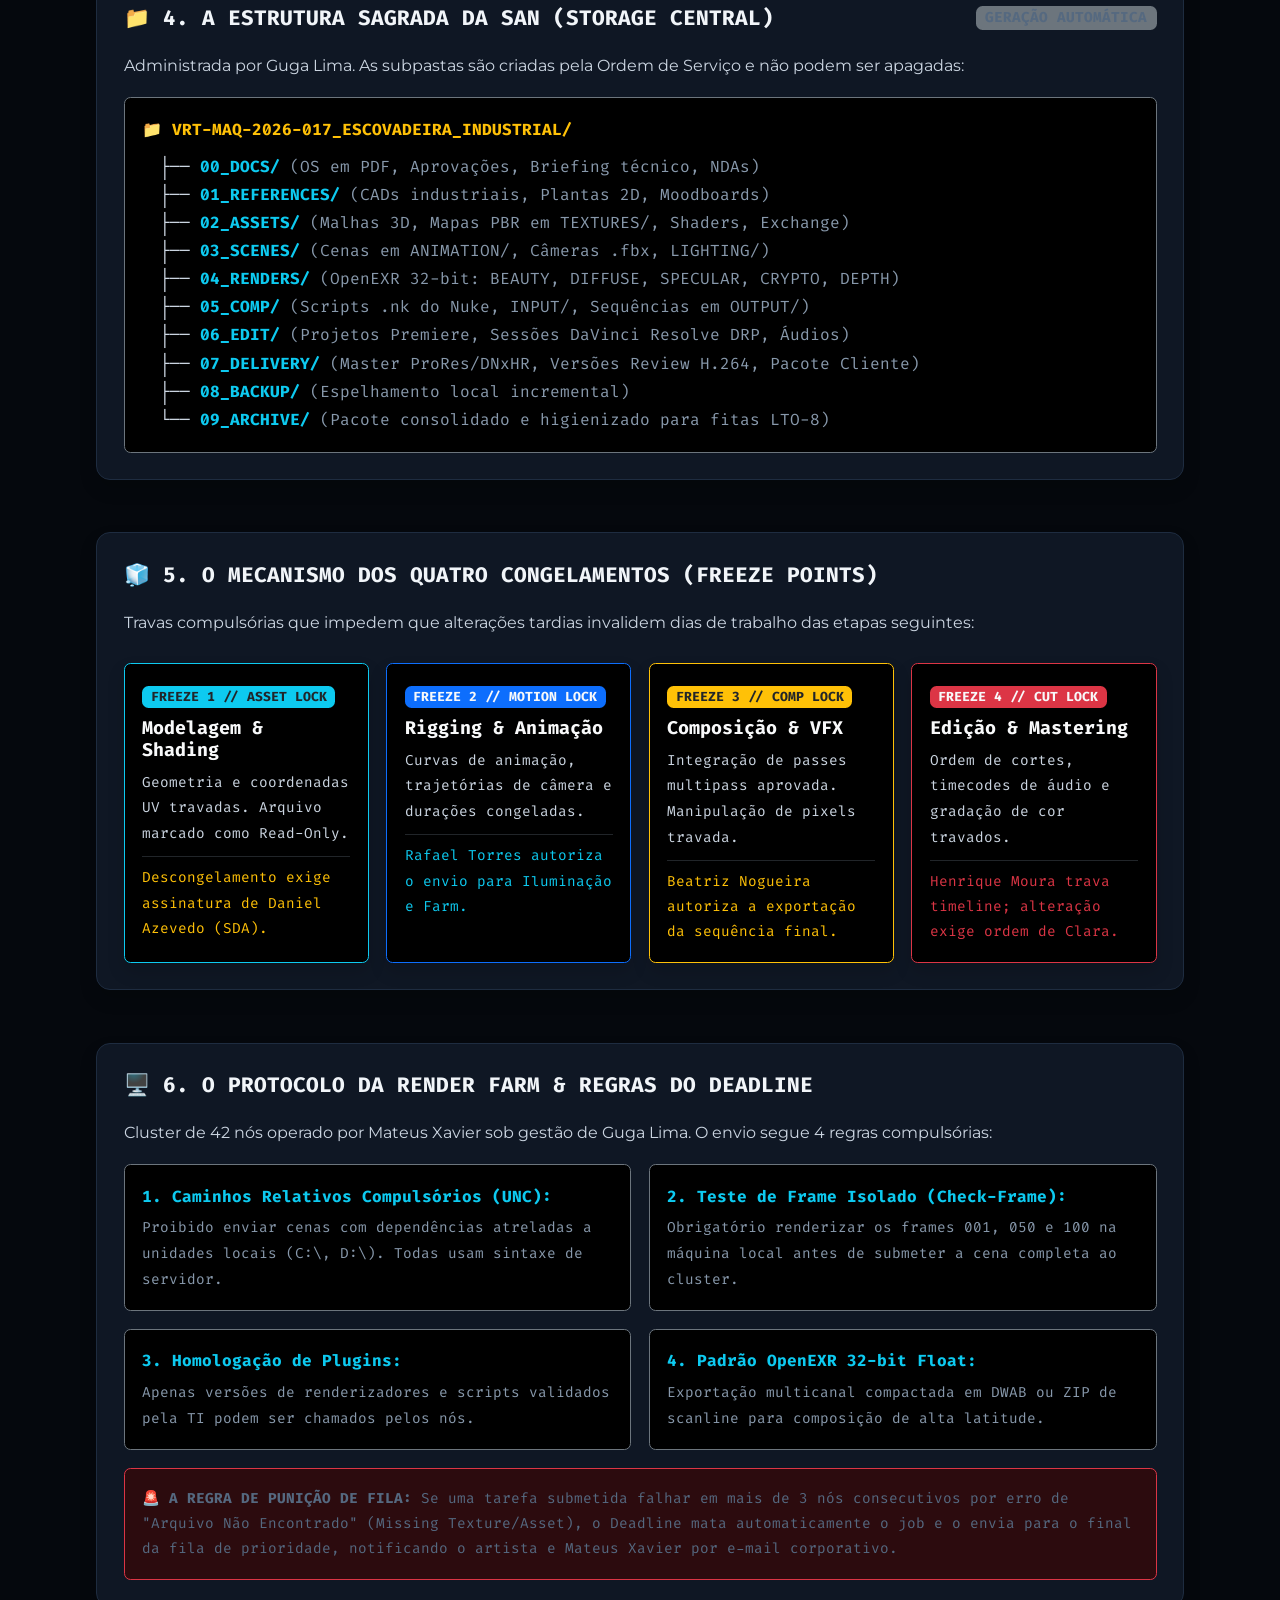
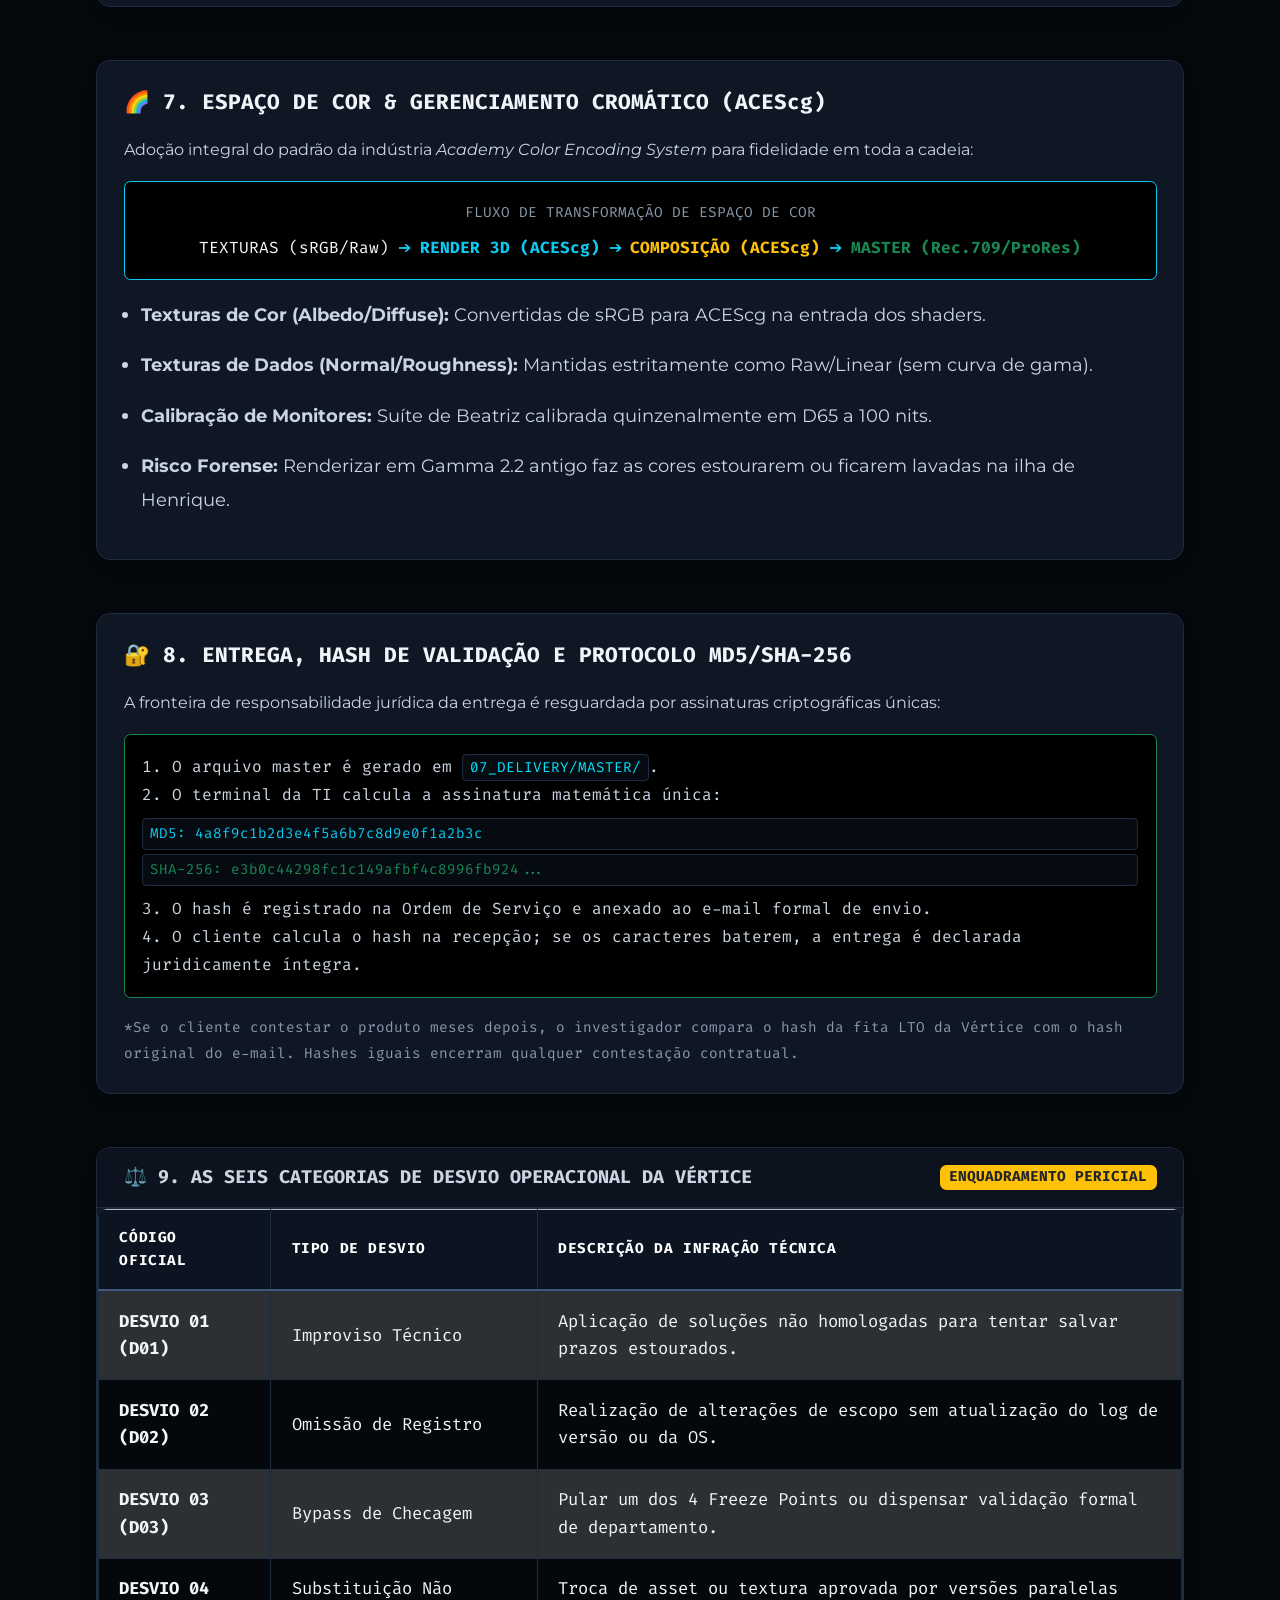
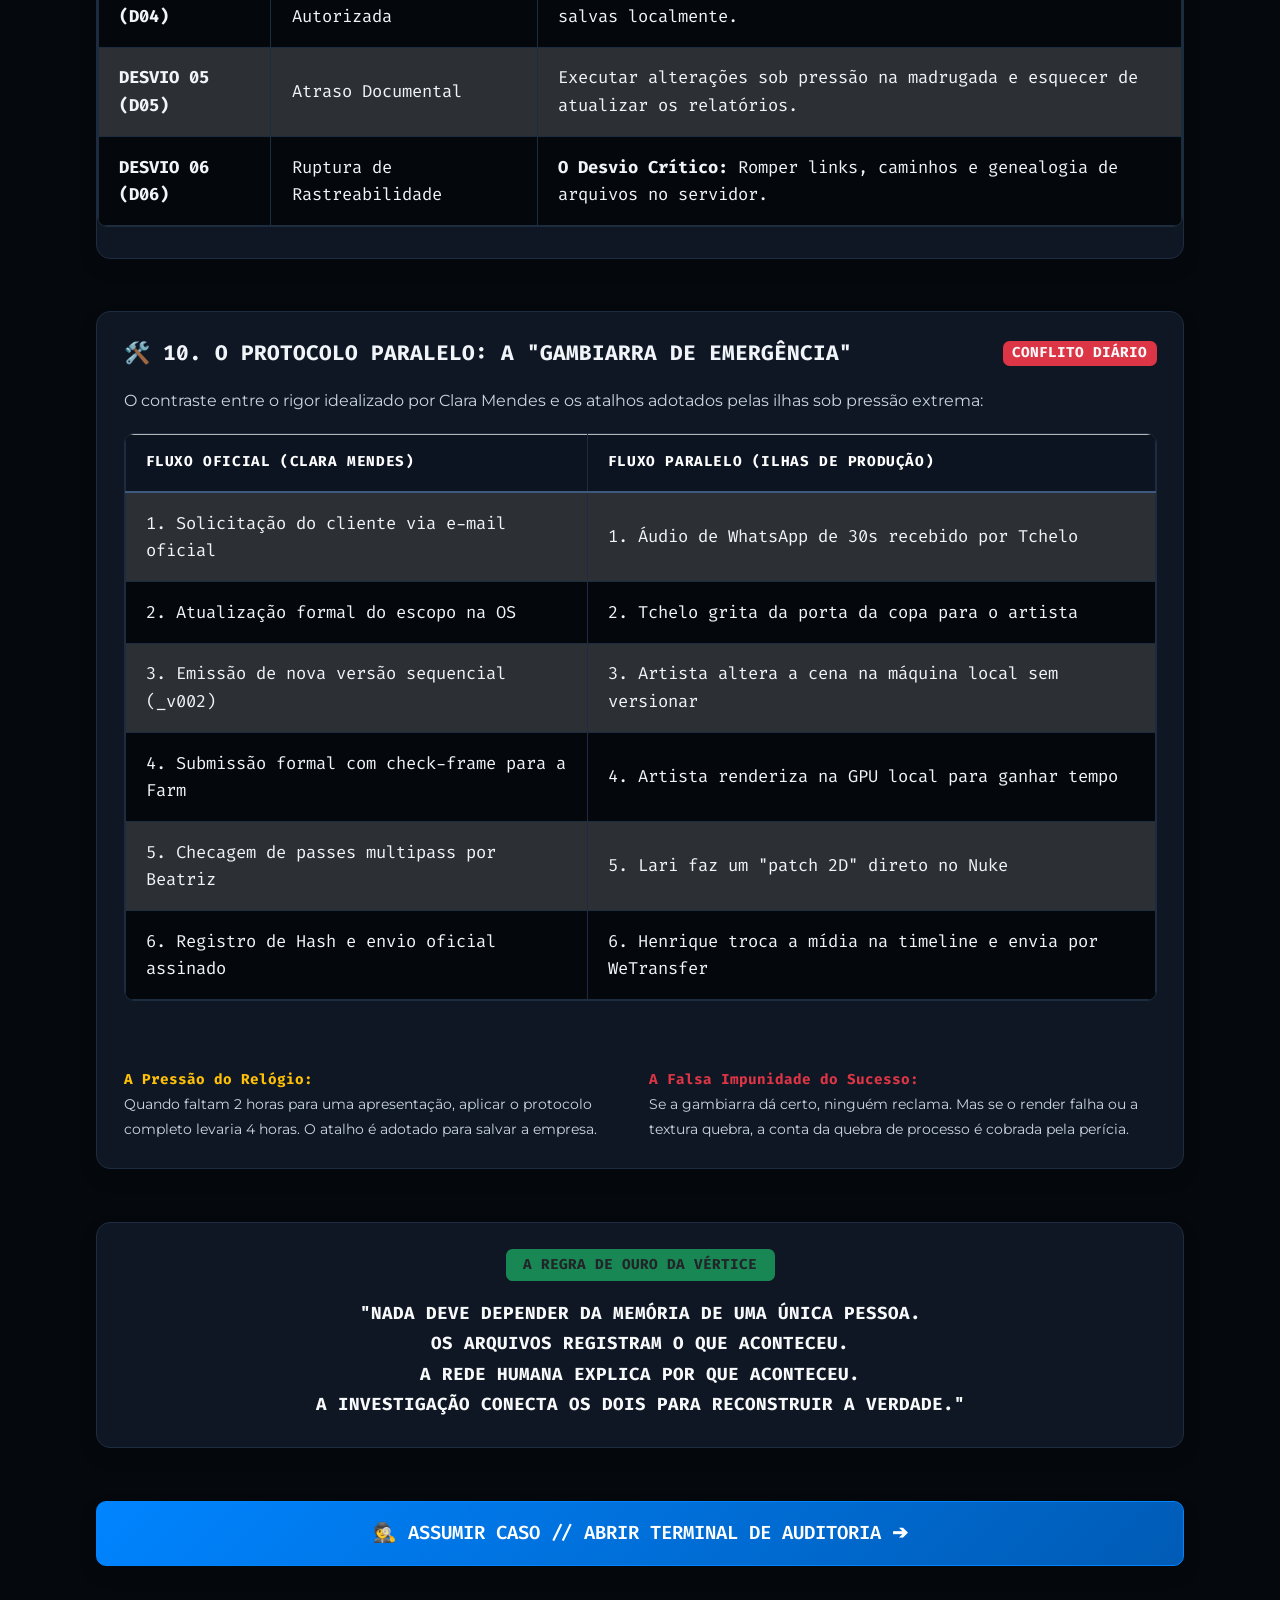
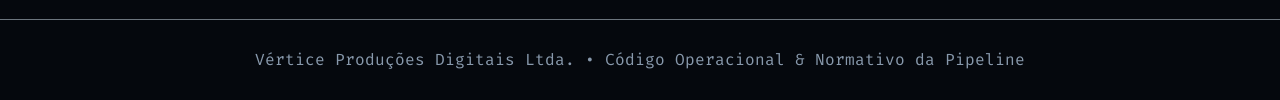
<file: protocolo.html>
<!DOCTYPE html>
<html lang="pt-BR" data-bs-theme="dark">

<head>
    <meta charset="UTF-8">
    <meta name="viewport" content="width=device-width, initial-scale=1.0, maximum-scale=5.0">
    <title>Protocolo Vértice — Normas, Procedimentos & Cultura Operacional</title>
    <!-- Bootstrap 5 CSS -->
    <link href="https://cdn.jsdelivr.net/npm/bootstrap@5.3.3/dist/css/bootstrap.min.css" rel="stylesheet">
    <!-- Google Fonts -->
    <link
        href="https://fonts.googleapis.com/css2?family=Fira+Code:wght@400;600&family=Montserrat:wght@400;600;700;900&display=swap"
        rel="stylesheet">
    <link rel="stylesheet" href="css/style.css">
</head>

<body>

    <!-- Header Fixo Unificado com Menu Mobile (Navbar Toggler) -->
    <header
        class="navbar navbar-expand-xl navbar-dark bg-dark border-bottom border-secondary sticky-top px-3 py-2 py-md-3">
        <div class="container-fluid px-0">

            <!-- Identificação / Logo -->
            <div class="d-flex align-items-center gap-2 me-auto">
                <span class="badge bg-success text-dark px-2 py-1 fw-bold font-monospace extra-small">#FASE-07</span>
                <div>
                    <h1 class="h6 m-0 text-light fw-bold text-nowrap mobile-brand-title">Protocolo Vértice</h1>
                    <small class="text-muted font-monospace d-none d-sm-block extra-small">REGRAS, SAN, FREEZE &
                        DESVIOS</small>
                </div>
            </div>

            <!-- Botão Hamburguer para Celulares e Tablets -->
            <button class="navbar-toggler border-secondary p-2 ms-2" type="button" data-bs-toggle="collapse"
                data-bs-target="#navMenuProtocolo" aria-controls="navMenuProtocolo" aria-expanded="false"
                aria-label="Alternar navegação">
                <span class="navbar-toggler-icon"></span>
            </button>

            <!-- Links de Navegação Unificados -->
            <div class="collapse navbar-collapse mt-3 mt-xl-0" id="navMenuProtocolo">
                <nav
                    class="d-flex flex-column flex-xl-row align-items-stretch align-items-xl-center gap-2 ms-xl-auto font-monospace small">
                    <a href="index.html" class="btn btn-outline-info btn-sm text-start text-xl-center">
                        📟 Terminal do Jogo
                    </a>
                    <a href="historia.html" class="btn btn-outline-warning btn-sm text-start text-xl-center">
                        📜 História & Espaço
                    </a>
                    <a href="setores.html" class="btn btn-outline-light btn-sm text-start text-xl-center">
                        ⚙️ Setores & Pipeline
                    </a>
                    <a href="equipe.html" class="btn btn-outline-info btn-sm text-start text-xl-center">
                        👥 Equipe (24)
                    </a>
                    <a href="rede-humana.html" class="btn btn-outline-danger btn-sm text-start text-xl-center">
                        🕸️ Rede Humana
                    </a>
                    <a href="protocolo.html" class="btn btn-success btn-sm text-start text-xl-center text-dark fw-bold">
                        🛡️ Protocolo Vértice
                    </a>
                </nav>
            </div>

        </div>
    </header>

    <main class="container my-3 my-md-5 px-3 px-sm-4">

        <!-- Banner de Abertura -->
        <section class="card bg-panel border-secondary shadow-lg mb-4 mb-md-5 p-3 p-sm-4 p-md-5">
            <div class="row align-items-center g-3 g-md-4">
                <div class="col-lg-8">
                    <span
                        class="badge bg-success text-dark text-uppercase px-2 py-1 mb-2 mb-md-3 fw-bold font-monospace extra-small">Código
                        Operacional Inegociável</span>
                    <h2 class="h3 h2-md fw-bold text-light">O Protocolo Vértice: A Lei da Pipeline</h2>
                    <p class="text-light-sub lead fs-6 mt-2 mt-md-3 mb-0">
                        O Protocolo Vértice não nasceu de teorias administrativas; foi esculpido após o trauma do
                        Projeto Cronos em 2014. Ele define a taxonomia universal de arquivos, a inviolabilidade das
                        pastas da rede SAN, os 4 pontos de congelamento compulsórios e a política de tolerância zero
                        para ambiguidades de nomenclatura.
                    </p>
                </div>
                <div class="col-lg-4">
                    <div class="p-3 bg-black rounded border border-success font-monospace small">
                        <span class="text-success fw-bold">> STATUS DA NORMA:</span> Vigor Ativo v5.4<br>
                        <span class="text-info fw-bold">> APLICAÇÃO:</span> 100% dos Projetos<br>
                        <span class="text-warning fw-bold">> PONTOS DE FREEZE:</span> 4 Estágios Travados<br>
                        <span class="text-danger fw-bold">> TERMO PROIBIDO:</span> "FINAL" (Banido)
                    </div>
                </div>
            </div>
        </section>

        <!-- 1. O TRAUMA FUNDACIONAL: PROJETO CRONOS -->
        <section class="card bg-panel border-danger shadow-lg mb-4 mb-md-5 p-3 p-sm-4">
            <div class="d-flex justify-content-between align-items-center mb-3 flex-wrap gap-2">
                <h3 class="h5 text-danger fw-bold m-0 font-monospace">💥 1. O TRAUMA FUNDACIONAL: O INCIDENTE CRONOS
                    (2014)</h3>
                <span class="badge bg-danger text-light font-monospace extra-small">GÊNESE DO PROTOCOLO</span>
            </div>

            <p class="text-light-sub small">
                O Protocolo Vértice foi forjado nas cinzas do maior colapso operacional da história da empresa: o
                incidente de novembro de 2014 com a multinacional MaqTec.
            </p>

            <div class="p-3 bg-black rounded border border-danger font-monospace small text-light-sub mb-3">
                <div class="row g-2">
                    <div class="col-md-6"><strong class="text-info">• CLIENTE:</strong> MaqTec Indústria de Maquinário
                        Pesado</div>
                    <div class="col-md-6"><strong class="text-info">• ENTREGÁVEL:</strong> Animação 3D de 6 min
                        (Escavadeira em corte)</div>
                    <div class="col-md-6"><strong class="text-info">• PRAZO:</strong> 90 dias | <strong
                            class="text-warning">VALOR:</strong> R$ 180.000,00</div>
                    <div class="col-md-6"><strong class="text-danger">• O ERRO:</strong> 3 versões do motor 3D alteradas
                        em paralelo por 3 artistas</div>
                    <div class="col-12 mt-2 pt-2 border-top border-dark">
                        <span class="text-danger fw-bold">ARQUIVOS CONFLITANTES NO SERVIDOR:</span><br>
                        <div class="d-flex flex-wrap gap-2 mt-1">
                            <code>Cronos_Cena04_FINAL_v12.max</code>
                            <code>Cronos_Cena04_FINAL_CORRETO.max</code>
                            <code>Cronos_Cena04_AjustadoCliente_FINAL.max</code>
                        </div>
                    </div>
                    <div class="col-12 mt-2">
                        <strong class="text-danger">• A CONSEQUÊNCIA:</strong> O render final combinou o bloco antigo do
                        motor com a tubulação nova, gerando peças flutuantes e colisões de malha na entrega oficial.
                    </div>
                    <div class="col-12">
                        <strong class="text-success">• A SALVAÇÃO:</strong> 48 horas ininterruptas de reconstrução
                        manual por Daniel, Clara e Kiko.
                    </div>
                </div>
            </div>

            <blockquote
                class="border-start border-warning border-4 ps-3 py-2 text-warning italic font-monospace small mb-0">
                "Se um projeto não pode ser reconstruído do zero por qualquer profissional da equipe em caso de
                emergência, ele não está sob controle. Ele é apenas uma bomba-relógio com pavio curto."<br>
                <small class="text-muted">— Clara Mendes, Balanço de Crise (Novembro de 2014)</small>
            </blockquote>
        </section>

        <!-- 2. A PRIMEIRA LEI: O ARQUIVO É O PROJETO -->
        <section class="card bg-panel border-secondary shadow mb-4 mb-md-5 p-3 p-sm-4">
            <h3 class="h5 text-info fw-bold mb-3 font-monospace">📦 2. A PRIMEIRA LEI: "O ARQUIVO É O PROJETO"</h3>
            <p class="text-light-sub small">
                Na Vértice, o ativo final (o vídeo MP4 ou a imagem TIFF) é apenas a camada superficial. O projeto real é
                o conjunto encadeado de arquivos, metadados, dependências e aprovações que tornam aquela imagem
                reproduzível.
            </p>

            <!-- Cadeia Adaptativa (Horizontal no PC, Vertical no Mobile) -->
            <div class="p-3 bg-black rounded border border-secondary text-center my-3 font-monospace">
                <span class="text-muted extra-small d-block mb-3">CADEIA COMPULSÓRIA DE CUSTÓDIA DIGITAL</span>
                <div class="d-flex flex-column flex-md-row justify-content-center align-items-center gap-2">
                    <div class="p-2 bg-dark rounded border border-secondary w-100 w-md-auto">
                        <strong class="text-warning">[01_ASSETS]</strong><br><small class="text-muted">Modelos &
                            UVs</small>
                    </div>
                    <span class="text-info fw-bold d-none d-md-inline">➔</span>
                    <span class="text-info fw-bold d-md-none">⬇</span>

                    <div class="p-2 bg-dark rounded border border-secondary w-100 w-md-auto">
                        <strong class="text-info">[02_SCENES]</strong><br><small class="text-muted">Animação &
                            Rig</small>
                    </div>
                    <span class="text-info fw-bold d-none d-md-inline">➔</span>
                    <span class="text-info fw-bold d-md-none">⬇</span>

                    <div class="p-2 bg-dark rounded border border-secondary w-100 w-md-auto">
                        <strong class="text-warning">[03_RENDERS]</strong><br><small class="text-muted">Passes
                            OpenEXR</small>
                    </div>
                    <span class="text-info fw-bold d-none d-md-inline">➔</span>
                    <span class="text-info fw-bold d-md-none">⬇</span>

                    <div class="p-2 bg-dark rounded border border-secondary w-100 w-md-auto">
                        <strong class="text-info">[04_COMP]</strong><br><small class="text-muted">Nuke (ACEScg)</small>
                    </div>
                    <span class="text-info fw-bold d-none d-md-inline">➔</span>
                    <span class="text-info fw-bold d-md-none">⬇</span>

                    <div class="p-2 bg-dark rounded border border-success w-100 w-md-auto">
                        <strong class="text-success">[05_DELIVERY]</strong><br><small class="text-muted">Master &
                            Hashes</small>
                    </div>
                </div>
                <div class="alert alert-dark border-secondary p-2 mt-3 mb-0 extra-small text-danger fw-bold">
                    ⚠️ SE UM ELO DA CADEIA FOR ALTERADO SEM LOG, TODA A EVIDÊNCIA DIGITAL É CORROMPIDA.
                </div>
            </div>

            <ul class="text-light-sub small ps-3 mb-0">
                <li><strong>A Matriz de Dependência:</strong> Um único frame depende de malha (.max/.blend), 6 mapas PBR
                    (.png), rig de ossos, dados de lente, 24 passes EXR em float de 32 bits, script Nuke (.nk) e
                    timeline no Premiere (.prproj).</li>
                <li><strong>Consequência Operacional:</strong> Mover ou renomear arquivos quebrando caminhos relativos é
                    infração de nível 1. O arquivo é uma <em>decisão gravada no tempo</em>.</li>
            </ul>
        </section>

        <!-- 3. IDENTIDADE ÚNICA (IUP) E TAXONOMIA -->
        <section class="card bg-panel border-secondary shadow mb-4 mb-md-5 p-3 p-sm-4">
            <h3 class="h5 text-warning fw-bold mb-3 font-monospace">🏷️ 3. IDENTIFICAÇÃO UNIVERSAL DE PROJETO (IUP) &
                TAXONOMIA</h3>
            <p class="text-light-sub small">
                Todo projeto recebe uma Identificação Universal de Projeto (IUP) emitida pela Produção ao abrir a Ordem
                de Serviço:
            </p>

            <!-- Anatomia da Sintaxe IUP Responsiva -->
            <div class="p-3 bg-black rounded border border-info text-center font-monospace my-3">
                <div
                    class="d-inline-flex align-items-center gap-1 gap-sm-2 flex-wrap justify-content-center fs-6 fs-sm-5">
                    <span class="badge bg-primary px-2 px-sm-3 py-2">VRT</span>
                    <span class="text-muted">-</span>
                    <span class="badge bg-warning text-dark px-2 px-sm-3 py-2">MAQ</span>
                    <span class="text-muted">-</span>
                    <span class="badge bg-info text-dark px-2 px-sm-3 py-2">2026</span>
                    <span class="text-muted">-</span>
                    <span class="badge bg-success text-dark px-2 px-sm-3 py-2">017</span>
                </div>
                <div class="row g-2 mt-3 text-start extra-small text-muted border-top border-dark pt-2">
                    <div class="col-6 col-md-3"><strong class="text-primary">VRT:</strong> Estúdio Vértice</div>
                    <div class="col-6 col-md-3"><strong class="text-warning">MAQ:</strong> Cliente (MaqTec)</div>
                    <div class="col-6 col-md-3"><strong class="text-info">2026:</strong> Ano de Início</div>
                    <div class="col-6 col-md-3"><strong class="text-success">017:</strong> Sequencial do Ano</div>
                </div>
            </div>

            <div class="alert alert-dark border-warning p-3 my-3 font-monospace small">
                <strong class="text-warning d-block mb-1">AS TRÊS REGRAS RÍGIDAS DE NOMENCLATURA:</strong>
                1. <strong>BANIMENTO DO TERMO "FINAL":</strong> Estritamente proibido usar palavras como "final",
                "correto", "agora", "arrumado" ou "definitivo".<br>
                2. <strong>VERSIONAMENTO SEQUENCIAL NUMÉRICO:</strong> Três dígitos precedidos de "v" minúsculo (ex:
                <code>_v001</code>, <code>_v002</code>, <code>_v012</code>).<br>
                3. <strong>CAIXA ALTA E UNDERSCORE:</strong> Nomes sempre em caixa alta, separados por sublinhado
                (<code>_</code>). Proibido espaços e acentos.
            </div>

            <!-- Tabela Comparativa com Rolagem Touch -->
            <div class="table-responsive mt-3">
                <table class="table table-dark table-striped table-bordered m-0 font-monospace small align-middle">
                    <thead>
                        <tr class="table-secondary">
                            <th style="min-width: 150px;">TIPO DE ATIVO</th>
                            <th style="min-width: 220px;" class="text-danger">NOME INCORRETO (PROIBIDO)</th>
                            <th style="min-width: 280px;" class="text-success">NOME CORRETO (PROTOCOLO VÉRTICE)</th>
                        </tr>
                    </thead>
                    <tbody>
                        <tr>
                            <td>Cena de Modelagem</td>
                            <td class="text-danger">Motor_novo_final_v2.max</td>
                            <td class="text-success">VRT_MAQ_2026_017_MOD_ENGINEMOTOR_v004.max</td>
                        </tr>
                        <tr>
                            <td>Mapa de Textura</td>
                            <td class="text-danger">textura_ferrugem_certa.png</td>
                            <td class="text-success">VRT_MAQ_2026_017_TEX_ENGINEMOTOR_DIFFUSE_v001.png</td>
                        </tr>
                        <tr>
                            <td>Cena de Animação</td>
                            <td class="text-danger">Cena_04_animada_agora.max</td>
                            <td class="text-success">VRT_MAQ_2026_017_ANI_SHOT004_v008.max</td>
                        </tr>
                        <tr>
                            <td>Script Composição</td>
                            <td class="text-danger">comp_cena04_v12_FINAL.nk</td>
                            <td class="text-success">VRT_MAQ_2026_017_CMP_SHOT004_v003.nk</td>
                        </tr>
                        <tr>
                            <td>Exportação Master</td>
                            <td class="text-danger">comercial_maqtec_FINALISSIMO.mov</td>
                            <td class="text-success">VRT_MAQ_2026_017_MST_MASTER_REC709_20260911_v001.mov</td>
                        </tr>
                    </tbody>
                </table>
            </div>
        </section>

        <!-- 4. A ESTRUTURA SAGRADA DA SAN (DIRETÓRIO OFICIAL) -->
        <section class="card bg-panel border-secondary shadow mb-4 mb-md-5 p-3 p-sm-4">
            <div class="d-flex justify-content-between align-items-center mb-3 flex-wrap gap-2">
                <h3 class="h5 text-light fw-bold m-0 font-monospace">📁 4. A ESTRUTURA SAGRADA DA SAN (STORAGE CENTRAL)
                </h3>
                <span class="badge bg-secondary font-monospace extra-small">GERAÇÃO AUTOMÁTICA</span>
            </div>
            <p class="text-light-sub small mb-3">
                Administrada por Guga Lima. As subpastas são criadas pela Ordem de Serviço e não podem ser apagadas:
            </p>

            <div class="p-3 bg-black rounded border border-secondary font-monospace small file-explorer-box">
                <span class="text-warning fw-bold d-block mb-1">📁 VRT-MAQ-2026-017_ESCOVADEIRA_INDUSTRIAL/</span>
                <div class="ps-2 ps-sm-3 pt-1 text-light-sub">
                    ├── <span class="text-info fw-bold">00_DOCS/</span> <span class="text-muted">(OS em PDF, Aprovações,
                        Briefing técnico, NDAs)</span><br>
                    ├── <span class="text-info fw-bold">01_REFERENCES/</span> <span class="text-muted">(CADs
                        industriais, Plantas 2D, Moodboards)</span><br>
                    ├── <span class="text-info fw-bold">02_ASSETS/</span> <span class="text-muted">(Malhas 3D, Mapas PBR
                        em TEXTURES/, Shaders, Exchange)</span><br>
                    ├── <span class="text-info fw-bold">03_SCENES/</span> <span class="text-muted">(Cenas em ANIMATION/,
                        Câmeras .fbx, LIGHTING/)</span><br>
                    ├── <span class="text-info fw-bold">04_RENDERS/</span> <span class="text-muted">(OpenEXR 32-bit:
                        BEAUTY, DIFFUSE, SPECULAR, CRYPTO, DEPTH)</span><br>
                    ├── <span class="text-info fw-bold">05_COMP/</span> <span class="text-muted">(Scripts .nk do Nuke,
                        INPUT/, Sequências em OUTPUT/)</span><br>
                    ├── <span class="text-info fw-bold">06_EDIT/</span> <span class="text-muted">(Projetos Premiere,
                        Sessões DaVinci Resolve DRP, Áudios)</span><br>
                    ├── <span class="text-info fw-bold">07_DELIVERY/</span> <span class="text-muted">(Master
                        ProRes/DNxHR, Versões Review H.264, Pacote Cliente)</span><br>
                    ├── <span class="text-info fw-bold">08_BACKUP/</span> <span class="text-muted">(Espelhamento local
                        incremental)</span><br>
                    └── <span class="text-info fw-bold">09_ARCHIVE/</span> <span class="text-muted">(Pacote consolidado
                        e higienizado para fitas LTO-8)</span>
                </div>
            </div>
        </section>

        <!-- 5. O MECANISMO DOS 4 FREEZE POINTS -->
        <section class="card bg-panel border-secondary shadow mb-4 mb-md-5 p-3 p-sm-4">
            <h3 class="h5 text-warning fw-bold mb-3 font-monospace">🧊 5. O MECANISMO DOS QUATRO CONGELAMENTOS (FREEZE
                POINTS)</h3>
            <p class="text-light-sub small mb-4">
                Travas compulsórias que impedem que alterações tardias invalidem dias de trabalho das etapas seguintes:
            </p>

            <div class="row g-3 font-monospace">

                <!-- Freeze 1 -->
                <div class="col-12 col-sm-6 col-xl-3">
                    <div class="p-3 bg-black rounded border border-info h-100 shadow">
                        <span class="badge bg-info text-dark mb-2">FREEZE 1 // ASSET LOCK</span>
                        <h6 class="text-light fw-bold mb-2">Modelagem & Shading</h6>
                        <p class="extra-small text-light-sub mb-2">
                            Geometria e coordenadas UV travadas. Arquivo marcado como Read-Only.
                        </p>
                        <small class="text-warning extra-small d-block border-top border-dark pt-2">
                            Descongelamento exige assinatura de Daniel Azevedo (SDA).
                        </small>
                    </div>
                </div>

                <!-- Freeze 2 -->
                <div class="col-12 col-sm-6 col-xl-3">
                    <div class="p-3 bg-black rounded border border-primary h-100 shadow">
                        <span class="badge bg-primary text-light mb-2">FREEZE 2 // MOTION LOCK</span>
                        <h6 class="text-light fw-bold mb-2">Rigging & Animação</h6>
                        <p class="extra-small text-light-sub mb-2">
                            Curvas de animação, trajetórias de câmera e durações congeladas.
                        </p>
                        <small class="text-info extra-small d-block border-top border-dark pt-2">
                            Rafael Torres autoriza o envio para Iluminação e Farm.
                        </small>
                    </div>
                </div>

                <!-- Freeze 3 -->
                <div class="col-12 col-sm-6 col-xl-3">
                    <div class="p-3 bg-black rounded border border-warning h-100 shadow">
                        <span class="badge bg-warning text-dark mb-2">FREEZE 3 // COMP LOCK</span>
                        <h6 class="text-light fw-bold mb-2">Composição & VFX</h6>
                        <p class="extra-small text-light-sub mb-2">
                            Integração de passes multipass aprovada. Manipulação de pixels travada.
                        </p>
                        <small class="text-warning extra-small d-block border-top border-dark pt-2">
                            Beatriz Nogueira autoriza a exportação da sequência final.
                        </small>
                    </div>
                </div>

                <!-- Freeze 4 -->
                <div class="col-12 col-sm-6 col-xl-3">
                    <div class="p-3 bg-black rounded border border-danger h-100 shadow">
                        <span class="badge bg-danger text-light mb-2">FREEZE 4 // CUT LOCK</span>
                        <h6 class="text-light fw-bold mb-2">Edição & Mastering</h6>
                        <p class="extra-small text-light-sub mb-2">
                            Ordem de cortes, timecodes de áudio e gradação de cor travados.
                        </p>
                        <small class="text-danger extra-small d-block border-top border-dark pt-2">
                            Henrique Moura trava timeline; alteração exige ordem de Clara.
                        </small>
                    </div>
                </div>

            </div>
        </section>

        <!-- 6. RENDER FARM & REGRAS DO DEADLINE -->
        <section class="card bg-panel border-secondary shadow mb-4 mb-md-5 p-3 p-sm-4">
            <h3 class="h5 text-light fw-bold mb-3 font-monospace">🖥️ 6. O PROTOCOLO DA RENDER FARM & REGRAS DO DEADLINE
            </h3>
            <p class="text-light-sub small mb-3">
                Cluster de 42 nós operado por Mateus Xavier sob gestão de Guga Lima. O envio segue 4 regras
                compulsórias:
            </p>

            <div class="row g-3 font-monospace small">
                <div class="col-md-6">
                    <div class="p-3 bg-black border border-secondary rounded h-100">
                        <strong class="text-info d-block mb-1">1. Caminhos Relativos Compulsórios (UNC):</strong>
                        <p class="text-muted extra-small mb-0">Proibido enviar cenas com dependências atreladas a
                            unidades locais (C:\, D:\). Todas usam sintaxe de servidor.</p>
                    </div>
                </div>
                <div class="col-md-6">
                    <div class="p-3 bg-black border border-secondary rounded h-100">
                        <strong class="text-info d-block mb-1">2. Teste de Frame Isolado (Check-Frame):</strong>
                        <p class="text-muted extra-small mb-0">Obrigatório renderizar os frames 001, 050 e 100 na
                            máquina local antes de submeter a cena completa ao cluster.</p>
                    </div>
                </div>
                <div class="col-md-6">
                    <div class="p-3 bg-black border border-secondary rounded h-100">
                        <strong class="text-info d-block mb-1">3. Homologação de Plugins:</strong>
                        <p class="text-muted extra-small mb-0">Apenas versões de renderizadores e scripts validados pela
                            TI podem ser chamados pelos nós.</p>
                    </div>
                </div>
                <div class="col-md-6">
                    <div class="p-3 bg-black border border-secondary rounded h-100">
                        <strong class="text-info d-block mb-1">4. Padrão OpenEXR 32-bit Float:</strong>
                        <p class="text-muted extra-small mb-0">Exportação multicanal compactada em DWAB ou ZIP de
                            scanline para composição de alta latitude.</p>
                    </div>
                </div>
            </div>

            <div class="alert alert-danger border-danger p-3 mt-3 mb-0 font-monospace extra-small">
                🚨 <strong>A REGRA DE PUNIÇÃO DE FILA:</strong> Se uma tarefa submetida falhar em mais de 3 nós
                consecutivos por erro de "Arquivo Não Encontrado" (Missing Texture/Asset), o Deadline mata
                automaticamente o job e o envia para o final da fila de prioridade, notificando o artista e Mateus
                Xavier por e-mail corporativo.
            </div>
        </section>

        <!-- 7. GERENCIAMENTO CROMÁTICO (ACEScg) -->
        <section class="card bg-panel border-secondary shadow mb-4 mb-md-5 p-3 p-sm-4">
            <h3 class="h5 text-info fw-bold mb-3 font-monospace">🌈 7. ESPAÇO DE COR & GERENCIAMENTO CROMÁTICO (ACEScg)
            </h3>
            <p class="text-light-sub small mb-3">
                Adoção integral do padrão da indústria <em>Academy Color Encoding System</em> para fidelidade em toda a
                cadeia:
            </p>

            <div class="p-3 bg-black rounded border border-info text-center font-monospace small mb-3">
                <span class="text-muted extra-small d-block mb-2">FLUXO DE TRANSFORMAÇÃO DE ESPAÇO DE COR</span>
                <div class="d-flex flex-column flex-md-row justify-content-center align-items-center gap-2">
                    <span class="text-light">TEXTURAS (sRGB/Raw)</span>
                    <span class="text-info d-none d-md-inline">➔</span><span class="text-info d-md-none">⬇</span>
                    <span class="text-info fw-bold">RENDER 3D (ACEScg)</span>
                    <span class="text-info d-none d-md-inline">➔</span><span class="text-info d-md-none">⬇</span>
                    <span class="text-warning fw-bold">COMPOSIÇÃO (ACEScg)</span>
                    <span class="text-info d-none d-md-inline">➔</span><span class="text-info d-md-none">⬇</span>
                    <span class="text-success fw-bold">MASTER (Rec.709/ProRes)</span>
                </div>
            </div>

            <ul class="text-light-sub small ps-3 mb-0">
                <li><strong>Texturas de Cor (Albedo/Diffuse):</strong> Convertidas de sRGB para ACEScg na entrada dos
                    shaders.</li>
                <li><strong>Texturas de Dados (Normal/Roughness):</strong> Mantidas estritamente como Raw/Linear (sem
                    curva de gama).</li>
                <li><strong>Calibração de Monitores:</strong> Suíte de Beatriz calibrada quinzenalmente em D65 a 100
                    nits.</li>
                <li><strong>Risco Forense:</strong> Renderizar em Gamma 2.2 antigo faz as cores estourarem ou ficarem
                    lavadas na ilha de Henrique.</li>
            </ul>
        </section>

        <!-- 8. PROTOCOLO HASH MD5 / SHA-256 -->
        <section class="card bg-panel border-secondary shadow mb-4 mb-md-5 p-3 p-sm-4">
            <h3 class="h5 text-success fw-bold mb-3 font-monospace">🔐 8. ENTREGA, HASH DE VALIDAÇÃO E PROTOCOLO
                MD5/SHA-256</h3>
            <p class="text-light-sub small mb-3">
                A fronteira de responsabilidade jurídica da entrega é resguardada por assinaturas criptográficas únicas:
            </p>

            <div class="p-3 bg-black rounded border border-success font-monospace small text-light-sub mb-3">
                1. O arquivo master é gerado em <code>07_DELIVERY/MASTER/</code>.<br>
                2. O terminal da TI calcula a assinatura matemática única:<br>
                <div class="my-2">
                    <code class="text-info d-block mb-1">MD5: 4a8f9c1b2d3e4f5a6b7c8d9e0f1a2b3c</code>
                    <code class="text-success d-block">SHA-256: e3b0c44298fc1c149afbf4c8996fb924...</code>
                </div>
                3. O hash é registrado na Ordem de Serviço e anexado ao e-mail formal de envio.<br>
                4. O cliente calcula o hash na recepção; se os caracteres baterem, a entrega é declarada juridicamente
                íntegra.
            </div>

            <p class="extra-small text-muted mb-0 font-monospace">
                *Se o cliente contestar o produto meses depois, o investigador compara o hash da fita LTO da Vértice com
                o hash original do e-mail. Hashes iguais encerram qualquer contestação contratual.
            </p>
        </section>

        <!-- 9. AS 6 CATEGORIAS DE DESVIO OPERACIONAL (MATRIZ FORENSE) -->
        <section class="card bg-panel border-warning shadow mb-4 mb-md-5">
            <div
                class="card-header bg-dark d-flex justify-content-between align-items-center flex-wrap gap-2 py-3 px-3 px-md-4">
                <h3 class="h6 h5-md text-warning fw-bold m-0 font-monospace">⚖️ 9. AS SEIS CATEGORIAS DE DESVIO
                    OPERACIONAL DA VÉRTICE</h3>
                <span class="badge bg-warning text-dark font-monospace fw-bold extra-small">ENQUADRAMENTO
                    PERICIAL</span>
            </div>
            <div class="card-body p-0">
                <div class="table-responsive">
                    <table class="table table-dark table-striped table-bordered m-0 font-monospace small align-middle">
                        <thead>
                            <tr class="table-secondary">
                                <th style="min-width: 140px;">CÓDIGO OFICIAL</th>
                                <th style="min-width: 180px;">TIPO DE DESVIO</th>
                                <th style="min-width: 260px;">DESCRIÇÃO DA INFRAÇÃO TÉCNICA</th>
                            </tr>
                        </thead>
                        <tbody>
                            <tr>
                                <td class="text-warning fw-bold">DESVIO 01 (D01)</td>
                                <td>Improviso Técnico</td>
                                <td>Aplicação de soluções não homologadas para tentar salvar prazos estourados.</td>
                            </tr>
                            <tr>
                                <td class="text-warning fw-bold">DESVIO 02 (D02)</td>
                                <td>Omissão de Registro</td>
                                <td>Realização de alterações de escopo sem atualização do log de versão ou da OS.</td>
                            </tr>
                            <tr>
                                <td class="text-warning fw-bold">DESVIO 03 (D03)</td>
                                <td>Bypass de Checagem</td>
                                <td>Pular um dos 4 Freeze Points ou dispensar validação formal de departamento.</td>
                            </tr>
                            <tr>
                                <td class="text-warning fw-bold">DESVIO 04 (D04)</td>
                                <td>Substituição Não Autorizada</td>
                                <td>Troca de asset ou textura aprovada por versões paralelas salvas localmente.</td>
                            </tr>
                            <tr>
                                <td class="text-warning fw-bold">DESVIO 05 (D05)</td>
                                <td>Atraso Documental</td>
                                <td>Executar alterações sob pressão na madrugada e esquecer de atualizar os relatórios.
                                </td>
                            </tr>
                            <tr>
                                <td class="text-danger fw-bold">DESVIO 06 (D06)</td>
                                <td class="text-danger">Ruptura de Rastreabilidade</td>
                                <td><strong>O Desvio Crítico:</strong> Romper links, caminhos e genealogia de arquivos
                                    no servidor.</td>
                            </tr>
                        </tbody>
                    </table>
                </div>
            </div>
        </section>

        <!-- 10. PROTOCOLO PARALELO: A GAMBIARRA DE EMERGÊNCIA -->
        <section class="card bg-panel border-secondary shadow mb-4 mb-md-5 p-3 p-sm-4">
            <div class="d-flex justify-content-between align-items-center mb-3 flex-wrap gap-2">
                <h3 class="h5 text-danger fw-bold m-0 font-monospace">🛠️ 10. O PROTOCOLO PARALELO: A "GAMBIARRA DE
                    EMERGÊNCIA"</h3>
                <span class="badge bg-danger text-light font-monospace extra-small">CONFLITO DIÁRIO</span>
            </div>
            <p class="text-light-sub small mb-3">
                O contraste entre o rigor idealizado por Clara Mendes e os atalhos adotados pelas ilhas sob pressão
                extrema:
            </p>

            <div class="table-responsive">
                <table class="table table-dark table-striped table-bordered m-0 font-monospace small align-middle">
                    <thead>
                        <tr class="table-secondary">
                            <th style="min-width: 250px;" class="text-success">FLUXO OFICIAL (CLARA MENDES)</th>
                            <th style="min-width: 250px;" class="text-danger">FLUXO PARALELO (ILHAS DE PRODUÇÃO)</th>
                        </tr>
                    </thead>
                    <tbody>
                        <tr>
                            <td>1. Solicitação do cliente via e-mail oficial</td>
                            <td>1. Áudio de WhatsApp de 30s recebido por Tchelo</td>
                        </tr>
                        <tr>
                            <td>2. Atualização formal do escopo na OS</td>
                            <td>2. Tchelo grita da porta da copa para o artista</td>
                        </tr>
                        <tr>
                            <td>3. Emissão de nova versão sequencial (_v002)</td>
                            <td>3. Artista altera a cena na máquina local sem versionar</td>
                        </tr>
                        <tr>
                            <td>4. Submissão formal com check-frame para a Farm</td>
                            <td>4. Artista renderiza na GPU local para ganhar tempo</td>
                        </tr>
                        <tr>
                            <td>5. Checagem de passes multipass por Beatriz</td>
                            <td>5. Lari faz um "patch 2D" direto no Nuke</td>
                        </tr>
                        <tr>
                            <td>6. Registro de Hash e envio oficial assinado</td>
                            <td>6. Henrique troca a mídia na timeline e envia por WeTransfer</td>
                        </tr>
                    </tbody>
                </table>
            </div>

            <div class="row g-3 mt-3 extra-small text-light-sub">
                <div class="col-md-6">
                    <strong class="text-warning d-block font-monospace">A Pressão do Relógio:</strong>
                    Quando faltam 2 horas para uma apresentação, aplicar o protocolo completo levaria 4 horas. O atalho
                    é adotado para salvar a empresa.
                </div>
                <div class="col-md-6">
                    <strong class="text-danger d-block font-monospace">A Falsa Impunidade do Sucesso:</strong>
                    Se a gambiarra dá certo, ninguém reclama. Mas se o render falha ou a textura quebra, a conta da
                    quebra de processo é cobrada pela perícia.
                </div>
            </div>
        </section>

        <!-- 11. O PRINCÍPIO CENTRAL (A REGRA DE OURO) -->
        <section class="card bg-panel border-success shadow mb-4 mb-md-5 p-3 p-sm-4 text-center">
            <span class="badge bg-success text-dark font-monospace extra-small px-3 py-2 mx-auto mb-3">A REGRA DE OURO
                DA VÉRTICE</span>
            <blockquote class="lead fs-6 fs-sm-5 text-light fw-bold font-monospace mb-0">
                "NADA DEVE DEPENDER DA MEMÓRIA DE UMA ÚNICA PESSOA.<br class="d-none d-sm-inline">
                OS ARQUIVOS REGISTRAM O QUE ACONTECEU.<br class="d-none d-sm-inline">
                A REDE HUMANA EXPLICA POR QUE ACONTECEU.<br class="d-none d-sm-inline">
                A INVESTIGAÇÃO CONECTA OS DOIS PARA RECONSTRUIR A VERDADE."
            </blockquote>
        </section>

        <!-- CTA Final para o Terminal -->
        <div class="text-center my-4 my-md-5">
            <a href="index.html" class="btn btn-primary btn-lg w-100 w-sm-auto px-sm-5 py-3 font-monospace shadow">
                🕵️ ASSUMIR CASO // ABRIR TERMINAL DE AUDITORIA ➔
            </a>
        </div>

    </main>

    <footer class="text-center py-4 border-top border-secondary text-muted font-monospace small px-3">
        Vértice Produções Digitais Ltda. • Código Operacional & Normativo da Pipeline
    </footer>

    <!-- Bootstrap 5 JS Bundle (Essencial para funcionamento do menu no celular) -->
    <script src="https://cdn.jsdelivr.net/npm/bootstrap@5.3.3/dist/js/bootstrap.bundle.min.js"></script>

</body>

</html>
</file>
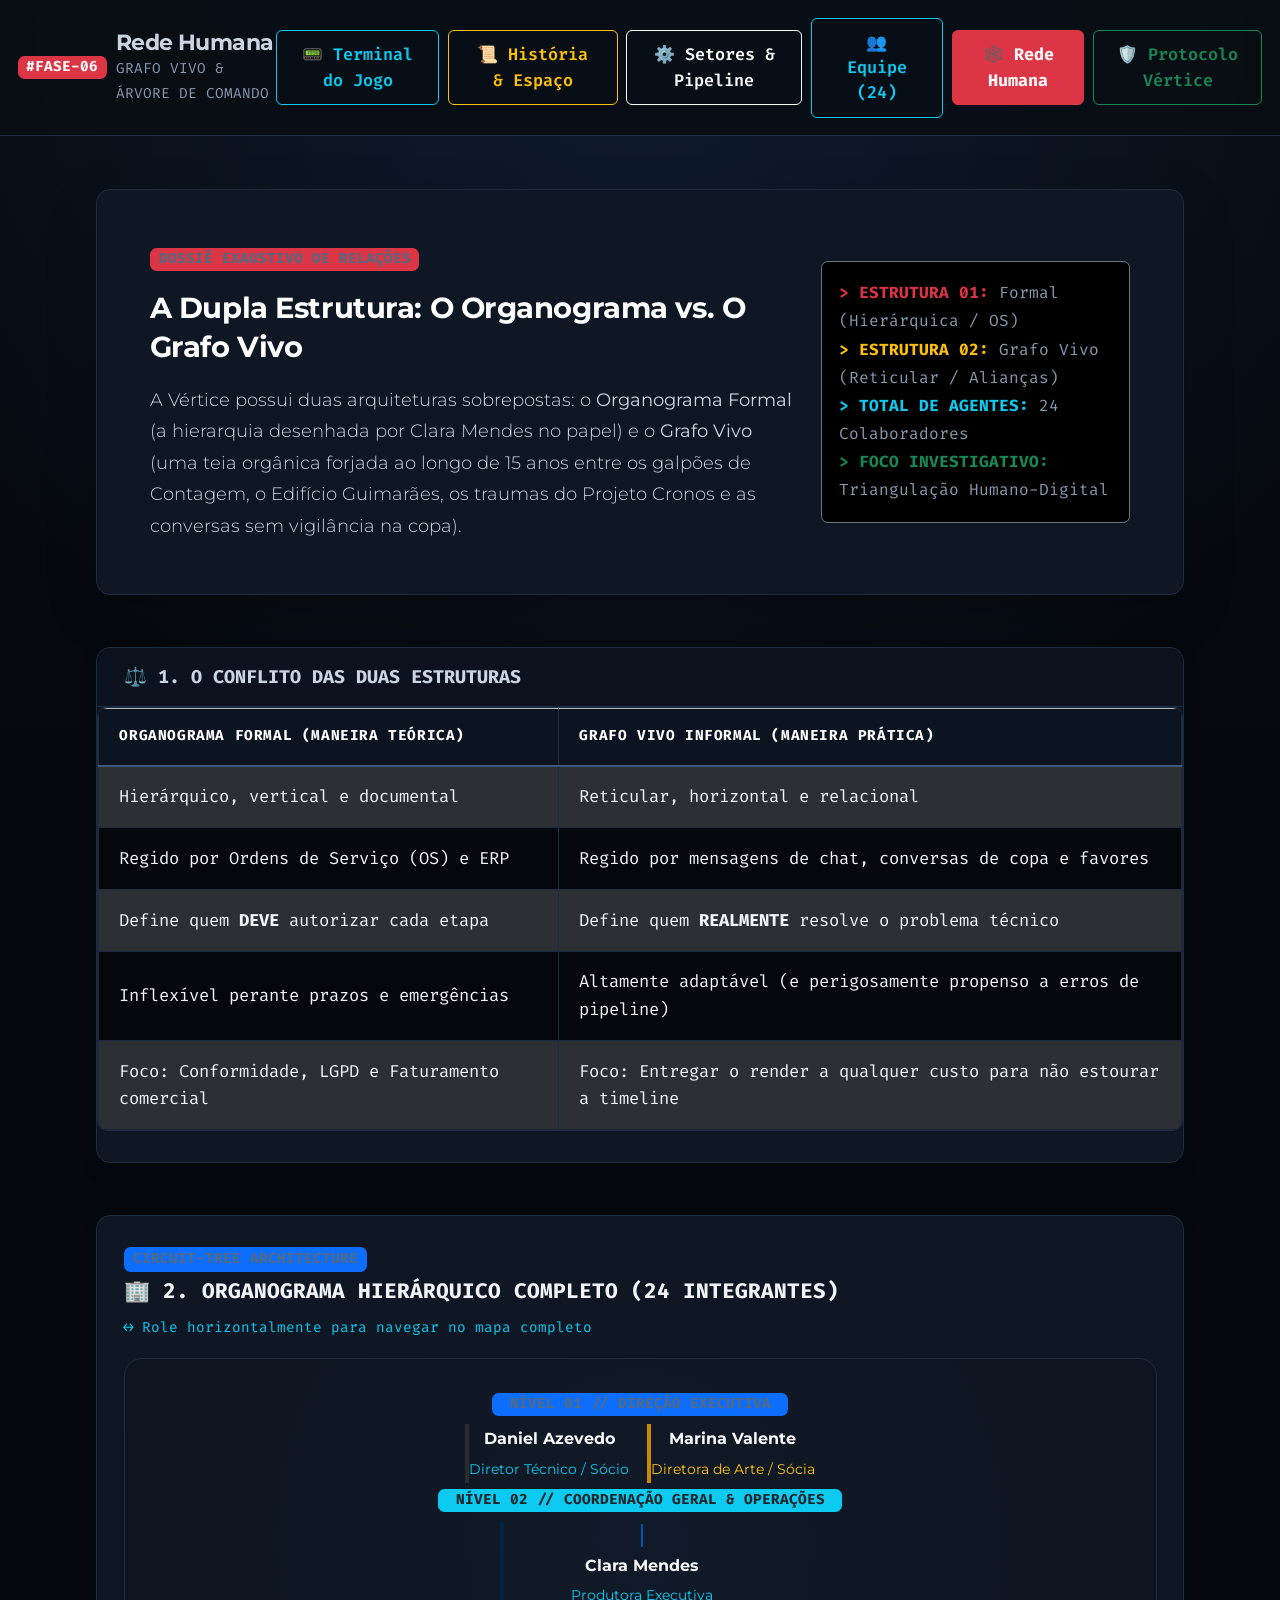
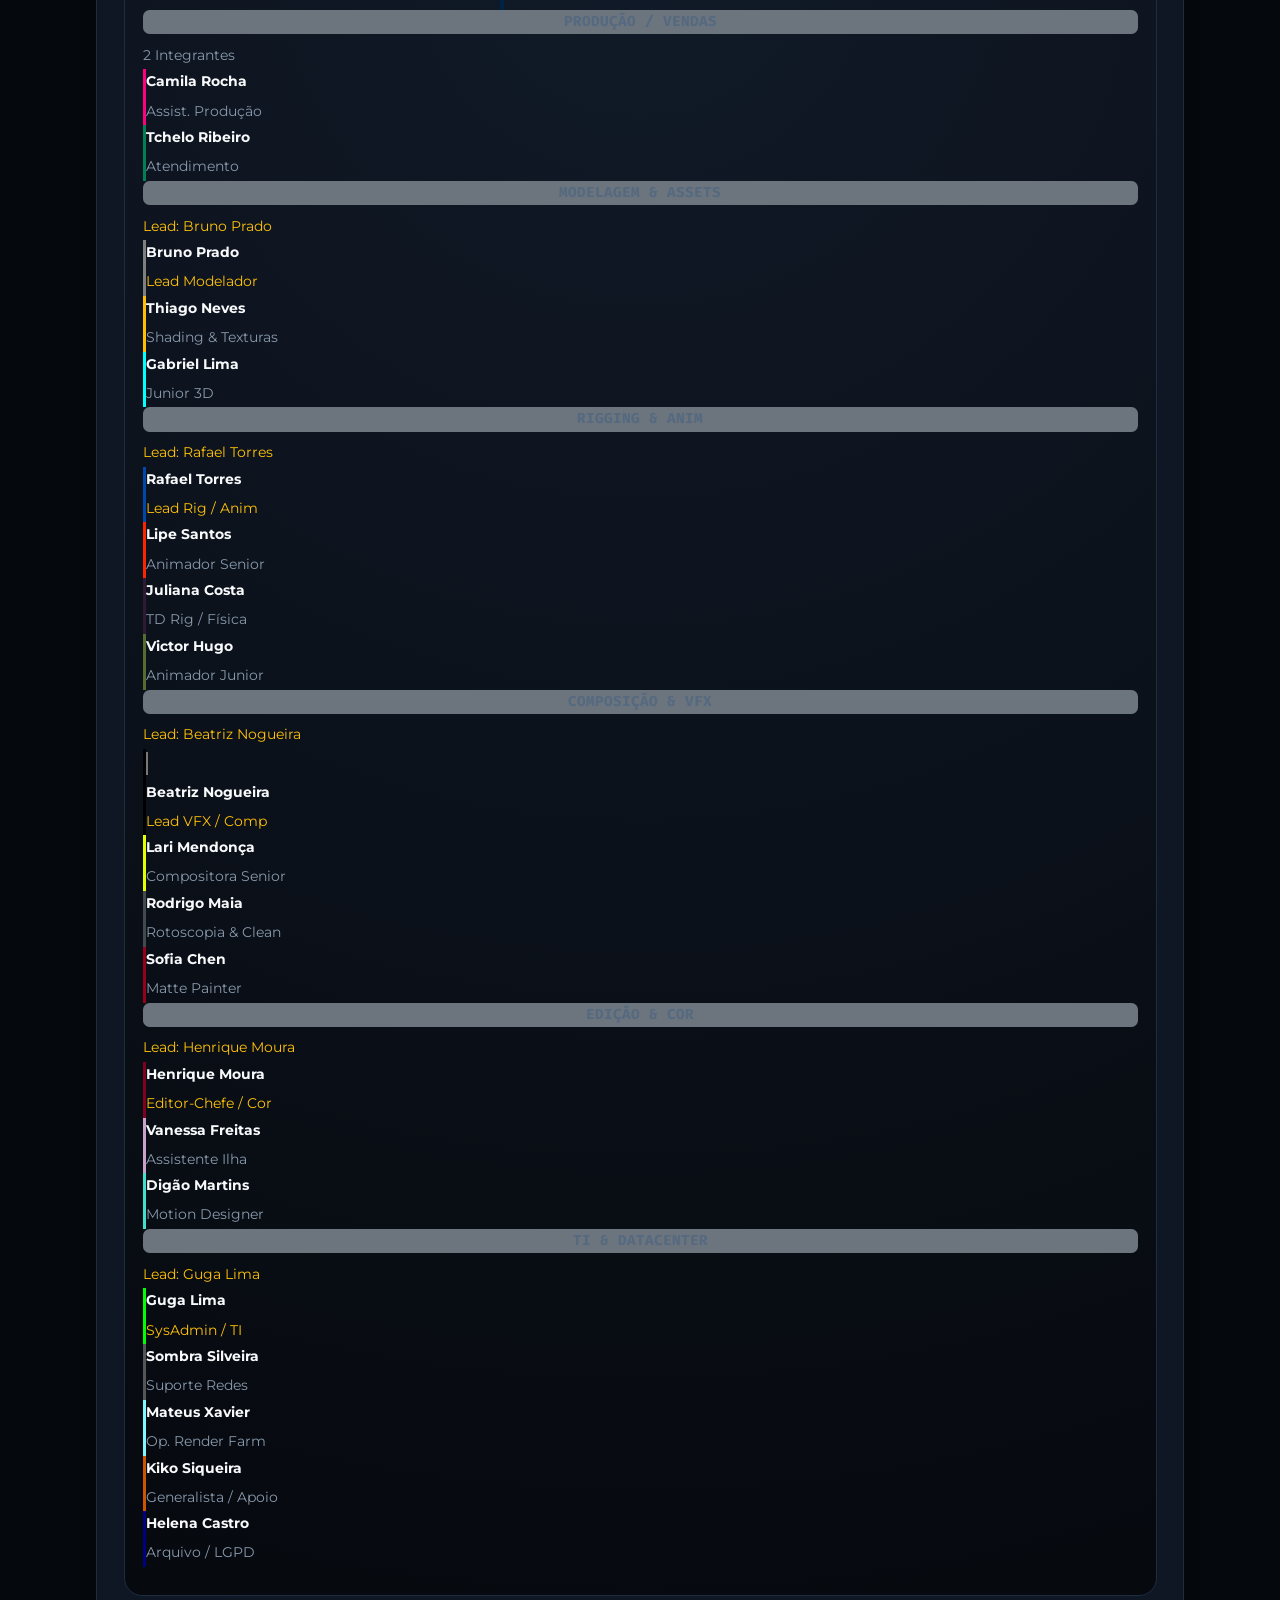
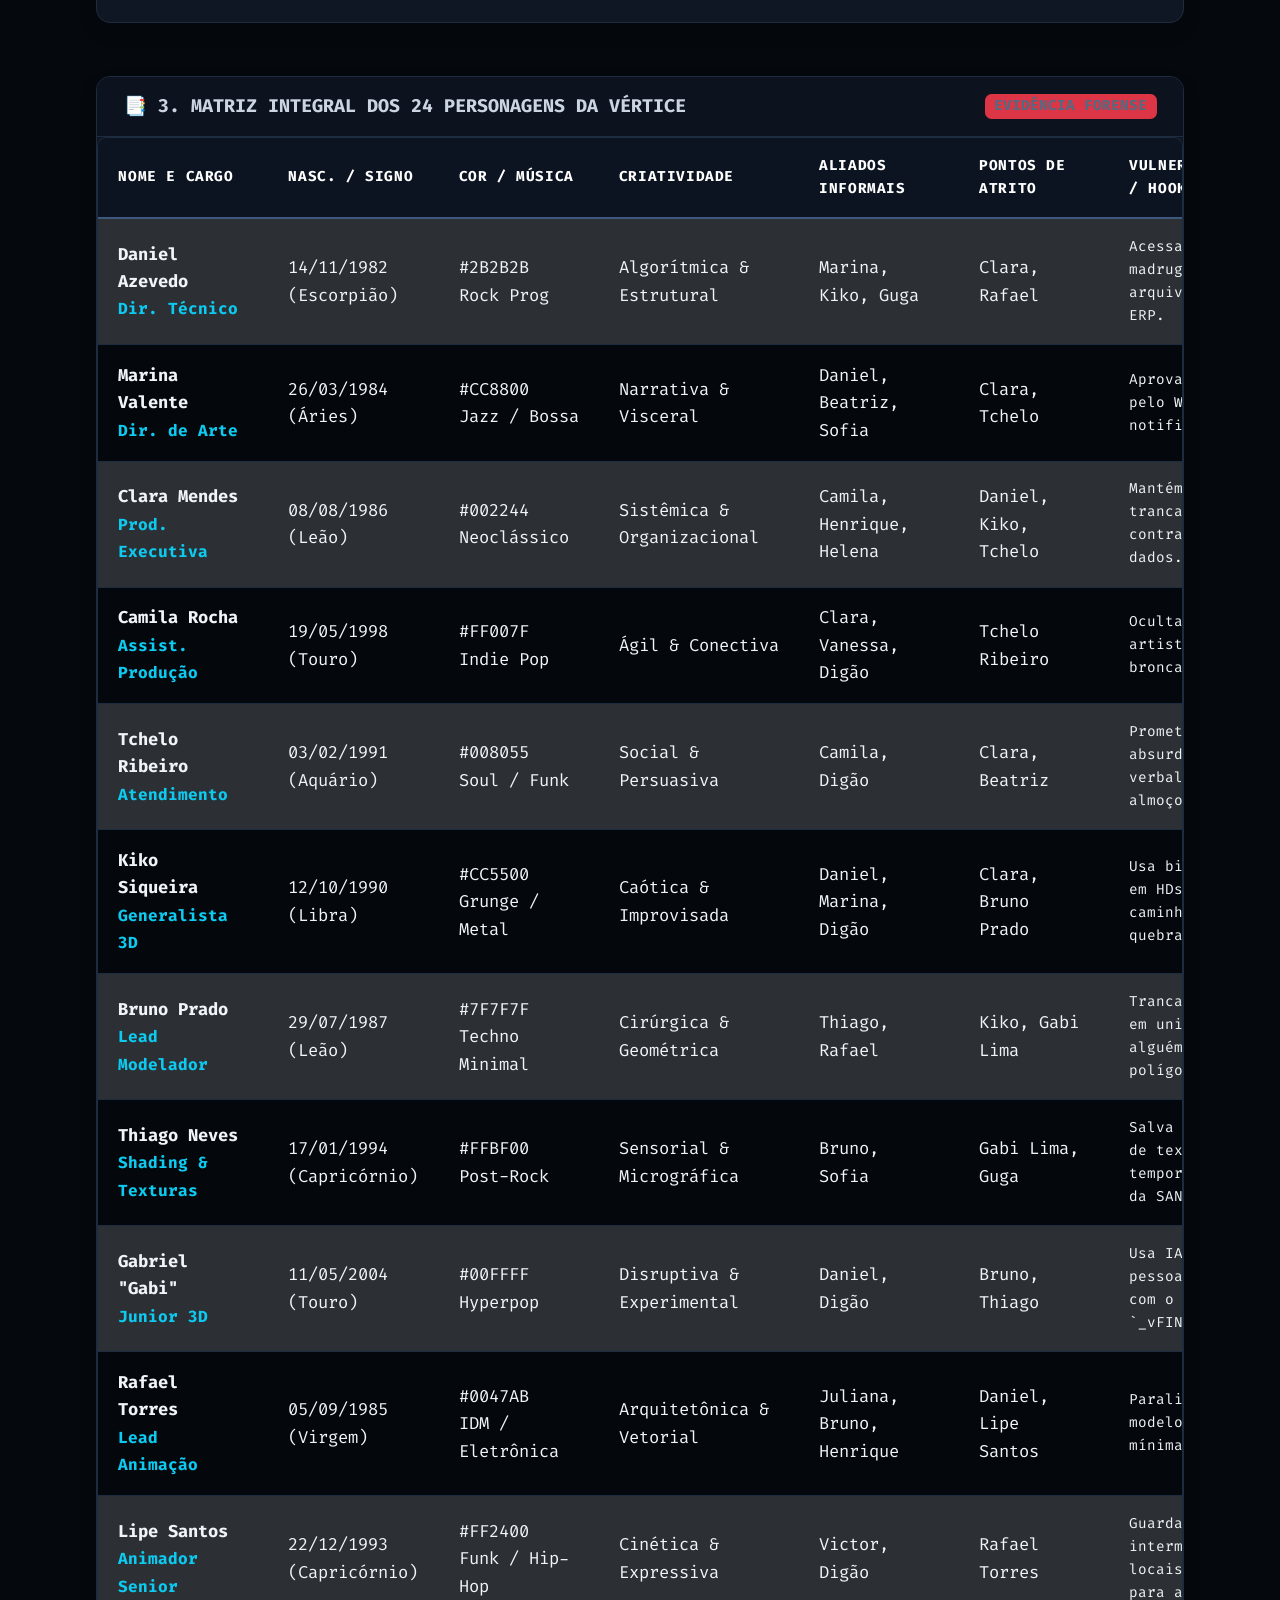
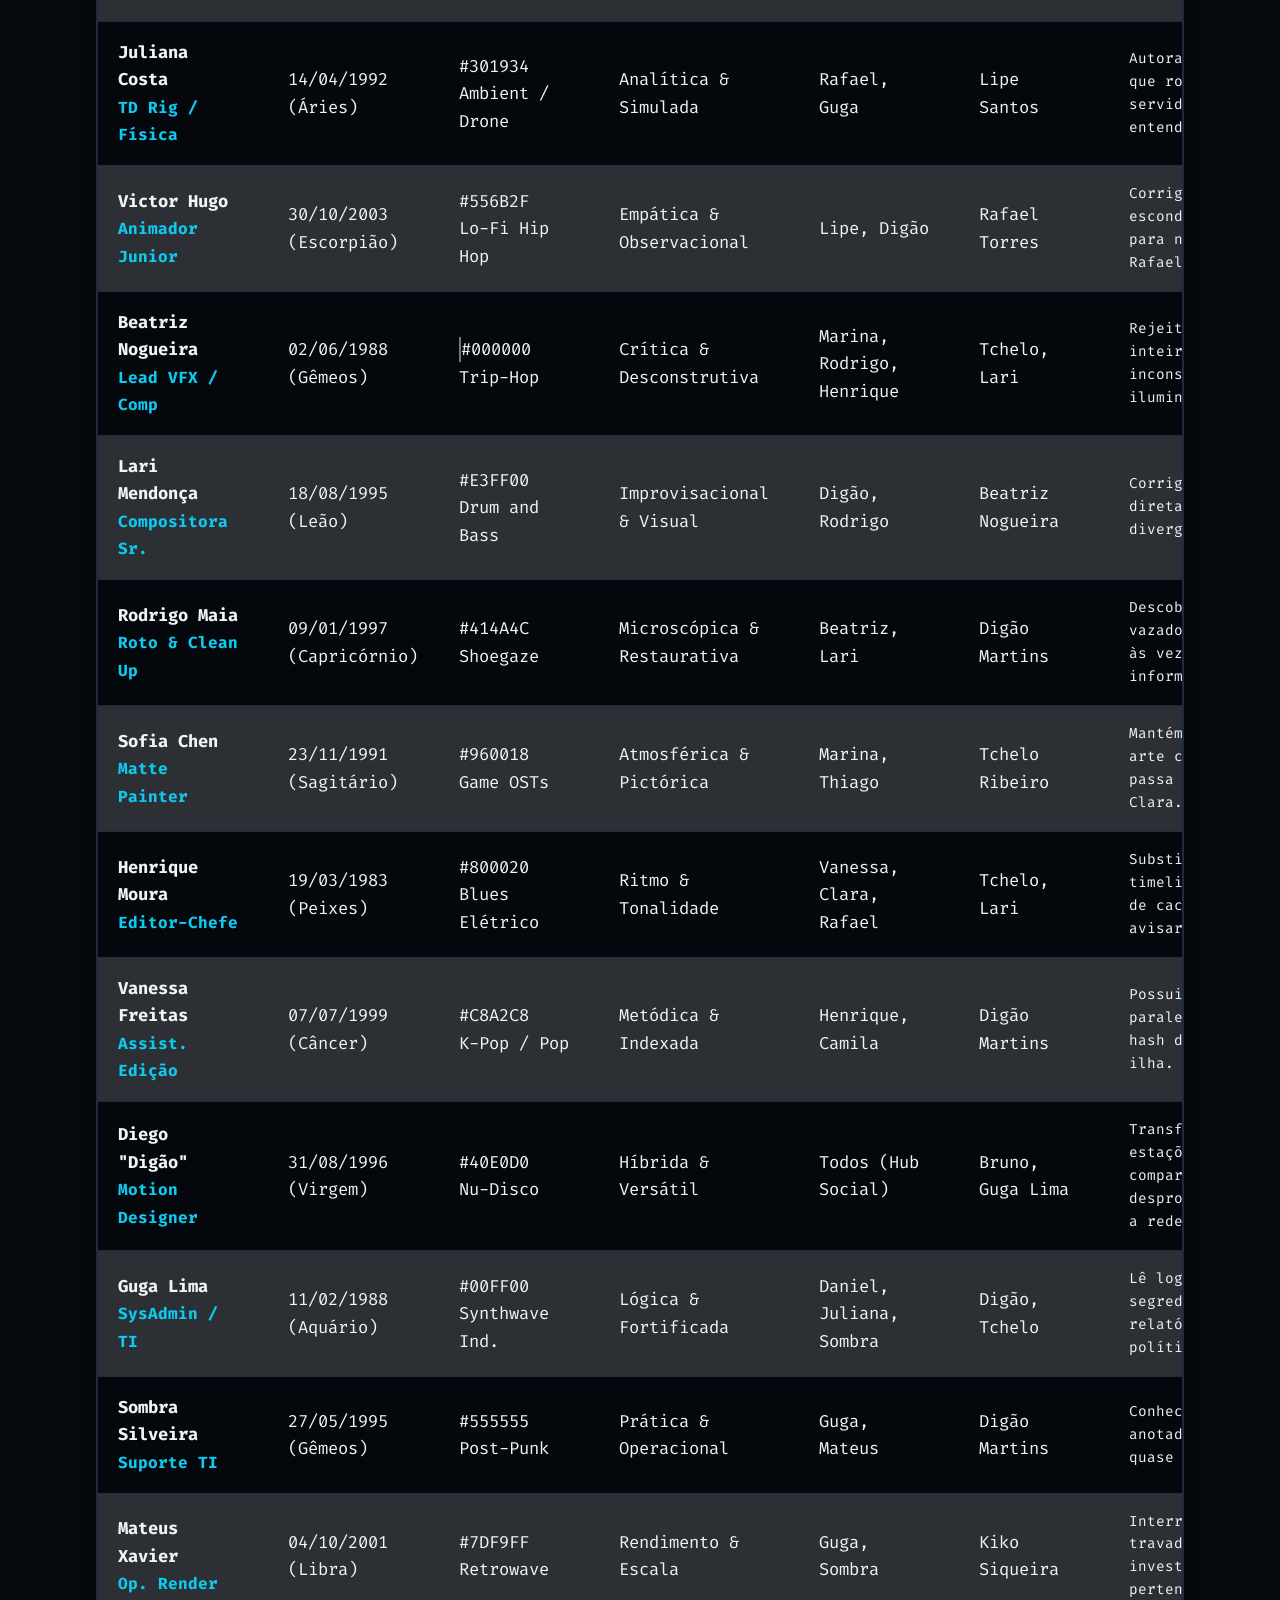
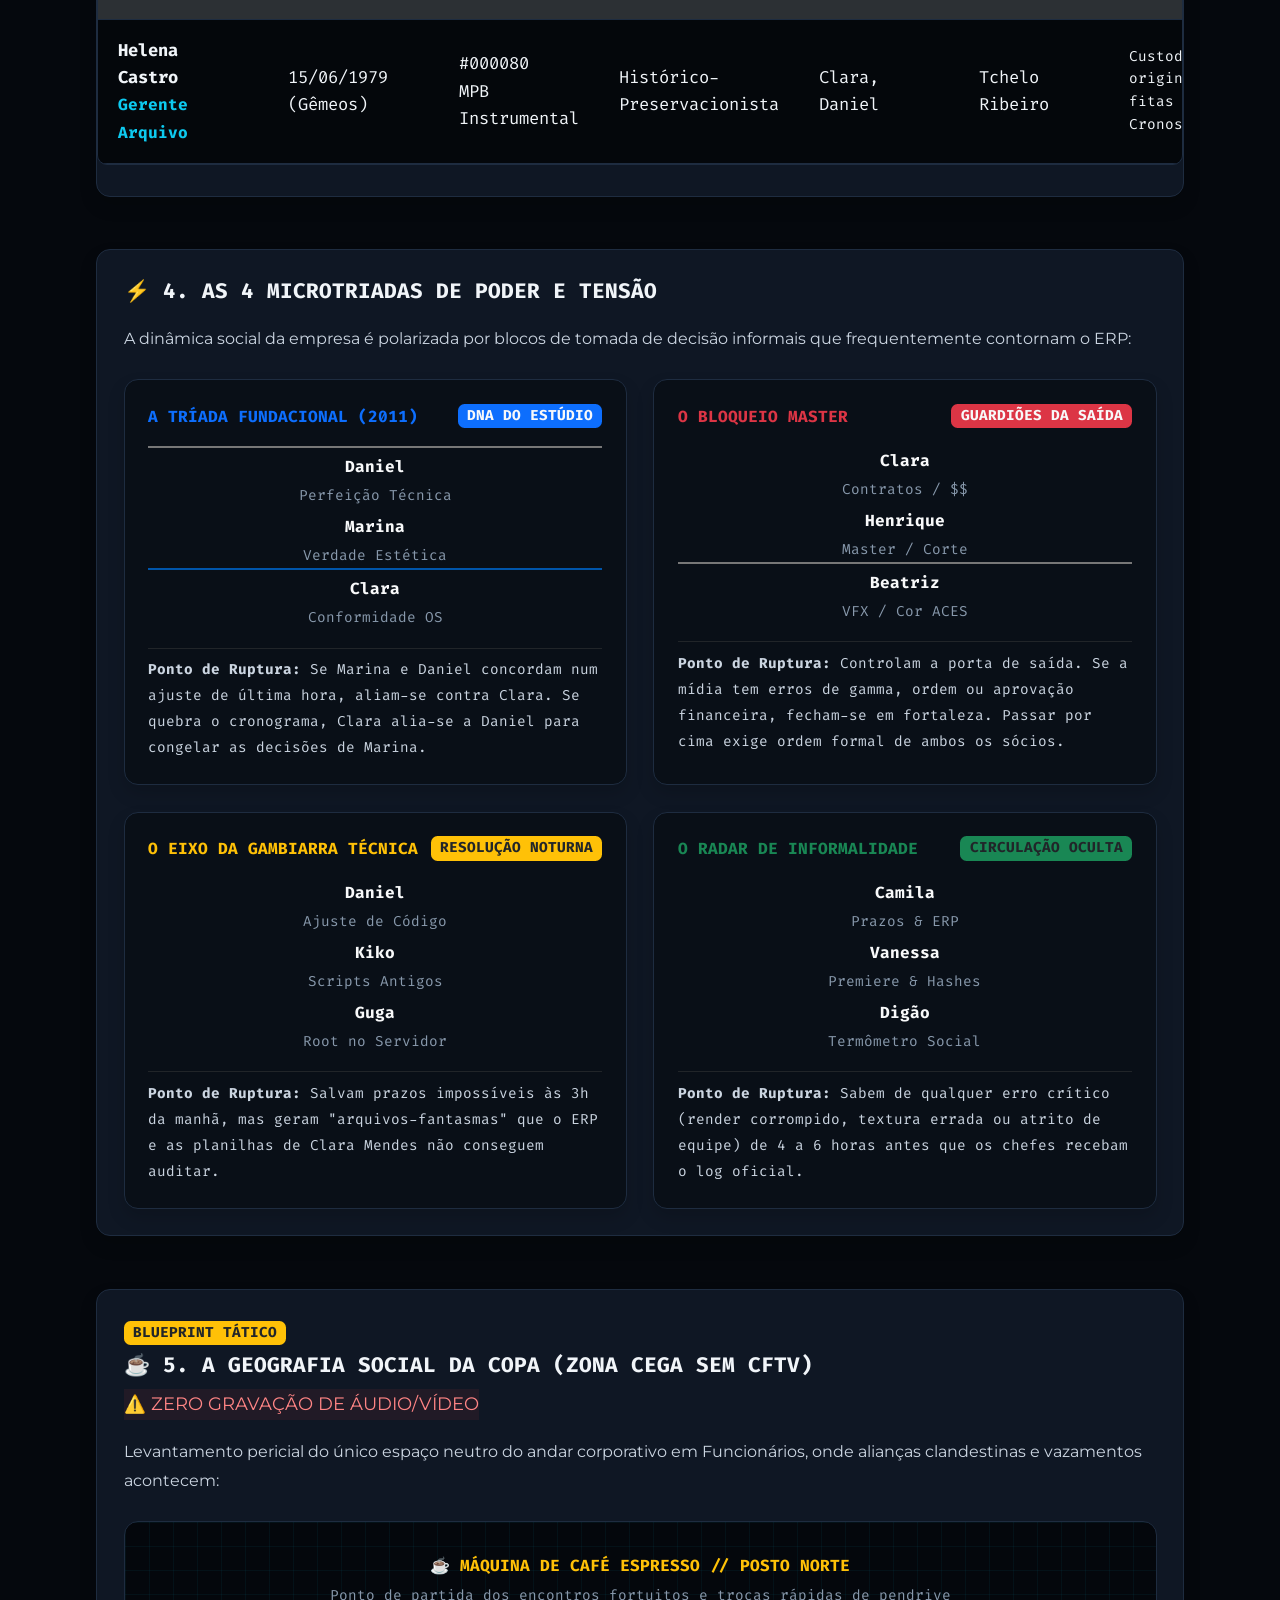
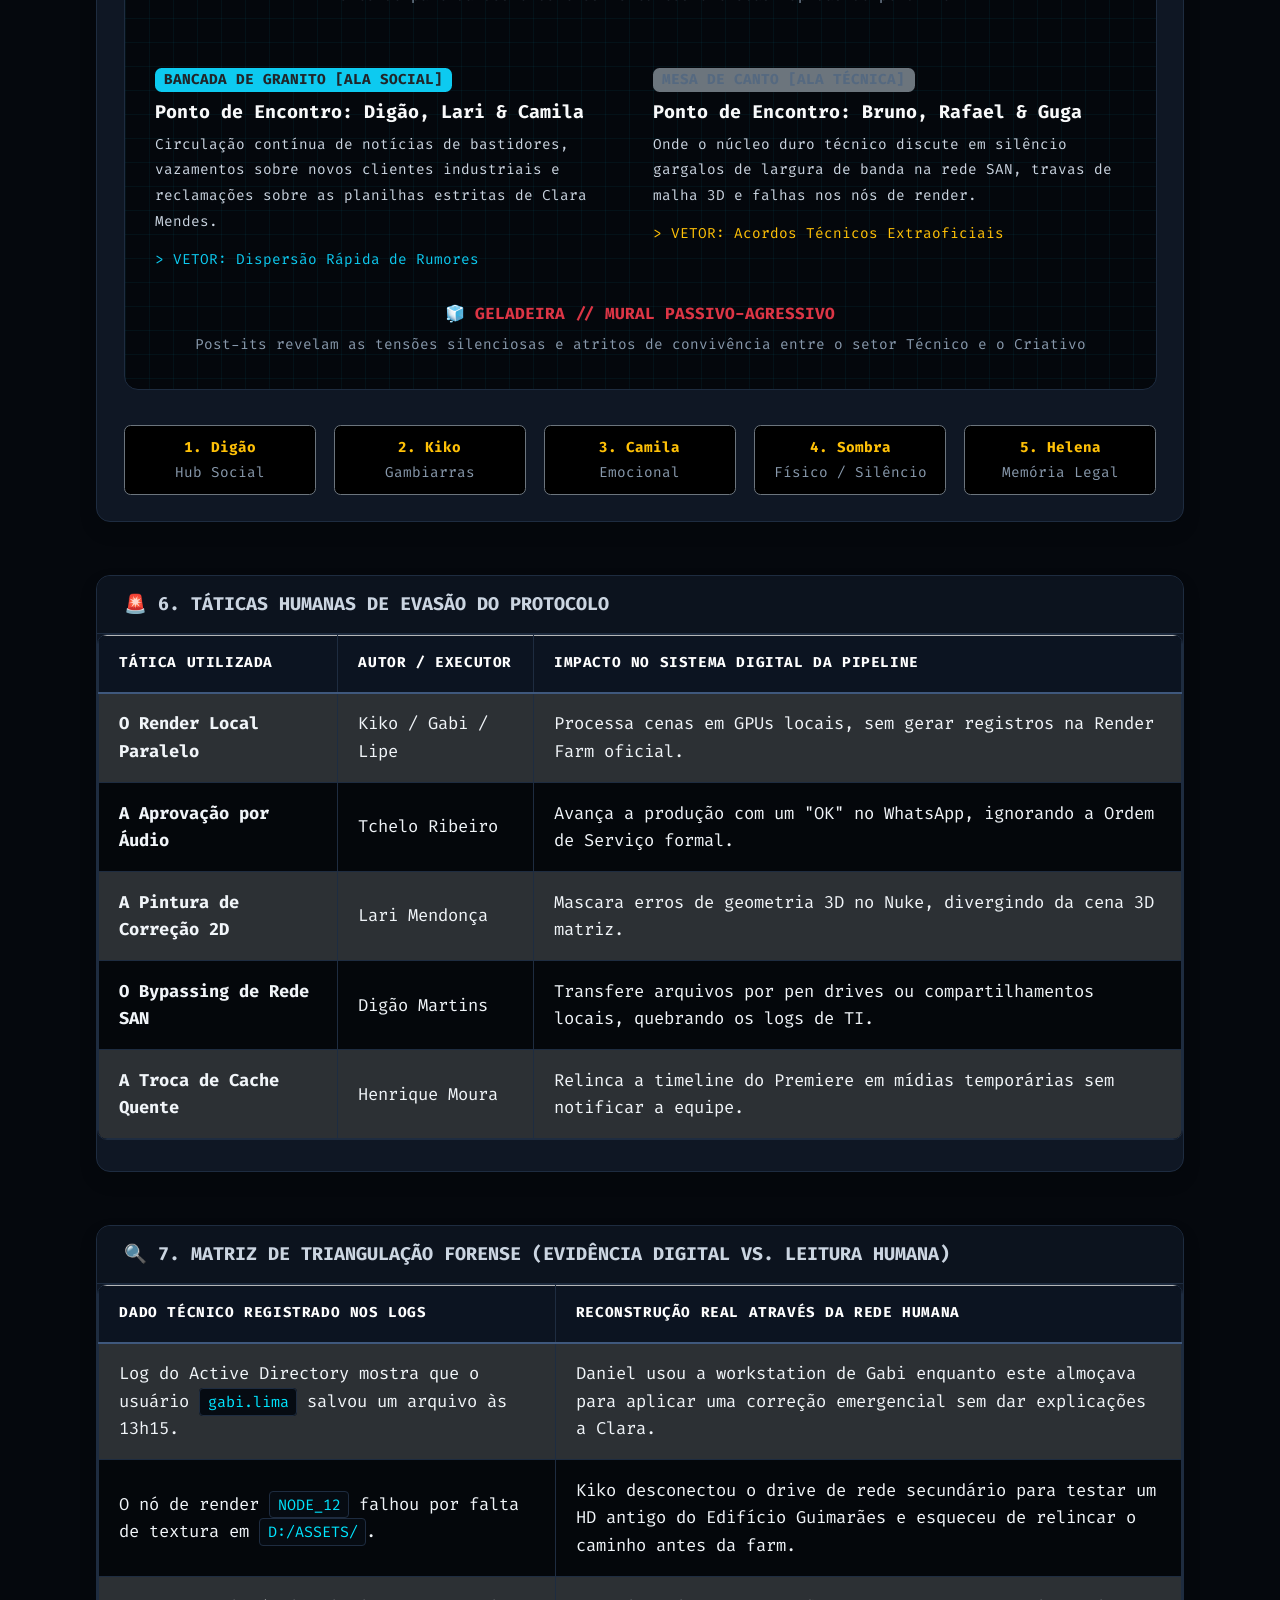
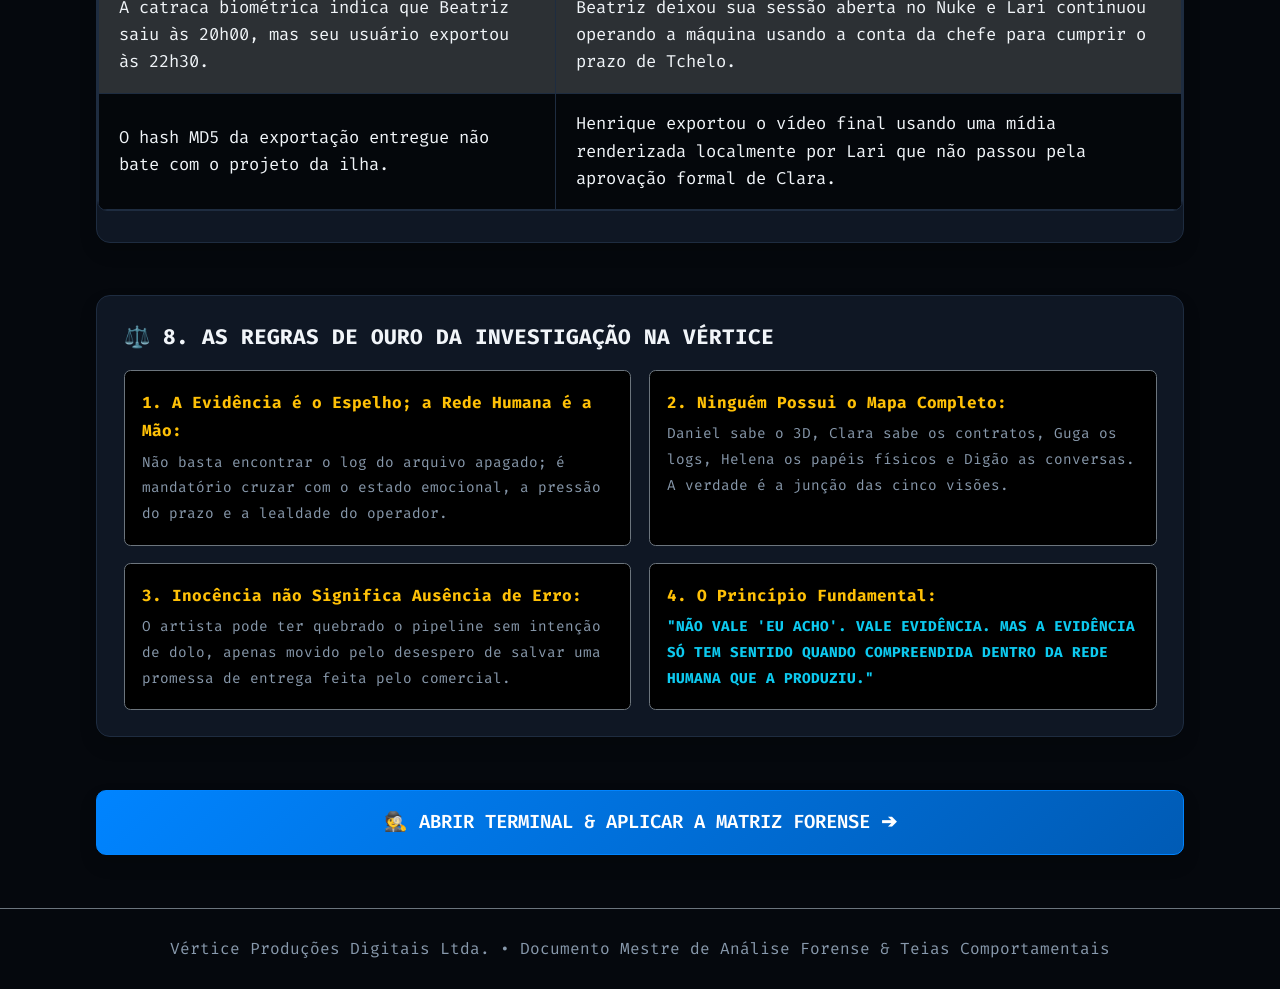
<file: rede-humana.html>
<!DOCTYPE html>
<html lang="pt-BR" data-bs-theme="dark">

<head>
    <meta charset="UTF-8">
    <meta name="viewport" content="width=device-width, initial-scale=1.0, maximum-scale=5.0">
    <title>Rede Humana & Organogramas — Vértice Produções Digitais</title>
    <!-- Bootstrap 5 CSS -->
    <link href="https://cdn.jsdelivr.net/npm/bootstrap@5.3.3/dist/css/bootstrap.min.css" rel="stylesheet">
    <!-- Google Fonts -->
    <link
        href="https://fonts.googleapis.com/css2?family=Fira+Code:wght@400;600&family=Montserrat:wght@400;600;700;900&display=swap"
        rel="stylesheet">
    <link rel="stylesheet" href="css/style.css">
</head>

<body>

    <!-- Header Fixo Unificado com Navbar Toggler para Mobile -->
    <header
        class="navbar navbar-expand-xl navbar-dark bg-dark border-bottom border-secondary sticky-top px-3 py-2 py-md-3">
        <div class="container-fluid px-0">

            <!-- Identificação / Logo -->
            <div class="d-flex align-items-center gap-2 me-auto">
                <span class="badge bg-danger text-light px-2 py-1 fw-bold font-monospace extra-small">#FASE-06</span>
                <div>
                    <h1 class="h6 m-0 text-light fw-bold text-nowrap mobile-brand-title">Rede Humana</h1>
                    <small class="text-muted font-monospace d-none d-sm-block extra-small">GRAFO VIVO & ÁRVORE DE
                        COMANDO</small>
                </div>
            </div>

            <!-- Botão Hamburguer para Celulares e Tablets -->
            <button class="navbar-toggler border-secondary p-2 ms-2" type="button" data-bs-toggle="collapse"
                data-bs-target="#navMenuRede" aria-controls="navMenuRede" aria-expanded="false"
                aria-label="Alternar navegação">
                <span class="navbar-toggler-icon"></span>
            </button>

            <!-- Links de Navegação Unificados (7 Módulos) -->
            <div class="collapse navbar-collapse mt-3 mt-xl-0" id="navMenuRede">
                <nav
                    class="d-flex flex-column flex-xl-row align-items-stretch align-items-xl-center gap-2 ms-xl-auto font-monospace small">
                    <a href="index.html" class="btn btn-outline-info btn-sm text-start text-xl-center">
                        📟 Terminal do Jogo
                    </a>
                    <a href="historia.html" class="btn btn-outline-warning btn-sm text-start text-xl-center">
                        📜 História & Espaço
                    </a>
                    <a href="setores.html" class="btn btn-outline-light btn-sm text-start text-xl-center">
                        ⚙️ Setores & Pipeline
                    </a>
                    <a href="equipe.html" class="btn btn-outline-info btn-sm text-start text-xl-center">
                        👥 Equipe (24)
                    </a>
                    <a href="rede-humana.html"
                        class="btn btn-danger btn-sm text-start text-xl-center text-light fw-bold">
                        🕸️ Rede Humana
                    </a>
                    <a href="protocolo.html" class="btn btn-outline-success btn-sm text-start text-xl-center">
                        🛡️ Protocolo Vértice
                    </a>
                </nav>
            </div>

        </div>
    </header>

    <main class="container my-3 my-md-5 px-3 px-sm-4">

        <!-- Banner de Abertura -->
        <section class="card bg-panel border-secondary shadow-lg mb-4 mb-md-5 p-3 p-sm-4 p-md-5">
            <div class="row align-items-center g-3 g-md-4">
                <div class="col-lg-8">
                    <span
                        class="badge bg-danger text-uppercase px-2 py-1 mb-2 mb-md-3 fw-bold font-monospace extra-small">Dossiê
                        Exaustivo de Relações</span>
                    <h2 class="h3 h2-md fw-bold text-light">A Dupla Estrutura: O Organograma vs. O Grafo Vivo</h2>
                    <p class="text-light-sub lead fs-6 mt-2 mt-md-3 mb-0">
                        A Vértice possui duas arquiteturas sobrepostas: o <strong>Organograma Formal</strong> (a
                        hierarquia desenhada por Clara Mendes no papel) e o <strong>Grafo Vivo</strong> (uma teia
                        orgânica forjada ao longo de 15 anos entre os galpões de Contagem, o Edifício Guimarães, os
                        traumas do Projeto Cronos e as conversas sem vigilância na copa).
                    </p>
                </div>
                <div class="col-lg-4">
                    <div class="p-3 bg-black rounded border border-secondary font-monospace small">
                        <span class="text-danger fw-bold">> ESTRUTURA 01:</span> Formal (Hierárquica / OS)<br>
                        <span class="text-warning fw-bold">> ESTRUTURA 02:</span> Grafo Vivo (Reticular / Alianças)<br>
                        <span class="text-info fw-bold">> TOTAL DE AGENTES:</span> 24 Colaboradores<br>
                        <span class="text-success fw-bold">> FOCO INVESTIGATIVO:</span> Triangulação Humano-Digital
                    </div>
                </div>
            </div>
        </section>

        <!-- 1. TABELA COMPARATIVA -->
        <section class="card bg-panel border-secondary shadow mb-4 mb-md-5">
            <div class="card-header bg-dark py-3 px-3 px-md-4">
                <h3 class="h6 h5-md text-warning fw-bold m-0 font-monospace">⚖️ 1. O CONFLITO DAS DUAS ESTRUTURAS</h3>
            </div>
            <div class="card-body p-0">
                <div class="table-responsive">
                    <table class="table table-dark table-striped table-bordered m-0 font-monospace small align-middle">
                        <thead>
                            <tr class="table-secondary">
                                <th style="min-width: 250px;">ORGANOGRAMA FORMAL (Maneira Teórica)</th>
                                <th style="min-width: 250px;">GRAFO VIVO INFORMAL (Maneira Prática)</th>
                            </tr>
                        </thead>
                        <tbody>
                            <tr>
                                <td>Hierárquico, vertical e documental</td>
                                <td>Reticular, horizontal e relacional</td>
                            </tr>
                            <tr>
                                <td>Regido por Ordens de Serviço (OS) e ERP</td>
                                <td>Regido por mensagens de chat, conversas de copa e favores</td>
                            </tr>
                            <tr>
                                <td>Define quem <strong>DEVE</strong> autorizar cada etapa</td>
                                <td>Define quem <strong>REALMENTE</strong> resolve o problema técnico</td>
                            </tr>
                            <tr>
                                <td>Inflexível perante prazos e emergências</td>
                                <td>Altamente adaptável (e perigosamente propenso a erros de pipeline)</td>
                            </tr>
                            <tr>
                                <td>Foco: Conformidade, LGPD e Faturamento comercial</td>
                                <td>Foco: Entregar o render a qualquer custo para não estourar a timeline</td>
                            </tr>
                        </tbody>
                    </table>
                </div>
            </div>
        </section>

        <!-- 2. ORGANOGRAMA HIERÁRQUICO COM CONECTORES GRÁFICOS REAIS -->
        <section class="card bg-panel border-secondary shadow mb-4 mb-md-5 p-3 p-sm-4">
            <div class="d-flex justify-content-between align-items-center mb-3 flex-wrap gap-2">
                <div>
                    <span class="badge bg-primary font-monospace mb-1 extra-small">CIRCUIT-TREE ARCHITECTURE</span>
                    <h3 class="h5 h4-md text-light fw-bold m-0 font-monospace">🏢 2. ORGANOGRAMA HIERÁRQUICO COMPLETO
                        (24 INTEGRANTES)</h3>
                </div>
                <small class="text-info font-monospace extra-small">↔ Role horizontalmente para navegar no mapa
                    completo</small>
            </div>

            <!-- CONTAINER GRÁFICO DA ÁRVORE (Com scroll tátil protegido) -->
            <div class="org-circuit-container">
                <div class="org-circuit-inner">

                    <!-- NÍVEL 1: DIREÇÃO EXECUTIVA -->
                    <div class="text-center">
                        <div class="tree-node-hub">
                            <span
                                class="badge bg-primary font-monospace extra-small px-3 py-1 mb-2 d-inline-block">NÍVEL
                                01 // DIREÇÃO EXECUTIVA</span>
                            <div class="d-flex gap-3 justify-content-center flex-wrap">

                                <div class="tree-person-card lead-card"
                                    style="border-left: 4px solid #2B2B2B !important;">
                                    <span class="color-swatch-sm" style="background-color: #2B2B2B;"></span>
                                    <div>
                                        <strong class="d-block text-light small">Daniel Azevedo</strong>
                                        <span class="extra-small text-info">Diretor Técnico / Sócio</span>
                                    </div>
                                </div>

                                <div class="tree-person-card lead-card"
                                    style="border-left: 4px solid #CC8800 !important;">
                                    <span class="color-swatch-sm" style="background-color: #CC8800;"></span>
                                    <div>
                                        <strong class="d-block text-light small">Marina Valente</strong>
                                        <span class="extra-small text-warning">Diretora de Arte / Sócia</span>
                                    </div>
                                </div>

                            </div>
                        </div>
                    </div>

                    <!-- HASTE VERTICAL NEON -->
                    <div class="tree-stem-down"></div>

                    <!-- NÍVEL 2: PRODUÇÃO EXECUTIVA -->
                    <div class="text-center">
                        <div class="tree-node-hub">
                            <span
                                class="badge bg-info text-dark font-monospace extra-small px-3 py-1 mb-2 d-inline-block">NÍVEL
                                02 // COORDENAÇÃO GERAL & OPERAÇÕES</span>
                            <div>
                                <div class="tree-person-card lead-card mx-auto"
                                    style="max-width: 280px; border-left: 4px solid #002244 !important;">
                                    <span class="color-swatch-sm"
                                        style="background-color: #002244; border:1px solid #0055aa;"></span>
                                    <div>
                                        <strong class="d-block text-light small">Clara Mendes</strong>
                                        <span class="extra-small text-info">Produtora Executiva</span>
                                    </div>
                                </div>
                            </div>
                        </div>
                    </div>

                    <!-- HASTE VERTICAL NEON -->
                    <div class="tree-stem-down"></div>

                    <!-- BARRAMENTO HORIZONTAL E RAMIFICAÇÃO DOS 6 DEPARTAMENTOS -->
                    <div class="tree-distribution-row">

                        <!-- RAMIFICAÇÃO 1: ATENDIMENTO -->
                        <div class="tree-dept-col">
                            <div class="tree-dept-box">
                                <div class="dept-lead-header">
                                    <span class="badge bg-secondary font-monospace extra-small d-block mb-1">PRODUÇÃO /
                                        VENDAS</span>
                                    <small class="text-muted extra-small">2 Integrantes</small>
                                </div>
                                <div class="tree-person-card" style="border-left: 3px solid #FF007F !important;">
                                    <span class="color-swatch-sm" style="background-color: #FF007F;"></span>
                                    <div>
                                        <strong class="d-block text-light extra-small">Camila Rocha</strong>
                                        <span class="extra-small text-muted">Assist. Produção</span>
                                    </div>
                                </div>
                                <div class="tree-person-card" style="border-left: 3px solid #008055 !important;">
                                    <span class="color-swatch-sm" style="background-color: #008055;"></span>
                                    <div>
                                        <strong class="d-block text-light extra-small">Tchelo Ribeiro</strong>
                                        <span class="extra-small text-muted">Atendimento</span>
                                    </div>
                                </div>
                            </div>
                        </div>

                        <!-- RAMIFICAÇÃO 2: MODELAGEM -->
                        <div class="tree-dept-col">
                            <div class="tree-dept-box">
                                <div class="dept-lead-header">
                                    <span class="badge bg-secondary font-monospace extra-small d-block mb-1">MODELAGEM &
                                        ASSETS</span>
                                    <small class="text-warning extra-small">Lead: Bruno Prado</small>
                                </div>
                                <div class="tree-person-card lead-card"
                                    style="border-left: 3px solid #7F7F7F !important;">
                                    <span class="color-swatch-sm" style="background-color: #7F7F7F;"></span>
                                    <div>
                                        <strong class="d-block text-light extra-small">Bruno Prado</strong>
                                        <span class="extra-small text-warning">Lead Modelador</span>
                                    </div>
                                </div>
                                <div class="tree-person-card" style="border-left: 3px solid #FFBF00 !important;">
                                    <span class="color-swatch-sm" style="background-color: #FFBF00;"></span>
                                    <div>
                                        <strong class="d-block text-light extra-small">Thiago Neves</strong>
                                        <span class="extra-small text-muted">Shading & Texturas</span>
                                    </div>
                                </div>
                                <div class="tree-person-card" style="border-left: 3px solid #00FFFF !important;">
                                    <span class="color-swatch-sm" style="background-color: #00FFFF;"></span>
                                    <div>
                                        <strong class="d-block text-light extra-small">Gabriel Lima</strong>
                                        <span class="extra-small text-muted">Junior 3D</span>
                                    </div>
                                </div>
                            </div>
                        </div>

                        <!-- RAMIFICAÇÃO 3: RIGGING & ANIMAÇÃO -->
                        <div class="tree-dept-col">
                            <div class="tree-dept-box">
                                <div class="dept-lead-header">
                                    <span class="badge bg-secondary font-monospace extra-small d-block mb-1">RIGGING &
                                        ANIM</span>
                                    <small class="text-warning extra-small">Lead: Rafael Torres</small>
                                </div>
                                <div class="tree-person-card lead-card"
                                    style="border-left: 3px solid #0047AB !important;">
                                    <span class="color-swatch-sm" style="background-color: #0047AB;"></span>
                                    <div>
                                        <strong class="d-block text-light extra-small">Rafael Torres</strong>
                                        <span class="extra-small text-warning">Lead Rig / Anim</span>
                                    </div>
                                </div>
                                <div class="tree-person-card" style="border-left: 3px solid #FF2400 !important;">
                                    <span class="color-swatch-sm" style="background-color: #FF2400;"></span>
                                    <div>
                                        <strong class="d-block text-light extra-small">Lipe Santos</strong>
                                        <span class="extra-small text-muted">Animador Senior</span>
                                    </div>
                                </div>
                                <div class="tree-person-card" style="border-left: 3px solid #301934 !important;">
                                    <span class="color-swatch-sm" style="background-color: #301934;"></span>
                                    <div>
                                        <strong class="d-block text-light extra-small">Juliana Costa</strong>
                                        <span class="extra-small text-muted">TD Rig / Física</span>
                                    </div>
                                </div>
                                <div class="tree-person-card" style="border-left: 3px solid #556B2F !important;">
                                    <span class="color-swatch-sm" style="background-color: #556B2F;"></span>
                                    <div>
                                        <strong class="d-block text-light extra-small">Victor Hugo</strong>
                                        <span class="extra-small text-muted">Animador Junior</span>
                                    </div>
                                </div>
                            </div>
                        </div>

                        <!-- RAMIFICAÇÃO 4: COMPOSIÇÃO & VFX -->
                        <div class="tree-dept-col">
                            <div class="tree-dept-box">
                                <div class="dept-lead-header">
                                    <span class="badge bg-secondary font-monospace extra-small d-block mb-1">COMPOSIÇÃO
                                        & VFX</span>
                                    <small class="text-warning extra-small">Lead: Beatriz Nogueira</small>
                                </div>
                                <div class="tree-person-card lead-card"
                                    style="border-left: 3px solid #000000 !important;">
                                    <span class="color-swatch-sm"
                                        style="background-color: #000000; border: 1px solid #777;"></span>
                                    <div>
                                        <strong class="d-block text-light extra-small">Beatriz Nogueira</strong>
                                        <span class="extra-small text-warning">Lead VFX / Comp</span>
                                    </div>
                                </div>
                                <div class="tree-person-card" style="border-left: 3px solid #E3FF00 !important;">
                                    <span class="color-swatch-sm" style="background-color: #E3FF00;"></span>
                                    <div>
                                        <strong class="d-block text-light extra-small">Lari Mendonça</strong>
                                        <span class="extra-small text-muted">Compositora Senior</span>
                                    </div>
                                </div>
                                <div class="tree-person-card" style="border-left: 3px solid #414A4C !important;">
                                    <span class="color-swatch-sm" style="background-color: #414A4C;"></span>
                                    <div>
                                        <strong class="d-block text-light extra-small">Rodrigo Maia</strong>
                                        <span class="extra-small text-muted">Rotoscopia & Clean</span>
                                    </div>
                                </div>
                                <div class="tree-person-card" style="border-left: 3px solid #960018 !important;">
                                    <span class="color-swatch-sm" style="background-color: #960018;"></span>
                                    <div>
                                        <strong class="d-block text-light extra-small">Sofia Chen</strong>
                                        <span class="extra-small text-muted">Matte Painter</span>
                                    </div>
                                </div>
                            </div>
                        </div>

                        <!-- RAMIFICAÇÃO 5: EDIÇÃO & COR -->
                        <div class="tree-dept-col">
                            <div class="tree-dept-box">
                                <div class="dept-lead-header">
                                    <span class="badge bg-secondary font-monospace extra-small d-block mb-1">EDIÇÃO &
                                        COR</span>
                                    <small class="text-warning extra-small">Lead: Henrique Moura</small>
                                </div>
                                <div class="tree-person-card lead-card"
                                    style="border-left: 3px solid #800020 !important;">
                                    <span class="color-swatch-sm" style="background-color: #800020;"></span>
                                    <div>
                                        <strong class="d-block text-light extra-small">Henrique Moura</strong>
                                        <span class="extra-small text-warning">Editor-Chefe / Cor</span>
                                    </div>
                                </div>
                                <div class="tree-person-card" style="border-left: 3px solid #C8A2C8 !important;">
                                    <span class="color-swatch-sm" style="background-color: #C8A2C8;"></span>
                                    <div>
                                        <strong class="d-block text-light extra-small">Vanessa Freitas</strong>
                                        <span class="extra-small text-muted">Assistente Ilha</span>
                                    </div>
                                </div>
                                <div class="tree-person-card" style="border-left: 3px solid #40E0D0 !important;">
                                    <span class="color-swatch-sm" style="background-color: #40E0D0;"></span>
                                    <div>
                                        <strong class="d-block text-light extra-small">Digão Martins</strong>
                                        <span class="extra-small text-muted">Motion Designer</span>
                                    </div>
                                </div>
                            </div>
                        </div>

                        <!-- RAMIFICAÇÃO 6: TI & DATACENTER -->
                        <div class="tree-dept-col">
                            <div class="tree-dept-box">
                                <div class="dept-lead-header">
                                    <span class="badge bg-secondary font-monospace extra-small d-block mb-1">TI &
                                        DATACENTER</span>
                                    <small class="text-warning extra-small">Lead: Guga Lima</small>
                                </div>
                                <div class="tree-person-card lead-card"
                                    style="border-left: 3px solid #00FF00 !important;">
                                    <span class="color-swatch-sm" style="background-color: #00FF00;"></span>
                                    <div>
                                        <strong class="d-block text-light extra-small">Guga Lima</strong>
                                        <span class="extra-small text-warning">SysAdmin / TI</span>
                                    </div>
                                </div>
                                <div class="tree-person-card" style="border-left: 3px solid #555555 !important;">
                                    <span class="color-swatch-sm" style="background-color: #555555;"></span>
                                    <div>
                                        <strong class="d-block text-light extra-small">Sombra Silveira</strong>
                                        <span class="extra-small text-muted">Suporte Redes</span>
                                    </div>
                                </div>
                                <div class="tree-person-card" style="border-left: 3px solid #7DF9FF !important;">
                                    <span class="color-swatch-sm" style="background-color: #7DF9FF;"></span>
                                    <div>
                                        <strong class="d-block text-light extra-small">Mateus Xavier</strong>
                                        <span class="extra-small text-muted">Op. Render Farm</span>
                                    </div>
                                </div>
                                <div class="tree-person-card" style="border-left: 3px solid #CC5500 !important;">
                                    <span class="color-swatch-sm" style="background-color: #CC5500;"></span>
                                    <div>
                                        <strong class="d-block text-light extra-small">Kiko Siqueira</strong>
                                        <span class="extra-small text-muted">Generalista / Apoio</span>
                                    </div>
                                </div>
                                <div class="tree-person-card" style="border-left: 3px solid #000080 !important;">
                                    <span class="color-swatch-sm" style="background-color: #000080;"></span>
                                    <div>
                                        <strong class="d-block text-light extra-small">Helena Castro</strong>
                                        <span class="extra-small text-muted">Arquivo / LGPD</span>
                                    </div>
                                </div>
                            </div>
                        </div>

                    </div>

                </div>
            </div>
        </section>

        <!-- 3. MATRIZ INTEGRAL DOS 24 PERSONAGENS -->
        <section class="card bg-panel border-secondary shadow mb-4 mb-md-5">
            <div
                class="card-header bg-dark d-flex justify-content-between align-items-center flex-wrap gap-2 py-3 px-3 px-md-4">
                <h3 class="h6 h5-md text-warning fw-bold m-0 font-monospace">📑 3. MATRIZ INTEGRAL DOS 24 PERSONAGENS DA
                    VÉRTICE</h3>
                <span class="badge bg-danger font-monospace extra-small">EVIDÊNCIA FORENSE</span>
            </div>
            <div class="card-body p-0">
                <div class="table-responsive">
                    <table class="table table-dark table-striped table-hover m-0 font-monospace small align-middle">
                        <thead>
                            <tr class="table-secondary">
                                <th style="min-width: 170px;">NOME E CARGO</th>
                                <th style="min-width: 130px;">NASC. / SIGNO</th>
                                <th style="min-width: 150px;">COR / MÚSICA</th>
                                <th style="min-width: 170px;">CRIATIVIDADE</th>
                                <th style="min-width: 160px;">ALIADOS INFORMAIS</th>
                                <th style="min-width: 150px;">PONTOS DE ATRITO</th>
                                <th style="min-width: 280px;">VULNERABILIDADE FORENSE / HOOK</th>
                            </tr>
                        </thead>
                        <tbody>
                            <tr>
                                <td class="fw-bold text-light">Daniel Azevedo<br><small class="text-info">Dir.
                                        Técnico</small></td>
                                <td>14/11/1982<br>(Escorpião)</td>
                                <td><span class="color-swatch-inline" style="background:#2B2B2B;"></span>
                                    #2B2B2B<br>Rock Prog</td>
                                <td>Algorítmica & Estrutural</td>
                                <td>Marina, Kiko, Guga</td>
                                <td class="text-warning">Clara, Rafael</td>
                                <td class="text-danger extra-small">Acessa estações de madrugada para "corrigir"
                                    arquivos sem gerar logs no ERP.</td>
                            </tr>
                            <tr>
                                <td class="fw-bold text-light">Marina Valente<br><small class="text-info">Dir. de
                                        Arte</small></td>
                                <td>26/03/1984<br>(Áries)</td>
                                <td><span class="color-swatch-inline" style="background:#CC8800;"></span>
                                    #CC8800<br>Jazz / Bossa</td>
                                <td>Narrativa & Visceral</td>
                                <td>Daniel, Beatriz, Sofia</td>
                                <td class="text-warning">Clara, Tchelo</td>
                                <td class="text-danger extra-small">Aprova mudanças estéticas pelo WhatsApp e esquece de
                                    notificar a produção.</td>
                            </tr>
                            <tr>
                                <td class="fw-bold text-light">Clara Mendes<br><small class="text-info">Prod.
                                        Executiva</small></td>
                                <td>08/08/1986<br>(Leão)</td>
                                <td><span class="color-swatch-inline" style="background:#002244;"></span>
                                    #002244<br>Neoclássico</td>
                                <td>Sistêmica & Organizacional</td>
                                <td>Camila, Henrique, Helena</td>
                                <td class="text-warning">Daniel, Kiko, Tchelo</td>
                                <td class="text-danger extra-small">Mantém um arquivo físico trancado com anotações que
                                    contradizem o banco de dados.</td>
                            </tr>
                            <tr>
                                <td class="fw-bold text-light">Camila Rocha<br><small class="text-info">Assist.
                                        Produção</small></td>
                                <td>19/05/1998<br>(Touro)</td>
                                <td><span class="color-swatch-inline" style="background:#FF007F;"></span>
                                    #FF007F<br>Indie Pop</td>
                                <td>Ágil & Conectiva</td>
                                <td>Clara, Vanessa, Digão</td>
                                <td class="text-warning">Tchelo Ribeiro</td>
                                <td class="text-danger extra-small">Oculta pequenos atrasos de artistas para evitar
                                    broncas de Clara Mendes.</td>
                            </tr>
                            <tr>
                                <td class="fw-bold text-light">Tchelo Ribeiro<br><small
                                        class="text-info">Atendimento</small></td>
                                <td>03/02/1991<br>(Aquário)</td>
                                <td><span class="color-swatch-inline" style="background:#008055;"></span>
                                    #008055<br>Soul / Funk</td>
                                <td>Social & Persuasiva</td>
                                <td>Camila, Digão</td>
                                <td class="text-warning">Clara, Beatriz</td>
                                <td class="text-danger extra-small">Promete alterações absurdas de escopo verbalmente
                                    durante almoços com clientes.</td>
                            </tr>
                            <tr>
                                <td class="fw-bold text-light">Kiko Siqueira<br><small class="text-info">Generalista
                                        3D</small></td>
                                <td>12/10/1990<br>(Libra)</td>
                                <td><span class="color-swatch-inline" style="background:#CC5500;"></span>
                                    #CC5500<br>Grunge / Metal</td>
                                <td>Caótica & Improvisada</td>
                                <td>Daniel, Marina, Digão</td>
                                <td class="text-warning">Clara, Bruno Prado</td>
                                <td class="text-danger extra-small">Usa bibliotecas pessoais em HDs antigos sem caminhos
                                    relativos, quebrando o render.</td>
                            </tr>
                            <tr>
                                <td class="fw-bold text-light">Bruno Prado<br><small class="text-info">Lead
                                        Modelador</small></td>
                                <td>29/07/1987<br>(Leão)</td>
                                <td><span class="color-swatch-inline" style="background:#7F7F7F;"></span>
                                    #7F7F7F<br>Techno Minimal</td>
                                <td>Cirúrgica & Geométrica</td>
                                <td>Thiago, Rafael</td>
                                <td class="text-warning">Kiko, Gabi Lima</td>
                                <td class="text-danger extra-small">Tranca arquivos de malhas em unidades locais se
                                    alguém altera seus polígonos.</td>
                            </tr>
                            <tr>
                                <td class="fw-bold text-light">Thiago Neves<br><small class="text-info">Shading &
                                        Texturas</small></td>
                                <td>17/01/1994<br>(Capricórnio)</td>
                                <td><span class="color-swatch-inline" style="background:#FFBF00;"></span>
                                    #FFBF00<br>Post-Rock</td>
                                <td>Sensorial & Micrográfica</td>
                                <td>Bruno, Sofia</td>
                                <td class="text-warning">Gabi Lima, Guga</td>
                                <td class="text-danger extra-small">Salva gigabytes de mapas de textura em pastas
                                    temporárias fora do backup da SAN.</td>
                            </tr>
                            <tr>
                                <td class="fw-bold text-light">Gabriel "Gabi"<br><small class="text-info">Junior
                                        3D</small></td>
                                <td>11/05/2004<br>(Touro)</td>
                                <td><span class="color-swatch-inline" style="background:#00FFFF;"></span>
                                    #00FFFF<br>Hyperpop</td>
                                <td>Disruptiva & Experimental</td>
                                <td>Daniel, Digão</td>
                                <td class="text-warning">Bruno, Thiago</td>
                                <td class="text-danger extra-small">Usa IAs em máquinas pessoais e salva arquivos com o
                                    sulfixo proibido `_vFINAL`.</td>
                            </tr>
                            <tr>
                                <td class="fw-bold text-light">Rafael Torres<br><small class="text-info">Lead
                                        Animação</small></td>
                                <td>05/09/1985<br>(Virgem)</td>
                                <td><span class="color-swatch-inline" style="background:#0047AB;"></span> #0047AB<br>IDM
                                    / Eletrônica</td>
                                <td>Arquitetônica & Vetorial</td>
                                <td>Juliana, Bruno, Henrique</td>
                                <td class="text-warning">Daniel, Lipe Santos</td>
                                <td class="text-danger extra-small">Paralisa a produção se o modelo 3D sofrer alteração
                                    mínima de vértice.</td>
                            </tr>
                            <tr>
                                <td class="fw-bold text-light">Lipe Santos<br><small class="text-info">Animador
                                        Senior</small></td>
                                <td>22/12/1993<br>(Capricórnio)</td>
                                <td><span class="color-swatch-inline" style="background:#FF2400;"></span>
                                    #FF2400<br>Funk / Hip-Hop</td>
                                <td>Cinética & Expressiva</td>
                                <td>Victor, Digão</td>
                                <td class="text-warning">Rafael Torres</td>
                                <td class="text-danger extra-small">Guarda animações intermediárias em drives locais e
                                    esquece de subir para a rede.</td>
                            </tr>
                            <tr>
                                <td class="fw-bold text-light">Juliana Costa<br><small class="text-info">TD Rig /
                                        Física</small></td>
                                <td>14/04/1992<br>(Áries)</td>
                                <td><span class="color-swatch-inline" style="background:#301934;"></span>
                                    #301934<br>Ambient / Drone</td>
                                <td>Analítica & Simulada</td>
                                <td>Rafael, Guga</td>
                                <td class="text-warning">Lipe Santos</td>
                                <td class="text-danger extra-small">Autora de scripts Python que rodam direto no
                                    servidor e que poucos entendem.</td>
                            </tr>
                            <tr>
                                <td class="fw-bold text-light">Victor Hugo<br><small class="text-info">Animador
                                        Junior</small></td>
                                <td>30/10/2003<br>(Escorpião)</td>
                                <td><span class="color-swatch-inline" style="background:#556B2F;"></span>
                                    #556B2F<br>Lo-Fi Hip Hop</td>
                                <td>Empática & Observacional</td>
                                <td>Lipe, Digão</td>
                                <td class="text-warning">Rafael Torres</td>
                                <td class="text-danger extra-small">Corrige erros de animação escondido quadro a quadro
                                    para não ouvir broncas de Rafael.</td>
                            </tr>
                            <tr>
                                <td class="fw-bold text-light">Beatriz Nogueira<br><small class="text-info">Lead VFX /
                                        Comp</small></td>
                                <td>02/06/1988<br>(Gêmeos)</td>
                                <td><span class="color-swatch-inline"
                                        style="background:#000000; border:1px solid #777;"></span> #000000<br>Trip-Hop
                                </td>
                                <td>Crítica & Desconstrutiva</td>
                                <td>Marina, Rodrigo, Henrique</td>
                                <td class="text-warning">Tchelo, Lari</td>
                                <td class="text-danger extra-small">Rejeita passes de render inteiros se detectar
                                    inconsistências de iluminação ou gamma.</td>
                            </tr>
                            <tr>
                                <td class="fw-bold text-light">Lari Mendonça<br><small class="text-info">Compositora
                                        Sr.</small></td>
                                <td>18/08/1995<br>(Leão)</td>
                                <td><span class="color-swatch-inline" style="background:#E3FF00;"></span>
                                    #E3FF00<br>Drum and Bass</td>
                                <td>Improvisacional & Visual</td>
                                <td>Digão, Rodrigo</td>
                                <td class="text-warning">Beatriz Nogueira</td>
                                <td class="text-danger extra-small">Corrige falhas do 3D diretamente no Nuke em 2D,
                                    divergindo da cena matriz.</td>
                            </tr>
                            <tr>
                                <td class="fw-bold text-light">Rodrigo Maia<br><small class="text-info">Roto & Clean
                                        Up</small></td>
                                <td>09/01/1997<br>(Capricórnio)</td>
                                <td><span class="color-swatch-inline" style="background:#414A4C;"></span>
                                    #414A4C<br>Shoegaze</td>
                                <td>Microscópica & Restaurativa</td>
                                <td>Beatriz, Lari</td>
                                <td class="text-warning">Digão Martins</td>
                                <td class="text-danger extra-small">Descobre reflexos e dados vazados em HDRI/renders e
                                    às vezes guarda a informação.</td>
                            </tr>
                            <tr>
                                <td class="fw-bold text-light">Sofia Chen<br><small class="text-info">Matte
                                        Painter</small></td>
                                <td>23/11/1991<br>(Sagitário)</td>
                                <td><span class="color-swatch-inline" style="background:#960018;"></span>
                                    #960018<br>Game OSTs</td>
                                <td>Atmosférica & Pictórica</td>
                                <td>Marina, Thiago</td>
                                <td class="text-warning">Tchelo Ribeiro</td>
                                <td class="text-danger extra-small">Mantém HDs externos com arte conceitual que não
                                    passa pela validação de Clara.</td>
                            </tr>
                            <tr>
                                <td class="fw-bold text-light">Henrique Moura<br><small
                                        class="text-info">Editor-Chefe</small></td>
                                <td>19/03/1983<br>(Peixes)</td>
                                <td><span class="color-swatch-inline" style="background:#800020;"></span>
                                    #800020<br>Blues Elétrico</td>
                                <td>Ritmo & Tonalidade</td>
                                <td>Vanessa, Clara, Rafael</td>
                                <td class="text-warning">Tchelo, Lari</td>
                                <td class="text-danger extra-small">Substitui mídias na timeline usando arquivos de
                                    cache temporários sem avisar.</td>
                            </tr>
                            <tr>
                                <td class="fw-bold text-light">Vanessa Freitas<br><small class="text-info">Assist.
                                        Edição</small></td>
                                <td>07/07/1999<br>(Câncer)</td>
                                <td><span class="color-swatch-inline" style="background:#C8A2C8;"></span>
                                    #C8A2C8<br>K-Pop / Pop</td>
                                <td>Metódica & Indexada</td>
                                <td>Henrique, Camila</td>
                                <td class="text-warning">Digão Martins</td>
                                <td class="text-danger extra-small">Possui registro pessoal paralelo com o timecode e
                                    hash de cada mídia da ilha.</td>
                            </tr>
                            <tr>
                                <td class="fw-bold text-light">Diego "Digão"<br><small class="text-info">Motion
                                        Designer</small></td>
                                <td>31/08/1996<br>(Virgem)</td>
                                <td><span class="color-swatch-inline" style="background:#40E0D0;"></span>
                                    #40E0D0<br>Nu-Disco</td>
                                <td>Híbrida & Versátil</td>
                                <td>Todos (Hub Social)</td>
                                <td class="text-warning">Bruno, Guga Lima</td>
                                <td class="text-danger extra-small">Transfere arquivos entre estações via
                                    compartilhamentos desprotegidos para burlar a rede.</td>
                            </tr>
                            <tr>
                                <td class="fw-bold text-light">Guga Lima<br><small class="text-info">SysAdmin /
                                        TI</small></td>
                                <td>11/02/1988<br>(Aquário)</td>
                                <td><span class="color-swatch-inline" style="background:#00FF00;"></span>
                                    #00FF00<br>Synthwave Ind.</td>
                                <td>Lógica & Fortificada</td>
                                <td>Daniel, Juliana, Sombra</td>
                                <td class="text-warning">Digão, Tchelo</td>
                                <td class="text-danger extra-small">Lê logs corporativos em segredo e guarda os
                                    relatórios como trunfo político.</td>
                            </tr>
                            <tr>
                                <td class="fw-bold text-light">Sombra Silveira<br><small class="text-info">Suporte
                                        TI</small></td>
                                <td>27/05/1995<br>(Gêmeos)</td>
                                <td><span class="color-swatch-inline" style="background:#555555;"></span>
                                    #555555<br>Post-Punk</td>
                                <td>Prática & Operacional</td>
                                <td>Guga, Mateus</td>
                                <td class="text-warning">Digão Martins</td>
                                <td class="text-danger extra-small">Conhece as senhas locais anotadas sob teclados de
                                    quase todas as estações.</td>
                            </tr>
                            <tr>
                                <td class="fw-bold text-light">Mateus Xavier<br><small class="text-info">Op.
                                        Render</small></td>
                                <td>04/10/2001<br>(Libra)</td>
                                <td><span class="color-swatch-inline" style="background:#7DF9FF;"></span>
                                    #7DF9FF<br>Retrowave</td>
                                <td>Rendimento & Escala</td>
                                <td>Guga, Sombra</td>
                                <td class="text-warning">Kiko Siqueira</td>
                                <td class="text-danger extra-small">Interrompe tarefas travadas na farm sem investigar a
                                    quem pertencia o arquivo.</td>
                            </tr>
                            <tr>
                                <td class="fw-bold text-light">Helena Castro<br><small class="text-info">Gerente
                                        Arquivo</small></td>
                                <td>15/06/1979<br>(Gêmeos)</td>
                                <td><span class="color-swatch-inline" style="background:#000080;"></span> #000080<br>MPB
                                    Instrumental</td>
                                <td>Histórico-Preservacionista</td>
                                <td>Clara, Daniel</td>
                                <td class="text-warning">Tchelo Ribeiro</td>
                                <td class="text-danger extra-small">Custodia os contratos originais de 2011 e as fitas
                                    LTO do Projeto Cronos.</td>
                            </tr>
                        </tbody>
                    </table>
                </div>
            </div>
        </section>

        <!-- 4. AS 4 MICROTRIADAS DE PODER (DESIGN VETORIAL RELACIONAL) -->
        <section class="card bg-panel border-secondary shadow mb-4 mb-md-5 p-3 p-sm-4">
            <h3 class="h5 text-warning fw-bold mb-3 font-monospace">⚡ 4. AS 4 MICROTRIADAS DE PODER E TENSÃO</h3>
            <p class="text-light-sub small mb-4">
                A dinâmica social da empresa é polarizada por blocos de tomada de decisão informais que frequentemente
                contornam o ERP:
            </p>

            <div class="row g-3 g-md-4 font-monospace">

                <!-- Triada 1 -->
                <div class="col-12 col-lg-6">
                    <div class="triad-box-modern triad-primary shadow">
                        <div class="d-flex justify-content-between align-items-center mb-3 flex-wrap gap-2">
                            <h5 class="text-primary fw-bold m-0 small">A TRÍADA FUNDACIONAL (2011)</h5>
                            <span class="badge bg-primary text-light extra-small">DNA DO ESTÚDIO</span>
                        </div>
                        <div class="triad-link-vector">
                            <div class="text-center">
                                <span class="color-circle d-block mx-auto mb-1"
                                    style="background:#2B2B2B; border:1px solid #777;"></span>
                                <strong class="small text-light">Daniel</strong>
                                <span class="extra-small d-block text-muted">Perfeição Técnica</span>
                            </div>
                            <div class="vector-connector"></div>
                            <div class="text-center">
                                <span class="color-circle d-block mx-auto mb-1" style="background:#CC8800;"></span>
                                <strong class="small text-light">Marina</strong>
                                <span class="extra-small d-block text-muted">Verdade Estética</span>
                            </div>
                            <div class="vector-connector"></div>
                            <div class="text-center">
                                <span class="color-circle d-block mx-auto mb-1"
                                    style="background:#002244; border:1px solid #0055aa;"></span>
                                <strong class="small text-light">Clara</strong>
                                <span class="extra-small d-block text-muted">Conformidade OS</span>
                            </div>
                        </div>
                        <p class="extra-small text-light-sub mt-3 mb-0 pt-2 border-top border-dark">
                            <strong>Ponto de Ruptura:</strong> Se Marina e Daniel concordam num ajuste de última hora,
                            aliam-se contra Clara. Se quebra o cronograma, Clara alia-se a Daniel para congelar as
                            decisões de Marina.
                        </p>
                    </div>
                </div>

                <!-- Triada 2 -->
                <div class="col-12 col-lg-6">
                    <div class="triad-box-modern triad-danger shadow">
                        <div class="d-flex justify-content-between align-items-center mb-3 flex-wrap gap-2">
                            <h5 class="text-danger fw-bold m-0 small">O BLOQUEIO MASTER</h5>
                            <span class="badge bg-danger text-light extra-small">GUARDIÕES DA SAÍDA</span>
                        </div>
                        <div class="triad-link-vector">
                            <div class="text-center">
                                <span class="color-circle d-block mx-auto mb-1" style="background:#002244;"></span>
                                <strong class="small text-light">Clara</strong>
                                <span class="extra-small d-block text-muted">Contratos / $$</span>
                            </div>
                            <div class="vector-connector"></div>
                            <div class="text-center">
                                <span class="color-circle d-block mx-auto mb-1" style="background:#800020;"></span>
                                <strong class="small text-light">Henrique</strong>
                                <span class="extra-small d-block text-muted">Master / Corte</span>
                            </div>
                            <div class="vector-connector"></div>
                            <div class="text-center">
                                <span class="color-circle d-block mx-auto mb-1"
                                    style="background:#000000; border:1px solid #777;"></span>
                                <strong class="small text-light">Beatriz</strong>
                                <span class="extra-small d-block text-muted">VFX / Cor ACES</span>
                            </div>
                        </div>
                        <p class="extra-small text-light-sub mt-3 mb-0 pt-2 border-top border-dark">
                            <strong>Ponto de Ruptura:</strong> Controlam a porta de saída. Se a mídia tem erros de
                            gamma, ordem ou aprovação financeira, fecham-se em fortaleza. Passar por cima exige ordem
                            formal de ambos os sócios.
                        </p>
                    </div>
                </div>

                <!-- Triada 3 -->
                <div class="col-12 col-lg-6">
                    <div class="triad-box-modern triad-warning shadow">
                        <div class="d-flex justify-content-between align-items-center mb-3 flex-wrap gap-2">
                            <h5 class="text-warning fw-bold m-0 small">O EIXO DA GAMBIARRA TÉCNICA</h5>
                            <span class="badge bg-warning text-dark extra-small">RESOLUÇÃO NOTURNA</span>
                        </div>
                        <div class="triad-link-vector">
                            <div class="text-center">
                                <span class="color-circle d-block mx-auto mb-1" style="background:#2B2B2B;"></span>
                                <strong class="small text-light">Daniel</strong>
                                <span class="extra-small d-block text-muted">Ajuste de Código</span>
                            </div>
                            <div class="vector-connector"></div>
                            <div class="text-center">
                                <span class="color-circle d-block mx-auto mb-1" style="background:#CC5500;"></span>
                                <strong class="small text-light">Kiko</strong>
                                <span class="extra-small d-block text-muted">Scripts Antigos</span>
                            </div>
                            <div class="vector-connector"></div>
                            <div class="text-center">
                                <span class="color-circle d-block mx-auto mb-1" style="background:#00FF00;"></span>
                                <strong class="small text-light">Guga</strong>
                                <span class="extra-small d-block text-muted">Root no Servidor</span>
                            </div>
                        </div>
                        <p class="extra-small text-light-sub mt-3 mb-0 pt-2 border-top border-dark">
                            <strong>Ponto de Ruptura:</strong> Salvam prazos impossíveis às 3h da manhã, mas geram
                            "arquivos-fantasmas" que o ERP e as planilhas de Clara Mendes não conseguem auditar.
                        </p>
                    </div>
                </div>

                <!-- Triada 4 -->
                <div class="col-12 col-lg-6">
                    <div class="triad-box-modern triad-info shadow">
                        <div class="d-flex justify-content-between align-items-center mb-3 flex-wrap gap-2">
                            <h5 class="text-success fw-bold m-0 small">O RADAR DE INFORMALIDADE</h5>
                            <span class="badge bg-success text-dark extra-small">CIRCULAÇÃO OCULTA</span>
                        </div>
                        <div class="triad-link-vector">
                            <div class="text-center">
                                <span class="color-circle d-block mx-auto mb-1" style="background:#FF007F;"></span>
                                <strong class="small text-light">Camila</strong>
                                <span class="extra-small d-block text-muted">Prazos & ERP</span>
                            </div>
                            <div class="vector-connector"></div>
                            <div class="text-center">
                                <span class="color-circle d-block mx-auto mb-1" style="background:#C8A2C8;"></span>
                                <strong class="small text-light">Vanessa</strong>
                                <span class="extra-small d-block text-muted">Premiere & Hashes</span>
                            </div>
                            <div class="vector-connector"></div>
                            <div class="text-center">
                                <span class="color-circle d-block mx-auto mb-1" style="background:#40E0D0;"></span>
                                <strong class="small text-light">Digão</strong>
                                <span class="extra-small d-block text-muted">Termômetro Social</span>
                            </div>
                        </div>
                        <p class="extra-small text-light-sub mt-3 mb-0 pt-2 border-top border-dark">
                            <strong>Ponto de Ruptura:</strong> Sabem de qualquer erro crítico (render corrompido,
                            textura errada ou atrito de equipe) de 4 a 6 horas antes que os chefes recebam o log
                            oficial.
                        </p>
                    </div>
                </div>

            </div>
        </section>

        <!-- 5. O MAPA SOCIAL DA COPA (BLUEPRINT ARQUITETÔNICO FORENSE) -->
        <section class="card bg-panel border-secondary shadow mb-4 mb-md-5 p-3 p-sm-4">
            <div class="d-flex justify-content-between align-items-center mb-3 flex-wrap gap-2">
                <div>
                    <span class="badge bg-warning text-dark font-monospace mb-1 fw-bold extra-small">BLUEPRINT
                        TÁTICO</span>
                    <h3 class="h5 text-light fw-bold m-0 font-monospace">☕ 5. A GEOGRAFIA SOCIAL DA COPA (ZONA CEGA SEM
                        CFTV)</h3>
                </div>
                <div class="tactical-stamp-danger">⚠️ ZERO GRAVAÇÃO DE ÁUDIO/VÍDEO</div>
            </div>

            <p class="text-light-sub small mb-4">
                Levantamento pericial do único espaço neutro do andar corporativo em Funcionários, onde alianças
                clandestinas e vazamentos acontecem:
            </p>

            <div class="blueprint-tactical-grid font-monospace">

                <!-- Posto Norte: Máquina de Café -->
                <div class="text-center mb-3 mb-md-4">
                    <div class="tactical-station-box d-inline-block border-warning">
                        <span class="text-warning d-block small fw-bold">☕ MÁQUINA DE CAFÉ ESPRESSO // POSTO
                            NORTE</span>
                        <small class="text-muted extra-small">Ponto de partida dos encontros fortuitos e trocas rápidas
                            de pendrive</small>
                    </div>
                </div>

                <!-- Setores de Tensão Leste / Oeste -->
                <div class="row g-3 g-md-4 my-1 my-md-2">

                    <!-- Bancada Oeste -->
                    <div class="col-12 col-md-6">
                        <div class="tactical-station-box h-100 border-info">
                            <span class="badge bg-info text-dark mb-2 extra-small">BANCADA DE GRANITO [ALA
                                SOCIAL]</span>
                            <h6 class="text-light fw-bold mb-2">Ponto de Encontro: Digão, Lari & Camila</h6>
                            <p class="text-light-sub extra-small mb-2">
                                Circulação contínua de notícias de bastidores, vazamentos sobre novos clientes
                                industriais e reclamações sobre as planilhas estritas de Clara Mendes.
                            </p>
                            <span class="extra-small text-info font-monospace">> VETOR: Dispersão Rápida de
                                Rumores</span>
                        </div>
                    </div>

                    <!-- Mesa Leste -->
                    <div class="col-12 col-md-6">
                        <div class="tactical-station-box h-100 border-secondary">
                            <span class="badge bg-secondary mb-2 extra-small">MESA DE CANTO [ALA TÉCNICA]</span>
                            <h6 class="text-light fw-bold mb-2">Ponto de Encontro: Bruno, Rafael & Guga</h6>
                            <p class="text-light-sub extra-small mb-2">
                                Onde o núcleo duro técnico discute em silêncio gargalos de largura de banda na rede SAN,
                                travas de malha 3D e falhas nos nós de render.
                            </p>
                            <span class="extra-small text-warning font-monospace">> VETOR: Acordos Técnicos
                                Extraoficiais</span>
                        </div>
                    </div>

                </div>

                <!-- Posto Sul: Geladeira -->
                <div class="text-center mt-3 mt-md-4">
                    <div class="tactical-station-box d-inline-block border-danger">
                        <span class="text-danger d-block small fw-bold">🧊 GELADEIRA // MURAL PASSIVO-AGRESSIVO</span>
                        <small class="text-muted extra-small">Post-its revelam as tensões silenciosas e atritos de
                            convivência entre o setor Técnico e o Criativo</small>
                    </div>
                </div>

            </div>

            <!-- Os 5 Nós de Conexão Humana -->
            <div class="row g-2 g-md-3 mt-3 font-monospace extra-small">
                <div class="col-6 col-md">
                    <div class="p-2 bg-black border border-secondary rounded text-center">
                        <strong class="text-warning d-block">1. Digão</strong>
                        <span class="text-muted">Hub Social</span>
                    </div>
                </div>
                <div class="col-6 col-md">
                    <div class="p-2 bg-black border border-secondary rounded text-center">
                        <strong class="text-warning d-block">2. Kiko</strong>
                        <span class="text-muted">Gambiarras</span>
                    </div>
                </div>
                <div class="col-6 col-md">
                    <div class="p-2 bg-black border border-secondary rounded text-center">
                        <strong class="text-warning d-block">3. Camila</strong>
                        <span class="text-muted">Emocional</span>
                    </div>
                </div>
                <div class="col-6 col-md">
                    <div class="p-2 bg-black border border-secondary rounded text-center">
                        <strong class="text-warning d-block">4. Sombra</strong>
                        <span class="text-muted">Físico / Silêncio</span>
                    </div>
                </div>
                <div class="col-12 col-md">
                    <div class="p-2 bg-black border border-secondary rounded text-center">
                        <strong class="text-warning d-block">5. Helena</strong>
                        <span class="text-muted">Memória Legal</span>
                    </div>
                </div>
            </div>
        </section>

        <!-- 6. TÁTICAS DE EVASÃO DO PROTOCOLO VÉRTICE -->
        <section class="card bg-panel border-secondary shadow mb-4 mb-md-5">
            <div class="card-header bg-dark py-3 px-3 px-md-4">
                <h3 class="h6 h5-md text-warning fw-bold m-0 font-monospace">🚨 6. TÁTICAS HUMANAS DE EVASÃO DO
                    PROTOCOLO</h3>
            </div>
            <div class="card-body p-0">
                <div class="table-responsive">
                    <table class="table table-dark table-striped table-bordered m-0 font-monospace small align-middle">
                        <thead>
                            <tr class="table-secondary">
                                <th style="min-width: 180px;">TÁTICA UTILIZADA</th>
                                <th style="min-width: 160px;">AUTOR / EXECUTOR</th>
                                <th style="min-width: 280px;">IMPACTO NO SISTEMA DIGITAL DA PIPELINE</th>
                            </tr>
                        </thead>
                        <tbody>
                            <tr>
                                <td class="text-danger fw-bold">O Render Local Paralelo</td>
                                <td>Kiko / Gabi / Lipe</td>
                                <td>Processa cenas em GPUs locais, sem gerar registros na Render Farm oficial.</td>
                            </tr>
                            <tr>
                                <td class="text-danger fw-bold">A Aprovação por Áudio</td>
                                <td>Tchelo Ribeiro</td>
                                <td>Avança a produção com um "OK" no WhatsApp, ignorando a Ordem de Serviço formal.</td>
                            </tr>
                            <tr>
                                <td class="text-danger fw-bold">A Pintura de Correção 2D</td>
                                <td>Lari Mendonça</td>
                                <td>Mascara erros de geometria 3D no Nuke, divergindo da cena 3D matriz.</td>
                            </tr>
                            <tr>
                                <td class="text-danger fw-bold">O Bypassing de Rede SAN</td>
                                <td>Digão Martins</td>
                                <td>Transfere arquivos por pen drives ou compartilhamentos locais, quebrando os logs de
                                    TI.</td>
                            </tr>
                            <tr>
                                <td class="text-danger fw-bold">A Troca de Cache Quente</td>
                                <td>Henrique Moura</td>
                                <td>Relinca a timeline do Premiere em mídias temporárias sem notificar a equipe.</td>
                            </tr>
                        </tbody>
                    </table>
                </div>
            </div>
        </section>

        <!-- 7. MATRIZ DE TRIANGULAÇÃO FORENSE HUMANO-DIGITAL -->
        <section class="card bg-panel border-warning shadow mb-4 mb-md-5">
            <div class="card-header bg-dark py-3 px-3 px-md-4">
                <h3 class="h6 h5-md text-warning fw-bold m-0 font-monospace">🔍 7. MATRIZ DE TRIANGULAÇÃO FORENSE
                    (EVIDÊNCIA DIGITAL VS. LEITURA HUMANA)</h3>
            </div>
            <div class="card-body p-0">
                <div class="table-responsive">
                    <table class="table table-dark table-striped table-bordered m-0 font-monospace small align-middle">
                        <thead>
                            <tr class="table-secondary">
                                <th style="min-width: 250px;">DADO TÉCNICO REGISTRADO NOS LOGS</th>
                                <th style="min-width: 280px;">RECONSTRUÇÃO REAL ATRAVÉS DA REDE HUMANA</th>
                            </tr>
                        </thead>
                        <tbody>
                            <tr>
                                <td class="text-info">Log do Active Directory mostra que o usuário
                                    <code>gabi.lima</code> salvou um arquivo às 13h15.
                                </td>
                                <td>Daniel usou a workstation de Gabi enquanto este almoçava para aplicar uma correção
                                    emergencial sem dar explicações a Clara.</td>
                            </tr>
                            <tr>
                                <td class="text-info">O nó de render <code>NODE_12</code> falhou por falta de textura em
                                    <code>D:/ASSETS/</code>.
                                </td>
                                <td>Kiko desconectou o drive de rede secundário para testar um HD antigo do Edifício
                                    Guimarães e esqueceu de relincar o caminho antes da farm.</td>
                            </tr>
                            <tr>
                                <td class="text-info">A catraca biométrica indica que Beatriz saiu às 20h00, mas seu
                                    usuário exportou às 22h30.</td>
                                <td>Beatriz deixou sua sessão aberta no Nuke e Lari continuou operando a máquina usando
                                    a conta da chefe para cumprir o prazo de Tchelo.</td>
                            </tr>
                            <tr>
                                <td class="text-info">O hash MD5 da exportação entregue não bate com o projeto da ilha.
                                </td>
                                <td>Henrique exportou o vídeo final usando uma mídia renderizada localmente por Lari que
                                    não passou pela aprovação formal de Clara.</td>
                            </tr>
                        </tbody>
                    </table>
                </div>
            </div>
        </section>

        <!-- 8. AS 4 REGRAS DE OURO DA INVESTIGAÇÃO -->
        <section class="card bg-panel border-primary shadow mb-4 mb-md-5 p-3 p-sm-4">
            <h3 class="h5 text-primary fw-bold mb-3 font-monospace">⚖️ 8. AS REGRAS DE OURO DA INVESTIGAÇÃO NA VÉRTICE
            </h3>
            <div class="row g-3 font-monospace small">
                <div class="col-12 col-md-6">
                    <div class="p-3 bg-black border border-secondary rounded h-100">
                        <strong class="text-warning d-block mb-1">1. A Evidência é o Espelho; a Rede Humana é a
                            Mão:</strong>
                        <p class="text-muted extra-small mb-0">Não basta encontrar o log do arquivo apagado; é
                            mandatório cruzar com o estado emocional, a pressão do prazo e a lealdade do operador.</p>
                    </div>
                </div>
                <div class="col-12 col-md-6">
                    <div class="p-3 bg-black border border-secondary rounded h-100">
                        <strong class="text-warning d-block mb-1">2. Ninguém Possui o Mapa Completo:</strong>
                        <p class="text-muted extra-small mb-0">Daniel sabe o 3D, Clara sabe os contratos, Guga os logs,
                            Helena os papéis físicos e Digão as conversas. A verdade é a junção das cinco visões.</p>
                    </div>
                </div>
                <div class="col-12 col-md-6">
                    <div class="p-3 bg-black border border-secondary rounded h-100">
                        <strong class="text-warning d-block mb-1">3. Inocência não Significa Ausência de Erro:</strong>
                        <p class="text-muted extra-small mb-0">O artista pode ter quebrado o pipeline sem intenção de
                            dolo, apenas movido pelo desespero de salvar uma promessa de entrega feita pelo comercial.
                        </p>
                    </div>
                </div>
                <div class="col-12 col-md-6">
                    <div class="p-3 bg-black border border-secondary rounded h-100">
                        <strong class="text-warning d-block mb-1">4. O Princípio Fundamental:</strong>
                        <p class="text-info extra-small mb-0 fw-bold">"NÃO VALE 'EU ACHO'. VALE EVIDÊNCIA. MAS A
                            EVIDÊNCIA SÓ TEM SENTIDO QUANDO COMPREENDIDA DENTRO DA REDE HUMANA QUE A PRODUZIU."</p>
                    </div>
                </div>
            </div>
        </section>

        <!-- CTA para o Jogo -->
        <div class="text-center my-4 my-md-5">
            <a href="index.html" class="btn btn-primary btn-lg w-100 w-sm-auto px-sm-5 py-3 font-monospace shadow">
                🕵️ ABRIR TERMINAL & APLICAR A MATRIZ FORENSE ➔
            </a>
        </div>

    </main>

    <footer class="text-center py-4 border-top border-secondary text-muted font-monospace small px-3">
        Vértice Produções Digitais Ltda. • Documento Mestre de Análise Forense & Teias Comportamentais
    </footer>

    <!-- Bootstrap 5 JS Bundle (Essencial para funcionamento do menu em celulares) -->
    <script src="https://cdn.jsdelivr.net/npm/bootstrap@5.3.3/dist/js/bootstrap.bundle.min.js"></script>

</body>

</html>
</file>
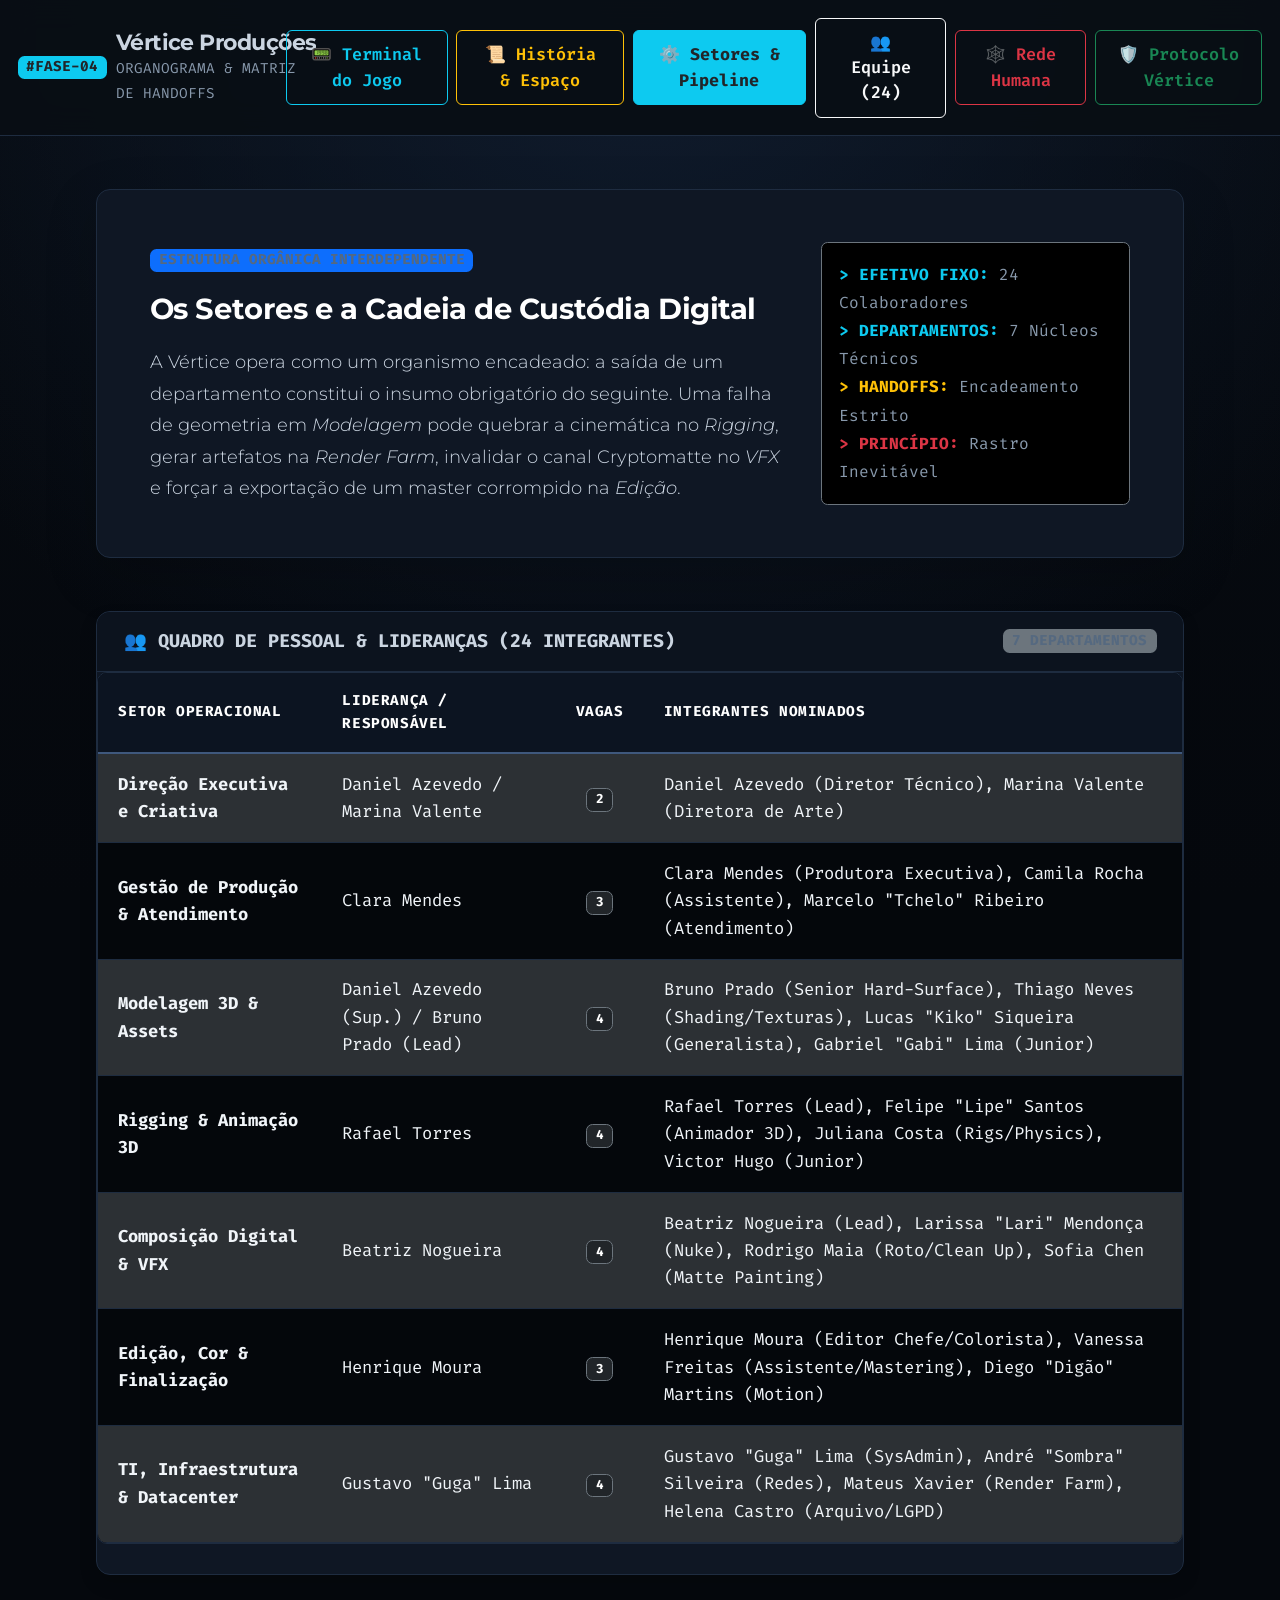
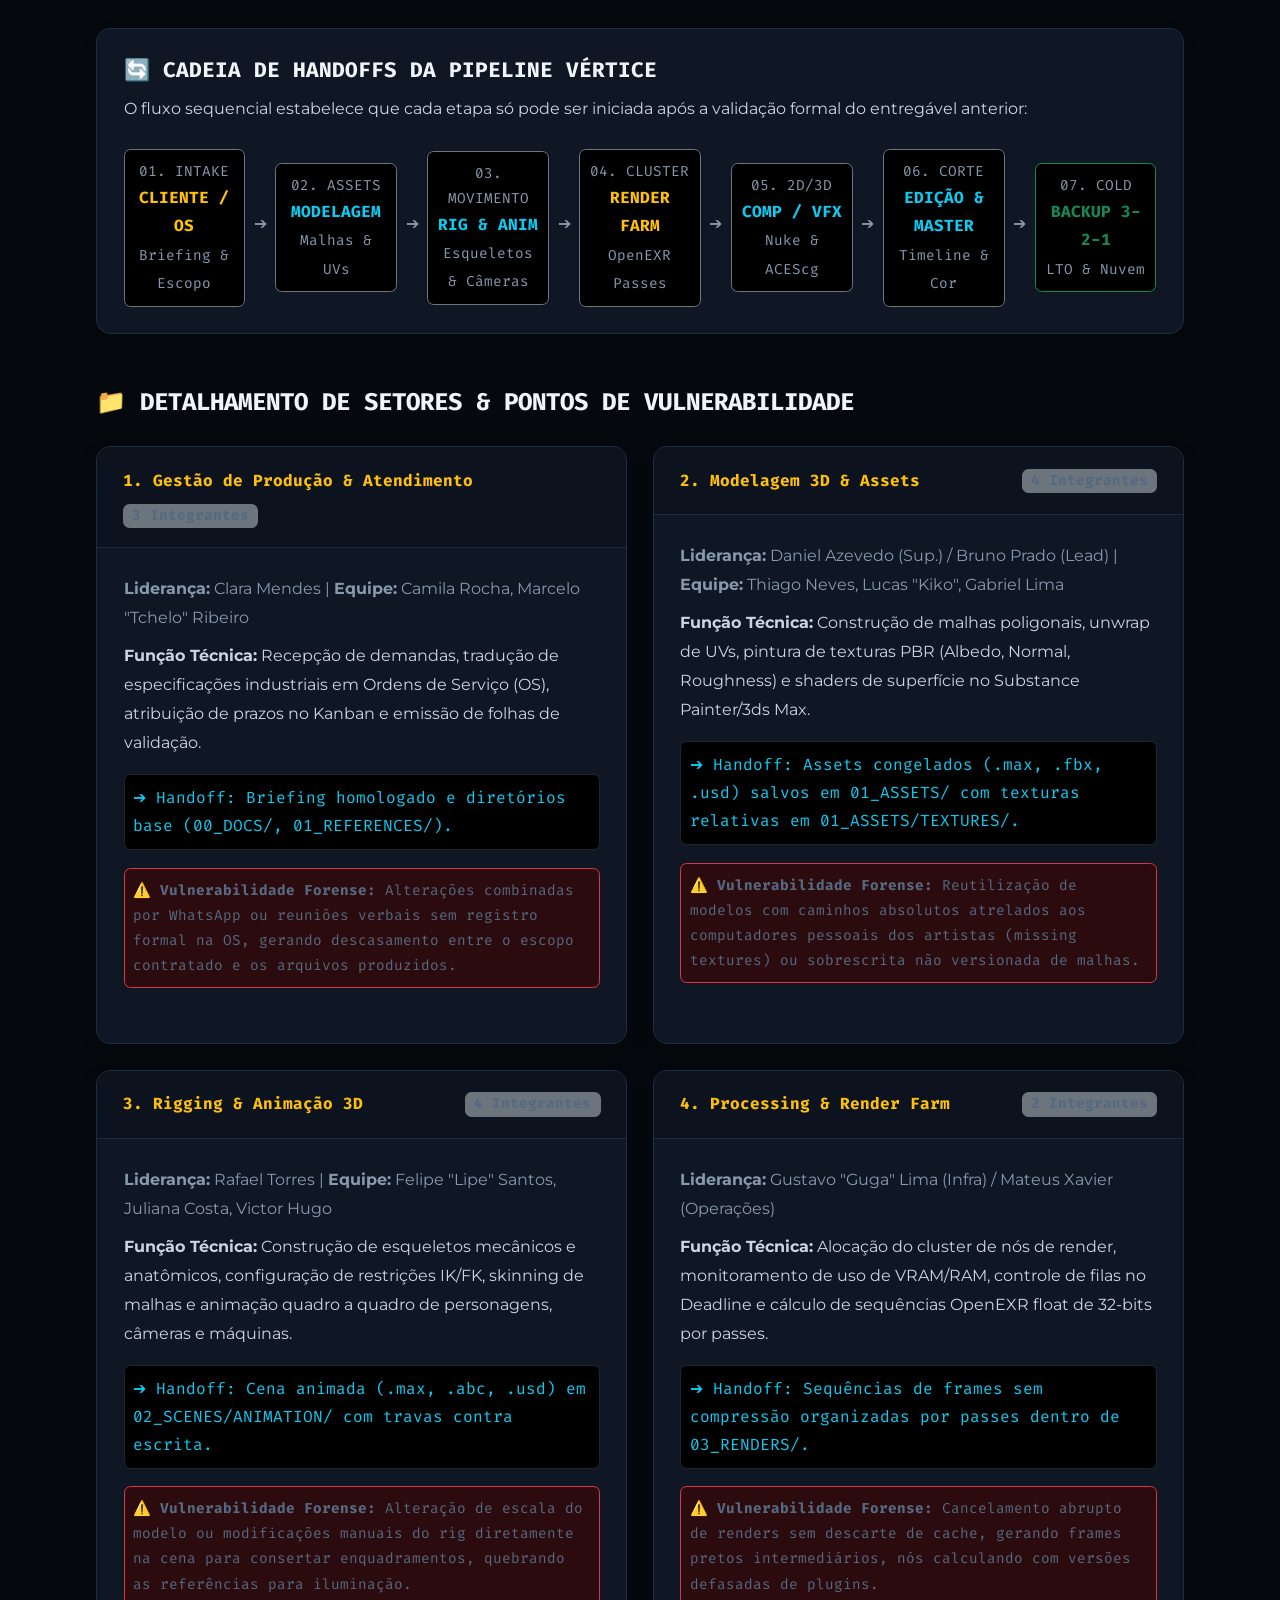
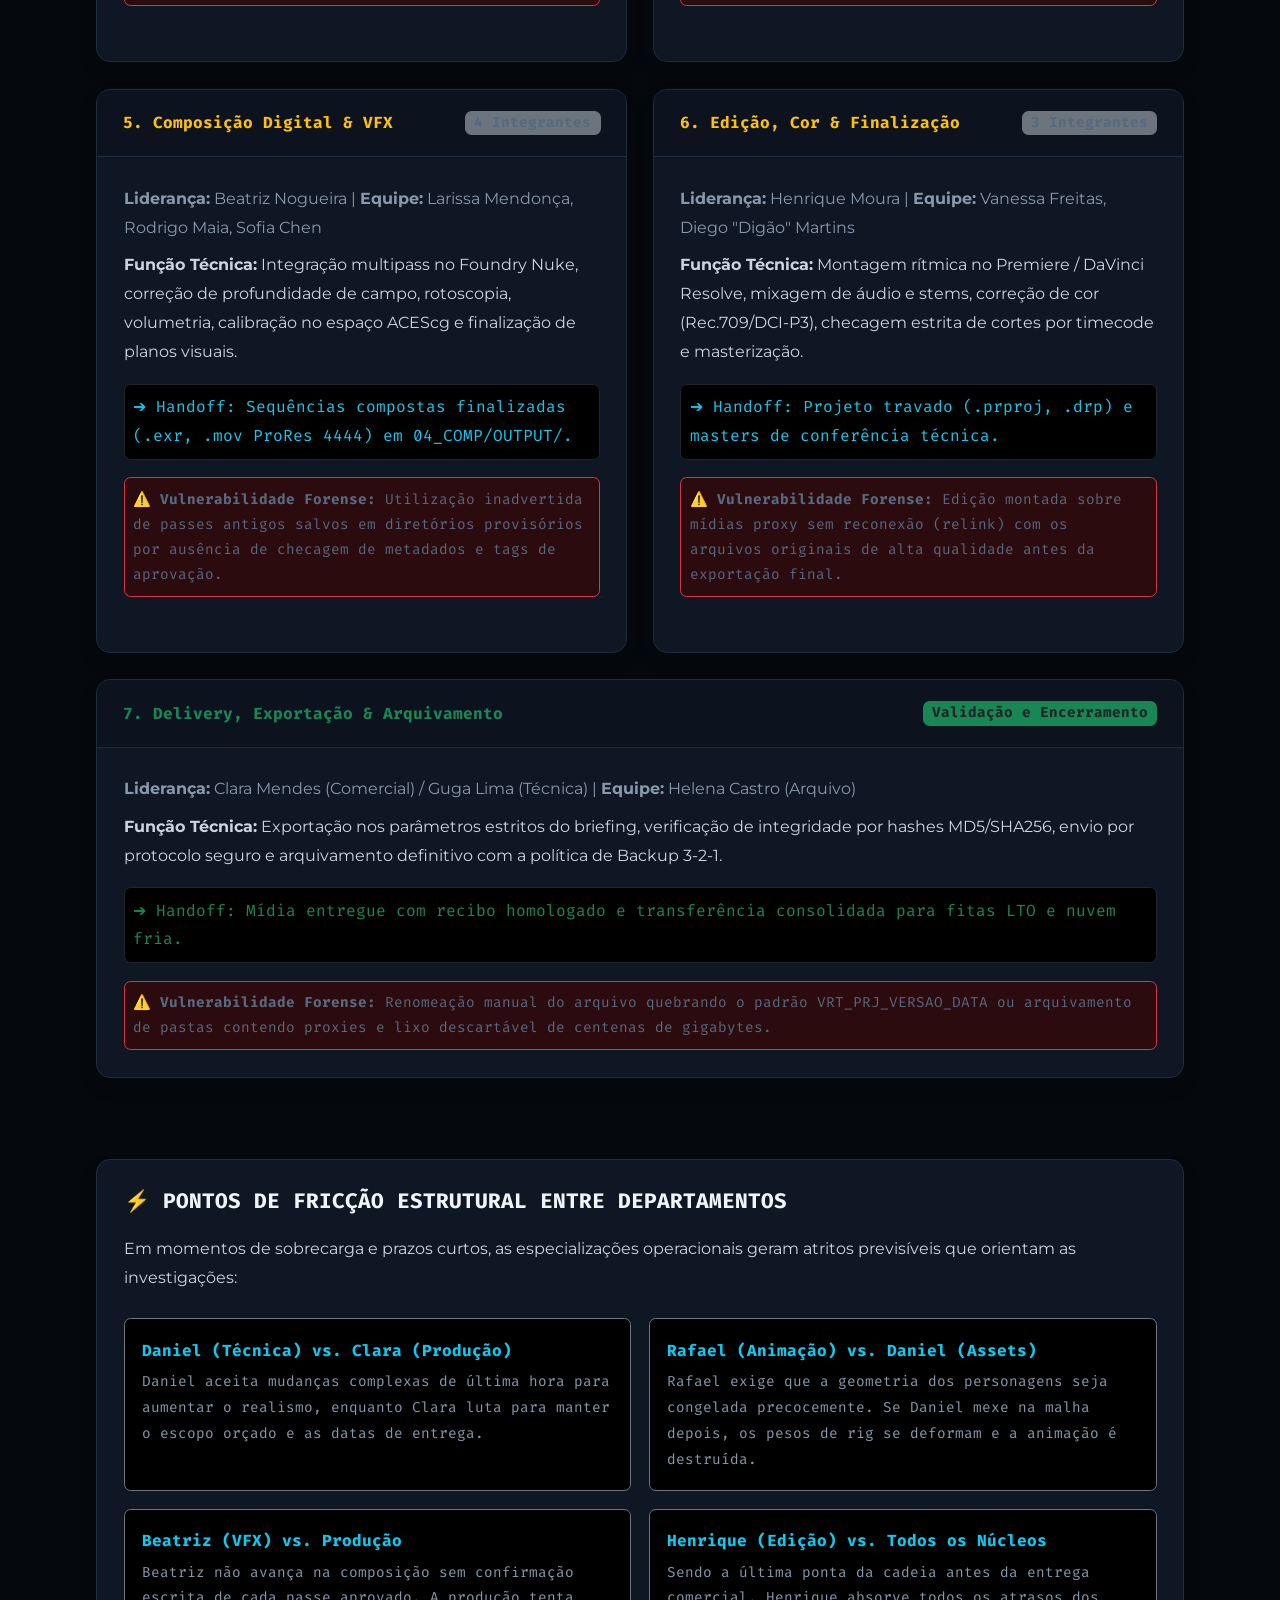
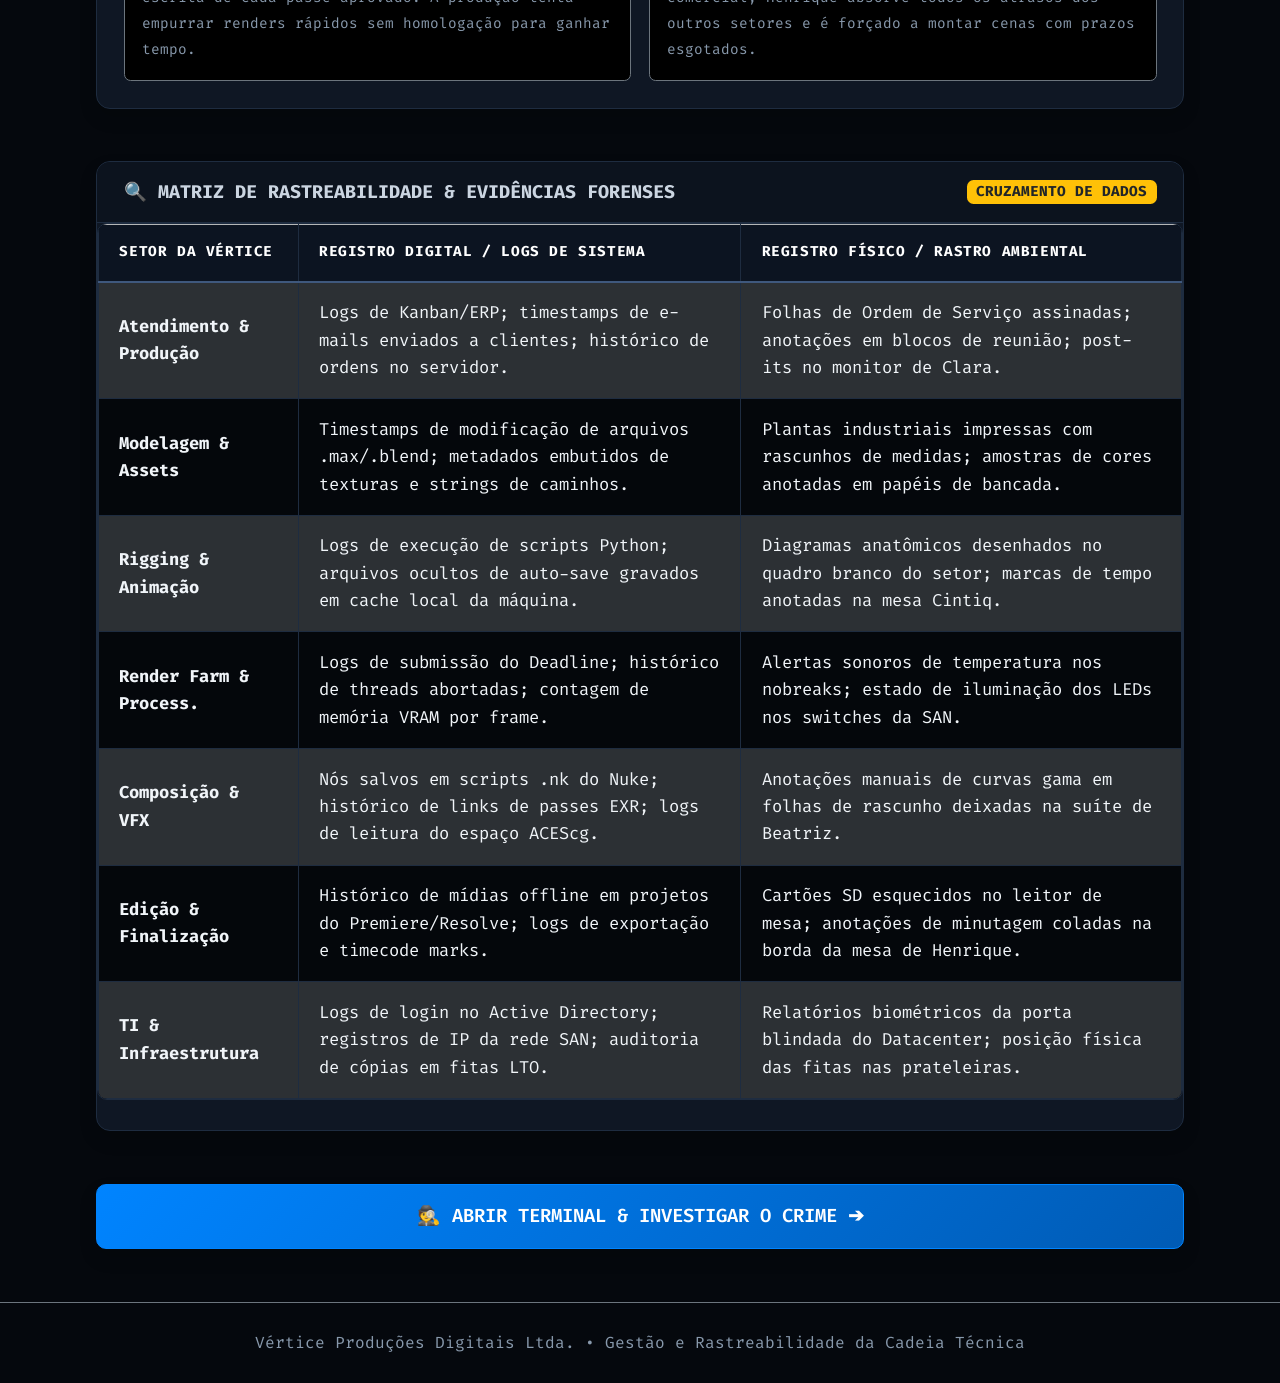
<file: setores.html>
<!DOCTYPE html>
<html lang="pt-BR" data-bs-theme="dark">

<head>
    <meta charset="UTF-8">
    <meta name="viewport" content="width=device-width, initial-scale=1.0, maximum-scale=5.0">
    <title>Setores & Fluxo Operacional — Vértice Produções Digitais</title>
    <!-- Bootstrap 5 CSS -->
    <link href="https://cdn.jsdelivr.net/npm/bootstrap@5.3.3/dist/css/bootstrap.min.css" rel="stylesheet">
    <!-- Google Fonts -->
    <link
        href="https://fonts.googleapis.com/css2?family=Fira+Code:wght@400;600&family=Montserrat:wght@400;600;700;900&display=swap"
        rel="stylesheet">
    <link rel="stylesheet" href="css/style.css">
</head>

<body>

    <!-- Header / Barra de Navegação Responsiva com Menu Mobile -->
    <header
        class="navbar navbar-expand-xl navbar-dark bg-dark border-bottom border-secondary sticky-top px-3 py-2 py-md-3">
        <div class="container-fluid px-0">

            <!-- Identificação da Empresa / Logo -->
            <div class="d-flex align-items-center gap-2 me-auto">
                <span class="badge bg-info text-dark px-2 py-1 fw-bold font-monospace extra-small">#FASE-04</span>
                <div>
                    <h1 class="h6 m-0 text-light fw-bold text-nowrap mobile-brand-title">Vértice Produções</h1>
                    <small class="text-muted font-monospace d-none d-sm-block extra-small">ORGANOGRAMA & MATRIZ DE
                        HANDOFFS</small>
                </div>
            </div>

            <!-- Botão Hamburguer para Celulares -->
            <button class="navbar-toggler border-secondary p-2 ms-2" type="button" data-bs-toggle="collapse"
                data-bs-target="#navMenuVértice" aria-controls="navMenuVértice" aria-expanded="false"
                aria-label="Abrir menu de navegação">
                <span class="navbar-toggler-icon"></span>
            </button>

            <!-- Menu de Links (Colapsável em Telas Menores) -->
            <div class="collapse navbar-collapse mt-3 mt-xl-0" id="navMenuVértice">
                <nav
                    class="d-flex flex-column flex-xl-row align-items-stretch align-items-xl-center gap-2 ms-xl-auto font-monospace small">
                    <a href="index.html" class="btn btn-outline-info btn-sm text-start text-xl-center">
                        📟 Terminal do Jogo
                    </a>
                    <a href="historia.html" class="btn btn-outline-warning btn-sm text-start text-xl-center">
                        📜 História & Espaço
                    </a>
                    <a href="setores.html" class="btn btn-info btn-sm text-start text-xl-center text-dark fw-bold">
                        ⚙️ Setores & Pipeline
                    </a>
                    <a href="equipe.html" class="btn btn-outline-light btn-sm text-start text-xl-center">
                        👥 Equipe (24)
                    </a>
                    <a href="rede-humana.html" class="btn btn-outline-danger btn-sm text-start text-xl-center">
                        🕸️ Rede Humana
                    </a>
                    <a href="protocolo.html" class="btn btn-outline-success btn-sm text-start text-xl-center">
                        🛡️ Protocolo Vértice
                    </a>
                </nav>
            </div>

        </div>
    </header>

    <main class="container my-3 my-md-5 px-3 px-sm-4">

        <!-- Apresentação Institucional -->
        <section class="card bg-panel border-secondary shadow-lg mb-4 mb-md-5 p-3 p-sm-4 p-md-5">
            <div class="row align-items-center g-3 g-md-4">
                <div class="col-lg-8">
                    <span
                        class="badge bg-primary text-uppercase px-2 py-1 mb-2 mb-md-3 font-monospace extra-small">Estrutura
                        Orgânica Interdependente</span>
                    <h2 class="h3 h2-md fw-bold text-light">Os Setores e a Cadeia de Custódia Digital</h2>
                    <p class="text-light-sub lead fs-6 mt-2 mt-md-3 mb-0">
                        A Vértice opera como um organismo encadeado: a saída de um departamento constitui o insumo
                        obrigatório do seguinte. Uma falha de geometria em <em>Modelagem</em> pode quebrar a cinemática
                        no <em>Rigging</em>, gerar artefatos na <em>Render Farm</em>, invalidar o canal Cryptomatte no
                        <em>VFX</em> e forçar a exportação de um master corrompido na <em>Edição</em>.
                    </p>
                </div>
                <div class="col-lg-4">
                    <div class="p-3 bg-black rounded border border-secondary font-monospace small">
                        <span class="text-info fw-bold">> EFETIVO FIXO:</span> 24 Colaboradores<br>
                        <span class="text-info fw-bold">> DEPARTAMENTOS:</span> 7 Núcleos Técnicos<br>
                        <span class="text-warning fw-bold">> HANDOFFS:</span> Encadeamento Estrito<br>
                        <span class="text-danger fw-bold">> PRINCÍPIO:</span> Rastro Inevitável
                    </div>
                </div>
            </div>
        </section>

        <!-- 1. Quadro Organizacional (Tabela de Colaboradores) -->
        <section class="card bg-panel border-secondary shadow mb-4 mb-md-5">
            <div
                class="card-header bg-dark d-flex justify-content-between align-items-center flex-wrap gap-2 py-3 px-3 px-md-4">
                <h3 class="h6 h5-md text-warning fw-bold m-0 font-monospace">👥 QUADRO DE PESSOAL & LIDERANÇAS (24
                    INTEGRANTES)</h3>
                <span class="badge bg-secondary font-monospace extra-small">7 DEPARTAMENTOS</span>
            </div>
            <div class="card-body p-0">
                <div class="table-responsive">
                    <table class="table table-dark table-striped table-hover m-0 font-monospace small align-middle">
                        <thead>
                            <tr class="table-secondary">
                                <th style="min-width: 180px;">SETOR OPERACIONAL</th>
                                <th style="min-width: 160px;">LIDERANÇA / RESPONSÁVEL</th>
                                <th class="text-center" style="width: 70px;">VAGAS</th>
                                <th style="min-width: 250px;">INTEGRANTES NOMINADOS</th>
                            </tr>
                        </thead>
                        <tbody>
                            <tr>
                                <td class="text-info fw-bold">Direção Executiva e Criativa</td>
                                <td>Daniel Azevedo / Marina Valente</td>
                                <td class="text-center"><span class="badge bg-dark border border-secondary">2</span>
                                </td>
                                <td>Daniel Azevedo (Diretor Técnico), Marina Valente (Diretora de Arte)</td>
                            </tr>
                            <tr>
                                <td class="text-info fw-bold">Gestão de Produção & Atendimento</td>
                                <td>Clara Mendes</td>
                                <td class="text-center"><span class="badge bg-dark border border-secondary">3</span>
                                </td>
                                <td>Clara Mendes (Produtora Executiva), Camila Rocha (Assistente), Marcelo "Tchelo"
                                    Ribeiro (Atendimento)</td>
                            </tr>
                            <tr>
                                <td class="text-info fw-bold">Modelagem 3D & Assets</td>
                                <td>Daniel Azevedo (Sup.) / Bruno Prado (Lead)</td>
                                <td class="text-center"><span class="badge bg-dark border border-secondary">4</span>
                                </td>
                                <td>Bruno Prado (Senior Hard-Surface), Thiago Neves (Shading/Texturas), Lucas "Kiko"
                                    Siqueira (Generalista), Gabriel "Gabi" Lima (Junior)</td>
                            </tr>
                            <tr>
                                <td class="text-info fw-bold">Rigging & Animação 3D</td>
                                <td>Rafael Torres</td>
                                <td class="text-center"><span class="badge bg-dark border border-secondary">4</span>
                                </td>
                                <td>Rafael Torres (Lead), Felipe "Lipe" Santos (Animador 3D), Juliana Costa
                                    (Rigs/Physics), Victor Hugo (Junior)</td>
                            </tr>
                            <tr>
                                <td class="text-info fw-bold">Composição Digital & VFX</td>
                                <td>Beatriz Nogueira</td>
                                <td class="text-center"><span class="badge bg-dark border border-secondary">4</span>
                                </td>
                                <td>Beatriz Nogueira (Lead), Larissa "Lari" Mendonça (Nuke), Rodrigo Maia (Roto/Clean
                                    Up), Sofia Chen (Matte Painting)</td>
                            </tr>
                            <tr>
                                <td class="text-info fw-bold">Edição, Cor & Finalização</td>
                                <td>Henrique Moura</td>
                                <td class="text-center"><span class="badge bg-dark border border-secondary">3</span>
                                </td>
                                <td>Henrique Moura (Editor Chefe/Colorista), Vanessa Freitas (Assistente/Mastering),
                                    Diego "Digão" Martins (Motion)</td>
                            </tr>
                            <tr>
                                <td class="text-info fw-bold">TI, Infraestrutura & Datacenter</td>
                                <td>Gustavo "Guga" Lima</td>
                                <td class="text-center"><span class="badge bg-dark border border-secondary">4</span>
                                </td>
                                <td>Gustavo "Guga" Lima (SysAdmin), André "Sombra" Silveira (Redes), Mateus Xavier
                                    (Render Farm), Helena Castro (Arquivo/LGPD)</td>
                            </tr>
                        </tbody>
                    </table>
                </div>
            </div>
        </section>

        <!-- 2. Diagrama de Fluxo / Pipeline Handoff (Adaptativo Mobile e Desktop) -->
        <section class="card bg-panel border-secondary shadow mb-4 mb-md-5 p-3 p-sm-4">
            <h3 class="h5 text-info fw-bold mb-2 font-monospace">🔄 CADEIA DE HANDOFFS DA PIPELINE VÉRTICE</h3>
            <p class="text-light-sub small mb-4">
                O fluxo sequencial estabelece que cada etapa só pode ser iniciada após a validação formal do entregável
                anterior:
            </p>

            <div class="row g-2 text-center font-monospace small align-items-center">

                <!-- 01 -->
                <div class="col-12 col-md">
                    <div class="p-2 bg-black border border-secondary rounded">
                        <span class="text-muted d-block extra-small">01. INTAKE</span>
                        <strong class="text-warning d-block">CLIENTE / OS</strong>
                        <span class="text-muted extra-small">Briefing & Escopo</span>
                    </div>
                </div>

                <div class="col-12 col-md-auto text-muted my-1 my-md-0">
                    <span class="d-none d-md-inline">➔</span>
                    <span class="d-md-none text-info">⬇</span>
                </div>

                <!-- 02 -->
                <div class="col-12 col-md">
                    <div class="p-2 bg-black border border-secondary rounded">
                        <span class="text-muted d-block extra-small">02. ASSETS</span>
                        <strong class="text-info d-block">MODELAGEM</strong>
                        <span class="text-muted extra-small">Malhas & UVs</span>
                    </div>
                </div>

                <div class="col-12 col-md-auto text-muted my-1 my-md-0">
                    <span class="d-none d-md-inline">➔</span>
                    <span class="d-md-none text-info">⬇</span>
                </div>

                <!-- 03 -->
                <div class="col-12 col-md">
                    <div class="p-2 bg-black border border-secondary rounded">
                        <span class="text-muted d-block extra-small">03. MOVIMENTO</span>
                        <strong class="text-info d-block">RIG & ANIM</strong>
                        <span class="text-muted extra-small">Esqueletos & Câmeras</span>
                    </div>
                </div>

                <div class="col-12 col-md-auto text-muted my-1 my-md-0">
                    <span class="d-none d-md-inline">➔</span>
                    <span class="d-md-none text-info">⬇</span>
                </div>

                <!-- 04 -->
                <div class="col-12 col-md">
                    <div class="p-2 bg-black border border-secondary rounded">
                        <span class="text-muted d-block extra-small">04. CLUSTER</span>
                        <strong class="text-warning d-block">RENDER FARM</strong>
                        <span class="text-muted extra-small">OpenEXR Passes</span>
                    </div>
                </div>

                <div class="col-12 col-md-auto text-muted my-1 my-md-0">
                    <span class="d-none d-md-inline">➔</span>
                    <span class="d-md-none text-info">⬇</span>
                </div>

                <!-- 05 -->
                <div class="col-12 col-md">
                    <div class="p-2 bg-black border border-secondary rounded">
                        <span class="text-muted d-block extra-small">05. 2D/3D</span>
                        <strong class="text-info d-block">COMP / VFX</strong>
                        <span class="text-muted extra-small">Nuke & ACEScg</span>
                    </div>
                </div>

                <div class="col-12 col-md-auto text-muted my-1 my-md-0">
                    <span class="d-none d-md-inline">➔</span>
                    <span class="d-md-none text-info">⬇</span>
                </div>

                <!-- 06 -->
                <div class="col-12 col-md">
                    <div class="p-2 bg-black border border-secondary rounded">
                        <span class="text-muted d-block extra-small">06. CORTE</span>
                        <strong class="text-info d-block">EDIÇÃO & MASTER</strong>
                        <span class="text-muted extra-small">Timeline & Cor</span>
                    </div>
                </div>

                <div class="col-12 col-md-auto text-muted my-1 my-md-0">
                    <span class="d-none d-md-inline">➔</span>
                    <span class="d-md-none text-info">⬇</span>
                </div>

                <!-- 07 -->
                <div class="col-12 col-md">
                    <div class="p-2 bg-black border border-success rounded">
                        <span class="text-muted d-block extra-small">07. COLD</span>
                        <strong class="text-success d-block">BACKUP 3-2-1</strong>
                        <span class="text-muted extra-small">LTO & Nuvem</span>
                    </div>
                </div>

            </div>
        </section>

        <!-- 3. Mapeamento Detalhado dos 7 Setores -->
        <section class="mb-4 mb-md-5">
            <h3 class="h4 text-light fw-bold mb-3 mb-md-4 font-monospace">📁 DETALHAMENTO DE SETORES & PONTOS DE
                VULNERABILIDADE</h3>

            <div class="row g-3 g-md-4">

                <!-- 1. Produção -->
                <div class="col-lg-6">
                    <div class="card bg-panel border-secondary h-100 shadow">
                        <div
                            class="card-header bg-dark d-flex justify-content-between align-items-center flex-wrap gap-2">
                            <span class="text-warning fw-bold font-monospace small">1. Gestão de Produção &
                                Atendimento</span>
                            <span class="badge bg-secondary font-monospace extra-small">3 Integrantes</span>
                        </div>
                        <div class="card-body p-3 p-md-4">
                            <p class="small text-muted mb-2"><strong>Liderança:</strong> Clara Mendes |
                                <strong>Equipe:</strong> Camila Rocha, Marcelo "Tchelo" Ribeiro
                            </p>
                            <p class="text-light-sub small">
                                <strong>Função Técnica:</strong> Recepção de demandas, tradução de especificações
                                industriais em Ordens de Serviço (OS), atribuição de prazos no Kanban e emissão de
                                folhas de validação.
                            </p>
                            <div class="p-2 bg-black rounded border border-dark small font-monospace text-info mb-3">
                                ➔ Handoff: Briefing homologado e diretórios base (00_DOCS/, 01_REFERENCES/).
                            </div>
                            <div class="alert alert-danger border-danger p-2 mb-0 font-monospace extra-small">
                                ⚠️ <strong>Vulnerabilidade Forense:</strong> Alterações combinadas por WhatsApp ou
                                reuniões verbais sem registro formal na OS, gerando descasamento entre o escopo
                                contratado e os arquivos produzidos.
                            </div>
                        </div>
                    </div>
                </div>

                <!-- 2. Modelagem -->
                <div class="col-lg-6">
                    <div class="card bg-panel border-secondary h-100 shadow">
                        <div
                            class="card-header bg-dark d-flex justify-content-between align-items-center flex-wrap gap-2">
                            <span class="text-warning fw-bold font-monospace small">2. Modelagem 3D & Assets</span>
                            <span class="badge bg-secondary font-monospace extra-small">4 Integrantes</span>
                        </div>
                        <div class="card-body p-3 p-md-4">
                            <p class="small text-muted mb-2"><strong>Liderança:</strong> Daniel Azevedo (Sup.) / Bruno
                                Prado (Lead) | <strong>Equipe:</strong> Thiago Neves, Lucas "Kiko", Gabriel Lima</p>
                            <p class="text-light-sub small">
                                <strong>Função Técnica:</strong> Construção de malhas poligonais, unwrap de UVs, pintura
                                de texturas PBR (Albedo, Normal, Roughness) e shaders de superfície no Substance
                                Painter/3ds Max.
                            </p>
                            <div class="p-2 bg-black rounded border border-dark small font-monospace text-info mb-3">
                                ➔ Handoff: Assets congelados (.max, .fbx, .usd) salvos em 01_ASSETS/ com texturas
                                relativas em 01_ASSETS/TEXTURES/.
                            </div>
                            <div class="alert alert-danger border-danger p-2 mb-0 font-monospace extra-small">
                                ⚠️ <strong>Vulnerabilidade Forense:</strong> Reutilização de modelos com caminhos
                                absolutos atrelados aos computadores pessoais dos artistas (missing textures) ou
                                sobrescrita não versionada de malhas.
                            </div>
                        </div>
                    </div>
                </div>

                <!-- 3. Rigging & Animação -->
                <div class="col-lg-6">
                    <div class="card bg-panel border-secondary h-100 shadow">
                        <div
                            class="card-header bg-dark d-flex justify-content-between align-items-center flex-wrap gap-2">
                            <span class="text-warning fw-bold font-monospace small">3. Rigging & Animação 3D</span>
                            <span class="badge bg-secondary font-monospace extra-small">4 Integrantes</span>
                        </div>
                        <div class="card-body p-3 p-md-4">
                            <p class="small text-muted mb-2"><strong>Liderança:</strong> Rafael Torres |
                                <strong>Equipe:</strong> Felipe "Lipe" Santos, Juliana Costa, Victor Hugo
                            </p>
                            <p class="text-light-sub small">
                                <strong>Função Técnica:</strong> Construção de esqueletos mecânicos e anatômicos,
                                configuração de restrições IK/FK, skinning de malhas e animação quadro a quadro de
                                personagens, câmeras e máquinas.
                            </p>
                            <div class="p-2 bg-black rounded border border-dark small font-monospace text-info mb-3">
                                ➔ Handoff: Cena animada (.max, .abc, .usd) em 02_SCENES/ANIMATION/ com travas contra
                                escrita.
                            </div>
                            <div class="alert alert-danger border-danger p-2 mb-0 font-monospace extra-small">
                                ⚠️ <strong>Vulnerabilidade Forense:</strong> Alteração de escala do modelo ou
                                modificações manuais do rig diretamente na cena para consertar enquadramentos, quebrando
                                as referências para iluminação.
                            </div>
                        </div>
                    </div>
                </div>

                <!-- 4. Render Farm -->
                <div class="col-lg-6">
                    <div class="card bg-panel border-secondary h-100 shadow">
                        <div
                            class="card-header bg-dark d-flex justify-content-between align-items-center flex-wrap gap-2">
                            <span class="text-warning fw-bold font-monospace small">4. Processing & Render Farm</span>
                            <span class="badge bg-secondary font-monospace extra-small">2 Integrantes</span>
                        </div>
                        <div class="card-body p-3 p-md-4">
                            <p class="small text-muted mb-2"><strong>Liderança:</strong> Gustavo "Guga" Lima (Infra) /
                                Mateus Xavier (Operações)</p>
                            <p class="text-light-sub small">
                                <strong>Função Técnica:</strong> Alocação do cluster de nós de render, monitoramento de
                                uso de VRAM/RAM, controle de filas no Deadline e cálculo de sequências OpenEXR float de
                                32-bits por passes.
                            </p>
                            <div class="p-2 bg-black rounded border border-dark small font-monospace text-info mb-3">
                                ➔ Handoff: Sequências de frames sem compressão organizadas por passes dentro de
                                03_RENDERS/.
                            </div>
                            <div class="alert alert-danger border-danger p-2 mb-0 font-monospace extra-small">
                                ⚠️ <strong>Vulnerabilidade Forense:</strong> Cancelamento abrupto de renders sem
                                descarte de cache, gerando frames pretos intermediários, nós calculando com versões
                                defasadas de plugins.
                            </div>
                        </div>
                    </div>
                </div>

                <!-- 5. Composição e VFX -->
                <div class="col-lg-6">
                    <div class="card bg-panel border-secondary h-100 shadow">
                        <div
                            class="card-header bg-dark d-flex justify-content-between align-items-center flex-wrap gap-2">
                            <span class="text-warning fw-bold font-monospace small">5. Composição Digital & VFX</span>
                            <span class="badge bg-secondary font-monospace extra-small">4 Integrantes</span>
                        </div>
                        <div class="card-body p-3 p-md-4">
                            <p class="small text-muted mb-2"><strong>Liderança:</strong> Beatriz Nogueira |
                                <strong>Equipe:</strong> Larissa Mendonça, Rodrigo Maia, Sofia Chen
                            </p>
                            <p class="text-light-sub small">
                                <strong>Função Técnica:</strong> Integração multipass no Foundry Nuke, correção de
                                profundidade de campo, rotoscopia, volumetria, calibração no espaço ACEScg e finalização
                                de planos visuais.
                            </p>
                            <div class="p-2 bg-black rounded border border-dark small font-monospace text-info mb-3">
                                ➔ Handoff: Sequências compostas finalizadas (.exr, .mov ProRes 4444) em 04_COMP/OUTPUT/.
                            </div>
                            <div class="alert alert-danger border-danger p-2 mb-0 font-monospace extra-small">
                                ⚠️ <strong>Vulnerabilidade Forense:</strong> Utilização inadvertida de passes antigos
                                salvos em diretórios provisórios por ausência de checagem de metadados e tags de
                                aprovação.
                            </div>
                        </div>
                    </div>
                </div>

                <!-- 6. Edição e Cor -->
                <div class="col-lg-6">
                    <div class="card bg-panel border-secondary h-100 shadow">
                        <div
                            class="card-header bg-dark d-flex justify-content-between align-items-center flex-wrap gap-2">
                            <span class="text-warning fw-bold font-monospace small">6. Edição, Cor & Finalização</span>
                            <span class="badge bg-secondary font-monospace extra-small">3 Integrantes</span>
                        </div>
                        <div class="card-body p-3 p-md-4">
                            <p class="small text-muted mb-2"><strong>Liderança:</strong> Henrique Moura |
                                <strong>Equipe:</strong> Vanessa Freitas, Diego "Digão" Martins
                            </p>
                            <p class="text-light-sub small">
                                <strong>Função Técnica:</strong> Montagem rítmica no Premiere / DaVinci Resolve, mixagem
                                de áudio e stems, correção de cor (Rec.709/DCI-P3), checagem estrita de cortes por
                                timecode e masterização.
                            </p>
                            <div class="p-2 bg-black rounded border border-dark small font-monospace text-info mb-3">
                                ➔ Handoff: Projeto travado (.prproj, .drp) e masters de conferência técnica.
                            </div>
                            <div class="alert alert-danger border-danger p-2 mb-0 font-monospace extra-small">
                                ⚠️ <strong>Vulnerabilidade Forense:</strong> Edição montada sobre mídias proxy sem
                                reconexão (relink) com os arquivos originais de alta qualidade antes da exportação
                                final.
                            </div>
                        </div>
                    </div>
                </div>

                <!-- 7. Delivery & Arquivamento -->
                <div class="col-12">
                    <div class="card bg-panel border-success shadow">
                        <div
                            class="card-header bg-dark d-flex justify-content-between align-items-center flex-wrap gap-2">
                            <span class="text-success fw-bold font-monospace small">7. Delivery, Exportação &
                                Arquivamento</span>
                            <span class="badge bg-success text-dark font-monospace extra-small">Validação e
                                Encerramento</span>
                        </div>
                        <div class="card-body p-3 p-md-4">
                            <p class="small text-muted mb-2"><strong>Liderança:</strong> Clara Mendes (Comercial) / Guga
                                Lima (Técnica) | <strong>Equipe:</strong> Helena Castro (Arquivo)</p>
                            <p class="text-light-sub small">
                                <strong>Função Técnica:</strong> Exportação nos parâmetros estritos do briefing,
                                verificação de integridade por hashes MD5/SHA256, envio por protocolo seguro e
                                arquivamento definitivo com a política de Backup 3-2-1.
                            </p>
                            <div class="p-2 bg-black rounded border border-dark small font-monospace text-success mb-3">
                                ➔ Handoff: Mídia entregue com recibo homologado e transferência consolidada para fitas
                                LTO e nuvem fria.
                            </div>
                            <div class="alert alert-danger border-danger p-2 mb-0 font-monospace extra-small">
                                ⚠️ <strong>Vulnerabilidade Forense:</strong> Renomeação manual do arquivo quebrando o
                                padrão VRT_PRJ_VERSAO_DATA ou arquivamento de pastas contendo proxies e lixo descartável
                                de centenas de gigabytes.
                            </div>
                        </div>
                    </div>
                </div>

            </div>
        </section>

        <!-- 4. Fricções Estruturais e Psicologia sob Pressão -->
        <section class="card bg-panel border-secondary shadow mb-4 mb-md-5 p-3 p-sm-4">
            <h3 class="h5 text-warning fw-bold mb-3 font-monospace">⚡ PONTOS DE FRICÇÃO ESTRUTURAL ENTRE DEPARTAMENTOS
            </h3>
            <p class="text-light-sub small mb-4">
                Em momentos de sobrecarga e prazos curtos, as especializações operacionais geram atritos previsíveis que
                orientam as investigações:
            </p>
            <div class="row g-3 font-monospace small">
                <div class="col-md-6">
                    <div class="p-3 bg-black rounded border border-secondary h-100">
                        <strong class="text-info d-block mb-1">Daniel (Técnica) vs. Clara (Produção)</strong>
                        <p class="text-muted extra-small mb-0">Daniel aceita mudanças complexas de última hora para
                            aumentar o realismo, enquanto Clara luta para manter o escopo orçado e as datas de entrega.
                        </p>
                    </div>
                </div>
                <div class="col-md-6">
                    <div class="p-3 bg-black rounded border border-secondary h-100">
                        <strong class="text-info d-block mb-1">Rafael (Animação) vs. Daniel (Assets)</strong>
                        <p class="text-muted extra-small mb-0">Rafael exige que a geometria dos personagens seja
                            congelada precocemente. Se Daniel mexe na malha depois, os pesos de rig se deformam e a
                            animação é destruída.</p>
                    </div>
                </div>
                <div class="col-md-6">
                    <div class="p-3 bg-black rounded border border-secondary h-100">
                        <strong class="text-info d-block mb-1">Beatriz (VFX) vs. Produção</strong>
                        <p class="text-muted extra-small mb-0">Beatriz não avança na composição sem confirmação escrita
                            de cada passe aprovado. A produção tenta empurrar renders rápidos sem homologação para
                            ganhar tempo.</p>
                    </div>
                </div>
                <div class="col-md-6">
                    <div class="p-3 bg-black rounded border border-secondary h-100">
                        <strong class="text-info d-block mb-1">Henrique (Edição) vs. Todos os Núcleos</strong>
                        <p class="text-muted extra-small mb-0">Sendo a última ponta da cadeia antes da entrega
                            comercial, Henrique absorve todos os atrasos dos outros setores e é forçado a montar cenas
                            com prazos esgotados.</p>
                    </div>
                </div>
            </div>
        </section>

        <!-- 5. Matriz de Evidências Forenses por Setor -->
        <section class="card bg-panel border-warning shadow mb-4 mb-md-5">
            <div
                class="card-header bg-dark d-flex justify-content-between align-items-center flex-wrap gap-2 py-3 px-3 px-md-4">
                <h3 class="h6 h5-md text-warning fw-bold m-0 font-monospace">🔍 MATRIZ DE RASTREABILIDADE & EVIDÊNCIAS
                    FORENSES</h3>
                <span class="badge bg-warning text-dark font-monospace fw-bold extra-small">CRUZAMENTO DE DADOS</span>
            </div>
            <div class="card-body p-0">
                <div class="table-responsive">
                    <table class="table table-dark table-striped table-bordered m-0 font-monospace small align-middle">
                        <thead>
                            <tr class="table-secondary">
                                <th style="min-width: 170px;">SETOR DA VÉRTICE</th>
                                <th style="min-width: 250px;">REGISTRO DIGITAL / LOGS DE SISTEMA</th>
                                <th style="min-width: 250px;">REGISTRO FÍSICO / RASTRO AMBIENTAL</th>
                            </tr>
                        </thead>
                        <tbody>
                            <tr>
                                <td class="text-info fw-bold">Atendimento & Produção</td>
                                <td>Logs de Kanban/ERP; timestamps de e-mails enviados a clientes; histórico de ordens
                                    no servidor.</td>
                                <td>Folhas de Ordem de Serviço assinadas; anotações em blocos de reunião; post-its no
                                    monitor de Clara.</td>
                            </tr>
                            <tr>
                                <td class="text-info fw-bold">Modelagem & Assets</td>
                                <td>Timestamps de modificação de arquivos .max/.blend; metadados embutidos de texturas e
                                    strings de caminhos.</td>
                                <td>Plantas industriais impressas com rascunhos de medidas; amostras de cores anotadas
                                    em papéis de bancada.</td>
                            </tr>
                            <tr>
                                <td class="text-info fw-bold">Rigging & Animação</td>
                                <td>Logs de execução de scripts Python; arquivos ocultos de auto-save gravados em cache
                                    local da máquina.</td>
                                <td>Diagramas anatômicos desenhados no quadro branco do setor; marcas de tempo anotadas
                                    na mesa Cintiq.</td>
                            </tr>
                            <tr>
                                <td class="text-info fw-bold">Render Farm & Process.</td>
                                <td>Logs de submissão do Deadline; histórico de threads abortadas; contagem de memória
                                    VRAM por frame.</td>
                                <td>Alertas sonoros de temperatura nos nobreaks; estado de iluminação dos LEDs nos
                                    switches da SAN.</td>
                            </tr>
                            <tr>
                                <td class="text-info fw-bold">Composição & VFX</td>
                                <td>Nós salvos em scripts .nk do Nuke; histórico de links de passes EXR; logs de leitura
                                    do espaço ACEScg.</td>
                                <td>Anotações manuais de curvas gama em folhas de rascunho deixadas na suíte de Beatriz.
                                </td>
                            </tr>
                            <tr>
                                <td class="text-info fw-bold">Edição & Finalização</td>
                                <td>Histórico de mídias offline em projetos do Premiere/Resolve; logs de exportação e
                                    timecode marks.</td>
                                <td>Cartões SD esquecidos no leitor de mesa; anotações de minutagem coladas na borda da
                                    mesa de Henrique.</td>
                            </tr>
                            <tr>
                                <td class="text-info fw-bold">TI & Infraestrutura</td>
                                <td>Logs de login no Active Directory; registros de IP da rede SAN; auditoria de cópias
                                    em fitas LTO.</td>
                                <td>Relatórios biométricos da porta blindada do Datacenter; posição física das fitas nas
                                    prateleiras.</td>
                            </tr>
                        </tbody>
                    </table>
                </div>
            </div>
        </section>

        <!-- CTA para o Terminal -->
        <div class="text-center my-4 my-md-5">
            <a href="index.html" class="btn btn-primary btn-lg w-100 w-sm-auto px-sm-5 py-3 font-monospace shadow">
                🕵️ ABRIR TERMINAL & INVESTIGAR O CRIME ➔
            </a>
        </div>

    </main>

    <footer class="text-center py-4 border-top border-secondary text-muted font-monospace small px-3">
        Vértice Produções Digitais Ltda. • Gestão e Rastreabilidade da Cadeia Técnica
    </footer>

    <!-- Bootstrap 5 JS Bundle (Obrigatório para abrir/fechar o menu mobile) -->
    <script src="https://cdn.jsdelivr.net/npm/bootstrap@5.3.3/dist/js/bootstrap.bundle.min.js"></script>

</body>

</html>
</file>
<file: css/style.css>
/* ==========================================================================
   VÉRTICE DIGITAL FORENSICS — SYSTEM STYLE ENGINE v6.0 PRO
   Design System Tático, Investigativo & Pericial Universal
   Compatibilidade: Smartphones (320px) -> Fablets -> Tablets -> Desktop -> 4K
   ========================================================================== */

/* ==========================================================================
   1. DESIGN TOKENS, PALETA CYBER FORENSE EXPANDIDA & VARIÁVEIS DO SISTEMA
   ========================================================================== */
:root {
  /* Camadas de Profundidade & Superfícies */
  --bg-deep: #05080d;
  --bg-dark: #090e15;
  --panel-bg: #0f1724;
  --panel-card: #141e2e;
  --panel-card-hover: #19263a;
  --terminal-bg: #04070b;
  --overlay-glass: rgba(15, 23, 36, 0.82);

  /* Malhas de Borda e Divisores Táticos */
  --border-dim: #1e2c40;
  --border-medium: #2a3c56;
  --border-bright: #3f587d;
  --border-glow: rgba(0, 210, 255, 0.28);

  /* Espectro Cromático Pericial */
  --neon-cyan: #00e5ff;
  --neon-blue: #00a8ff;
  --neon-violet: #a855f7;
  --neon-green: #00f59b;
  --neon-amber: #f59e0b;
  --neon-red: #ef4444;
  --neon-rose: #f43f5e;
  --neon-slate: #94a3b8;

  /* Respiros de Cor & Variações Translúcidas */
  --tint-cyan: rgba(0, 229, 255, 0.08);
  --tint-green: rgba(0, 245, 155, 0.08);
  --tint-amber: rgba(245, 158, 11, 0.08);
  --tint-red: rgba(239, 68, 68, 0.08);

  /* Tipografia & Hierarquia de Contraste */
  --text-pure: #ffffff;
  --text-main: #f1f5f9;
  --text-sub: #cbd5e1;
  --text-muted: #8899ac;
  --text-dim: #556980;

  /* Sombreamentos e Brilhos Volumétricos */
  --shadow-sm: 0 2px 8px rgba(0, 0, 0, 0.45);
  --shadow-md: 0 8px 24px rgba(0, 0, 0, 0.65);
  --shadow-lg: 0 16px 40px rgba(0, 0, 0, 0.85);
  --glow-cyan: 0 0 20px rgba(0, 229, 255, 0.25);
  --glow-red: 0 0 20px rgba(239, 68, 68, 0.35);

  /* Curvaturas / Raio de Borda Tático */
  --radius-xs: 4px;
  --radius-sm: 6px;
  --radius-md: 10px;
  --radius-lg: 14px;
  --radius-xl: 18px;

  /* Safe Area Insets para Monitores com Notch e Dispositivos Móveis */
  --safe-top: env(safe-area-inset-top, 0px);
  --safe-right: env(safe-area-inset-right, 0px);
  --safe-bottom: env(safe-area-inset-bottom, 0px);
  --safe-left: env(safe-area-inset-left, 0px);

  /* Sobrescrita de Tokens Nativos do Bootstrap 5 Dark */
  --bs-body-color: #f1f5f9;
  --bs-body-bg: #05080d;
  --bs-border-color: #1e2c40;
}

/* ==========================================================================
   2. RESET UNIVERSAL, NORMALIZAÇÃO & BLINDAGEM DE LARGURA
   ========================================================================== */
*,
*::before,
*::after {
  box-sizing: border-box;
  margin: 0;
  padding: 0;
}

html {
  font-size: 17.5px; /* Tamanho base ampliado para conforto imediato */
  width: 100%;
  max-width: 100vw;
  overflow-x: clip;
  scroll-behavior: smooth;
  -webkit-text-size-adjust: 100%;
  text-size-adjust: 100%;
}

body {
  width: 100%;
  max-width: 100vw;
  min-height: 100vh;
  min-height: 100dvh;
  overflow-x: clip;
  background-color: var(--bg-deep);
  background-image:
    radial-gradient(circle at 50% 0%, #101c2e 0%, transparent 75%),
    linear-gradient(180deg, rgba(7, 12, 19, 0.8) 0%, #05080d 100%);
  background-attachment: fixed;
  font-family:
    "Montserrat",
    -apple-system,
    BlinkMacSystemFont,
    "Segoe UI",
    Roboto,
    sans-serif;
  color: var(--text-main) !important;
  line-height: 1.75;
  padding-top: var(--safe-top);
  padding-bottom: var(--safe-bottom);
  padding-left: var(--safe-left);
  padding-right: var(--safe-right);
  -webkit-font-smoothing: antialiased;
  -moz-osx-font-smoothing: grayscale;
}

/* Elementos de Mídia 100% Fluidos */
img,
svg,
video,
canvas {
  max-width: 100%;
  height: auto;
  vertical-align: middle;
}

/* Eliminação de Colapso e Quebras em Layout Flex e Grid */
.container,
.container-fluid,
.row,
.col,
[class*="col-"],
.card,
.card-body,
.d-flex,
.d-grid {
  min-width: 0 !important;
}

main.container,
main.container-fluid {
  position: relative;
  z-index: 1;
}

/* ==========================================================================
   3. TIPOGRAFIA EXPANDIDA (FONTES AMPLAS, NÍTIDAS E FLUIDAS)
   ========================================================================== */
h1,
.h1 {
  font-size: clamp(1.6rem, 3.2vw + 0.85rem, 2.75rem);
  color: var(--text-pure) !important;
  font-weight: 800;
  line-height: 1.25;
  letter-spacing: -0.025em;
  margin-bottom: 0.85rem;
}

h2,
.h2 {
  font-size: clamp(1.35rem, 2.4vw + 0.7rem, 2.15rem);
  color: var(--text-pure) !important;
  font-weight: 700;
  line-height: 1.3;
  letter-spacing: -0.015em;
  margin-bottom: 0.75rem;
}

h3,
.h3 {
  font-size: clamp(1.18rem, 1.8vw + 0.6rem, 1.65rem);
  color: var(--text-pure) !important;
  font-weight: 700;
  line-height: 1.35;
  margin-bottom: 0.65rem;
}

h4,
.h4 {
  font-size: clamp(1.05rem, 1.4vw + 0.5rem, 1.38rem);
  color: var(--text-main) !important;
  font-weight: 600;
  line-height: 1.4;
  margin-bottom: 0.5rem;
}

h5,
.h5 {
  font-size: clamp(0.98rem, 1.1vw + 0.45rem, 1.2rem);
  color: var(--text-main) !important;
  font-weight: 600;
  line-height: 1.45;
}

h6,
.h6 {
  font-size: clamp(0.9rem, 0.9vw + 0.4rem, 1.05rem);
  color: var(--text-sub) !important;
  font-weight: 600;
}

p,
li,
label {
  font-size: 1.05rem;
  color: var(--text-sub);
  line-height: 1.8;
  margin-bottom: 1rem;
}

p:last-child {
  margin-bottom: 0;
}

.lead-text {
  font-size: 1.18rem !important;
  line-height: 1.85 !important;
  color: var(--text-pure) !important;
  font-weight: 400;
}

.body-text {
  font-size: 1.05rem !important;
  line-height: 1.8 !important;
}

small,
.small {
  font-size: 0.92rem !important;
  color: var(--text-muted);
}

.extra-small {
  font-size: 0.82rem !important;
  color: var(--text-dim);
}

.text-light-sub {
  color: var(--text-sub) !important;
}

.text-muted {
  color: var(--text-muted) !important;
}

.text-cyan {
  color: var(--neon-cyan) !important;
}

.text-green {
  color: var(--neon-green) !important;
}

.text-amber {
  color: var(--neon-amber) !important;
}

.text-red {
  color: var(--neon-red) !important;
}

/* Tipografia Monoespaçada Técnica */
.terminal-font,
.font-monospace {
  font-family:
    "Fira Code", ui-monospace, SFMono-Regular, Menlo, Consolas, monospace !important;
}

/* Código em linha sofisticado */
code {
  color: var(--neon-cyan) !important;
  background-color: #060b12;
  padding: 0.18em 0.5em;
  border-radius: var(--radius-xs);
  border: 1px solid var(--border-dim);
  font-family: "Fira Code", monospace !important;
  font-size: 0.88em;
  word-break: break-word;
}

/* Blocos Pré-Formatados */
pre {
  background-color: var(--terminal-bg) !important;
  border: 1px solid var(--border-medium);
  border-radius: var(--radius-md);
  padding: 1rem 1.25rem;
  max-width: 100%;
  overflow-x: auto;
  -webkit-overflow-scrolling: touch;
}

pre code {
  border: none;
  background: transparent;
  padding: 0;
  white-space: pre;
  color: var(--text-sub) !important;
}

/* ==========================================================================
   4. DETALHES TÁTICOS, BORDAS CIBERNÉTICAS & GLASSMORPHISM
   ========================================================================= */
.tactical-border {
  position: relative;
  border: 1px solid var(--border-dim);
}

/* Cantoneiras Táticas Decorativas Periciais */
.corner-bracket {
  position: relative;
}

.corner-bracket::before,
.corner-bracket::after {
  content: "";
  position: absolute;
  width: 10px;
  height: 10px;
  pointer-events: none;
  border-color: var(--neon-cyan);
  border-style: solid;
  z-index: 2;
}

.corner-bracket::before {
  top: -1px;
  left: -1px;
  border-width: 2px 0 0 2px;
}

.corner-bracket::after {
  bottom: -1px;
  right: -1px;
  border-width: 0 2px 2px 0;
}

/* Efeito de Vidro Fosco de Alta Fidelidade */
.glass-panel {
  background: var(--overlay-glass) !important;
  backdrop-filter: blur(14px);
  -webkit-backdrop-filter: blur(14px);
  border: 1px solid rgba(255, 255, 255, 0.08);
}

/* Carimbos e Selos Periciais Oficiais */
.tactical-stamp {
  display: inline-flex;
  align-items: center;
  gap: 6px;
  padding: 5px 12px;
  font-size: 0.78rem;
  font-weight: 700;
  text-transform: uppercase;
  letter-spacing: 0.8px;
  border-radius: var(--radius-xs);
  border: 1px solid transparent;
  font-family: "Fira Code", monospace;
}

.tactical-stamp-danger {
  border-color: var(--neon-red);
  background: var(--tint-red);
  color: #ff8585;
}

.tactical-stamp-warning {
  border-color: var(--neon-amber);
  background: var(--tint-amber);
  color: #fcd34d;
}

.tactical-stamp-success {
  border-color: var(--neon-green);
  background: var(--tint-green);
  color: #6ee7b7;
}

.tactical-stamp-info {
  border-color: var(--neon-cyan);
  background: var(--tint-cyan);
  color: #67e8f9;
}

/* ==========================================================================
   5. HEADER FIXO, BARRA DE NAVEGAÇÃO & PAINEL COLAPSÁVEL
   ========================================================================== */
header.navbar {
  z-index: 1050;
  background: rgba(9, 14, 21, 0.94) !important;
  backdrop-filter: blur(16px);
  -webkit-backdrop-filter: blur(16px);
  border-bottom: 1px solid var(--border-dim) !important;
  padding: 0.85rem 1.25rem;
  transition: all 0.3s ease;
}

.mobile-brand-title {
  font-size: clamp(0.95rem, 1.8vw + 0.45rem, 1.25rem);
  white-space: nowrap;
  overflow: hidden;
  text-overflow: ellipsis;
  max-width: 60vw;
  font-weight: 700;
}

.navbar-toggler {
  border: 1px solid var(--border-medium) !important;
  background-color: var(--panel-bg);
  padding: 9px 14px;
  min-height: 46px;
  min-width: 46px;
  border-radius: var(--radius-sm);
}

.navbar-toggler:focus {
  box-shadow: 0 0 0 3px var(--border-glow) !important;
  outline: none;
}

@media (max-width: 1199.98px) {
  .navbar-collapse {
    background: #0a0f18;
    padding: 18px;
    border-radius: var(--radius-md);
    border: 1px solid var(--border-medium);
    margin-top: 14px;
    max-height: calc(85vh - 70px);
    overflow-y: auto;
    -webkit-overflow-scrolling: touch;
    box-shadow: var(--shadow-lg);
  }

  .navbar-collapse nav .btn {
    padding: 0.85rem 1.15rem;
    font-size: 0.95rem;
    width: 100%;
    margin-bottom: 8px;
    text-align: left;
    display: flex;
    align-items: center;
    justify-content: flex-start;
  }
}

/* ==========================================================================
   6. BOTÕES PERICIAIS, CONTROLES & ÁREAS DE TOQUE OTIMIZADAS
   ========================================================================== */
.btn {
  font-family: inherit;
  font-weight: 600;
  padding: 0.65rem 1.25rem;
  font-size: 0.96rem;
  border-radius: var(--radius-sm);
  transition: all 0.22s cubic-bezier(0.16, 1, 0.3, 1);
  min-height: 46px;
  display: inline-flex;
  align-items: center;
  justify-content: center;
  gap: 8px;
}

.btn-lg {
  min-height: 54px;
  padding: 0.9rem 1.85rem;
  font-size: 1.08rem;
  border-radius: var(--radius-md);
}

.btn-primary {
  background: linear-gradient(135deg, #0084ff 0%, #005bb5 100%) !important;
  border-color: #0084ff !important;
  color: #ffffff !important;
  box-shadow: 0 4px 16px rgba(0, 132, 255, 0.35);
}

.btn-primary:hover,
.btn-primary:focus {
  background: linear-gradient(135deg, #0099ff 0%, #006fd4 100%) !important;
  border-color: #0099ff !important;
  box-shadow: 0 6px 22px rgba(0, 132, 255, 0.55);
  transform: translateY(-1px);
}

.btn-secondary {
  background-color: var(--panel-card) !important;
  border-color: var(--border-medium) !important;
  color: var(--text-main) !important;
}

.btn-secondary:hover,
.btn-secondary:focus {
  background-color: var(--panel-card-hover) !important;
  border-color: var(--border-bright) !important;
  color: var(--text-pure) !important;
  transform: translateY(-1px);
}

.btn-outline-secondary {
  background-color: transparent !important;
  border-color: var(--border-medium) !important;
  color: var(--text-sub) !important;
}

.btn-outline-secondary:hover,
.btn-outline-secondary:focus {
  background-color: var(--panel-card) !important;
  border-color: var(--border-bright) !important;
  color: var(--text-pure) !important;
}

/* Opções Interativas em Formulários e Quizzes Forenses */
.option-btn {
  display: flex;
  align-items: center;
  width: 100%;
  text-align: left;
  padding: 1rem 1.35rem;
  background-color: var(--panel-bg);
  border: 1px solid var(--border-dim);
  color: var(--text-main);
  border-radius: var(--radius-md);
  transition: all 0.2s ease-in-out;
  font-size: 1.02rem;
  line-height: 1.6;
  min-height: 52px;
  cursor: pointer;
  touch-action: manipulation;
  margin-bottom: 0.75rem;
}

.option-btn:hover,
.option-btn:focus-visible {
  background-color: var(--panel-card-hover);
  border-color: var(--neon-cyan);
  color: var(--text-pure);
  box-shadow: 0 4px 18px rgba(0, 229, 255, 0.15);
  outline: none;
  transform: translateY(-2px);
}

.option-btn:active {
  transform: translateY(0);
}

/* ==========================================================================
   7. FORMULÁRIOS BLINDADOS CONTRA ZOOM NO SAFARI/MOBILE
   ========================================================================== */
.form-control,
.form-select {
  background-color: var(--terminal-bg) !important;
  color: var(--text-pure) !important;
  border: 1px solid var(--border-medium) !important;
  border-radius: var(--radius-sm);
  min-height: 48px;
  padding: 0.65rem 1rem;
  font-size: 1.02rem !important;
  transition:
    border-color 0.2s ease,
    box-shadow 0.2s ease;
}

.form-control:focus,
.form-select:focus {
  border-color: var(--neon-cyan) !important;
  box-shadow: 0 0 0 3px var(--border-glow) !important;
  outline: none;
}

@media (max-width: 767.98px) {
  .form-control,
  .form-select,
  input,
  select,
  textarea {
    font-size: 16px !important; /* Impede zoom automático do iOS Safari */
  }
}

/* ==========================================================================
   8. ARQUITETURA DE TABELAS RESPONSIVAS DE ALTA DENSIDADE FORENSE
   ========================================================================== */
.table-responsive {
  display: block;
  width: 100% !important;
  max-width: 100% !important;
  overflow-x: auto !important;
  -webkit-overflow-scrolling: touch;
  border-radius: var(--radius-md);
  border: 1px solid var(--border-dim);
  background: var(--terminal-bg);
  margin-bottom: 1.75rem;
}

@media (max-width: 991.98px) {
  .table-responsive::before {
    content: "↔ Deslize horizontalmente para visualizar o registro pericial completo";
    display: block;
    background: #0c121c;
    color: var(--neon-cyan);
    font-size: 0.76rem;
    padding: 8px 14px;
    border-bottom: 1px solid var(--border-dim);
    text-align: right;
    letter-spacing: 0.5px;
    text-transform: uppercase;
    font-weight: 600;
  }
}

.table-dark {
  --bs-table-bg: transparent;
  --bs-table-border-color: var(--border-dim);
  color: var(--text-main) !important;
  margin-bottom: 0;
  width: 100%;
  border-collapse: collapse;
}

.table-dark th,
.table-dark td {
  color: var(--text-main) !important;
  border-color: var(--border-dim) !important;
  vertical-align: middle;
  padding: 0.95rem 1.15rem;
  font-size: 0.98rem;
  line-height: 1.6;
  white-space: normal !important;
  overflow-wrap: break-word;
}

.table-secondary,
.table-secondary th,
.table-secondary td {
  background-color: #0c1421 !important;
  color: var(--text-pure) !important;
  font-weight: 700;
  border-bottom: 2px solid var(--border-bright) !important;
  letter-spacing: 0.6px;
  font-size: 0.82rem;
  text-transform: uppercase;
}

.table-custom th,
.table-custom td {
  padding: 1rem 1.25rem;
  font-size: 1.02rem;
}

/* ==========================================================================
   9. CARDS, PAINÉIS, QUADRANTES & BADGES PERICIAIS
   ========================================================================== */
.card {
  background-color: var(--panel-bg);
  color: var(--text-main) !important;
  border: 1px solid var(--border-dim) !important;
  box-shadow: var(--shadow-md);
  border-radius: var(--radius-lg);
  overflow: hidden;
  margin-bottom: 1.65rem;
  transition:
    border-color 0.25s ease,
    box-shadow 0.25s ease;
}

.card:hover {
  border-color: var(--border-medium) !important;
}

.card-header {
  background-color: #0c131e !important;
  border-bottom: 1px solid var(--border-dim) !important;
  color: var(--text-pure) !important;
  padding: 1.1rem 1.45rem;
  font-size: 1.1rem;
  font-weight: 700;
}

.bg-panel {
  background-color: var(--panel-bg) !important;
}

.bg-panel-alt {
  background-color: var(--panel-card) !important;
}

.bg-terminal {
  background-color: var(--terminal-bg) !important;
}

/* Quadrante Forense com Efeito de Foco */
.quadrant-box {
  background-color: var(--terminal-bg);
  border: 1px solid var(--border-dim);
  border-radius: var(--radius-md);
  padding: 1.35rem;
  height: 100%;
  transition: all 0.22s ease;
}

.quadrant-box:hover {
  border-color: var(--border-bright);
  box-shadow: 0 6px 20px rgba(0, 0, 0, 0.6);
}

/* Badges de Congelamento (Freezes) com Visual Técnico Sóbrio */
.badge-freeze {
  font-size: 0.82rem;
  letter-spacing: 0.8px;
  font-weight: 700;
  padding: 0.45rem 0.85rem;
  border-radius: var(--radius-xs);
  text-transform: uppercase;
  border: 1px solid rgba(255, 255, 255, 0.12);
}

/* ==========================================================================
   10. DIÁLOGOS FORENSES (O INQUÉRITO EXPANDIDO E IMERSIVO)
   ========================================================================== */
.dialogo-bloco {
  background: var(--terminal-bg);
  border: 1px solid var(--border-dim);
  border-radius: var(--radius-md);
  padding: 1.65rem;
  margin: 1.65rem 0;
  box-shadow: var(--shadow-sm);
}

.dialogo-fala {
  margin-bottom: 1.45rem;
  padding-left: 1.35rem;
  border-left: 3.5px solid var(--border-bright);
  position: relative;
}

.dialogo-fala:last-child {
  margin-bottom: 0;
}

/* Linhas Sutis por Personagem (Discretas e Elegantes) */
.dialogo-fala.fala-henrique {
  border-left-color: #e63946;
}
.dialogo-fala.fala-rafael {
  border-left-color: #3a86ff;
}
.dialogo-fala.fala-clara {
  border-left-color: #00b4d8;
}
.dialogo-fala.fala-marina {
  border-left-color: #fb8500;
}
.dialogo-fala.fala-gabi {
  border-left-color: #d946ef;
}
.dialogo-fala.fala-bruno {
  border-left-color: #94a3b8;
}
.dialogo-fala.fala-guga {
  border-left-color: #10b981;
}

.dialogo-nome {
  font-size: 1.16rem;
  font-weight: 700;
  margin-bottom: 0.35rem;
  display: block;
  color: var(--text-pure);
  letter-spacing: -0.01em;
}

.dialogo-texto {
  font-size: 1.1rem;
  color: var(--text-sub);
  font-style: normal;
  line-height: 1.85;
  margin: 0;
}

/* ==========================================================================
   11. EXPLORADOR SAN, REPOSITÓRIO & AUDITORIA DE ARQUIVOS
   ========================================================================== */
.file-tree {
  max-width: 100%;
  overflow-x: auto;
  -webkit-overflow-scrolling: touch;
}

.file-tree ul {
  list-style: none;
  padding-left: 1.25rem;
  margin-bottom: 0;
}

.file-tree li {
  margin-bottom: 8px;
  font-size: 1rem;
  line-height: 1.6;
}

.file-link {
  color: var(--text-sub);
  padding: 6px 10px;
  border-radius: var(--radius-xs);
  transition: all 0.2s ease;
  display: inline-block;
}

.file-link:hover,
.file-link:focus {
  background-color: var(--panel-card);
  color: var(--neon-cyan) !important;
  transform: translateX(4px);
}

.file-explorer-box {
  max-height: 560px;
  overflow-y: auto;
  -webkit-overflow-scrolling: touch;
  border: 1px solid var(--border-dim);
  border-radius: var(--radius-md);
  padding: 1.25rem;
}

/* ==========================================================================
   12. LINHA DO TEMPO FORENSE EXPANDIDA
   ========================================================================== */
.timeline {
  position: relative;
  padding-left: 32px;
  margin: 1.5rem 0;
}

.timeline::before {
  content: "";
  position: absolute;
  top: 14px;
  bottom: 14px;
  left: 9px;
  width: 2px;
  background: var(--border-medium);
}

.timeline-item {
  position: relative;
  margin-bottom: 2.25rem;
}

.timeline-item:last-child {
  margin-bottom: 0;
}

.timeline-item::before {
  content: "";
  position: absolute;
  left: -32px;
  top: 12px;
  width: 16px;
  height: 16px;
  border-radius: 50%;
  background-color: var(--bg-deep);
  border: 3px solid var(--border-bright);
  z-index: 1;
}

.timeline-item:hover::before {
  border-color: var(--neon-cyan);
  box-shadow: 0 0 12px var(--neon-cyan);
}

/* ==========================================================================
   13. BLUEPRINT TÁTICO, QUADRO DE EVIDÊNCIAS & SCANLINE
   ========================================================================== */
.blueprint-tactical-grid {
  position: relative;
  background-color: #04070c;
  background-image:
    linear-gradient(rgba(0, 210, 255, 0.05) 1px, transparent 1px),
    linear-gradient(90deg, rgba(0, 210, 255, 0.05) 1px, transparent 1px);
  background-size: 24px 24px;
  border: 1px solid var(--border-dim);
  border-radius: var(--radius-lg);
  padding: clamp(16px, 2.5vw, 30px);
}

.evidence-box {
  background-color: var(--terminal-bg);
  border-left: 4px solid var(--border-bright);
  border-radius: 0 var(--radius-md) var(--radius-md) 0;
  padding: 1.15rem;
  margin-bottom: 1rem;
}

.evidence-frame {
  background-color: #020305;
  border: 1px solid var(--border-dim);
  border-radius: var(--radius-md);
  overflow: hidden;
  position: relative;
}

.evidence-frame img {
  width: 100%;
  height: auto;
  aspect-ratio: 16 / 10;
  object-fit: cover;
  display: block;
  filter: contrast(105%) brightness(95%);
}

.evidence-tag {
  font-size: 0.82rem;
  letter-spacing: 0.8px;
  color: var(--text-sub);
  padding: 10px 14px;
  text-transform: uppercase;
  font-weight: 700;
  background: rgba(4, 7, 12, 0.96);
  border-top: 1px solid var(--border-dim);
  display: flex;
  justify-content: space-between;
  align-items: center;
}

/* ==========================================================================
   14. REDE HUMANA, ORGANOGRAMA & MICROTRIADAS
   ========================================================================== */
.org-circuit-container {
  position: relative;
  background: radial-gradient(circle at 50% 10%, #111a28 0%, #06090e 100%);
  border: 1px solid var(--border-dim);
  border-radius: var(--radius-xl);
  padding: 28px 18px;
  width: 100%;
  overflow-x: auto;
  -webkit-overflow-scrolling: touch;
}

.avatar-box {
  width: 48px;
  height: 48px;
  background: #15202e;
  border-radius: var(--radius-md);
  display: inline-flex;
  align-items: center;
  justify-content: center;
  font-size: 1.4rem;
  border: 1px solid var(--border-medium);
  color: #ffffff;
  flex-shrink: 0;
}

.triad-box-modern {
  background: #090f17;
  border: 1px solid var(--border-dim);
  border-radius: var(--radius-lg);
  padding: 1.35rem;
  height: 100%;
  position: relative;
}

/* ==========================================================================
   15. PULSOS DE STATUS, ANIMAÇÃO & ACESSIBILIDADE
   ========================================================================== */
.pulse-dot {
  display: inline-block;
  width: 9px;
  height: 9px;
  border-radius: 50%;
  background-color: var(--neon-cyan);
  animation: radarPulse 1.8s infinite ease-out;
  vertical-align: middle;
}

@keyframes radarPulse {
  0% {
    box-shadow: 0 0 0 0 rgba(0, 229, 255, 0.6);
  }
  70% {
    box-shadow: 0 0 0 10px rgba(0, 229, 255, 0);
  }
  100% {
    box-shadow: 0 0 0 0 rgba(0, 229, 255, 0);
  }
}

/* Modo Sem Animação para Acessibilidade */
@media (prefers-reduced-motion: reduce) {
  *,
  *::before,
  *::after {
    animation-duration: 0.001ms !important;
    animation-iteration-count: 1 !important;
    transition-duration: 0.001ms !important;
    scroll-behavior: auto !important;
  }
}

/* ==========================================================================
   16. SCROLLBAR MODERNA DISCRETA
   ========================================================================== */
::-webkit-scrollbar {
  width: 7px;
  height: 7px;
}

::-webkit-scrollbar-track {
  background: #04070b;
}

::-webkit-scrollbar-thumb {
  background: #1c2b3d;
  border-radius: 4px;
}

::-webkit-scrollbar-thumb:hover {
  background: #2a3f59;
}

/* ==========================================================================
   17. IMPRESSÃO LIMPA & LAUDO PERICIAL EM PAPEL
   ========================================================================== */
@media print {
  body {
    background: #ffffff !important;
    color: #000000 !important;
    font-size: 12pt;
    line-height: 1.5;
  }

  header,
  .navbar,
  .btn,
  .table-responsive::before,
  .pulse-dot {
    display: none !important;
  }

  .card {
    border: 1px solid #777777 !important;
    background: #ffffff !important;
    color: #000000 !important;
    box-shadow: none !important;
    page-break-inside: avoid;
  }

  .table-dark {
    color: #000000 !important;
  }

  .table-dark th,
  .table-dark td {
    color: #000000 !important;
    border-color: #888888 !important;
  }
}
</file>
